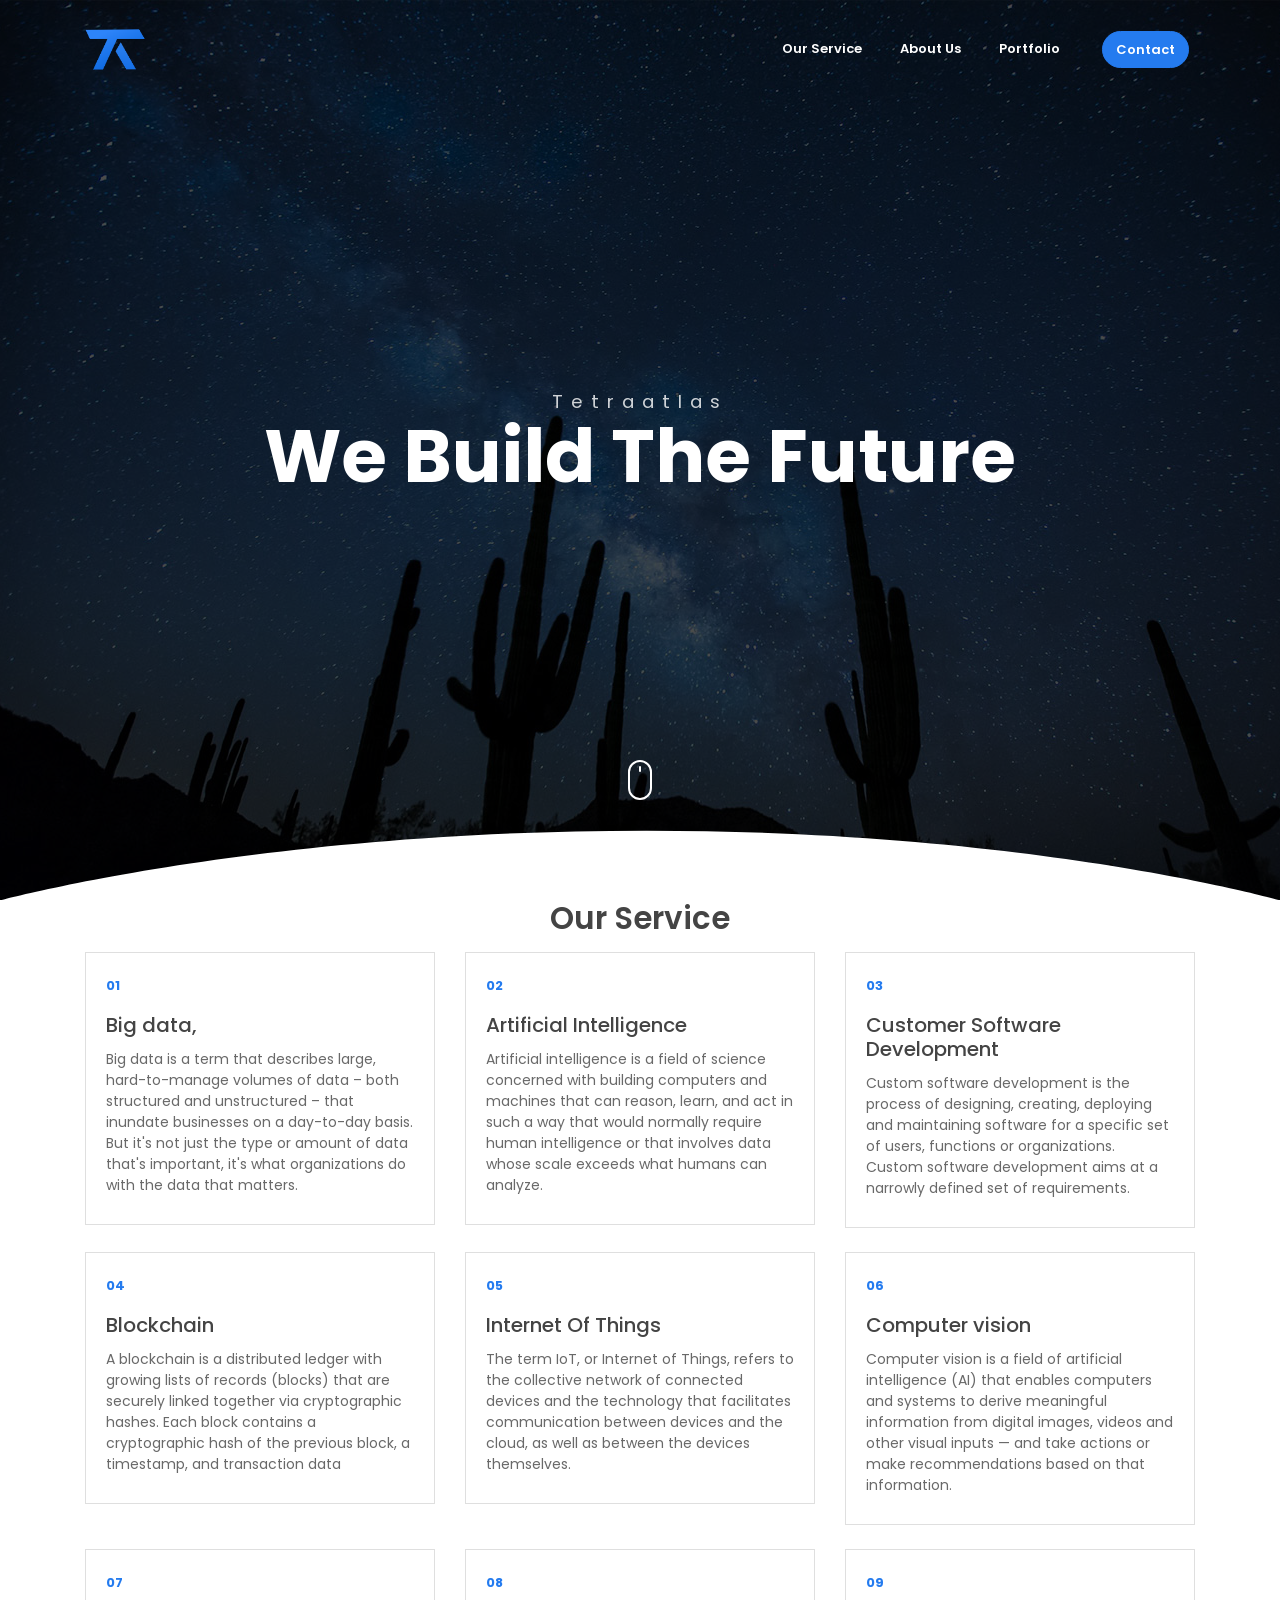
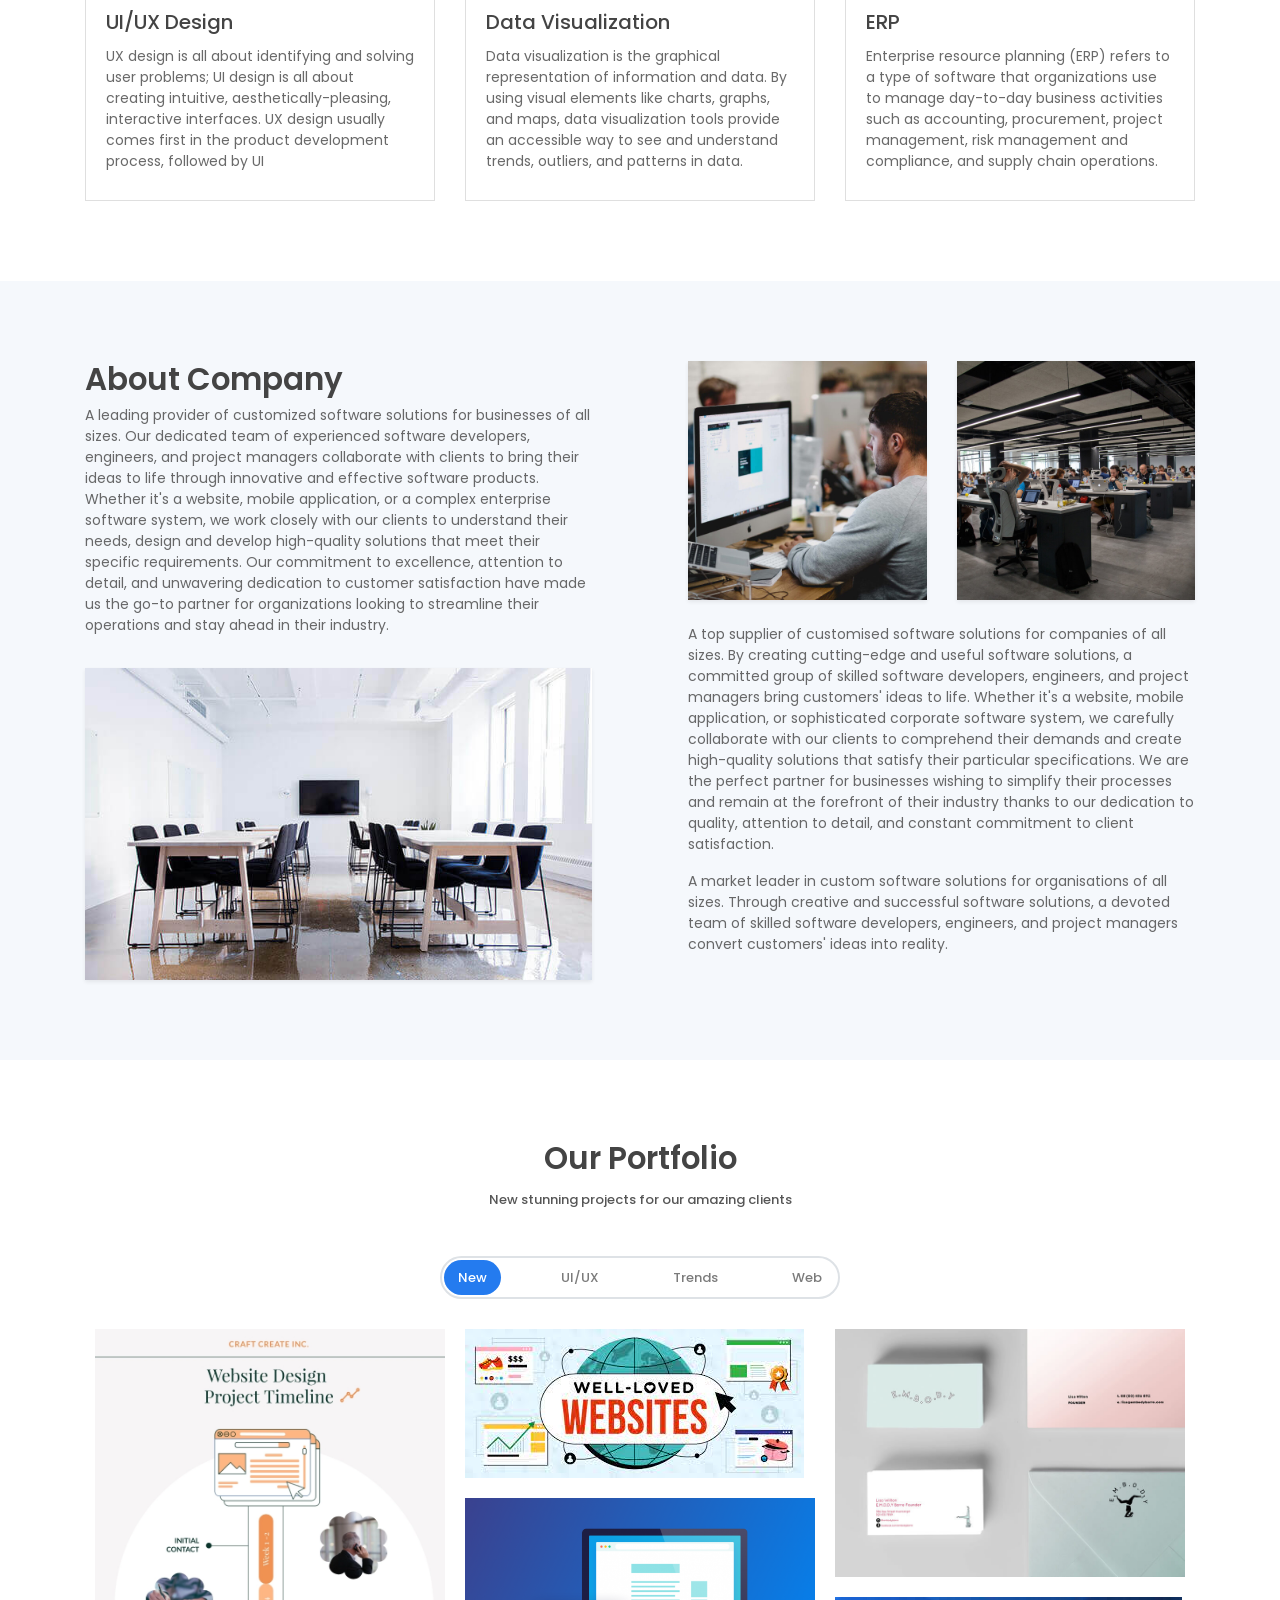
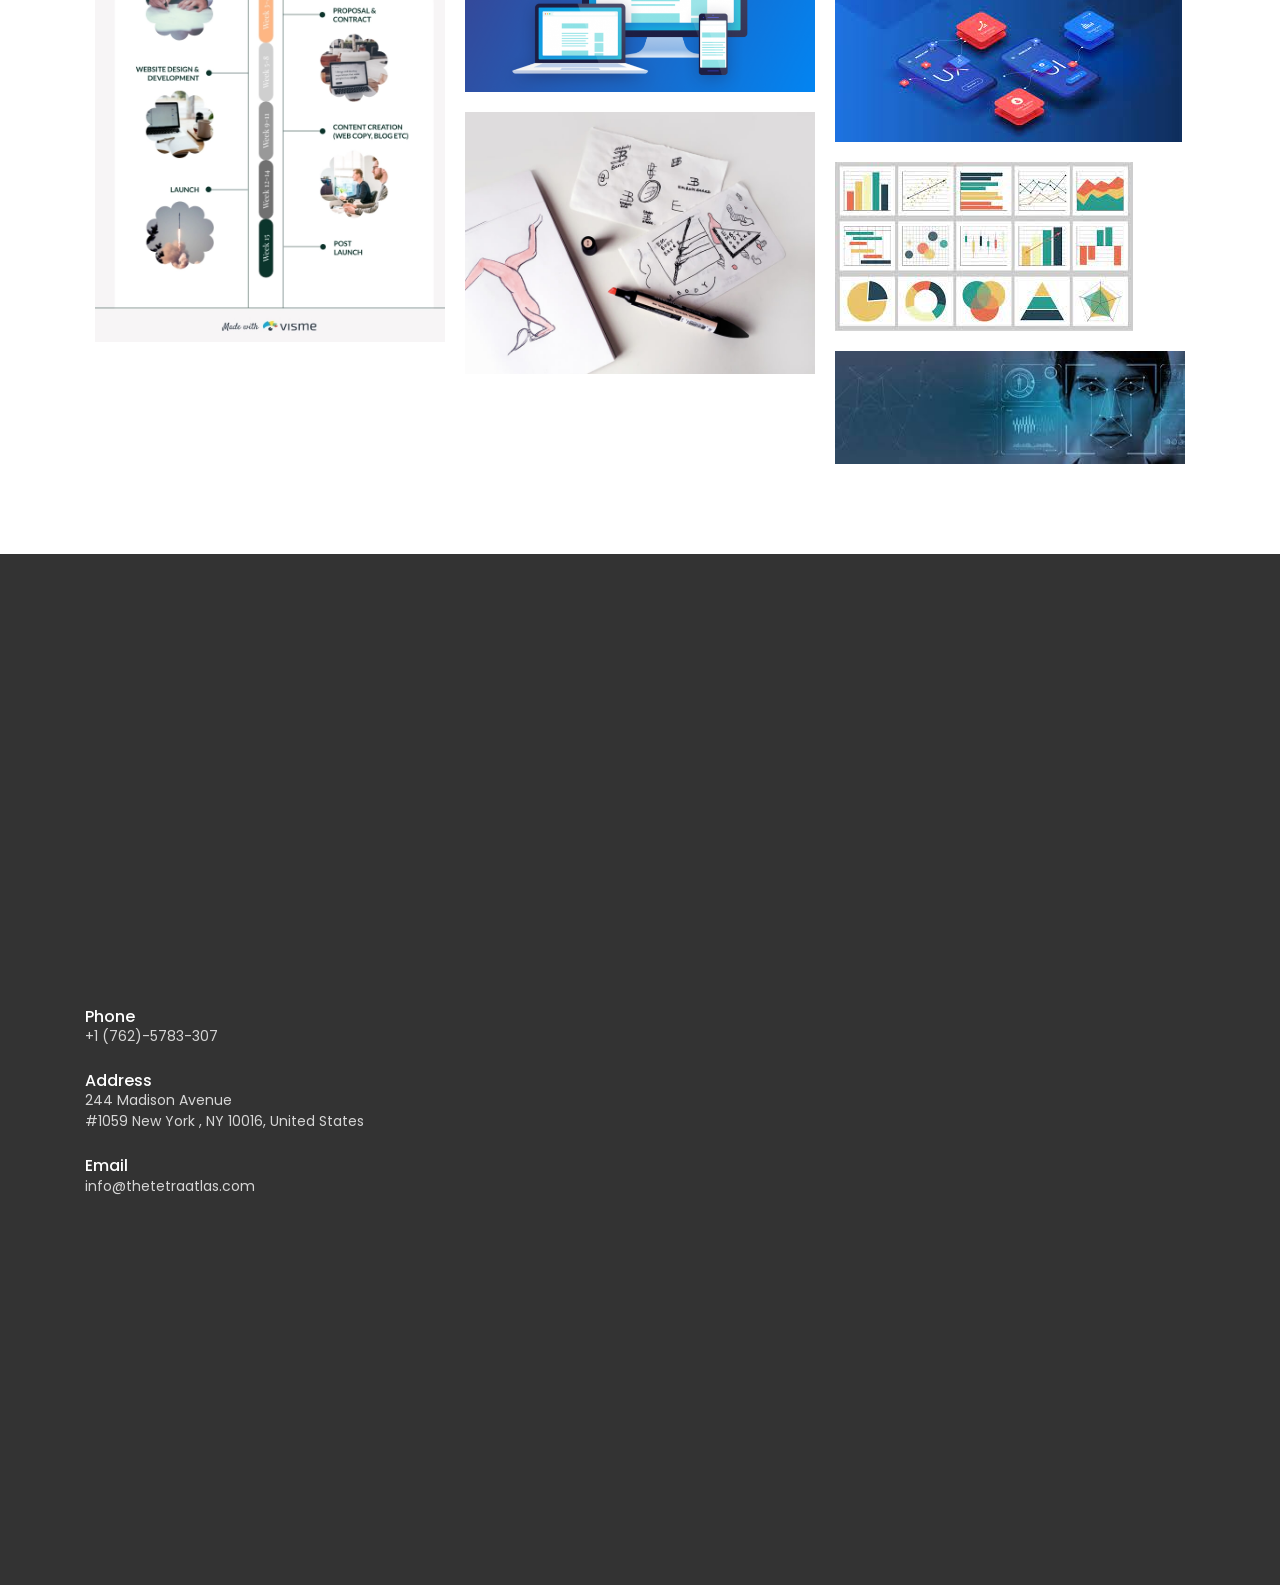
<file: index.html>
<!DOCTYPE html>
<html lang="en">
<head>
	<meta charset="utf-8">
    <meta name="viewport" content="width=device-width, initial-scale=1, shrink-to-fit=no">
    <meta name="description" content="Start your development with Tetraatlas">
    <meta name="author" content="Devcrud">
    <title>TetraAtlas</title>
    <!-- font icons -->
    <link rel="stylesheet" href="assets/vendors/themify-icons/css/themify-icons.css">
    <!-- Bootstrap + Tetraatlasmain styles -->
	<link rel="stylesheet" href="assets/css/leadmark.css">
</head>
<body data-spy="scroll" data-target=".navbar" data-offset="40" id="home">

    <!-- page Navigation -->
    <nav class="navbar custom-navbar navbar-expand-md navbar-light fixed-top" data-spy="affix" data-offset-top="10">
        <div class="container">
            <a class="navbar-brand" href="#">
                <img src="assets/imgs/logo.png" alt="">
            </a>
            <button class="navbar-toggler ml-auto" type="button" data-toggle="collapse" data-target="#navbarSupportedContent" aria-controls="navbarSupportedContent" aria-expanded="false" aria-label="Toggle navigation">
                <span class="navbar-toggler-icon"></span>
            </button>
            <div class="collapse navbar-collapse" id="navbarSupportedContent">
                <ul class="navbar-nav ml-auto">                     
                    <li class="nav-item">
                        <a class="nav-link" href="#service">Our Service</a>
                    </li>
                    <li class="nav-item">
                        <a class="nav-link" href="#about">About Us</a>
                    </li>
                    <li class="nav-item">
                        <a class="nav-link" href="#portfolio">Portfolio</a>
                    </li>
                    <!-- <li class="nav-item">
                        <a class="nav-link" href="#blog">Blog</a>
                    </li> -->
                    <li class="nav-item">
                        <a class="nav-link ml-4 nav-link btn btn-primary btn-sm rounded" href="#contact" class="ml-4 nav-link btn btn-primary btn-sm rounded">Contact</a>
                    </li>
                   
                </ul>
            </div>
        </div>
    </nav>
    <!-- End Of Second Navigation -->

    <!-- Page Header -->
    <header class="header">
        <div class="overlay">
            <h1 class="subtitle">Tetraatlas</h1>
            <h1 class="title">We Build The Future</h1>  
        </div>  
        <div class="shape">
            <svg viewBox="0 0 1500 200">
                <path d="m 0,240 h 1500.4828 v -71.92164 c 0,0 -286.2763,-81.79324 -743.19024,-81.79324 C 300.37862,86.28512 0,168.07836 0,168.07836 Z"/>
            </svg>
        </div>  
        <div class="mouse-icon"><div class="wheel"></div></div>
    </header>
    <!-- End Of Page Header -->

    <!-- Service Section -->
    <section  id="service" class="section pt-0">
        <div class="container">
            <h6 class="section-title text-center">Our Service</h6>
            

            <div class="row">
                <div class="col-md-4">
                    <div class="card mb-4 mb-md-0">
                        <div class="card-body">
                            <small class="text-primary font-weight-bold">01</small>
                            <h5 class="card-title mt-3"> Big data, <h5>
                            <p class="mb-0">
                                Big data is a term that describes large, hard-to-manage volumes of data – both structured and unstructured – that inundate businesses on a day-to-day basis. But it's not just the type or amount of data that's important, it's what organizations do with the data that matters.                            </p>
                        </div>
                    </div>
                </div>
                <div class="col-md-4">
                    <div class="card mb-4 mb-md-0">
                        <div class="card-body">
                            <small class="text-primary font-weight-bold">02</small>
                            <h5 class="card-title mt-3">Artificial Intelligence<h5>
                            <p class="mb-0">
                                Artificial intelligence is a field of science concerned with building computers and machines that can reason, learn, and act in such a way that would normally require human intelligence or that involves data whose scale exceeds what humans can analyze.                            </p>
                        </div>
                    </div>
                </div>
                <div class="col-md-4">
                    <div class="card mb-4 mb-md-0">
                        <div class="card-body">
                            <small class="text-primary font-weight-bold">03</small>
                            <h5 class="card-title mt-3">Customer Software Development<h5>
                            <p class="mb-0">
                                Custom software development is the process of designing, creating, deploying and maintaining software for a specific set of users, functions or organizations. Custom software development aims at a narrowly defined set of requirements.</p>
                        </div>
                    </div>
                </div>              
            </div>

            <br>
            <div class="row">
                <div class="col-md-4">
                    <div class="card mb-4 mb-md-0">
                        <div class="card-body">
                            <small class="text-primary font-weight-bold">04</small>
                            <h5 class="card-title mt-3"> Blockchain <h5>
                            <p class="mb-0">
                                A blockchain is a distributed ledger with growing lists of records (blocks) that are securely linked together via cryptographic hashes. Each block contains a cryptographic hash of the previous block, a timestamp, and transaction data 
                            </p>
                        </div>
                    </div>
                </div>
                <div class="col-md-4">
                    <div class="card mb-4 mb-md-0">
                        <div class="card-body">
                            <small class="text-primary font-weight-bold">05</small>
                            <h5 class="card-title mt-3">Internet Of Things<h5>
                            <p class="mb-0">
                                The term IoT, or Internet of Things, refers to the collective network of connected devices and the technology that facilitates communication between devices and the cloud, as well as between the devices themselves.                            </p>
                        </div>
                    </div>
                </div>
                <div class="col-md-4">
                    <div class="card mb-4 mb-md-0">
                        <div class="card-body">
                            <small class="text-primary font-weight-bold">06</small>
                            <h5 class="card-title mt-3">Computer vision<h5>
                            <p class="mb-0">
                                Computer vision is a field of artificial intelligence (AI) that enables computers and systems to derive meaningful information from digital images, videos and other visual inputs — and take actions or make recommendations based on that information.                            </p>
                        </div>
                    </div>
                </div>              
            </div>
            <br>
            <div class="row">
                <div class="col-md-4">
                    <div class="card mb-4 mb-md-0">
                        <div class="card-body">
                            <small class="text-primary font-weight-bold">07</small>
                            <h5 class="card-title mt-3"> UI/UX Design <h5>
                            <p class="mb-0">
                                UX design is all about identifying and solving user problems; UI design is all about creating intuitive, aesthetically-pleasing, interactive interfaces. UX design usually comes first in the product development process, followed by UI                            </p>
                        </div>
                    </div>
                </div>
                <div class="col-md-4">
                    <div class="card mb-4 mb-md-0">
                        <div class="card-body">
                            <small class="text-primary font-weight-bold">08</small>
                            <h5 class="card-title mt-3">Data Visualization<h5>
                            <p class="mb-0">
                                Data visualization is the graphical representation of information and data. By using visual elements like charts, graphs, and maps, data visualization tools provide an accessible way to see and understand trends, outliers, and patterns in data.                            </p>
                        </div>
                    </div>
                </div>
                <div class="col-md-4">
                    <div class="card mb-4 mb-md-0">
                        <div class="card-body">
                            <small class="text-primary font-weight-bold">09</small>
                            <h5 class="card-title mt-3">ERP<h5>
                            <p class="mb-0">
                                Enterprise resource planning (ERP) refers to a type of software that organizations use to manage day-to-day business activities such as accounting, procurement, project management, risk management and compliance, and supply chain operations.                            </p>
                        </div>
                    </div>
                </div>              
            </div>

        </div>
    </section>
    <!-- End OF Service Section -->

    <!-- About Section -->
    <section class="section" id="about">
        <div class="container">
            <div class="row justify-content-between">
                <div class="col-md-6 pr-md-5 mb-4 mb-md-0">
                    <h6 class="section-title mb-0">About Company</h6>
              
                    <p >A leading provider of customized software solutions for businesses of all sizes. Our dedicated team of experienced software developers, engineers, and project managers collaborate with clients to bring their ideas to life through innovative and effective software products. Whether it's a website, mobile application, or a complex enterprise software system, we work closely with our clients to understand their needs, design and develop high-quality solutions that meet their specific requirements. Our commitment to excellence, attention to detail, and unwavering dedication to customer satisfaction have made us the go-to partner for organizations looking to streamline their operations and stay ahead in their industry. </p>
                    <img src="assets/imgs/about.jpg" alt="" class="w-100 mt-3 shadow-sm">
                </div>
                <div class="col-md-6 pl-md-5">
                    <div class="row">
                        <div class="col-6">
                            <img src="assets/imgs/about-1.jpg" alt="" class="w-100 shadow-sm">
                        </div>
                        <div class="col-6">
                            <img src="assets/imgs/about-2.jpg" alt="" class="w-100 shadow-sm">
                        </div>
                        <div class="col-12 mt-4">
                            <p>A top supplier of customised software solutions for companies of all sizes.
                                By creating cutting-edge and useful software solutions, a committed group of skilled software developers, engineers, and project managers bring customers' ideas to life.
                                Whether it's a website, mobile application, or sophisticated corporate software system, we carefully collaborate with our clients to comprehend their demands and create high-quality solutions that satisfy their particular specifications.
                                We are the perfect partner for businesses wishing to simplify their processes and remain at the forefront of their industry thanks to our dedication to quality, attention to detail, and constant commitment to client satisfaction. </p>
                            <p>
                            </p>
                            <p>A market leader in custom software solutions for organisations of all sizes. Through
                                creative and successful software solutions, a devoted team of skilled 
                               software developers, engineers, and project managers convert customers' 
                               ideas into reality. </p>
                        </div>
                    </div>
                </div>
            </div>              
        </div>
    </section>
    <!-- End OF About Section -->

    <!-- Portfolio Section -->
    <section id="portfolio" class="section portfolio-section">
        <div class="container">
            <h6 class="section-title text-center">Our Portfolio</h6>
            <h6 class="section-subtitle mb-5 text-center">New stunning projects for our amazing clients</h6>
            <div class="filters">
                <a href="#" data-filter=".new" class="active">
                    New
                </a>
                <a href="#" data-filter=".advertising">
                    UI/UX
                </a>
                <a href="#" data-filter=".branding">
                    Trends
                </a>
                <a href="#" data-filter=".web">
                    Web
                </a>
            </div>
            <div class="portfolio-container"> 
                <div class="col-md-6 col-lg-4 web new">
                    <div class="portfolio-item">
                        <img src="assets/imgs/web1.webp" class="img-fluid">
                        <div class="content-holder">
                            <a class="img-popup" href="assets/imgs/web1.jpeg"></a>
                            <div class="text-holder">
                                <h6 class="title">WEB</h6>
                            </div>
                        </div>   
                    </div>             
                </div>
                <div class="col-md-6 col-lg-4 web new">
                    <div class="portfolio-item">
                        <img src="assets/imgs/web2.jpg" class="img-fluid">
                        <div class="content-holder">
                            <a class="img-popup" href="assets/imgs/web2.jpg"></a>
                            <div class="text-holder">
                                <h6 class="title">WEB</h6>
                            </div>
                        </div> 
                    </div>                         
                </div>
                <div class="col-md-6 col-lg-4 advertising new">
                    <div class="portfolio-item">
                        <img src="assets/imgs/advertising-2.jpg" class="img-fluid">                         
                        <div class="content-holder">
                            <a class="img-popup" href="assets/imgs/advertising-2.jpg"></a>
                            <div class="text-holder">
                                <h6 class="title">UI/UX</h6>
                            </div>
                        </div>    
                    </div>              
                </div> 
                <div class="col-md-6 col-lg-4 web">
                    <div class="portfolio-item">
                        <img src="assets/imgs/web1.png" class="img-fluid">
                        <div class="content-holder">
                            <a class="img-popup" href="assets/imgs/web1.png"></a>
                            <div class="text-holder">
                                <h6 class="title">WEB</h6>
                            </div>
                        </div>
                    </div>                                                     
                </div>

                <div class="col-md-6 col-lg-4 advertising"> 
                    <div class="portfolio-item">
                        <img src="assets/imgs/advertising-1.png" class="img-fluid">                               
                        <div class="content-holder">
                            <a class="img-popup" href="assets/imgs/advertising-1.jpg"></a>
                            <div class="text-holder">
                                <h6 class="title">UI/UX</h6>
                            </div>
                        </div>
                    </div>                                                       
                </div> 
                <div class="col-md-6 col-lg-4 web new">
                    <div class="portfolio-item">
                        <img src="assets/imgs/web3.png" class="img-fluid">  
                       <div class="content-holder">
                            <a class="img-popup" href="assets/imgs/web3.png"></a>
                            <div class="text-holder">
                                <h6 class="title">WEB</h6>
                            </div>
                        </div>
                    </div>                                                     
                </div>
                <div class="col-md-6 col-lg-4 advertising new">
                    <div class="portfolio-item">
                        <img src="assets/imgs/advertising-3.jpg" class="img-fluid">       
                       <div class="content-holder">
                            <a class="img-popup" href="assets/imgs/advertising-3.jpg"></a>
                            <div class="text-holder">
                                <h6 class="title">UI/UX</h6>
                            </div>
                        </div>
                    </div>                                                       
                </div> 
                <div class="col-md-6 col-lg-4 advertising new"> 
                    <div class="portfolio-item">
                        <img src="assets/imgs/advertising-4.jpg" class="img-fluid">            
                        <div class="content-holder">
                            <a class="img-popup" href="assets/imgs/advertising-4.jpg"></a>
                            <div class="text-holder">
                                <h6 class="title">UI/UX</h6>
                            </div>
                        </div>
                    </div>
                            
                </div> 
                <div class="col-md-6 col-lg-4 branding new">
                    <div class="portfolio-item">
                        <img src="assets/imgs/branding-1.jpg" class="img-fluid">                        
                        <div class="content-holder">
                            <a class="img-popup" href="assets/imgs/branding-1.jpg"></a>
                            <div class="text-holder">
                                <h6 class="title">TRENDS</h6>
                            </div>
                        </div> 
                    </div>
                </div> 
                <div class="col-md-6 col-lg-4 branding">
                    <div class="portfolio-item">
                        <img src="assets/imgs/branding-2.png" class="img-fluid">  
                        <div class="content-holder">
                            <a class="img-popup" href="assets/imgs/branding-2.jpg"></a>
                            <div class="text-holder">
                                <h6 class="title">TRENDS</h6>
                            </div>
                        </div>
                    </div>                                                     
                </div> 
                <div class="col-md-6 col-lg-4 branding new">
                    <div class="portfolio-item">
                        <img src="assets/imgs/branding-3.jpg" class="img-fluid">   
                        <div class="content-holder">
                            <a class="img-popup" href="assets/imgs/branding-3.jpg"></a>
                            <div class="text-holder">
                                <h6 class="title">TRENDS</h6>
                            </div>
                        </div>
                    </div>                                                    
                </div> 
                <div class="col-md-6 col-lg-4 branding">
                    <div class="portfolio-item">
                        <img src="assets/imgs/branding-4.jpg" class="img-fluid">                      
                        <div class="content-holder">
                            <a class="img-popup" href="assets/imgs/branding-4.jpg"></a>
                            <div class="text-holder">
                                <h6 class="title">TRENDS</h6>
                            </div>
                        </div>
                    </div>                                                      
                </div> 
                <div class="col-md-6 col-lg-4 branding">
                    <div class="portfolio-item">
                        <img src="assets/imgs/ai.jpeg" class="img-fluid">          
                        <div class="content-holder">
                            <a class="img-popup" href="assets/imgs/ai.jpeg"></a>
                            <div class="text-holder">
                                <h6 class="title">TRENDS</h6>
                            </div>
                        </div>
                    </div>                                                   
                </div>
            </div>   
        </div>            
    </section>
    <!-- End of portfolio section -->

    <!-- Blog Section -->
    <!-- <section class="section" id="blog">
        <div class="container">
            <h6 class="section-title mb-0 text-center">Latest Articles</h6>
            <h6 class="section-subtitle mb-5 text-center">Architecto provident deserunt eveniet libero</h6>

            <div class="row">
                <div class="col-md-4">
                    <div class="card border-0 mb-4">
                        <img src="assets/imgs/blog-1.jpg" alt="" class="card-img-top w-100">
                        <div class="card-body">                         
                            <h6 class="card-title">Pariatur Omnis Harum quae sint.</h6>
                            <p>Fuga quae ratione inventore Perferendis porro.</p>
                            <a href="javascript:void(0)" class="small text-muted">Go To The Article</a>
                        </div>
                    </div>
                </div>
                <div class="col-md-4">
                    <div class="card border-0 mb-4">
                        <img src="assets/imgs/blog-2.jpg" alt="" class="card-img-top w-100">
                        <div class="card-body">                         
                            <h6 class="card-title"> Harum Quae Porro</h5>
                            <p>Fuga quae ratione inventore Perferendis porro.</p>
                            <a href="javascript:void(0)" class="small text-muted">Go To The Article</a>
                        </div>
                    </div>
                </div>
                <div class="col-md-4">
                    <div class="card border-0 mb-4">
                        <img src="assets/imgs/blog-3.jpg" alt="" class="card-img-top w-100">
                        <div class="card-body">                         
                            <h6 class="card-title">Qui optio neque alias</h6>
                            <p>Fuga quae ratione inventore Perferendis porro.</p>
                            <a href="javascript:void(0)" class="small text-muted">Go To The Article</a>
                        </div>
                    </div>
                </div>
            </div>
        </div>
    </section> -->
    <!-- End of Blog Section -->

    <!-- Testmonial Section -->
    <!-- <section class="section" id="testmonial">
        <div class="container">
            <h6 class="section-title text-center mb-0">Testmonials</h6>
            <h6 class="section-subtitle mb-5 text-center">What Our Clients Says</h6>
            <div class="row">
                <div class="col-md-4 my-3 my-md-0">
                    <div class="card">
                        <div class="card-body">
                            <div class="media align-items-center mb-3">
                                <img class="mr-3" src="assets/imgs/avatar.jpg" alt="">
                                <div class="media-body">
                                    <h6 class="mt-1 mb-0">John Doe</h6>
                                    <small class="text-muted mb-0">Business Analyst</small>     
                                </div>
                            </div>
                            <p class="mb-0">Lorem ipsum dolor sit amet, consectetur adipisicing elit. Delectus enim modi, id dicta reiciendis itaque.</p>
                        </div>
                    </div>
                </div>
                <div class="col-md-4 my-3 my-md-0">
                    <div class="card">
                        <div class="card-body">
                            <div class="media align-items-center mb-3">
                                <img class="mr-3" src="assets/imgs/avatar-1.jpg" alt="">
                                <div class="media-body">
                                    <h6 class="mt-1 mb-0">Maria Garcia</h6>
                                    <small class="text-muted mb-0">Insurance Agent</small>      
                                </div>
                            </div>
                            <p class="mb-0">Lorem ipsum dolor sit amet, consectetur adipisicing elit. Delectus enim modi, id dicta reiciendis itaque.</p>
                        </div>
                    </div>
                </div>
                <div class="col-md-4 my-3 my-md-0">
                    <div class="card">
                        <div class="card-body">
                            <div class="media align-items-center mb-3">
                                <img class="mr-3" src="assets/imgs/avatar-2.jpg" alt="">
                                <div class="media-body">
                                    <h6 class="mt-1 mb-0">Mason Miller</h6>
                                    <small class="text-muted mb-0">Residential Appraiser</small>        
                                </div>
                            </div>
                            <p class="mb-0">Lorem ipsum dolor sit amet, consectetur adipisicing elit. Delectus enim modi, id dicta reiciendis itaque.</p>
                        </div>
                    </div>
                </div>
            </div>
        </div>
    </section> -->
    <!-- End of Testmonial Section -->

    <!-- Contact Section -->
    <section id="contact" class="section has-img-bg pb-0">
        <div class="container">
            <div class="row align-items-center">
                <div class="col-md-5 my-3">
                    <h6 class="mb-0">Phone</h6>
                    <p class="mb-4">+1 (762)-5783-307</p>

                    <h6 class="mb-0">Address</h6>
                    <p class="mb-4">244 Madison Avenue<br>#1059 New York , NY 10016, United States</p>

                    <h6 class="mb-0">Email</h6>
                    <p class="mb-0">info@thetetraatlas.com</p>
                    <p></p>
                </div>
                <div class="col-md-7">
                    <iframe src="https://docs.google.com/forms/d/e/1FAIpQLSdXh8UQpZ-vIldCRMDpjz4tKJxCZFFahNrIAZVAwZxqkKQuHQ/viewform?embedded=true" width="640" height="944" frameborder="0" marginheight="0" marginwidth="0">Loading…</iframe>
                </div>
            </div>
            <!-- Page Footer -->
            <!-- <footer class="mt-5 py-4 border-top border-secondary">
                <p class="mb-0 small">&copy; <script>document.write(new Date().getFullYear())</script>, TetraatlasCreated By <a href="https://www.devcrud.com" target="_blank">DevCrud.</a>  All rights reserved </p>     
            </footer> -->
            <!-- End of Page Footer -->  
        </div>
    </section>
	
	<!-- core  -->
    <script src="assets/vendors/jquery/jquery-3.4.1.js"></script>
    <script src="assets/vendors/bootstrap/bootstrap.bundle.js"></script>

    <!-- bootstrap 3 affix -->
	<script src="assets/vendors/bootstrap/bootstrap.affix.js"></script>

    <!-- Isotope -->
    <script src="assets/vendors/isotope/isotope.pkgd.js"></script>

    <!-- Tetraatlasjs -->
    <script src="assets/js/leadmark.js"></script>

</body>
</html>
</file>
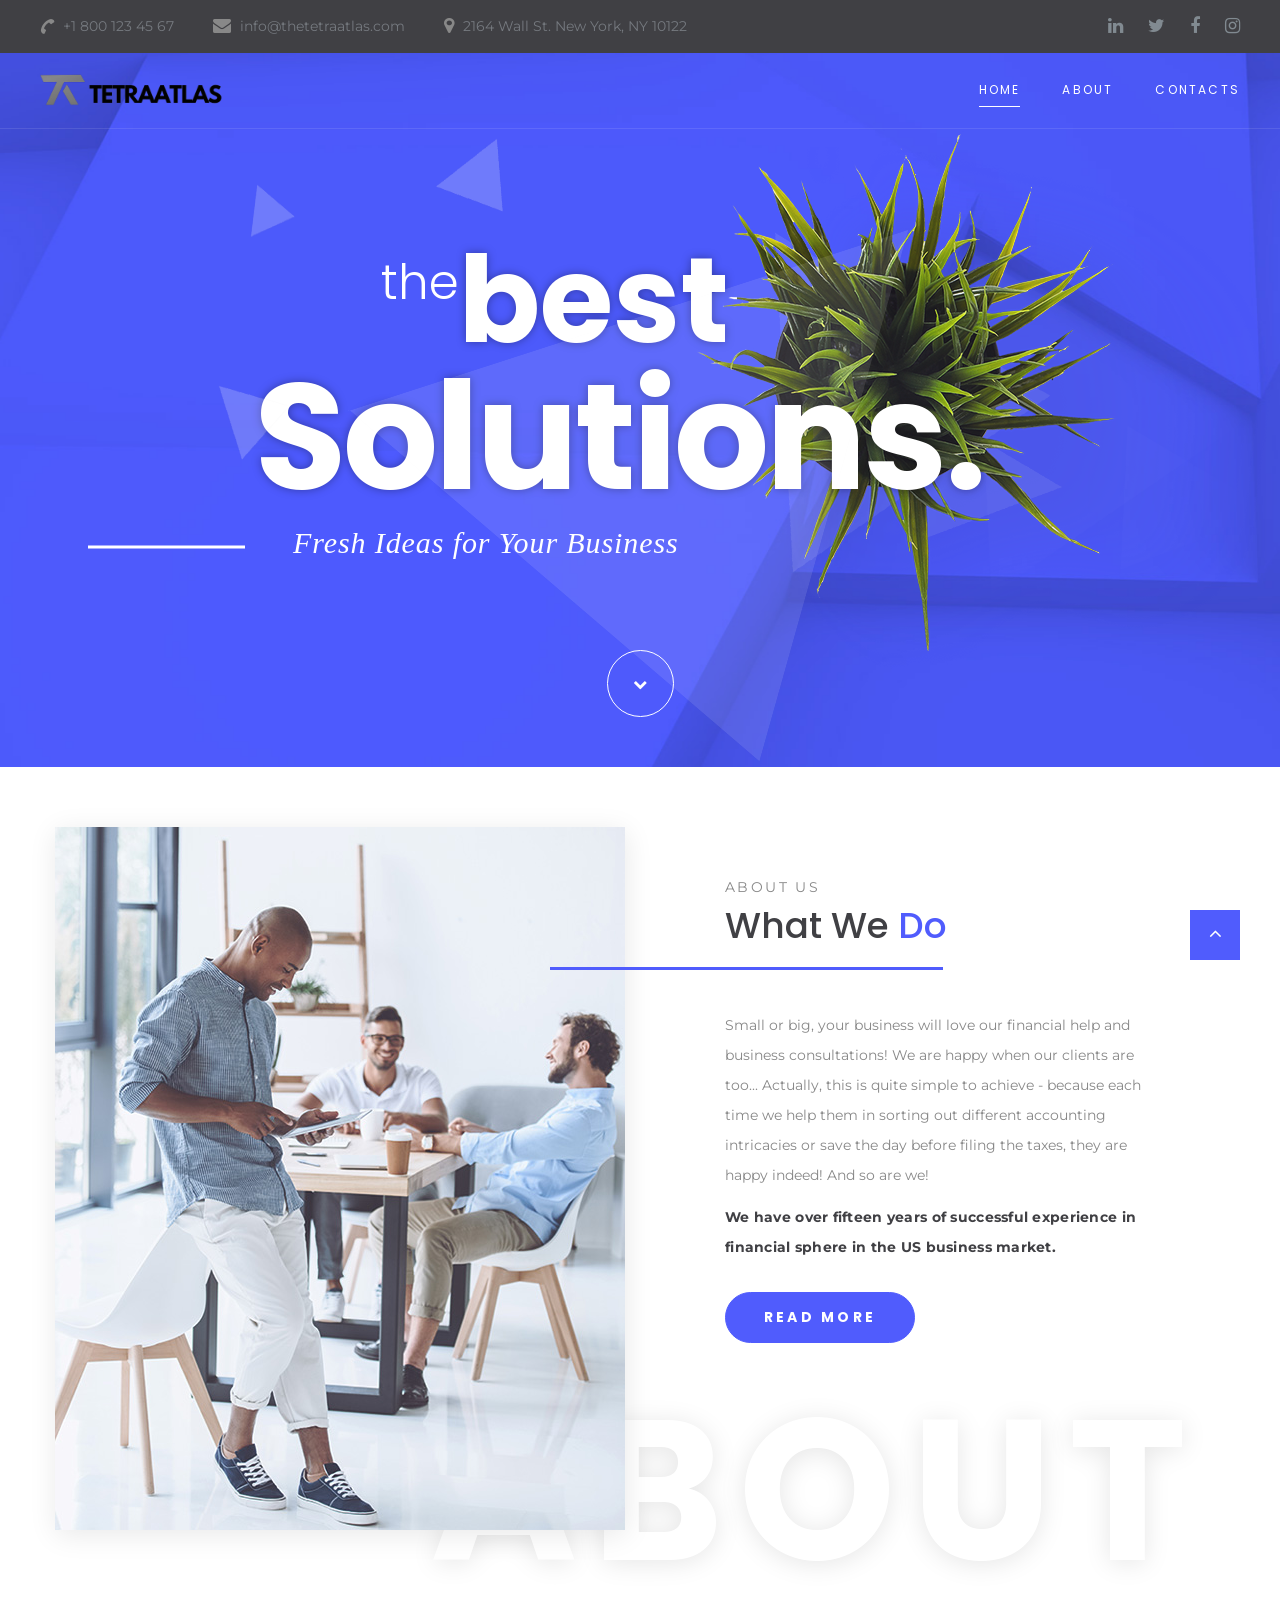
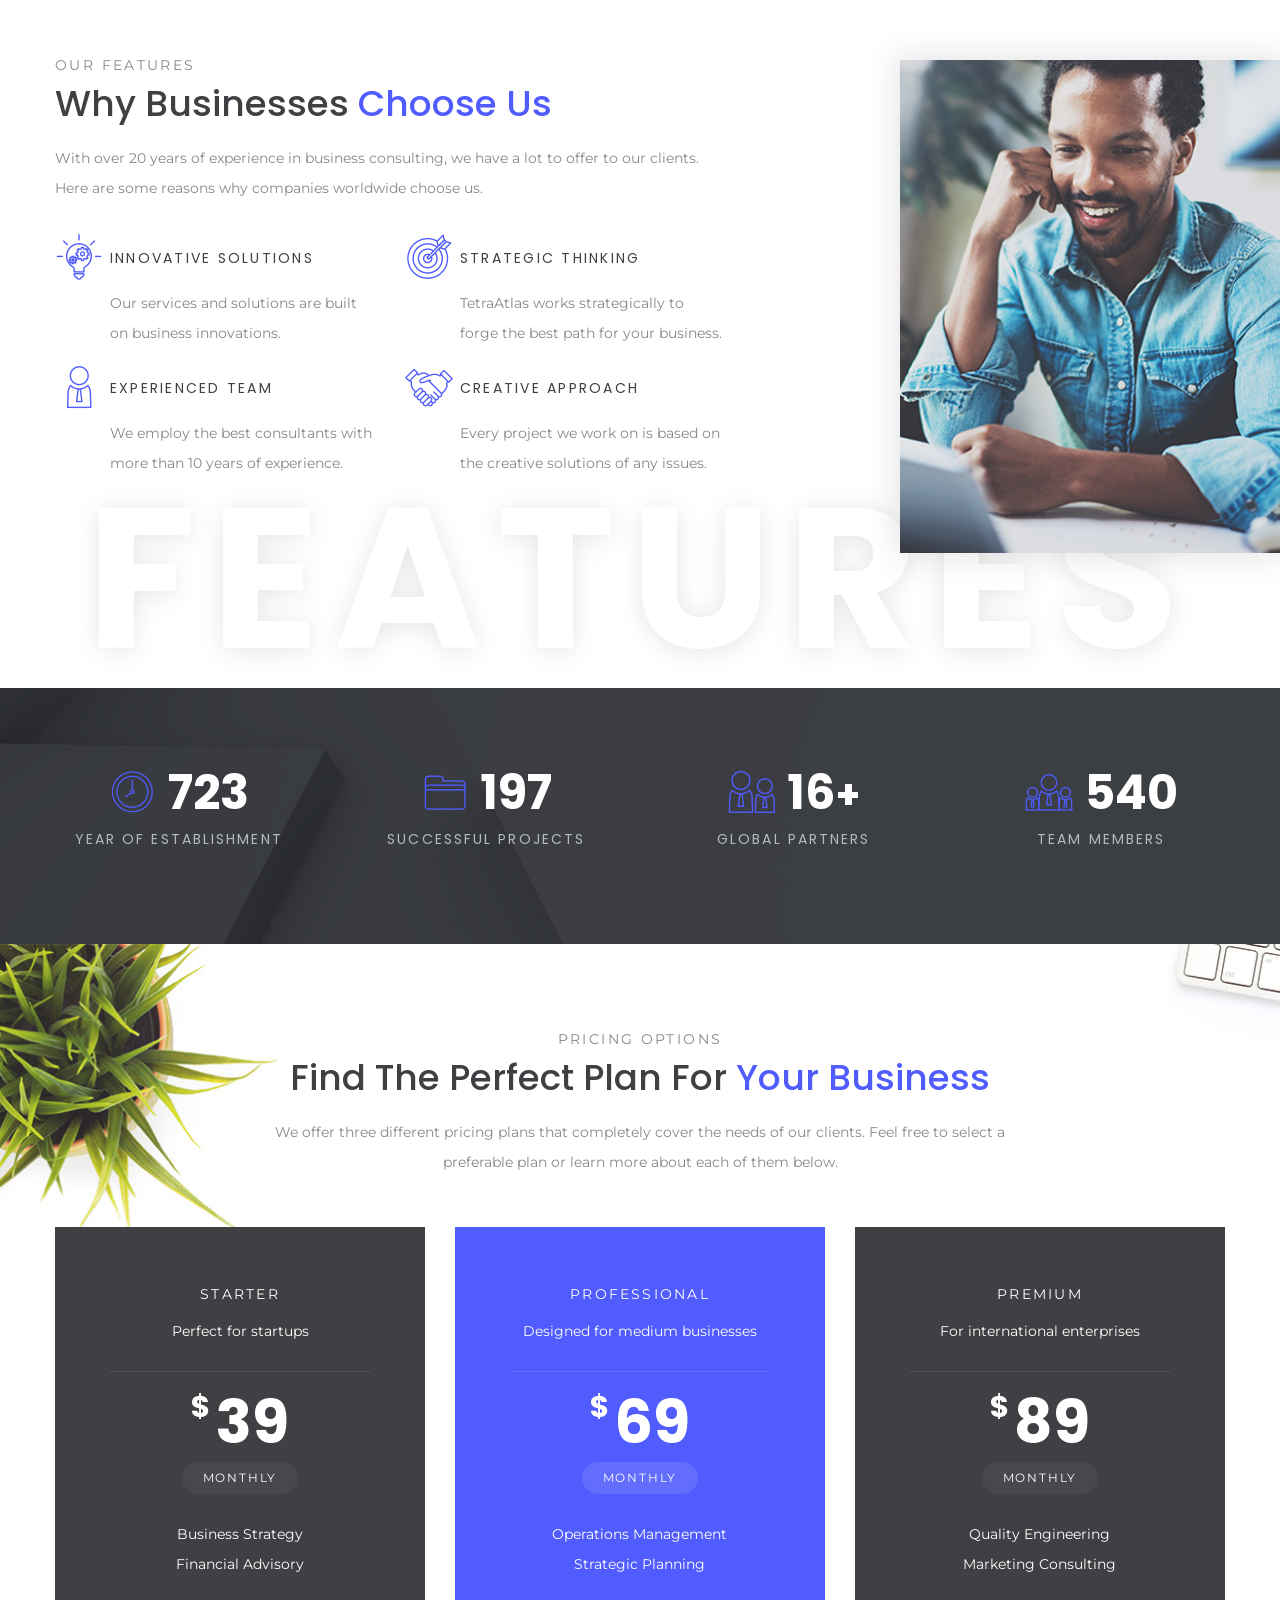
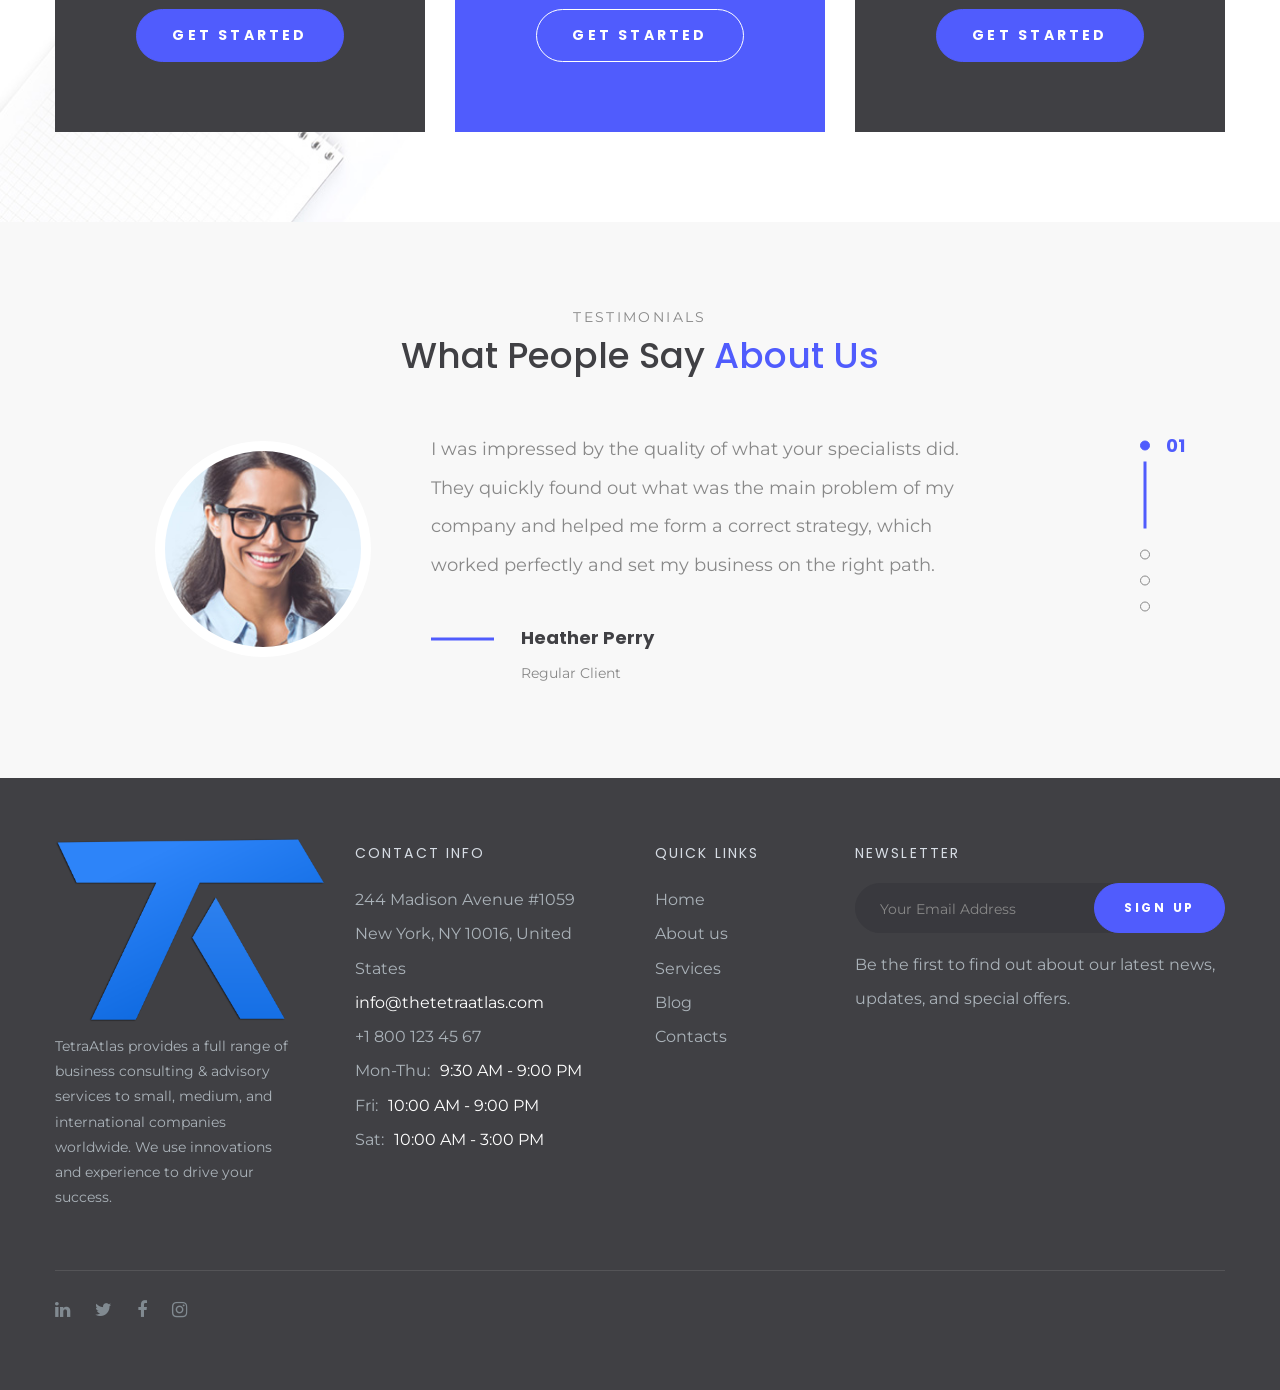
<file: site/index.html>
<!DOCTYPE html>
<html class="wide wow-animation" lang="en">
  <head>
    <title>Home</title>
    <meta charset="utf-8">
    <meta name="viewport" content="width=device-width, height=device-height, initial-scale=1.0">
    <meta http-equiv="X-UA-Compatible" content="IE=edge">
    <link rel="icon" href="images/favicon.ico" type="image/x-icon">
    <link rel="stylesheet" type="text/css" href="//fonts.googleapis.com/css?family=Montserrat:300,400,700%7CPoppins:300,400,500,700,900">
    <link rel="stylesheet" href="css/bootstrap.css">
    <link rel="stylesheet" href="css/fonts.css">
    <link rel="stylesheet" href="css/style.css">
    <style>.ie-panel{display: none;background: #212121;padding: 10px 0;box-shadow: 3px 3px 5px 0 rgba(0,0,0,.3);clear: both;text-align:center;position: relative;z-index: 1;} html.ie-10 .ie-panel, html.lt-ie-10 .ie-panel {display: block;}</style>
  </head>
  <body>
    <div class="ie-panel"><a href="http://windows.microsoft.com/en-US/internet-explorer/"><img src="images/ie8-panel/warning_bar_0000_us.jpg" height="42" width="820" alt="You are using an outdated browser. For a faster, safer browsing experience, upgrade for free today."></a></div>
    <div class="preloader">
      <div class="preloader-body">
        <div class="cssload-container">
          <div class="cssload-speeding-wheel"></div>
        </div>
        <p>Loading...</p>
      </div>
    </div></a>
    <div class="page">
      <header class="section page-header">
        <!--RD Navbar-->
        <div class="rd-navbar-wrap">
          <nav class="rd-navbar rd-navbar-classic" data-layout="rd-navbar-fixed" data-sm-layout="rd-navbar-fixed" data-md-layout="rd-navbar-fixed" data-md-device-layout="rd-navbar-fixed" data-lg-layout="rd-navbar-static" data-lg-device-layout="rd-navbar-static" data-xl-layout="rd-navbar-static" data-xl-device-layout="rd-navbar-static" data-lg-stick-up-offset="46px" data-xl-stick-up-offset="46px" data-xxl-stick-up-offset="46px" data-lg-stick-up="true" data-xl-stick-up="true" data-xxl-stick-up="true">
            <div class="rd-navbar-collapse-toggle rd-navbar-fixed-element-1" data-rd-navbar-toggle=".rd-navbar-collapse"><span></span></div>
            <div class="rd-navbar-aside-outer rd-navbar-collapse bg-gray-dark">
              <div class="rd-navbar-aside">
                <ul class="list-inline navbar-contact-list">
                  <li>
                    <div class="unit unit-spacing-xs align-items-center">
                      <div class="unit-left"><span class="icon text-middle fa-phone"></span></div>
                      <div class="unit-body"><a href="tel:#">+1 800 123 45 67</a></div>
                    </div>
                  </li>
                  <li>
                    <div class="unit unit-spacing-xs align-items-center">
                      <div class="unit-left"><span class="icon text-middle fa-envelope"></span></div>
                      <div class="unit-body"><a href="mailto:#">info@thetetraatlas.com</a></div>
                    </div>
                  </li>
                  <li>
                    <div class="unit unit-spacing-xs align-items-center">
                      <div class="unit-left"><span class="icon text-middle fa-map-marker"></span></div>
                      <div class="unit-body"><a href="#">2164 Wall St. New York, NY 10122</a></div>
                    </div>
                  </li>
                </ul>
                <ul class="social-links">
                  <li><a class="icon icon-sm icon-circle icon-circle-md icon-bg-white fa-linkedin" href="#"></a></li>
                  <li><a class="icon icon-sm icon-circle icon-circle-md icon-bg-white fa-twitter" href="#"></a></li>
                  <li><a class="icon icon-sm icon-circle icon-circle-md icon-bg-white fa-facebook" href="#"></a></li>
                  <li><a class="icon icon-sm icon-circle icon-circle-md icon-bg-white fa-instagram" href="#"></a></li>
                </ul>
              </div>
            </div>
            <div class="rd-navbar-main-outer">
              <div class="rd-navbar-main">
                <!--RD Navbar Panel-->
                <div class="rd-navbar-panel">
                  <!--RD Navbar Toggle-->
                  <button class="rd-navbar-toggle" data-rd-navbar-toggle=".rd-navbar-nav-wrap"><span></span></button>
                  <!--RD Navbar Brand-->
                  <div class="rd-navbar-brand">
                    <!--Brand--><a class="brand" href="index.html">
                      <img class="brand-logo-dark" src="images/logo-default-200x34.png" alt="" width="100" height="17"/>
                      <img class="brand-logo-light" src="images/logo-inverse-200x34.png" alt="" width="100" height="17"/>
                    </a>
                  </div>
                </div>
                <div class="rd-navbar-main-element">
                  <div class="rd-navbar-nav-wrap">
                    <ul class="rd-navbar-nav">
                      <li class="rd-nav-item active"><a class="rd-nav-link" href="index.html">Home</a>
                      </li>
                      <li class="rd-nav-item"><a class="rd-nav-link" href="about.html">About</a>
                      </li>
                      
                      <li class="rd-nav-item"><a class="rd-nav-link" href="contacts.html">Contacts</a>
                      </li>
                    </ul>
                  </div>
                </div>
              </div>
            </div>
          </nav>
        </div>
      </header>
      <!--Main section-->
      <section class="section main-section parallax-scene-js" style="background:url('images/bg-1-1700x803.jpg') no-repeat center center; background-size:cover;">
        <div class="container">
          <div class="row justify-content-center">
            <div class="col-xl-8 col-12">
              <div class="main-decorated-box text-center text-xl-left">
                <h1 class="text-white text-xl-center wow slideInRight" data-wow-delay=".3s"><span class="align-top offset-top-30 d-inline-block font-weight-light prefix-text">the</span><span class="big font-weight-bold d-inline-flex offset-right-170">best</span><span class="biggest d-block d-xl-flex font-weight-bold">Solutions.</span></h1>
                <div class="decorated-subtitle text-italic text-white wow slideInLeft">Fresh Ideas for Your Business</div>
              </div>
            </div>
            <div class="col-12 text-center offset-top-75" data-wow-delay=".2s"><a class="button-way-point d-inline-block text-center d-inline-flex flex-column justify-content-center" href="#" data-custom-scroll-to="about"><span class="fa-chevron-down"></span></a></div>
          </div>
        </div>
        <div class="decorate-layer">
          <div class="layer-1">
            <div class="layer" data-depth=".20"><img src="images/parallax-item-1-563x532.png" alt="" width="563" height="266"/>
            </div>
          </div>
          <div class="layer-2">
            <div class="layer" data-depth=".30"><img src="images/parallax-item-2-276x343.png" alt="" width="276" height="171"/>
            </div>
          </div>
          <div class="layer-3">
            <div class="layer" data-depth=".40"><img src="images/parallax-item-3-153x144.png" alt="" width="153" height="72"/>
            </div>
          </div>
          <div class="layer-4">
            <div class="layer" data-depth=".20"><img src="images/parallax-item-4-69x74.png" alt="" width="69" height="37"/>
            </div>
          </div>
          <div class="layer-5">
            <div class="layer" data-depth=".40"><img src="images/parallax-item-5-72x75.png" alt="" width="72" height="37"/>
            </div>
          </div>
          <div class="layer-6">
            <div class="layer" data-depth=".30"><img src="images/parallax-item-6-45x54.png" alt="" width="45" height="27"/>
            </div>
          </div>
        </div>
      </section>
      <!--About-->
      <section class="section section-sm position-relative" id="about">
        <div class="container">
          <div class="row row-30">
            <div class="col-lg-6">
              <div class="block-decorate-img wow fadeInLeft" data-wow-delay=".2s"><img src="images/home-1-570x703.jpg" alt="" width="570" height="351"/>
              </div>
            </div>
            <div class="col-lg-6 col-12">
              <div class="block-sm offset-top-45">
                <div class="section-name wow fadeInRight" data-wow-delay=".2s">About us</div>
                <h3 class="wow fadeInLeft text-capitalize devider-bottom" data-wow-delay=".3s">What We<span class="text-primary"> Do</span></h3>
                <p class="offset-xl-40 wow fadeInUp" data-wow-delay=".4s">Small or big, your business will love our financial help and business consultations! We are happy when our clients are too... Actually, this is quite simple to achieve - because each time we help them in sorting out different accounting intricacies or save the day before filing the taxes, they are happy indeed! And so are we!</p>
                <p class="default-letter-spacing font-weight-bold text-gray-dark wow fadeInUp" data-wow-delay=".4s">We have over fifteen years of successful experience in financial sphere in the US business market.</p><a class="button-width-190 button-primary button-circle button-lg button offset-top-30" href="#">read more</a>
              </div>
            </div>
          </div>
        </div>
        <div class="decor-text decor-text-1">ABOUT</div>
      </section>
      <!--Features-->
      <section class="section custom-section position-relative section-md">
        <div class="container">
          <div class="row">
            <div class="col-xl-7 col-lg-7 col-12">
              <div class="section-name wow fadeInRight">our features</div>
              <h3 class="text-capitalize devider-left wow fadeInLeft" data-wow-delay=".2s">Why Businesses<span class="text-primary"> Choose us</span></h3>
              <p>With over 20 years of experience in business consulting, we have a lot to offer to our clients. Here are some reasons why companies worldwide choose us.</p>
              <div class="row row-15">
                <div class="col-xl-6 wow fadeInUp" data-wow-delay=".2s">
                  <div class="box-default">
                    <div class="box-default-title">Innovative Solutions</div>
                    <p class="box-default-description">Our services and solutions are built on business innovations.</p><span class="box-default-icon novi-icon icon-lg mercury-icon-lightbulb-gears"></span>
                  </div>
                </div>
                <div class="col-xl-6 wow fadeInUp" data-wow-delay=".3s">
                  <div class="box-default">
                    <div class="box-default-title">Strategic Thinking</div>
                    <p class="box-default-description">TetraAtlas works strategically to forge the best path for your business.</p><span class="box-default-icon novi-icon icon-lg mercury-icon-target-2"></span>
                  </div>
                </div>
                <div class="col-xl-6 wow fadeInUp" data-wow-delay=".4s">
                  <div class="box-default">
                    <div class="box-default-title">Experienced Team</div>
                    <p class="box-default-description">We employ the best consultants with more than 10 years of experience.</p><span class="box-default-icon novi-icon icon-lg mercury-icon-user"></span>
                  </div>
                </div>
                <div class="col-xl-6 wow fadeInUp" data-wow-delay=".5s">
                  <div class="box-default">
                    <div class="box-default-title">Creative Approach</div>
                    <p class="box-default-description">Every project we work on is based on the creative solutions of any issues.</p><span class="box-default-icon novi-icon icon-lg mercury-icon-partners"></span>
                  </div>
                </div>
              </div>
            </div>
          </div>
        </div>
        <div class="image-left-side wow slideInRight" data-wow-delay=".5s"><img src="images/home-2-636x480.jpg" alt="" width="636" height="240"/>
        </div>
        <div class="decor-text decor-text-2 wow fadeInUp" data-wow-delay=".3s">features</div>
      </section>
      <!--Counters-->
      <section class="section bg-image-2">
        <div class="container section-md">
          <div class="row row-30 text-center">
            <div class="col-xl-3 col-sm-6 col-12">
              <div class="counter-classic">
                <div class="counter-classic-number"><span class="icon-lg novi-icon offset-right-10 mercury-icon-time"></span><span class="counter text-white" data-speed="2000">2007</span>
                </div>
                <div class="counter-classic-title">Year of Establishment</div>
              </div>
            </div>
            <div class="col-xl-3 col-sm-6 col-12">
              <div class="counter-classic">
                <div class="counter-classic-number"><span class="icon-lg novi-icon offset-right-10 mercury-icon-folder"></span><span class="counter text-white" data-speed="2000">547</span>
                </div>
                <div class="counter-classic-title">Successful Projects</div>
              </div>
            </div>
            <div class="col-xl-3 col-sm-6 col-12">
              <div class="counter-classic">
                <div class="counter-classic-number"><span class="icon-lg novi-icon offset-right-10 mercury-icon-users"></span><span class="counter text-white" data-speed="2000">45</span><span class="symbol text-white">+</span>
                </div>
                <div class="counter-classic-title">Global Partners</div>
              </div>
            </div>
            <div class="col-xl-3 col-sm-6 col-12">
              <div class="counter-classic">
                <div class="counter-classic-number"><span class="icon-lg novi-icon offset-right-10 mercury-icon-group"></span><span class="counter text-white" data-speed="2000">1500</span>
                </div>
                <div class="counter-classic-title">Team Members</div>
              </div>
            </div>
          </div>
        </div>
      </section>
      <!--Pricing-->
      <section class="section section-md bg-xs-overlay" style="background:url('images/bg-image-3-1700x883.jpg')no-repeat;background-size:cover">
        <div class="container">
          <div class="row row-50 justify-content-center">
            <div class="col-12 text-center col-md-10 col-lg-8">
              <div class="section-name wow fadeInRight" data-wow-delay=".2s">Pricing Options</div>
              <h3 class="wow fadeInLeft text-capitalize" data-wow-delay=".3s">Find the perfect plan for<span class="text-primary"> your business</span></h3>
              <p>We offer three different pricing plans that completely cover the needs of our clients. Feel free to select a preferable plan or learn more about each of them below.</p>
            </div>
          </div>
          <div class="row row-30 justify-content-center">
            <div class="col-xl-4 col-md-6 col-12 wow fadeInDown" data-wow-delay=".3s">
              <div class="pricing-box bg-gray-dark">
                <div class="pricing-box-tittle">Starter</div>
                <p>Perfect for startups</p>
                <hr/>
                <div class="pricing-box-inner"><span class="pricing-box-symbol">$</span><span class="pricing-box-price">39</span></div>
                <div class="pricing-box-label bg-gray">MONTHLY</div>
                <p>Business Strategy <br> Financial Advisory</p><a class="button button-190 button-circle btn-primary-rounded" href="#">get started</a>
              </div>
            </div>
            <div class="col-xl-4 col-md-6 col-12 wow fadeInUp" data-wow-delay=".4s">
              <div class="pricing-box bg-gray-primary">
                <div class="pricing-box-tittle">Professional</div>
                <p>Designed for medium businesses</p>
                <hr/>
                <div class="pricing-box-inner"><span class="pricing-box-symbol">$</span><span class="pricing-box-price">69</span></div>
                <div class="pricing-box-label bg-gray-primary-light">MONTHLY</div>
                <p>Operations Management <br> Strategic Planning</p><a class="button button-190 button-circle btn-rounded-outline" href="#">get started</a>
              </div>
            </div>
            <div class="col-xl-4 col-md-6 col-12 wow fadeInDown" data-wow-delay=".3s">
              <div class="pricing-box bg-gray-dark">
                <div class="pricing-box-tittle">Premium</div>
                <p>For international enterprises</p>
                <hr/>
                <div class="pricing-box-inner"><span class="pricing-box-symbol">$</span><span class="pricing-box-price">89</span></div>
                <div class="pricing-box-label bg-gray">MONTHLY</div>
                <p>Quality Engineering <br> Marketing Consulting</p><a class="button button-190 button-circle btn-primary-rounded" href="#">get started</a>
              </div>
            </div>
          </div>
        </div>
      </section>
      <!--Owl Carousel-->
      <section class="section section-md bg-gray-lighten">
        <div class="container">
          <div class="row justify-content-center">
            <div class="col-xl-10">
              <div class="section-name wow fadeInRight text-center" data-wow-delay=".2s">testimonials</div>
              <h3 class="wow fadeInLeft text-capitalize text-center" data-wow-delay=".3s">What People Say<span class="text-primary"> About Us</span></h3>
              <div class="owl-carousel review-carousel" data-items="1" data-sm-items="1" data-md-items="1" data-lg-items="1" data-xl-items="1" data-xxl-items="1" data-dots="true" data-nav="false" data-stage-padding="0" data-loop="false" data-margin="0" data-mouse-drag="true" data-autoplay="false">
                <div class="item">
                  <div class="item-preview wow fadeInDown" data-wow-delay=".2s"><img src="images/user-1-216x216.jpg" alt="" width="216" height="108"/>
                  </div>
                  <div class="item-description wow fadeInUp" data-wow-delay=".3s">
                    <p>I was impressed by the quality of what your specialists did. They quickly found out what was the main problem of my company and helped me form a correct strategy, which worked perfectly and set my business on the right path.</p>
                    <div class="item-subsection"><span class="item-subsection-title devider-left">Heather Perry</span><span>Regular Client</span></div>
                  </div>
                </div>
                <div class="item">
                  <div class="item-preview wow fadeInDown" data-wow-delay=".2s"><img src="images/user-2-216x216.jpg" alt="" width="216" height="108"/>
                  </div>
                  <div class="item-description wow fadeInUp" data-wow-delay=".3s">
                    <p>I appreciate what you’ve done to help my small company develop and thrive in that market niche that we specialize in. Your business consulting experts are the best in the whole industry and I’m going to recommend you to my partners!</p>
                    <div class="item-subsection"><span class="item-subsection-title devider-left">Donald Hughes</span><span>Regular Client</span></div>
                  </div>
                </div>
                <div class="item">
                  <div class="item-preview wow fadeInDown" data-wow-delay=".2s"><img src="images/user-3-216x216.jpg" alt="" width="216" height="108"/>
                  </div>
                  <div class="item-description wow fadeInUp" data-wow-delay=".3s">
                    <p>My cooperation with your team helped me understand that you really care about your clients – it was proved by a lot of positive reviews already – and that's why I chose you. Thank you for a great job, you are true professionals!</p>
                    <div class="item-subsection"><span class="item-subsection-title devider-left">Anthony Parker</span><span>Regular Client</span></div>
                  </div>
                </div>
                <div class="item">
                  <div class="item-preview wow fadeInDown" data-wow-delay=".2s"><img src="images/user-4-216x216.jpg" alt="" width="216" height="108"/>
                  </div>
                  <div class="item-description wow fadeInUp" data-wow-delay=".3s">
                    <p>Two years after TetraAtlas’s involvement, we are remarkably successful and the leader in served markets. This brought industry knowledge, best practices, and real-world solutions to the intricate challenges we faced.</p>
                    <div class="item-subsection"><span class="item-subsection-title devider-left">Jennifer Coleman</span><span>Regular Client</span></div>
                  </div>
                </div>
              </div>
            </div>
          </div>
        </div>
      </section>
      <!--Footer-->
      <footer class="section footer-classic section-sm">
        <div class="container">
          <div class="row row-30">
            <div class="col-lg-3 wow fadeInLeft">
              <!--Brand--><a class="brand" href="index.html"><img class="brand-logo-dark" src="images/logo.png" alt="" width="100" height="17"/><img class="brand-logo-light" src="images/logo.png" alt="" width="100" height="17"/></a>
              <p class="footer-classic-description offset-top-0 offset-right-25">TetraAtlas provides a full range of business consulting & advisory services to small, medium, and international companies worldwide. We use innovations and experience to drive your success.</p>
            </div>
            <div class="col-lg-3 col-sm-8 wow fadeInUp">
              <P class="footer-classic-title">contact info</P>
              <div class="d-block offset-top-0">244 Madison Avenue #1059<span class="d-lg-block">New York, NY 10016, United States</span></div><a class="d-inline-block accent-link" href="mailto:#">info@thetetraatlas.com</a><a class="d-inline-block" href="tel:#">+1 800 123 45 67</a>
              <ul>
                <li>Mon-Thu:<span class="d-inline-block offset-left-10 text-white">9:30 AM - 9:00 PM</span></li>
                <li>Fri:<span class="d-inline-block offset-left-10 text-white">10:00 AM - 9:00 PM</span></li>
                <li>Sat:<span class="d-inline-block offset-left-10 text-white">10:00 AM - 3:00 PM</span></li>
              </ul>
            </div>
            <div class="col-lg-2 col-sm-4 wow fadeInUp" data-wow-delay=".3s">
              <P class="footer-classic-title">Quick Links</P>
              <ul class="footer-classic-nav-list">
                <li><a href="index.html">Home</a></li>
                <li><a href="about.html">About us</a></li>
                <li><a href="#">Services</a></li>
                <li><a href="#">Blog</a></li>
                <li><a href="contacts.html">Contacts</a></li>
              </ul>
            </div>
            <div class="col-lg-4 wow fadeInLeft" data-wow-delay=".2s">
              <P class="footer-classic-title">newsletter</P>
              <form class="rd-mailform text-left footer-classic-subscribe-form" data-form-output="form-output-global" data-form-type="contact" method="post" action="bat/rd-mailform.php">
                <div class="form-wrap">
                  <label class="form-label" for="subscribe-email">Your Email Address</label>
                  <input class="form-input" id="subscribe-email" type="email" name="email" data-constraints="@Email @Required">
                </div>
                <div class="form-button group-sm text-center text-lg-left">
                  <button class="button button-primary button-circle" type="submit">sign up</button>
                </div>
              </form>
              <p>Be the first to find out about our latest news, updates, and special offers.</p>
            </div>
          </div>
        </div>
        <div class="container wow fadeInUp" data-wow-delay=".4s">
          <div class="footer-classic-aside">
            <ul class="social-links">
              <li><a class="fa fa-linkedin" href="#"></a></li>
              <li><a class="fa fa fa-twitter" href="#"></a></li>
              <li><a class="fa fa-facebook" href="#"></a></li>
              <li><a class="fa fa-instagram" href="#"></a></li>
            </ul>
          </div>
        </div>
      </footer>
    </div>
    <div class="snackbars" id="form-output-global"></div>
    <script src="js/core.min.js"></script>
    <script src="js/script.js"></script>
    <!--coded by Drel-->
  </body>
</html>
</file>
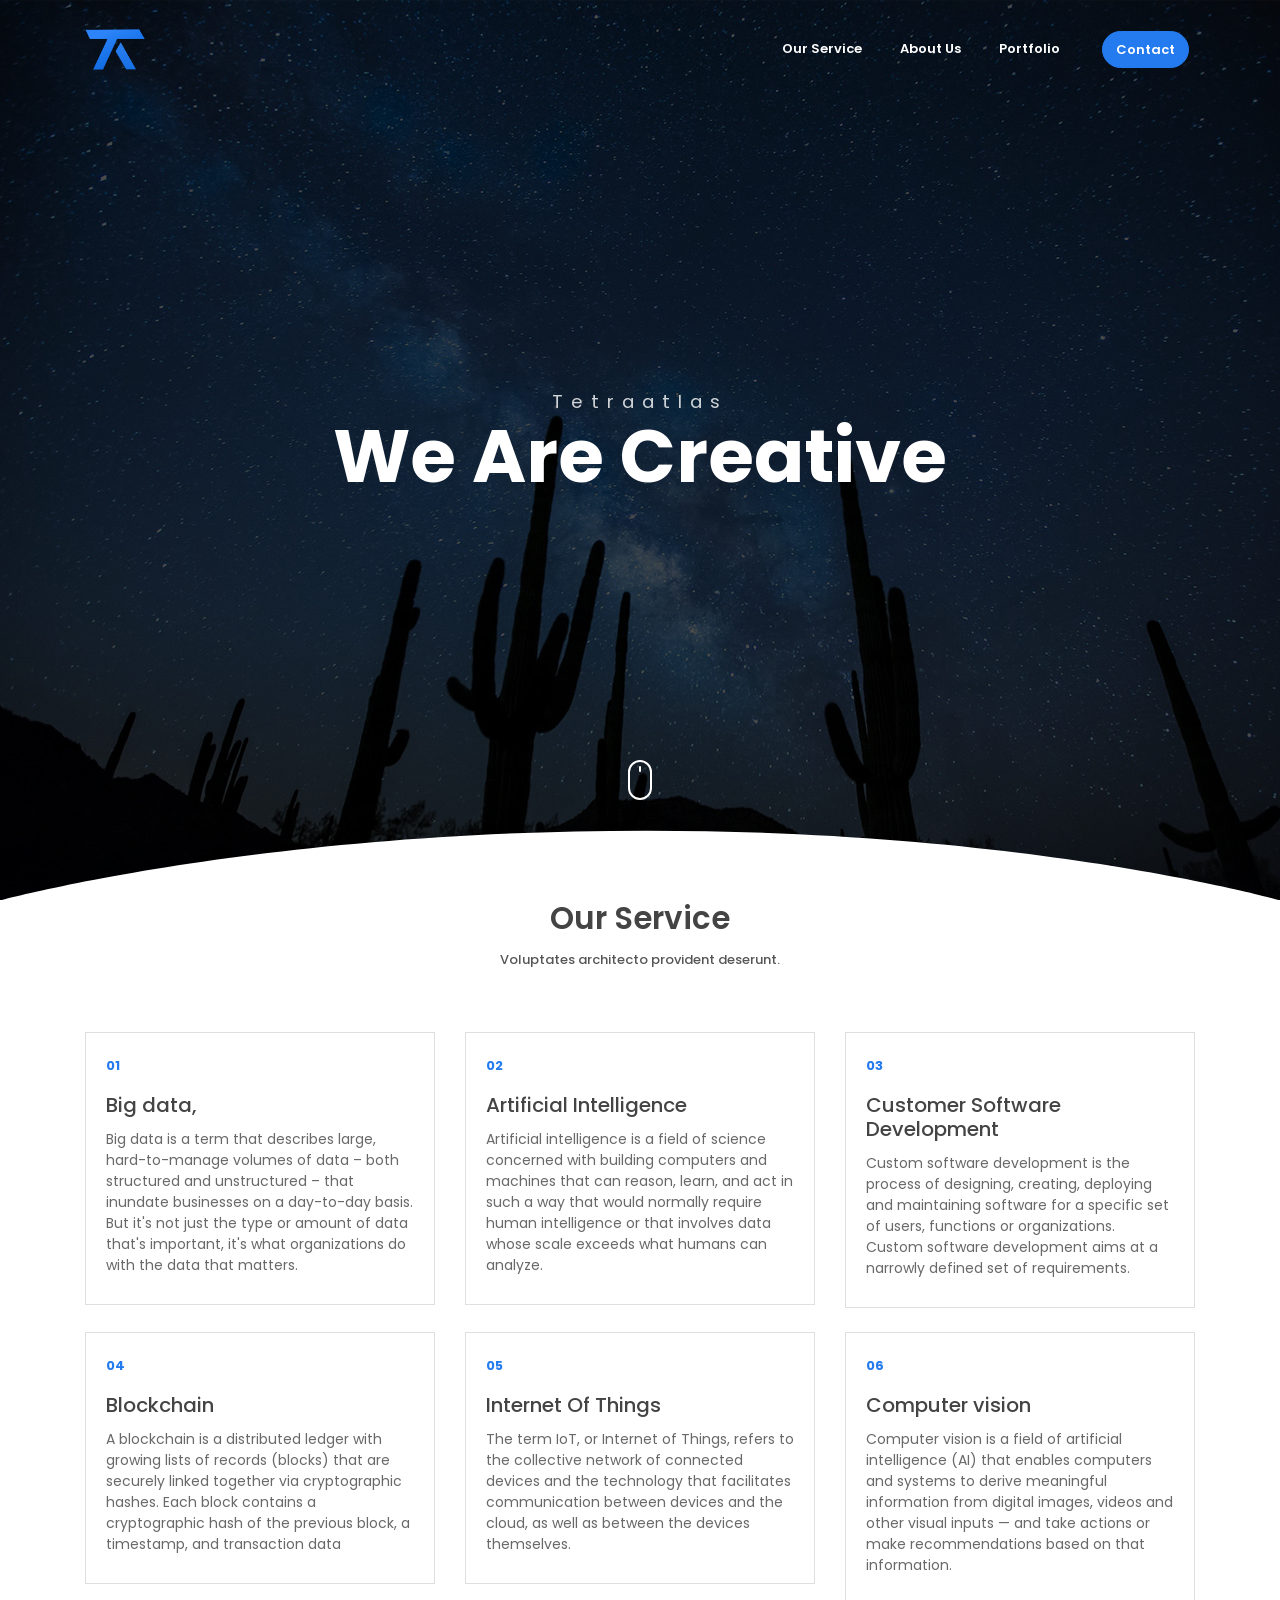
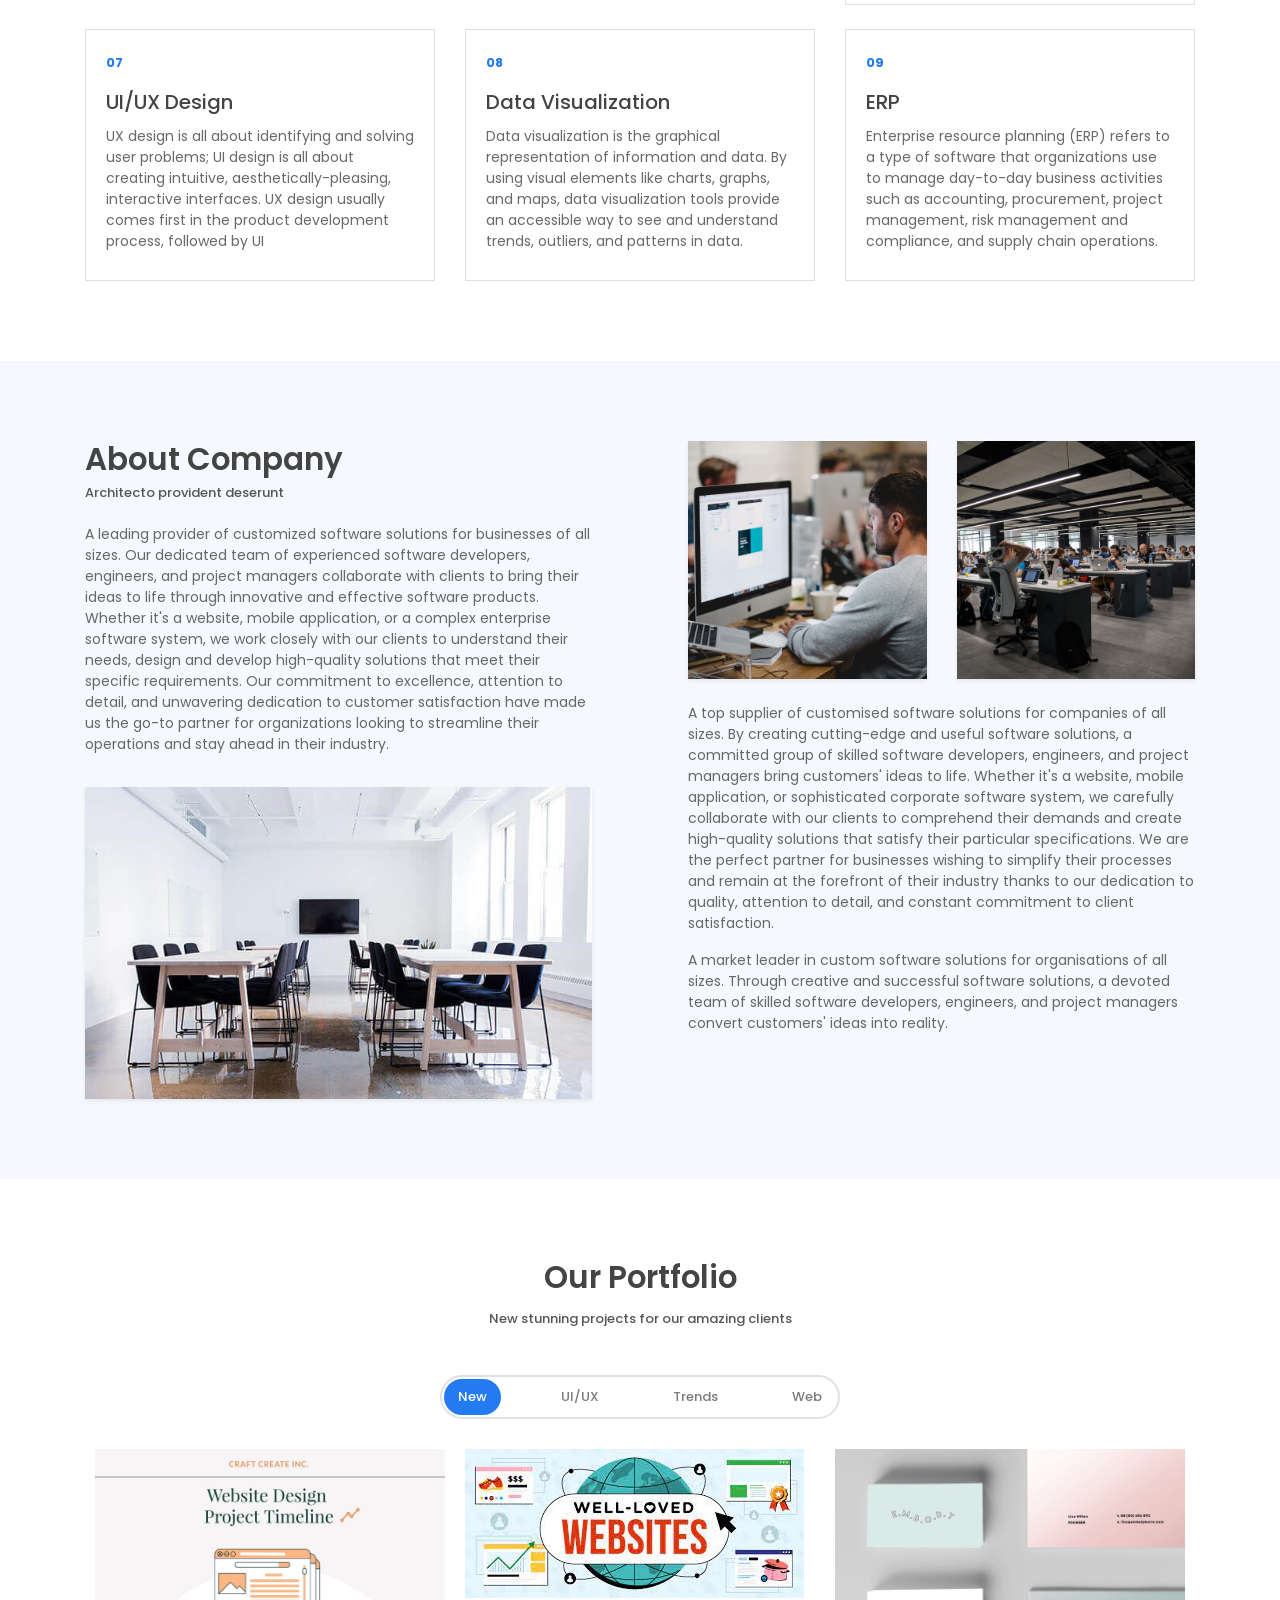
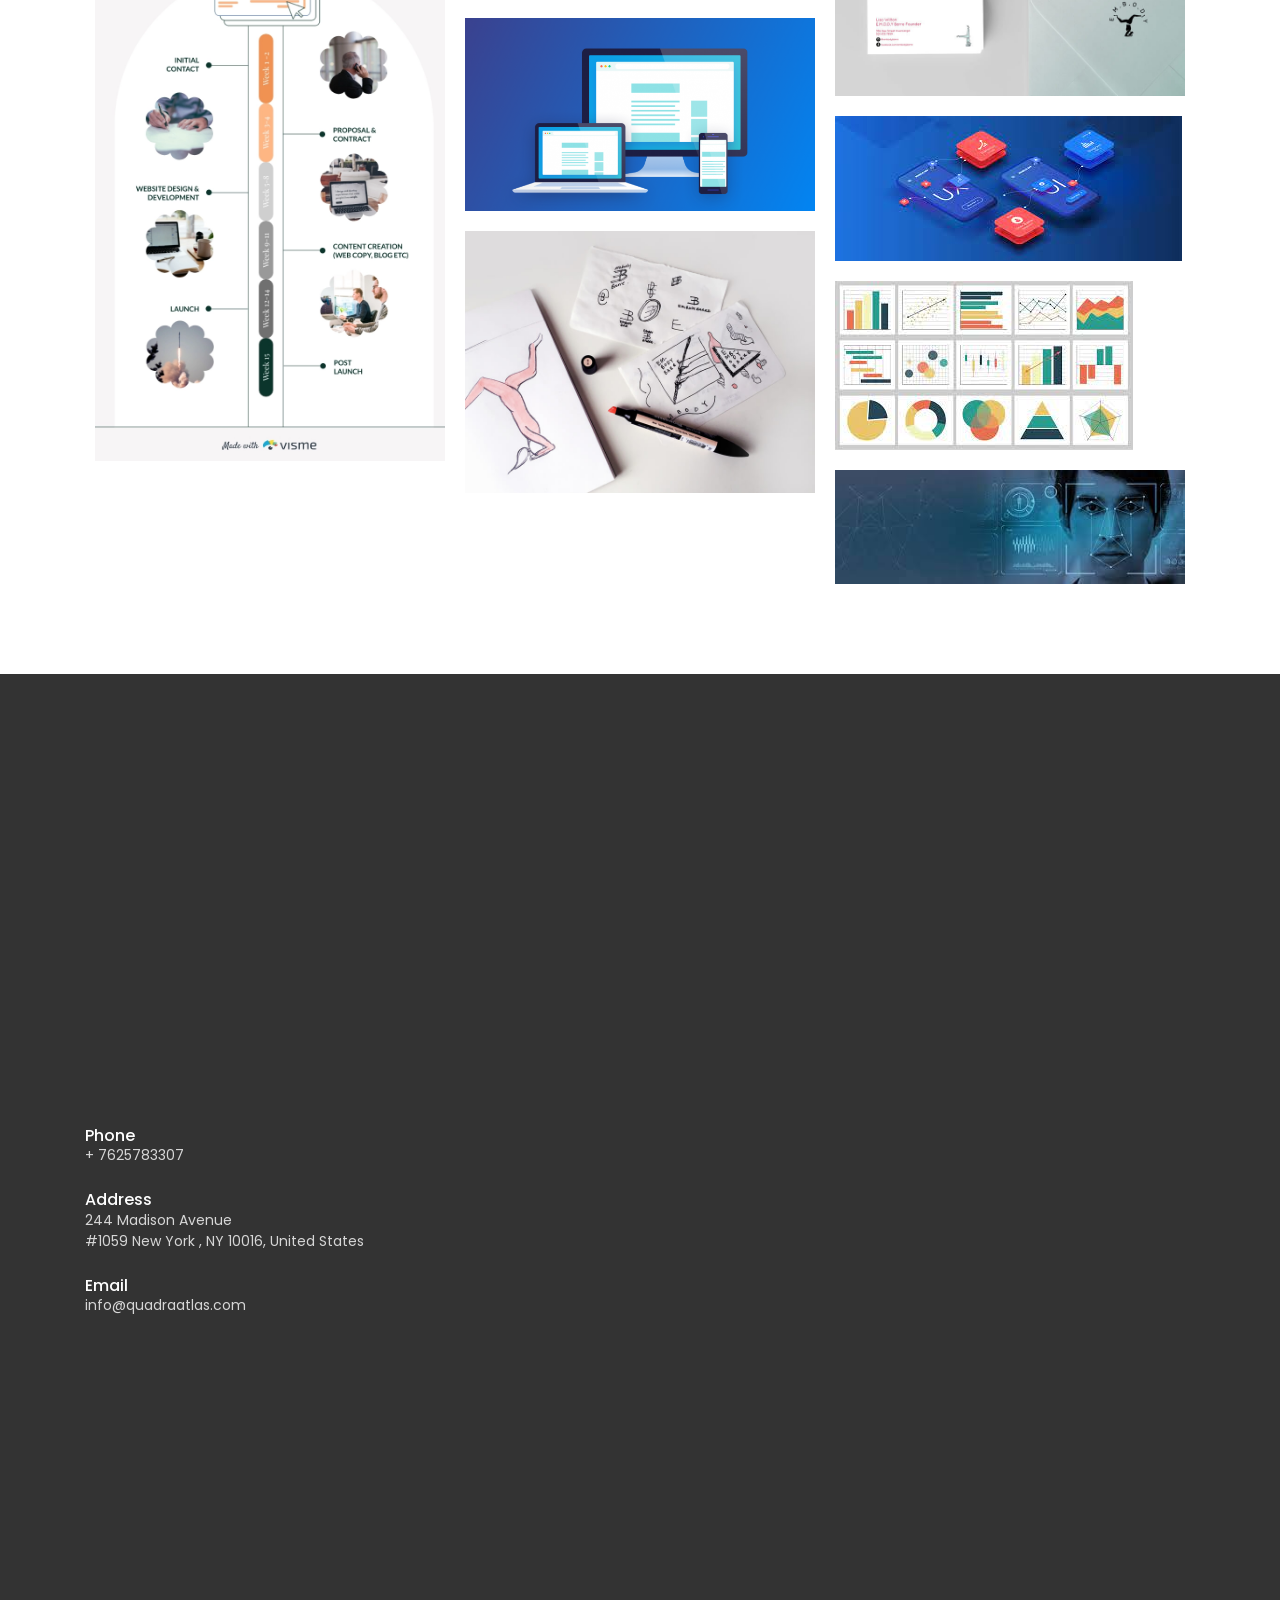
<file: leadmark/public_html/index.html>
<!DOCTYPE html>
<html lang="en">
<head>
	<meta charset="utf-8">
    <meta name="viewport" content="width=device-width, initial-scale=1, shrink-to-fit=no">
    <meta name="description" content="Start your development with Tetraatlas">
    <meta name="author" content="Devcrud">
    <title>QuadraAtlas</title>
    <!-- font icons -->
    <link rel="stylesheet" href="assets/vendors/themify-icons/css/themify-icons.css">
    <!-- Bootstrap + Tetraatlasmain styles -->
	<link rel="stylesheet" href="assets/css/leadmark.css">
</head>
<body data-spy="scroll" data-target=".navbar" data-offset="40" id="home">

    <!-- page Navigation -->
    <nav class="navbar custom-navbar navbar-expand-md navbar-light fixed-top" data-spy="affix" data-offset-top="10">
        <div class="container">
            <a class="navbar-brand" href="#">
                <img src="assets/imgs/logo.png" alt="">
            </a>
            <button class="navbar-toggler ml-auto" type="button" data-toggle="collapse" data-target="#navbarSupportedContent" aria-controls="navbarSupportedContent" aria-expanded="false" aria-label="Toggle navigation">
                <span class="navbar-toggler-icon"></span>
            </button>
            <div class="collapse navbar-collapse" id="navbarSupportedContent">
                <ul class="navbar-nav ml-auto">                     
                    <li class="nav-item">
                        <a class="nav-link" href="#service">Our Service</a>
                    </li>
                    <li class="nav-item">
                        <a class="nav-link" href="#about">About Us</a>
                    </li>
                    <li class="nav-item">
                        <a class="nav-link" href="#portfolio">Portfolio</a>
                    </li>
                    <!-- <li class="nav-item">
                        <a class="nav-link" href="#blog">Blog</a>
                    </li> -->
                    <li class="nav-item">
                        <a class="nav-link ml-4 nav-link btn btn-primary btn-sm rounded" href="#contact" class="ml-4 nav-link btn btn-primary btn-sm rounded">Contact</a>
                    </li>
                   
                </ul>
            </div>
        </div>
    </nav>
    <!-- End Of Second Navigation -->

    <!-- Page Header -->
    <header class="header">
        <div class="overlay">
            <h1 class="subtitle">Tetraatlas</h1>
            <h1 class="title">We Are Creative</h1>  
        </div>  
        <div class="shape">
            <svg viewBox="0 0 1500 200">
                <path d="m 0,240 h 1500.4828 v -71.92164 c 0,0 -286.2763,-81.79324 -743.19024,-81.79324 C 300.37862,86.28512 0,168.07836 0,168.07836 Z"/>
            </svg>
        </div>  
        <div class="mouse-icon"><div class="wheel"></div></div>
    </header>
    <!-- End Of Page Header -->

    <!-- Service Section -->
    <section  id="service" class="section pt-0">
        <div class="container">
            <h6 class="section-title text-center">Our Service</h6>
            <h6 class="section-subtitle text-center mb-5 pb-3">Voluptates architecto provident deserunt.</h6>

            <div class="row">
                <div class="col-md-4">
                    <div class="card mb-4 mb-md-0">
                        <div class="card-body">
                            <small class="text-primary font-weight-bold">01</small>
                            <h5 class="card-title mt-3"> Big data, <h5>
                            <p class="mb-0">
                                Big data is a term that describes large, hard-to-manage volumes of data – both structured and unstructured – that inundate businesses on a day-to-day basis. But it's not just the type or amount of data that's important, it's what organizations do with the data that matters.                            </p>
                        </div>
                    </div>
                </div>
                <div class="col-md-4">
                    <div class="card mb-4 mb-md-0">
                        <div class="card-body">
                            <small class="text-primary font-weight-bold">02</small>
                            <h5 class="card-title mt-3">Artificial Intelligence<h5>
                            <p class="mb-0">
                                Artificial intelligence is a field of science concerned with building computers and machines that can reason, learn, and act in such a way that would normally require human intelligence or that involves data whose scale exceeds what humans can analyze.                            </p>
                        </div>
                    </div>
                </div>
                <div class="col-md-4">
                    <div class="card mb-4 mb-md-0">
                        <div class="card-body">
                            <small class="text-primary font-weight-bold">03</small>
                            <h5 class="card-title mt-3">Customer Software Development<h5>
                            <p class="mb-0">
                                Custom software development is the process of designing, creating, deploying and maintaining software for a specific set of users, functions or organizations. Custom software development aims at a narrowly defined set of requirements.</p>
                        </div>
                    </div>
                </div>              
            </div>

            <br>
            <div class="row">
                <div class="col-md-4">
                    <div class="card mb-4 mb-md-0">
                        <div class="card-body">
                            <small class="text-primary font-weight-bold">04</small>
                            <h5 class="card-title mt-3"> Blockchain <h5>
                            <p class="mb-0">
                                A blockchain is a distributed ledger with growing lists of records (blocks) that are securely linked together via cryptographic hashes. Each block contains a cryptographic hash of the previous block, a timestamp, and transaction data 
                            </p>
                        </div>
                    </div>
                </div>
                <div class="col-md-4">
                    <div class="card mb-4 mb-md-0">
                        <div class="card-body">
                            <small class="text-primary font-weight-bold">05</small>
                            <h5 class="card-title mt-3">Internet Of Things<h5>
                            <p class="mb-0">
                                The term IoT, or Internet of Things, refers to the collective network of connected devices and the technology that facilitates communication between devices and the cloud, as well as between the devices themselves.                            </p>
                        </div>
                    </div>
                </div>
                <div class="col-md-4">
                    <div class="card mb-4 mb-md-0">
                        <div class="card-body">
                            <small class="text-primary font-weight-bold">06</small>
                            <h5 class="card-title mt-3">Computer vision<h5>
                            <p class="mb-0">
                                Computer vision is a field of artificial intelligence (AI) that enables computers and systems to derive meaningful information from digital images, videos and other visual inputs — and take actions or make recommendations based on that information.                            </p>
                        </div>
                    </div>
                </div>              
            </div>
            <br>
            <div class="row">
                <div class="col-md-4">
                    <div class="card mb-4 mb-md-0">
                        <div class="card-body">
                            <small class="text-primary font-weight-bold">07</small>
                            <h5 class="card-title mt-3"> UI/UX Design <h5>
                            <p class="mb-0">
                                UX design is all about identifying and solving user problems; UI design is all about creating intuitive, aesthetically-pleasing, interactive interfaces. UX design usually comes first in the product development process, followed by UI                            </p>
                        </div>
                    </div>
                </div>
                <div class="col-md-4">
                    <div class="card mb-4 mb-md-0">
                        <div class="card-body">
                            <small class="text-primary font-weight-bold">08</small>
                            <h5 class="card-title mt-3">Data Visualization<h5>
                            <p class="mb-0">
                                Data visualization is the graphical representation of information and data. By using visual elements like charts, graphs, and maps, data visualization tools provide an accessible way to see and understand trends, outliers, and patterns in data.                            </p>
                        </div>
                    </div>
                </div>
                <div class="col-md-4">
                    <div class="card mb-4 mb-md-0">
                        <div class="card-body">
                            <small class="text-primary font-weight-bold">09</small>
                            <h5 class="card-title mt-3">ERP<h5>
                            <p class="mb-0">
                                Enterprise resource planning (ERP) refers to a type of software that organizations use to manage day-to-day business activities such as accounting, procurement, project management, risk management and compliance, and supply chain operations.                            </p>
                        </div>
                    </div>
                </div>              
            </div>

        </div>
    </section>
    <!-- End OF Service Section -->

    <!-- About Section -->
    <section class="section" id="about">
        <div class="container">
            <div class="row justify-content-between">
                <div class="col-md-6 pr-md-5 mb-4 mb-md-0">
                    <h6 class="section-title mb-0">About Company</h6>
                    <h6 class="section-subtitle mb-4">Architecto provident deserunt</h6>
                    <p >A leading provider of customized software solutions for businesses of all sizes. Our dedicated team of experienced software developers, engineers, and project managers collaborate with clients to bring their ideas to life through innovative and effective software products. Whether it's a website, mobile application, or a complex enterprise software system, we work closely with our clients to understand their needs, design and develop high-quality solutions that meet their specific requirements. Our commitment to excellence, attention to detail, and unwavering dedication to customer satisfaction have made us the go-to partner for organizations looking to streamline their operations and stay ahead in their industry. </p>
                    <img src="assets/imgs/about.jpg" alt="" class="w-100 mt-3 shadow-sm">
                </div>
                <div class="col-md-6 pl-md-5">
                    <div class="row">
                        <div class="col-6">
                            <img src="assets/imgs/about-1.jpg" alt="" class="w-100 shadow-sm">
                        </div>
                        <div class="col-6">
                            <img src="assets/imgs/about-2.jpg" alt="" class="w-100 shadow-sm">
                        </div>
                        <div class="col-12 mt-4">
                            <p>A top supplier of customised software solutions for companies of all sizes.
                                By creating cutting-edge and useful software solutions, a committed group of skilled software developers, engineers, and project managers bring customers' ideas to life.
                                Whether it's a website, mobile application, or sophisticated corporate software system, we carefully collaborate with our clients to comprehend their demands and create high-quality solutions that satisfy their particular specifications.
                                We are the perfect partner for businesses wishing to simplify their processes and remain at the forefront of their industry thanks to our dedication to quality, attention to detail, and constant commitment to client satisfaction. </p>
                            <p>
                            </p>
                            <p>A market leader in custom software solutions for organisations of all sizes. Through
                                creative and successful software solutions, a devoted team of skilled 
                               software developers, engineers, and project managers convert customers' 
                               ideas into reality. </p>
                        </div>
                    </div>
                </div>
            </div>              
        </div>
    </section>
    <!-- End OF About Section -->

    <!-- Portfolio Section -->
    <section id="portfolio" class="section portfolio-section">
        <div class="container">
            <h6 class="section-title text-center">Our Portfolio</h6>
            <h6 class="section-subtitle mb-5 text-center">New stunning projects for our amazing clients</h6>
            <div class="filters">
                <a href="#" data-filter=".new" class="active">
                    New
                </a>
                <a href="#" data-filter=".advertising">
                    UI/UX
                </a>
                <a href="#" data-filter=".branding">
                    Trends
                </a>
                <a href="#" data-filter=".web">
                    Web
                </a>
            </div>
            <div class="portfolio-container"> 
                <div class="col-md-6 col-lg-4 web new">
                    <div class="portfolio-item">
                        <img src="assets/imgs/web1.webp" class="img-fluid">
                        <div class="content-holder">
                            <a class="img-popup" href="assets/imgs/web1.jpeg"></a>
                            <div class="text-holder">
                                <h6 class="title">WEB</h6>
                            </div>
                        </div>   
                    </div>             
                </div>
                <div class="col-md-6 col-lg-4 web new">
                    <div class="portfolio-item">
                        <img src="assets/imgs/web2.jpg" class="img-fluid">
                        <div class="content-holder">
                            <a class="img-popup" href="assets/imgs/web2.jpg"></a>
                            <div class="text-holder">
                                <h6 class="title">WEB</h6>
                            </div>
                        </div> 
                    </div>                         
                </div>
                <div class="col-md-6 col-lg-4 advertising new">
                    <div class="portfolio-item">
                        <img src="assets/imgs/advertising-2.jpg" class="img-fluid">                         
                        <div class="content-holder">
                            <a class="img-popup" href="assets/imgs/advertising-2.jpg"></a>
                            <div class="text-holder">
                                <h6 class="title">UI/UX</h6>
                            </div>
                        </div>    
                    </div>              
                </div> 
                <div class="col-md-6 col-lg-4 web">
                    <div class="portfolio-item">
                        <img src="assets/imgs/web1.png" class="img-fluid">
                        <div class="content-holder">
                            <a class="img-popup" href="assets/imgs/web1.png"></a>
                            <div class="text-holder">
                                <h6 class="title">WEB</h6>
                            </div>
                        </div>
                    </div>                                                     
                </div>

                <div class="col-md-6 col-lg-4 advertising"> 
                    <div class="portfolio-item">
                        <img src="assets/imgs/advertising-1.png" class="img-fluid">                               
                        <div class="content-holder">
                            <a class="img-popup" href="assets/imgs/advertising-1.jpg"></a>
                            <div class="text-holder">
                                <h6 class="title">UI/UX</h6>
                            </div>
                        </div>
                    </div>                                                       
                </div> 
                <div class="col-md-6 col-lg-4 web new">
                    <div class="portfolio-item">
                        <img src="assets/imgs/web3.png" class="img-fluid">  
                       <div class="content-holder">
                            <a class="img-popup" href="assets/imgs/web3.png"></a>
                            <div class="text-holder">
                                <h6 class="title">WEB</h6>
                            </div>
                        </div>
                    </div>                                                     
                </div>
                <div class="col-md-6 col-lg-4 advertising new">
                    <div class="portfolio-item">
                        <img src="assets/imgs/advertising-3.jpg" class="img-fluid">       
                       <div class="content-holder">
                            <a class="img-popup" href="assets/imgs/advertising-3.jpg"></a>
                            <div class="text-holder">
                                <h6 class="title">UI/UX</h6>
                            </div>
                        </div>
                    </div>                                                       
                </div> 
                <div class="col-md-6 col-lg-4 advertising new"> 
                    <div class="portfolio-item">
                        <img src="assets/imgs/advertising-4.jpg" class="img-fluid">            
                        <div class="content-holder">
                            <a class="img-popup" href="assets/imgs/advertising-4.jpg"></a>
                            <div class="text-holder">
                                <h6 class="title">UI/UX</h6>
                            </div>
                        </div>
                    </div>
                            
                </div> 
                <div class="col-md-6 col-lg-4 branding new">
                    <div class="portfolio-item">
                        <img src="assets/imgs/branding-1.jpg" class="img-fluid">                        
                        <div class="content-holder">
                            <a class="img-popup" href="assets/imgs/branding-1.jpg"></a>
                            <div class="text-holder">
                                <h6 class="title">TRENDS</h6>
                            </div>
                        </div> 
                    </div>
                </div> 
                <div class="col-md-6 col-lg-4 branding">
                    <div class="portfolio-item">
                        <img src="assets/imgs/branding-2.png" class="img-fluid">  
                        <div class="content-holder">
                            <a class="img-popup" href="assets/imgs/branding-2.jpg"></a>
                            <div class="text-holder">
                                <h6 class="title">TRENDS</h6>
                            </div>
                        </div>
                    </div>                                                     
                </div> 
                <div class="col-md-6 col-lg-4 branding new">
                    <div class="portfolio-item">
                        <img src="assets/imgs/branding-3.jpg" class="img-fluid">   
                        <div class="content-holder">
                            <a class="img-popup" href="assets/imgs/branding-3.jpg"></a>
                            <div class="text-holder">
                                <h6 class="title">TRENDS</h6>
                            </div>
                        </div>
                    </div>                                                    
                </div> 
                <div class="col-md-6 col-lg-4 branding">
                    <div class="portfolio-item">
                        <img src="assets/imgs/branding-4.jpg" class="img-fluid">                      
                        <div class="content-holder">
                            <a class="img-popup" href="assets/imgs/branding-4.jpg"></a>
                            <div class="text-holder">
                                <h6 class="title">TRENDS</h6>
                            </div>
                        </div>
                    </div>                                                      
                </div> 
                <div class="col-md-6 col-lg-4 branding">
                    <div class="portfolio-item">
                        <img src="assets/imgs/ai.jpeg" class="img-fluid">          
                        <div class="content-holder">
                            <a class="img-popup" href="assets/imgs/ai.jpeg"></a>
                            <div class="text-holder">
                                <h6 class="title">TRENDS</h6>
                            </div>
                        </div>
                    </div>                                                   
                </div>
            </div>   
        </div>            
    </section>
    <!-- End of portfolio section -->

    <!-- Blog Section -->
    <!-- <section class="section" id="blog">
        <div class="container">
            <h6 class="section-title mb-0 text-center">Latest Articles</h6>
            <h6 class="section-subtitle mb-5 text-center">Architecto provident deserunt eveniet libero</h6>

            <div class="row">
                <div class="col-md-4">
                    <div class="card border-0 mb-4">
                        <img src="assets/imgs/blog-1.jpg" alt="" class="card-img-top w-100">
                        <div class="card-body">                         
                            <h6 class="card-title">Pariatur Omnis Harum quae sint.</h6>
                            <p>Fuga quae ratione inventore Perferendis porro.</p>
                            <a href="javascript:void(0)" class="small text-muted">Go To The Article</a>
                        </div>
                    </div>
                </div>
                <div class="col-md-4">
                    <div class="card border-0 mb-4">
                        <img src="assets/imgs/blog-2.jpg" alt="" class="card-img-top w-100">
                        <div class="card-body">                         
                            <h6 class="card-title"> Harum Quae Porro</h5>
                            <p>Fuga quae ratione inventore Perferendis porro.</p>
                            <a href="javascript:void(0)" class="small text-muted">Go To The Article</a>
                        </div>
                    </div>
                </div>
                <div class="col-md-4">
                    <div class="card border-0 mb-4">
                        <img src="assets/imgs/blog-3.jpg" alt="" class="card-img-top w-100">
                        <div class="card-body">                         
                            <h6 class="card-title">Qui optio neque alias</h6>
                            <p>Fuga quae ratione inventore Perferendis porro.</p>
                            <a href="javascript:void(0)" class="small text-muted">Go To The Article</a>
                        </div>
                    </div>
                </div>
            </div>
        </div>
    </section> -->
    <!-- End of Blog Section -->

    <!-- Testmonial Section -->
    <!-- <section class="section" id="testmonial">
        <div class="container">
            <h6 class="section-title text-center mb-0">Testmonials</h6>
            <h6 class="section-subtitle mb-5 text-center">What Our Clients Says</h6>
            <div class="row">
                <div class="col-md-4 my-3 my-md-0">
                    <div class="card">
                        <div class="card-body">
                            <div class="media align-items-center mb-3">
                                <img class="mr-3" src="assets/imgs/avatar.jpg" alt="">
                                <div class="media-body">
                                    <h6 class="mt-1 mb-0">John Doe</h6>
                                    <small class="text-muted mb-0">Business Analyst</small>     
                                </div>
                            </div>
                            <p class="mb-0">Lorem ipsum dolor sit amet, consectetur adipisicing elit. Delectus enim modi, id dicta reiciendis itaque.</p>
                        </div>
                    </div>
                </div>
                <div class="col-md-4 my-3 my-md-0">
                    <div class="card">
                        <div class="card-body">
                            <div class="media align-items-center mb-3">
                                <img class="mr-3" src="assets/imgs/avatar-1.jpg" alt="">
                                <div class="media-body">
                                    <h6 class="mt-1 mb-0">Maria Garcia</h6>
                                    <small class="text-muted mb-0">Insurance Agent</small>      
                                </div>
                            </div>
                            <p class="mb-0">Lorem ipsum dolor sit amet, consectetur adipisicing elit. Delectus enim modi, id dicta reiciendis itaque.</p>
                        </div>
                    </div>
                </div>
                <div class="col-md-4 my-3 my-md-0">
                    <div class="card">
                        <div class="card-body">
                            <div class="media align-items-center mb-3">
                                <img class="mr-3" src="assets/imgs/avatar-2.jpg" alt="">
                                <div class="media-body">
                                    <h6 class="mt-1 mb-0">Mason Miller</h6>
                                    <small class="text-muted mb-0">Residential Appraiser</small>        
                                </div>
                            </div>
                            <p class="mb-0">Lorem ipsum dolor sit amet, consectetur adipisicing elit. Delectus enim modi, id dicta reiciendis itaque.</p>
                        </div>
                    </div>
                </div>
            </div>
        </div>
    </section> -->
    <!-- End of Testmonial Section -->

    <!-- Contact Section -->
    <section id="contact" class="section has-img-bg pb-0">
        <div class="container">
            <div class="row align-items-center">
                <div class="col-md-5 my-3">
                    <h6 class="mb-0">Phone</h6>
                    <p class="mb-4">+ 7625783307</p>

                    <h6 class="mb-0">Address</h6>
                    <p class="mb-4">244 Madison Avenue<br>#1059 New York , NY 10016, United States</p>

                    <h6 class="mb-0">Email</h6>
                    <p class="mb-0">info@quadraatlas.com</p>
                    <p></p>
                </div>
                <div class="col-md-7">
                    <iframe src="https://docs.google.com/forms/d/e/1FAIpQLSdXh8UQpZ-vIldCRMDpjz4tKJxCZFFahNrIAZVAwZxqkKQuHQ/viewform?embedded=true" width="640" height="944" frameborder="0" marginheight="0" marginwidth="0">Loading…</iframe>
                </div>
            </div>
            <!-- Page Footer -->
            <!-- <footer class="mt-5 py-4 border-top border-secondary">
                <p class="mb-0 small">&copy; <script>document.write(new Date().getFullYear())</script>, TetraatlasCreated By <a href="https://www.devcrud.com" target="_blank">DevCrud.</a>  All rights reserved </p>     
            </footer> -->
            <!-- End of Page Footer -->  
        </div>
    </section>
	
	<!-- core  -->
    <script src="assets/vendors/jquery/jquery-3.4.1.js"></script>
    <script src="assets/vendors/bootstrap/bootstrap.bundle.js"></script>

    <!-- bootstrap 3 affix -->
	<script src="assets/vendors/bootstrap/bootstrap.affix.js"></script>

    <!-- Isotope -->
    <script src="assets/vendors/isotope/isotope.pkgd.js"></script>

    <!-- Tetraatlasjs -->
    <script src="assets/js/leadmark.js"></script>

</body>
</html>
</file>
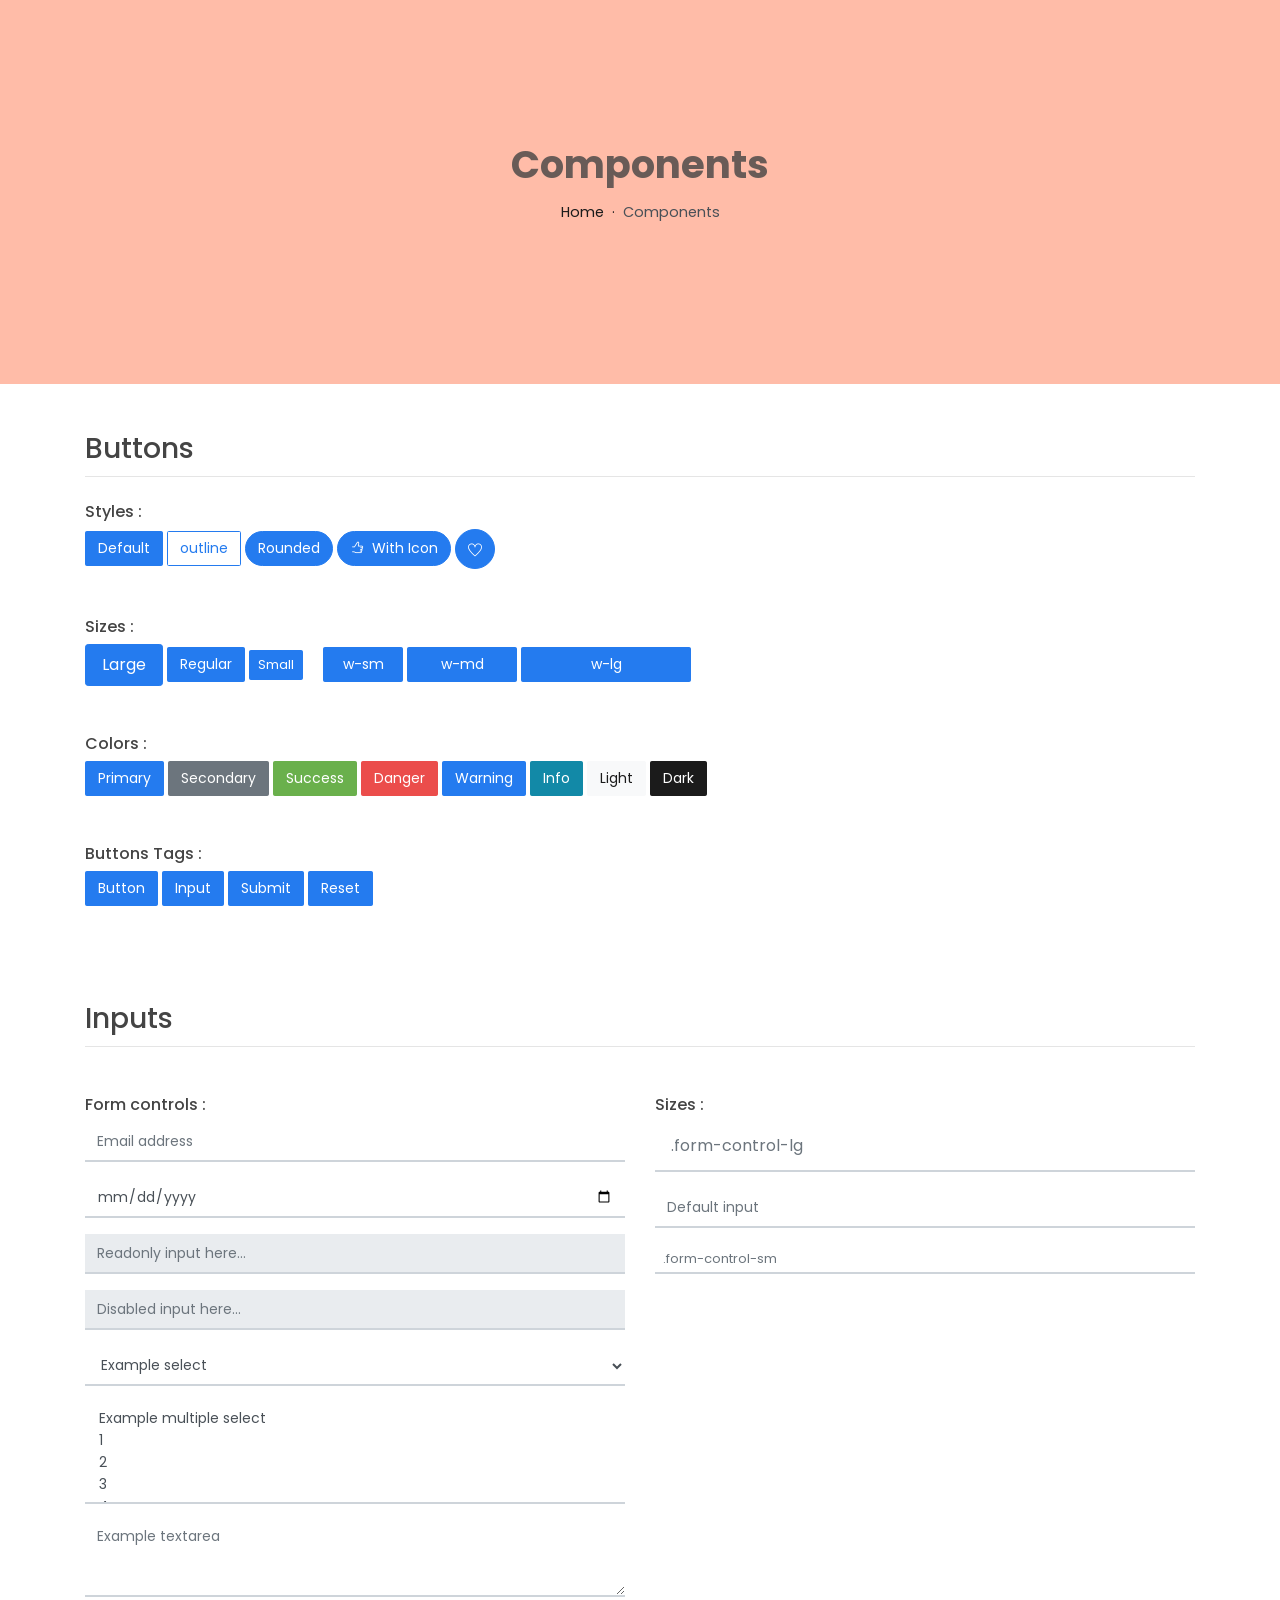
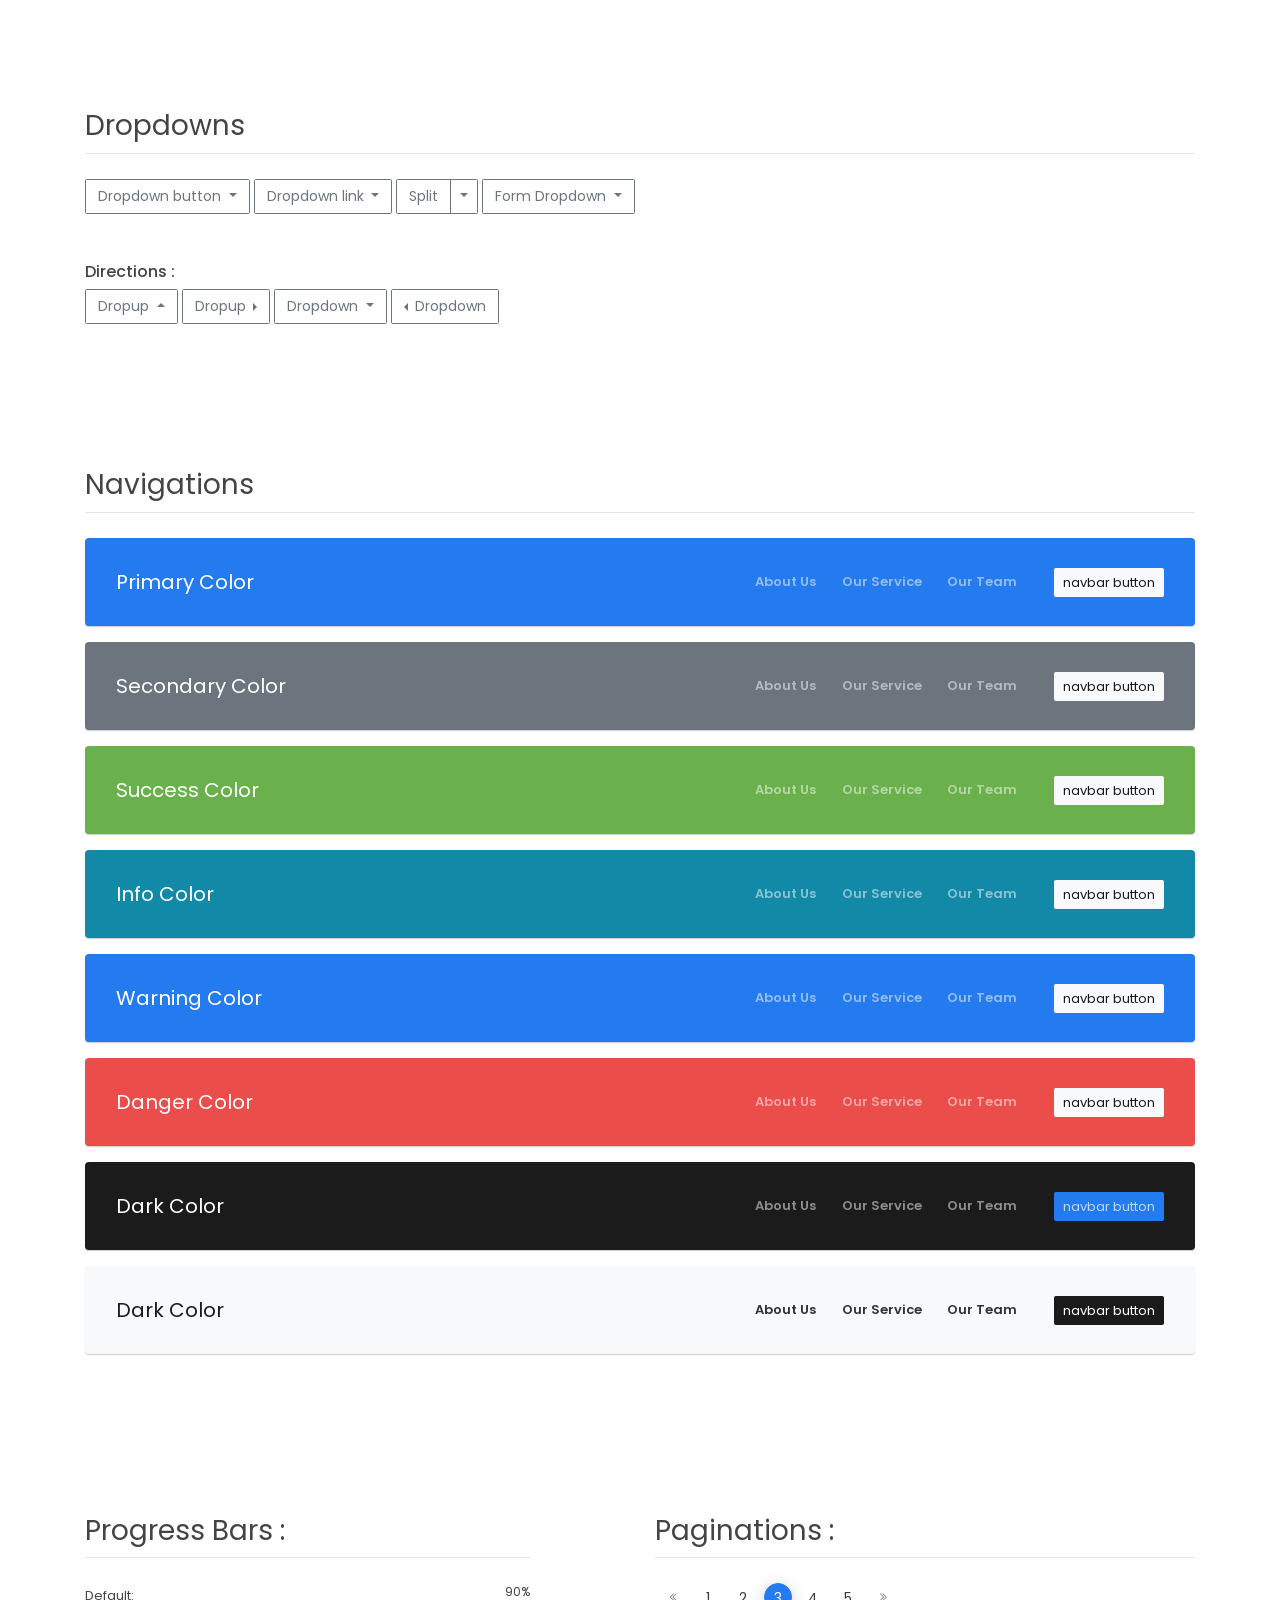
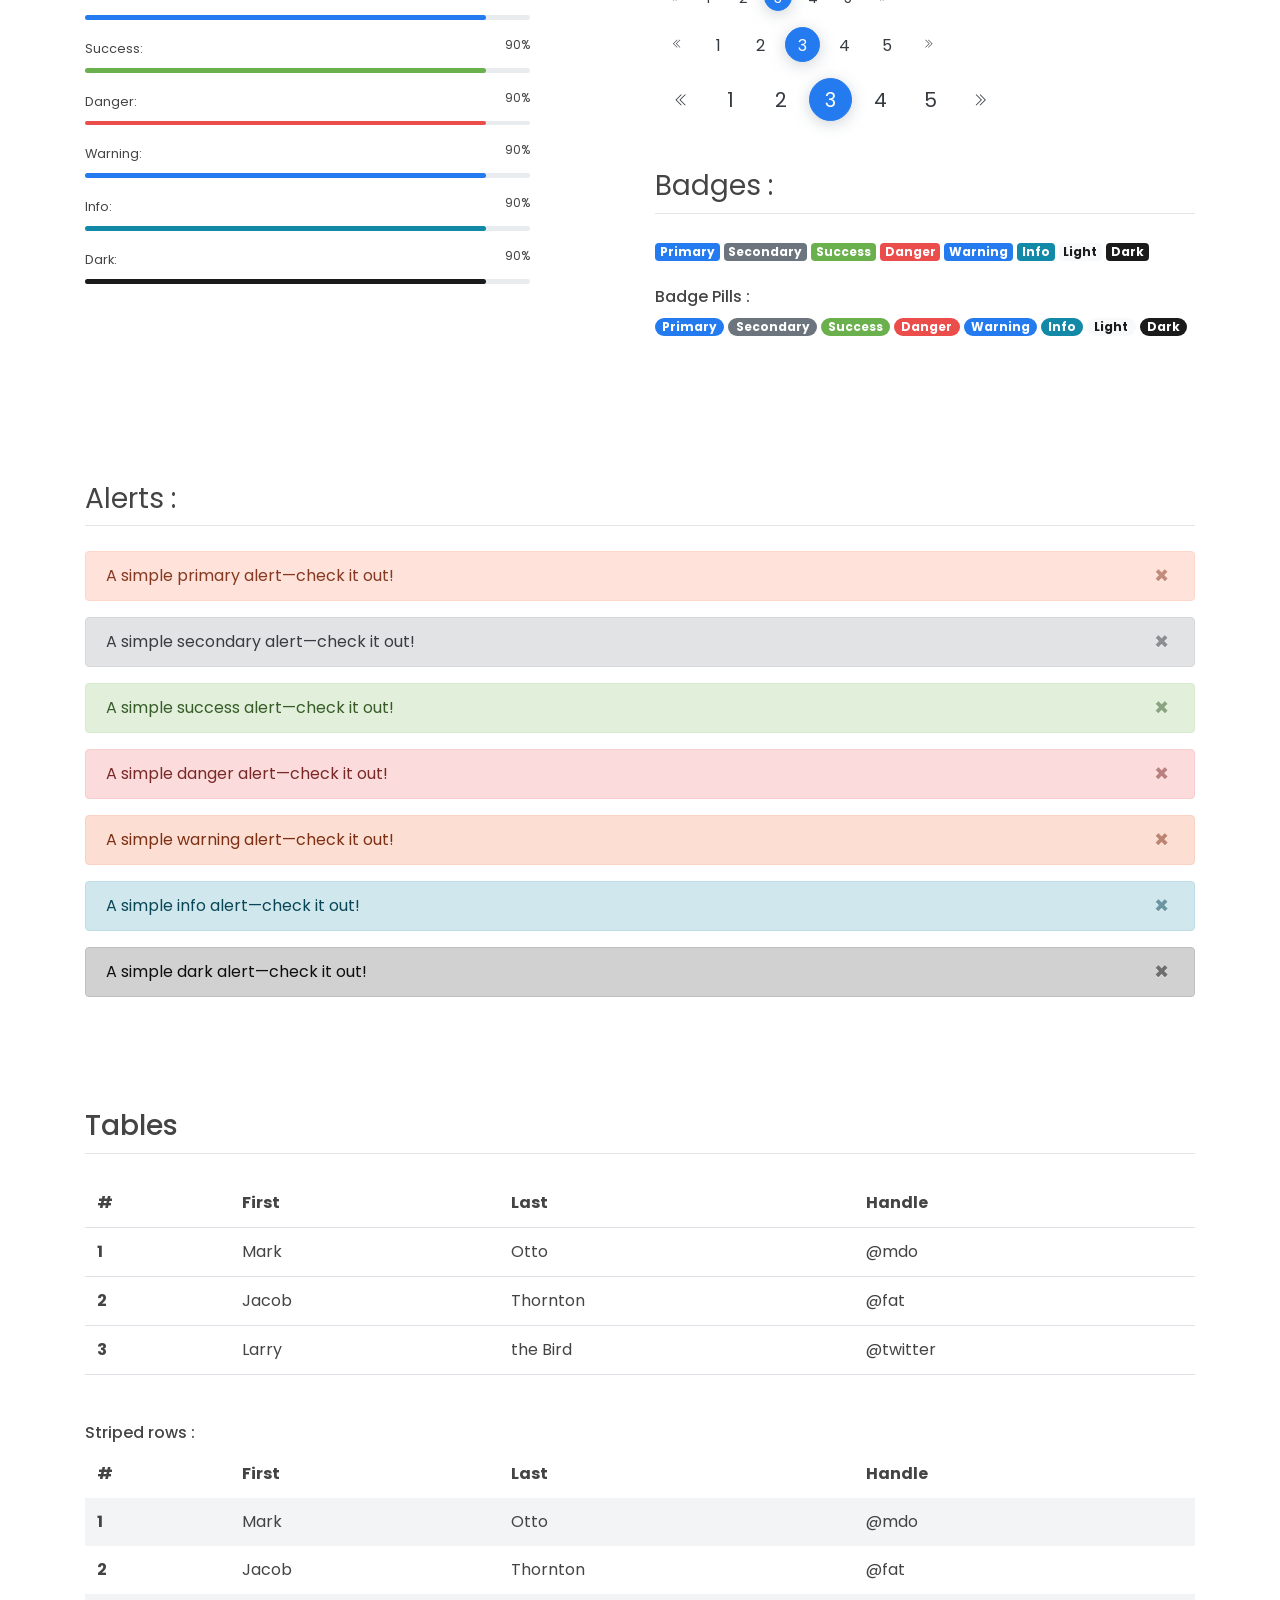
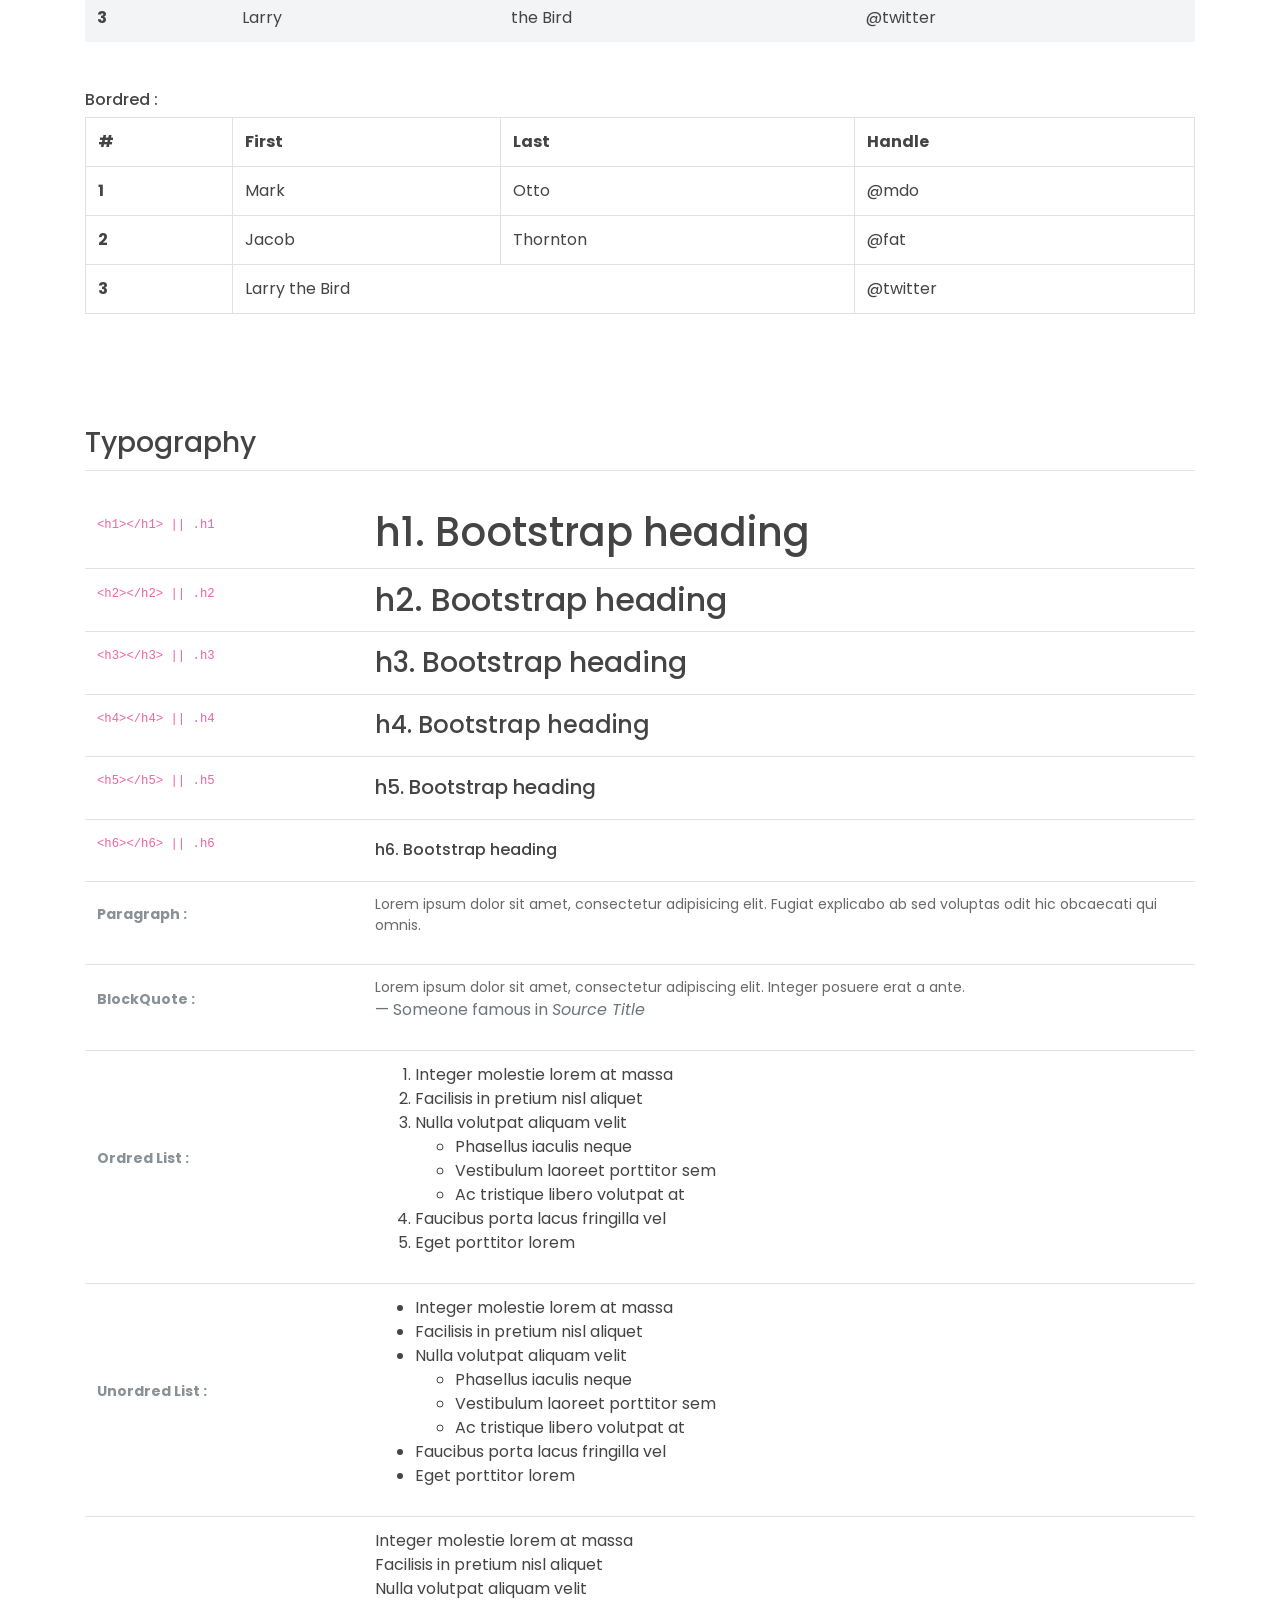
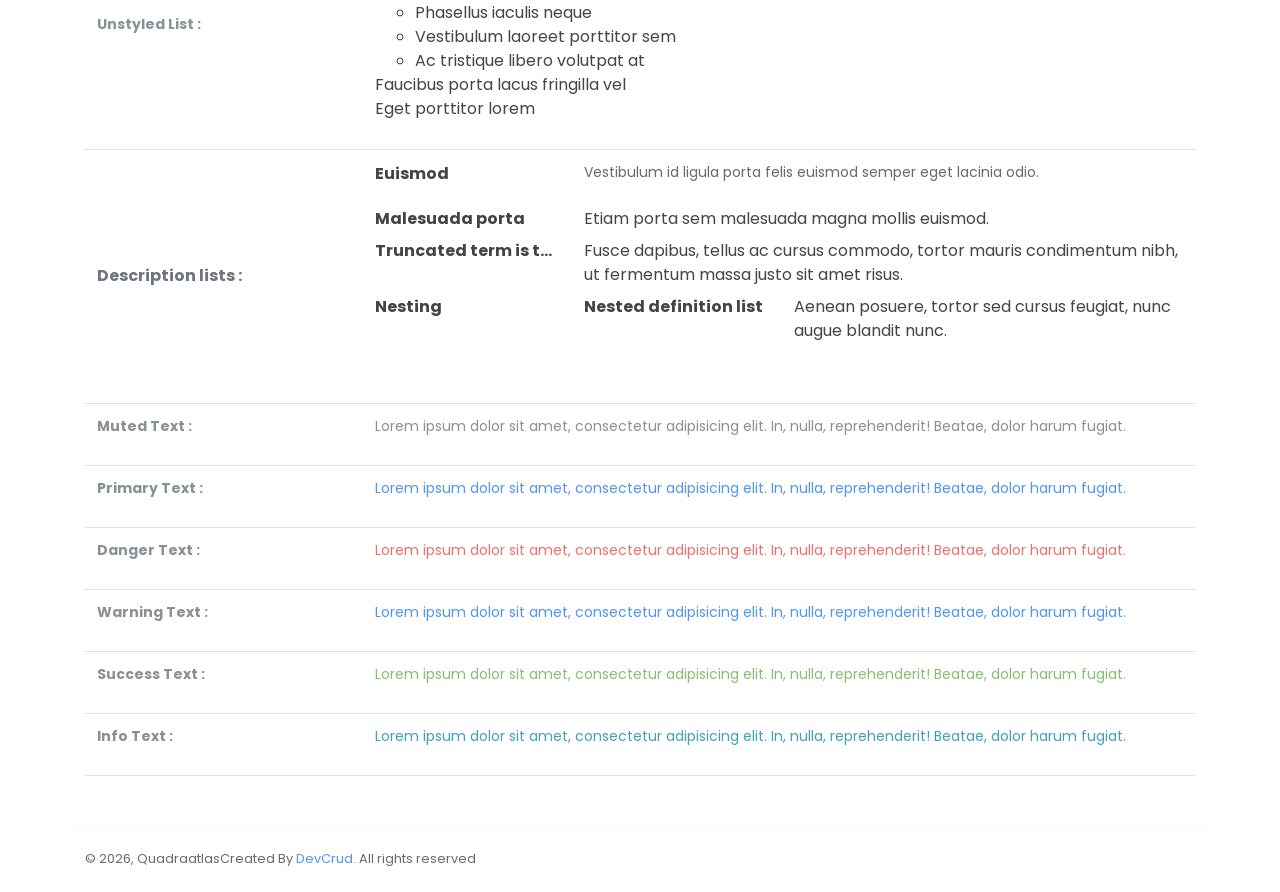
<file: components.html>
<!DOCTYPE html>
<html lang="en">
<head>
   <meta charset="utf-8">
    <meta name="viewport" content="width=device-width, initial-scale=1, shrink-to-fit=no">
    <meta name="description" content="Start your development with Quadraatlaslanding page.">
    <meta name="author" content="Devcrud">
    <title>QuadraatlasLanding page | Components</title>
   <!-- font icons -->
   <link rel="stylesheet" href="assets/vendors/themify-icons/css/themify-icons.css">
   <!-- Bootstrap + Steller  -->
   <link rel="stylesheet" href="assets/css/leadmark.css">
</head>
<body>

   <!-- Page Header -->
   <header class="header header-mini"> 
      <div class="header-title">Components</div> 
      <nav aria-label="breadcrumb">
         <ol class="breadcrumb">
            <li class="breadcrumb-item"><a href="/">Home</a></li>
            <li class="breadcrumb-item active" aria-current="page">Components</li>
         </ol>
      </nav>
   </header> <!-- End Of Page Header -->

   <!-- main content -->
   <div class="container">

      <!-- Buttons -->
      <h3 class="mt-5">Buttons</h3>
      <hr>
      <h6 class="section-secondary-title">Styles :</h6>
      <button class="btn btn-primary">Default</button>
      <button class="btn btn-outline-primary">outline</button>
      <button class="btn btn-primary rounded">Rounded</button>
      <button class="btn btn-primary rounded"><i class="ti-thumb-up pr-1"></i> With Icon</button>
      <button class="btn btn-primary circle"><i class="ti-heart"></i></button>

      <h6 class="section-secondary-title mt-5">Sizes :</h6>
      <button class="btn btn-primary btn-lg">Large</button>
      <button class="btn btn-primary ">Regular</button>
      <button class="btn btn-primary btn-sm">Small</button>
      <button class="btn btn-primary w-sm ml-3">w-sm</button>
      <button class="btn btn-primary w-md">w-md</button>
      <button class="btn btn-primary w-lg">w-lg</button>

      <h6 class="section-secondary-title mt-5">Colors :</h6>          
      <button type="button" class="btn btn-primary">Primary</button>
      <button type="button" class="btn btn-secondary">Secondary</button>
      <button type="button" class="btn btn-success">Success</button>
      <button type="button" class="btn btn-danger">Danger</button>
      <button type="button" class="btn btn-warning">Warning</button>
      <button type="button" class="btn btn-info">Info</button>
      <button type="button" class="btn btn-light">Light</button>
      <button type="button" class="btn btn-dark">Dark</button>

      <h6 class="section-secondary-title mt-5">Buttons Tags :</h6>
      <button class="btn btn-primary" type="submit">Button</button>
      <input class="btn btn-primary" type="button" value="Input">
      <input class="btn btn-primary" type="submit" value="Submit">
      <input class="btn btn-primary" type="reset" value="Reset">
      
      <!-- devider -->
      <div class="py-5"></div>

      <!-- Inputs -->
      <h3>Inputs</h3>
      <hr>
      <div class="row mt-5">
         <div class="col-md-6">
            <h6 class="section-secondary-title">Form controls :</h6>        
            <div class="form-group">
               <input type="email" class="form-control" id="exampleFormControlInput1" placeholder="Email address">
            </div>
            <div class="form-group">
               <input type="date" class="form-control" id="exampleFormControlInput1" placeholder="Date">
            </div>
            <div class="form-group">
               <input class="form-control" type="text" placeholder="Readonly input here…" readonly>
            </div>
            <div class="form-group">
               <input class="form-control" id="disabledInput" type="text" placeholder="Disabled input here..." disabled>
            </div>
            <div class="form-group">
               <select class="form-control" id="exampleFormControlSelect1">
                  <option>Example select</option>
                  <option>1</option>
                  <option>2</option>
                  <option>3</option>
                  <option>4</option>
                  <option>5</option>
               </select>
            </div>
            <div class="form-group">
               <select multiple class="form-control" id="exampleFormControlSelect2">
                  <option>Example multiple select</option>
                  <option>1</option>
                  <option>2</option>
                  <option>3</option>
                  <option>4</option>
                  <option>5</option>
               </select>
            </div>
            <div class="form-group">
               <textarea class="form-control" id="exampleFormControlTextarea1" rows="3" placeholder="Example textarea"></textarea>
            </div>
         </div>
         <div class="col-md-6">
            <h6 class="section-secondary-title">Sizes :</h6>    
            <div class="form-group">
               <input class="form-control form-control-lg" type="text" placeholder=".form-control-lg">             
            </div>
            <div class="form-group">
               <input class="form-control" type="text" placeholder="Default input">
            </div>
            <div class="form-group">
               <input class="form-control form-control-sm" type="text" placeholder=".form-control-sm"> 
            </div>
         </div>
      </div> <!-- end of inputs -->   

      <!-- devider -->
      <div class="py-5"></div>             

      <!-- Dropdowns -->
      <h3 class="components-section-title font-weight-normal">Dropdowns</h3>
      <hr>
      <div class="dropdown d-inline-block">
         <button class="btn btn-outline-secondary dropdown-toggle" type="button" id="dropdownMenuButton" data-toggle="dropdown" aria-haspopup="true" aria-expanded="false">
         Dropdown button
         </button>
         <div class="dropdown-menu" aria-labelledby="dropdownMenuButton">
         <a class="dropdown-item" href="#">Action</a>
         <a class="dropdown-item" href="#">Another action</a>
         <a class="dropdown-item" href="#">Something else here</a>
         </div>
      </div>
      <div class="dropdown d-inline-block">
         <a class="btn btn-outline-secondary dropdown-toggle" href="#" role="button" id="dropdownMenuLink" data-toggle="dropdown" aria-haspopup="true" aria-expanded="false">
            Dropdown link
         </a>
         <div class="dropdown-menu" aria-labelledby="dropdownMenuLink">
            <a class="dropdown-item" href="#">Action</a>
            <a class="dropdown-item" href="#">Another action</a>
            <a class="dropdown-item" href="#">Something else here</a>
         </div>
      </div>
      <div class="btn-group">
         <button type="button" class="btn btn-outline-secondary">Split</button>
         <button type="button" class="btn btn-outline-secondary dropdown-toggle dropdown-toggle-split" data-toggle="dropdown" aria-haspopup="true" aria-expanded="false">
         <span class="sr-only">Toggle Dropdown</span>
         </button>
         <div class="dropdown-menu">
            <a class="dropdown-item" href="#">Action</a>
            <a class="dropdown-item" href="#">Another action</a>
            <a class="dropdown-item" href="#">Something else here</a>
            <div class="dropdown-divider"></div>
            <a class="dropdown-item" href="#">Separated link</a>
         </div>
      </div>
      <div class="btn-group">
         <button class="btn btn-outline-secondary dropdown-toggle" type="button" id="dropdownMenuButton" data-toggle="dropdown" aria-haspopup="true" aria-expanded="false">
            Form Dropdown
         </button>
         <div class="dropdown-menu form">
            <form class="px-4 py-3">
               <div class="form-group">
                  <input type="email" class="form-control" id="exampleDropdownFormEmail1" placeholder="email@example.com">
               </div>
               <div class="form-group">
                  <input type="password" class="form-control" id="exampleDropdownFormPassword1" placeholder="Password">
               </div>
               <div class="form-check mb-3">
                  <input type="checkbox" class="form-check-input" id="dropdownCheck">
                  <label class="form-check-label" for="dropdownCheck">
                     Remember me
                  </label>
               </div>
               <button type="submit" class="btn btn-primary btn-block">Sign in</button>
            </form>
            <div class="dropdown-divider"></div>
            <a class="dropdown-item" href="#"><small>New around here? Sign up</small></a>
            <a class="dropdown-item" href="#"><small>Forgot password?</small></a>
         </div>
      </div>       
      <h6 class="section-secondary-title mt-5">Directions :</h6>  
      <div class="btn-group dropup">
         <button type="button" class="btn btn-outline-secondary dropdown-toggle" data-toggle="dropdown" aria-haspopup="true" aria-expanded="false">
            Dropup
         </button>
         <div class="dropdown-menu">
            <a class="dropdown-item" href="#">Action</a>
            <a class="dropdown-item" href="#">Another action</a>
            <a class="dropdown-item" href="#">Something else here</a>
            <div class="dropdown-divider"></div>
            <a class="dropdown-item" href="#">Separated link</a>
         </div>
      </div>
      <div class="btn-group dropright">
         <button type="button" class="btn btn-outline-secondary dropdown-toggle" data-toggle="dropdown" aria-haspopup="true" aria-expanded="false">
            Dropup
         </button>
         <div class="dropdown-menu">
            <a class="dropdown-item" href="#">Action</a>
            <a class="dropdown-item" href="#">Another action</a>
            <a class="dropdown-item" href="#">Something else here</a>
            <div class="dropdown-divider"></div>
            <a class="dropdown-item" href="#">Separated link</a>
         </div>
      </div>
      <div class="btn-group">
         <button type="button" class="btn btn-outline-secondary dropdown-toggle" data-toggle="dropdown" aria-haspopup="true" aria-expanded="false">
            Dropdown
         </button>
         <div class="dropdown-menu">
            <a class="dropdown-item" href="#">Action</a>
            <a class="dropdown-item" href="#">Another action</a>
            <a class="dropdown-item" href="#">Something else here</a>
            <div class="dropdown-divider"></div>
            <a class="dropdown-item" href="#">Separated link</a>
         </div>
      </div>
      <div class="btn-group dropleft">
         <button type="button" class="btn btn-outline-secondary dropdown-toggle" data-toggle="dropdown" aria-haspopup="true" aria-expanded="false">
            Dropdown
         </button>
         <div class="dropdown-menu">
            <a class="dropdown-item" href="#">Action</a>
            <a class="dropdown-item" href="#">Another action</a>
            <a class="dropdown-item" href="#">Something else here</a>
            <div class="dropdown-divider"></div>
            <a class="dropdown-item" href="#">Separated link</a>
         </div>
      </div> <!-- end of Dropdowns -->  

      <!-- devider -->
      <div class="py-5"></div>   

      <!-- navbars -->
      <h3 class="components-section-title font-weight-normal mt-5">Navigations</h3>
      <hr>
      <nav class="navbar navbar-expand-sm navbar-dark bg-primary rounded shadow mb-3">
         <div class="container">
            <a class="navbar-brand" href="#">Primary Color</a>
            <button class="navbar-toggler ml-auto" type="button" data-toggle="collapse" data-target="#navbarSupportedContent" aria-controls="navbarSupportedContent" aria-expanded="false" aria-label="Toggle navigation">
            <span class="navbar-toggler-icon"></span>
            </button>
            <div class="collapse navbar-collapse" id="navbarSupportedContent">
               <ul class="navbar-nav ml-auto"> 
                  <li class="nav-item">
                     <a class="nav-link" href="#about">About Us</a>
                  </li>
                  <li class="nav-item">
                     <a class="nav-link" href="#service">Our Service</a>
                  </li>
                  <li class="nav-item">
                     <a class="nav-link" href="#team">Our Team</a>
                  </li>
                  <li class="nav-item">
                     <a href="#book-table" class="ml-4 mt-1 btn btn-light btn-sm">navbar button</a>
                  </li>
               </ul>                       
            </div>
         </div>
      </nav>
      <nav class="navbar navbar-expand-sm navbar-dark bg-secondary rounded shadow mb-3">
         <div class="container">
            <a class="navbar-brand" href="#">Secondary Color</a>
            <button class="navbar-toggler ml-auto" type="button" data-toggle="collapse" data-target="#navbarSupportedContent" aria-controls="navbarSupportedContent" aria-expanded="false" aria-label="Toggle navigation">
            <span class="navbar-toggler-icon"></span>
            </button>
            <div class="collapse navbar-collapse" id="navbarSupportedContent">
               <ul class="navbar-nav ml-auto"> 
                  <li class="nav-item">
                     <a class="nav-link" href="#about">About Us</a>
                  </li>
                  <li class="nav-item">
                     <a class="nav-link" href="#service">Our Service</a>
                  </li>
                  <li class="nav-item">
                     <a class="nav-link" href="#team">Our Team</a>
                  </li>
                  <li class="nav-item">
                     <a href="#book-table" class="ml-4 mt-1 btn btn-light btn-sm">navbar button</a>
                  </li>
               </ul>                       
            </div>
         </div>
      </nav>
      <nav class="navbar navbar-expand-sm navbar-dark bg-success rounded shadow mb-3">
         <div class="container">
            <a class="navbar-brand" href="#">Success Color</a>
            <button class="navbar-toggler ml-auto" type="button" data-toggle="collapse" data-target="#navbarSupportedContent" aria-controls="navbarSupportedContent" aria-expanded="false" aria-label="Toggle navigation">
            <span class="navbar-toggler-icon"></span>
            </button>
            <div class="collapse navbar-collapse" id="navbarSupportedContent">
               <ul class="navbar-nav ml-auto"> 
                  <li class="nav-item">
                     <a class="nav-link" href="#about">About Us</a>
                  </li>
                  <li class="nav-item">
                     <a class="nav-link" href="#service">Our Service</a>
                  </li>
                  <li class="nav-item">
                     <a class="nav-link" href="#team">Our Team</a>
                  </li>
                  <li class="nav-item">
                     <a href="#book-table" class="ml-4 mt-1 btn btn-light btn-sm">navbar button</a>
                  </li>
               </ul>                       
            </div>
         </div>
      </nav>
      <nav class="navbar navbar-expand-sm navbar-dark bg-info rounded shadow mb-3">
         <div class="container">
            <a class="navbar-brand" href="#">Info Color</a>
            <button class="navbar-toggler ml-auto" type="button" data-toggle="collapse" data-target="#navbarSupportedContent" aria-controls="navbarSupportedContent" aria-expanded="false" aria-label="Toggle navigation">
            <span class="navbar-toggler-icon"></span>
            </button>
            <div class="collapse navbar-collapse" id="navbarSupportedContent">
               <ul class="navbar-nav ml-auto"> 
                  <li class="nav-item">
                     <a class="nav-link" href="#about">About Us</a>
                  </li>
                  <li class="nav-item">
                     <a class="nav-link" href="#service">Our Service</a>
                  </li>
                  <li class="nav-item">
                     <a class="nav-link" href="#team">Our Team</a>
                  </li>
                  <li class="nav-item">
                     <a href="#book-table" class="ml-4 mt-1 btn btn-light btn-sm">navbar button</a>
                  </li>
               </ul>                       
            </div>
         </div>
      </nav>
      <nav class="navbar navbar-expand-sm navbar-dark bg-warning rounded shadow mb-3">
         <div class="container">
            <a class="navbar-brand" href="#">Warning Color</a>
            <button class="navbar-toggler ml-auto" type="button" data-toggle="collapse" data-target="#navbarSupportedContent" aria-controls="navbarSupportedContent" aria-expanded="false" aria-label="Toggle navigation">
            <span class="navbar-toggler-icon"></span>
            </button>
            <div class="collapse navbar-collapse" id="navbarSupportedContent">
               <ul class="navbar-nav ml-auto"> 
                  <li class="nav-item">
                     <a class="nav-link" href="#about">About Us</a>
                  </li>
                  <li class="nav-item">
                     <a class="nav-link" href="#service">Our Service</a>
                  </li>
                  <li class="nav-item">
                     <a class="nav-link" href="#team">Our Team</a>
                  </li>
                  <li class="nav-item">
                     <a href="#book-table" class="ml-4 mt-1 btn btn-light btn-sm">navbar button</a>
                  </li>
               </ul>                       
            </div>
         </div>
      </nav>
      <nav class="navbar navbar-expand-sm navbar-dark bg-danger rounded shadow mb-3">
         <div class="container">
            <a class="navbar-brand" href="#">Danger Color</a>
            <button class="navbar-toggler ml-auto" type="button" data-toggle="collapse" data-target="#navbarSupportedContent" aria-controls="navbarSupportedContent" aria-expanded="false" aria-label="Toggle navigation">
            <span class="navbar-toggler-icon"></span>
            </button>
            <div class="collapse navbar-collapse" id="navbarSupportedContent">
               <ul class="navbar-nav ml-auto"> 
                  <li class="nav-item">
                     <a class="nav-link" href="#about">About Us</a>
                  </li>
                  <li class="nav-item">
                     <a class="nav-link" href="#service">Our Service</a>
                  </li>
                  <li class="nav-item">
                     <a class="nav-link" href="#team">Our Team</a>
                  </li>
                  <li class="nav-item">
                     <a href="#book-table" class="ml-4 mt-1 btn btn-light btn-sm">navbar button</a>
                  </li>
               </ul>                       
            </div>
         </div>
      </nav>
      <nav class="navbar navbar-expand-sm navbar-dark bg-dark rounded shadow mb-3">
         <div class="container">
            <a class="navbar-brand" href="#">Dark Color</a>
            <button class="navbar-toggler ml-auto" type="button" data-toggle="collapse" data-target="#navbarSupportedContent" aria-controls="navbarSupportedContent" aria-expanded="false" aria-label="Toggle navigation">
            <span class="navbar-toggler-icon"></span>
            </button>
            <div class="collapse navbar-collapse" id="navbarSupportedContent">
               <ul class="navbar-nav ml-auto"> 
                  <li class="nav-item">
                     <a class="nav-link" href="#about">About Us</a>
                  </li>
                  <li class="nav-item">
                     <a class="nav-link" href="#service">Our Service</a>
                  </li>
                  <li class="nav-item">
                     <a class="nav-link" href="#team">Our Team</a>
                  </li>
                  <li class="nav-item">
                     <a href="#book-table" class="ml-4 mt-1 btn btn-primary btn-sm">navbar button</a>
                  </li>
               </ul>                       
            </div>
         </div>
      </nav>
      <nav class="navbar navbar-expand-sm navbar-light bg-light rounded shadow mb-3">
         <div class="container">
            <a class="navbar-brand" href="#">Dark Color</a>
            <button class="navbar-toggler ml-auto" type="button" data-toggle="collapse" data-target="#navbarSupportedContent" aria-controls="navbarSupportedContent" aria-expanded="false" aria-label="Toggle navigation">
            <span class="navbar-toggler-icon"></span>
            </button>
            <div class="collapse navbar-collapse" id="navbarSupportedContent">
               <ul class="navbar-nav ml-auto"> 
                  <li class="nav-item">
                     <a class="nav-link" href="#about">About Us</a>
                  </li>
                  <li class="nav-item">
                     <a class="nav-link" href="#service">Our Service</a>
                  </li>
                  <li class="nav-item">
                     <a class="nav-link" href="#team">Our Team</a>
                  </li>
                  <li class="nav-item">
                     <a href="#book-table" class="ml-4 mt-1 btn btn-dark btn-sm">navbar button</a>
                  </li>
               </ul>                       
            </div>
         </div>
      </nav>
      <!-- End of navbars -->

      <!-- devider -->
      <div class="py-5"></div>   
      
      <!-- progress bars -->
      <div class="row justify-content-between">
         <div class="col-md-5">
            <h3 class="components-section-title font-weight-normal mt-5">Progress Bars :</h3>
            <hr>
            <small>Default: </small>
            <div class="progress mt-2 mb-3">
               <div class="progress-bar" role="progressbar" style="width: 90%" aria-valuenow="25" aria-valuemin="0" aria-valuemax="100"><span>90%</span></div>
            </div>
            <small>Success:</small>
            <div class="progress mt-2 mb-3">
               <div class="progress-bar bg-success" role="progressbar" style="width: 90%" aria-valuenow="25" aria-valuemin="0" aria-valuemax="100"><span>90%</span></div>
            </div>
            <small>Danger:</small>
            <div class="progress mt-2 mb-3">
               <div class="progress-bar bg-danger" role="progressbar" style="width: 90%" aria-valuenow="25" aria-valuemin="0" aria-valuemax="100"><span>90%</span></div>
            </div>
            <small>Warning:</small>
            <div class="progress mt-2 mb-3">
               <div class="progress-bar bg-warning" role="progressbar" style="width: 90%" aria-valuenow="25" aria-valuemin="0" aria-valuemax="100"><span>90%</span></div>
            </div>
            <small>Info:</small>
            <div class="progress mt-2 mb-3">
               <div class="progress-bar bg-info" role="progressbar" style="width: 90%" aria-valuenow="25" aria-valuemin="0" aria-valuemax="100"><span>90%</span></div>
            </div>
            <small>Dark:</small>
            <div class="progress mt-2 mb-3">
               <div class="progress-bar bg-dark" role="progressbar" style="width: 90%" aria-valuenow="25" aria-valuemin="0" aria-valuemax="100"><span>90%</span></div>
            </div>
         </div>
         <div class="col-md-6">
            <h3 class="components-section-title font-weight-normal mt-5">Paginations :</h3>
            <hr>
            <nav aria-label="Page navigation example">
               <ul class="pagination pagination-sm">
                  <li class="page-item"><a class="page-link" href="#"><i class="ti-angle-double-left"></i></a></li>
                  <li class="page-item"><a class="page-link" href="#">1</a></li>
                  <li class="page-item"><a class="page-link" href="#">2</a></li>
                  <li class="page-item active"><a class="page-link" href="#">3</a></li>
                  <li class="page-item"><a class="page-link" href="#">4</a></li>
                  <li class="page-item"><a class="page-link" href="#">5</a></li>
                  <li class="page-item"><a class="page-link" href="#"><i class="ti-angle-double-right"></i></a></li>
               </ul>
            </nav>
            <nav aria-label="Page navigation example">
               <ul class="pagination">
               <li class="page-item"><a class="page-link" href="#"><i class="ti-angle-double-left"></i></a></li>
                  <li class="page-item"><a class="page-link" href="#">1</a></li>
                  <li class="page-item"><a class="page-link" href="#">2</a></li>
                  <li class="page-item active"><a class="page-link" href="#">3</a></li>
                  <li class="page-item"><a class="page-link" href="#">4</a></li>
                  <li class="page-item"><a class="page-link" href="#">5</a></li>
                  <li class="page-item"><a class="page-link" href="#"><i class="ti-angle-double-right"></i></a></li>
               </ul>
            </nav>
            <nav aria-label="Page navigation example">
               <ul class="pagination pagination-lg">
                  <li class="page-item"><a class="page-link" href="#"><i class="ti-angle-double-left"></i></a></li>
                  <li class="page-item"><a class="page-link" href="#">1</a></li>
                  <li class="page-item"><a class="page-link" href="#">2</a></li>
                  <li class="page-item active"><a class="page-link" href="#">3</a></li>
                  <li class="page-item"><a class="page-link" href="#">4</a></li>
                  <li class="page-item"><a class="page-link" href="#">5</a></li>
                  <li class="page-item"><a class="page-link" href="#"><i class="ti-angle-double-right"></i></a></li>
               </ul>
            </nav>

            <!-- Badges -->
            <h3 class="components-section-title font-weight-normal mt-5">Badges :</h3>
            <hr>
            <span class="badge badge-primary">Primary</span>
            <span class="badge badge-secondary">Secondary</span>
            <span class="badge badge-success">Success</span>
            <span class="badge badge-danger">Danger</span>
            <span class="badge badge-warning">Warning</span>
            <span class="badge badge-info">Info</span>
            <span class="badge badge-light">Light</span>
            <span class="badge badge-dark">Dark</span>
            <h6 class="section-secondary-title mt-4 mb-2">Badge Pills :</h6>
            <span class="badge badge-pill badge-primary">Primary</span>
            <span class="badge badge-pill badge-secondary">Secondary</span>
            <span class="badge badge-pill badge-success">Success</span>
            <span class="badge badge-pill badge-danger">Danger</span>
            <span class="badge badge-pill badge-warning">Warning</span>
            <span class="badge badge-pill badge-info">Info</span>
            <span class="badge badge-pill badge-light">Light</span>
            <span class="badge badge-pill badge-dark">Dark</span>
         </div>
      </div> <!-- End of Progress bars -->

      <!-- devider -->
      <div class="py-5"></div>  

      <!-- Alerts -->
      <h3 class="components-section-title font-weight-normal mt-5">Alerts :</h3>
      <hr>
      <div class="alert alert-primary alert-dismissible fade show" role="alert">
         A simple primary alert—check it out!
         <button type="button" class="close" data-dismiss="alert" aria-label="Close">
            <span aria-hidden="true">&times;</span>
         </button>
      </div>
      <div class="alert alert-secondary alert-dismissible fade show" role="alert">
         A simple secondary alert—check it out!
         <button type="button" class="close" data-dismiss="alert" aria-label="Close">
            <span aria-hidden="true">&times;</span>
         </button>
      </div>
      <div class="alert alert-success alert-dismissible fade show" role="alert">
         A simple success alert—check it out!
         <button type="button" class="close" data-dismiss="alert" aria-label="Close">
            <span aria-hidden="true">&times;</span>
         </button>
      </div>
      <div class="alert alert-danger alert-dismissible fade show" role="alert">
         A simple danger alert—check it out!
         <button type="button" class="close" data-dismiss="alert" aria-label="Close">
            <span aria-hidden="true">&times;</span>
         </button>
      </div>
      <div class="alert alert-warning alert-dismissible fade show" role="alert">
         A simple warning alert—check it out!
         <button type="button" class="close" data-dismiss="alert" aria-label="Close">
            <span aria-hidden="true">&times;</span>
         </button>
      </div>
      <div class="alert alert-info alert-dismissible fade show" role="alert">
         A simple info alert—check it out!
         <button type="button" class="close" data-dismiss="alert" aria-label="Close">
            <span aria-hidden="true">&times;</span>
         </button>
      </div>
      <div class="alert alert-dark alert-dismissible fade show" role="alert">
         A simple dark alert—check it out!
         <button type="button" class="close" data-dismiss="alert" aria-label="Close">
            <span aria-hidden="true">&times;</span>
         </button>
      </div>
      <!-- end of alerts -->

      <!-- devider -->
      <div class="py-5"></div> 
   
      <!-- tables -->
      <h3 class="components-section-title">Tables</h3>
      <hr>
      <table class="table">
         <thead>
            <tr>
               <th scope="col">#</th>
               <th scope="col">First</th>
               <th scope="col">Last</th>
               <th scope="col">Handle</th>
            </tr>
         </thead>
         <tbody>
            <tr>
               <th scope="row">1</th>
               <td>Mark</td>
               <td>Otto</td>
               <td>@mdo</td>
            </tr>
            <tr>
               <th scope="row">2</th>
               <td>Jacob</td>
               <td>Thornton</td>
               <td>@fat</td>
            </tr>
            <tr>
               <th scope="row">3</th>
               <td>Larry</td>
               <td>the Bird</td>
               <td>@twitter</td>
            </tr>
         </tbody>
      </table>

      <h6 class="section-secondary-title mt-5">Striped rows :</h6>
      <table class="table table-striped">
         <thead>
            <tr>
               <th scope="col">#</th>
               <th scope="col">First</th>
               <th scope="col">Last</th>
               <th scope="col">Handle</th>
            </tr>
         </thead>
         <tbody>
            <tr>
               <th scope="row">1</th>
               <td>Mark</td>
               <td>Otto</td>
               <td>@mdo</td>
            </tr>
            <tr>
               <th scope="row">2</th>
               <td>Jacob</td>
               <td>Thornton</td>
               <td>@fat</td>
            </tr>
            <tr>
               <th scope="row">3</th>
               <td>Larry</td>
               <td>the Bird</td>
               <td>@twitter</td>
            </tr>
         </tbody>
      </table>

      <h6 class="section-secondary-title mt-5">Bordred :</h6>
      <table class="table table-bordered">
         <thead>
            <tr>
               <th scope="col">#</th>
               <th scope="col">First</th>
               <th scope="col">Last</th>
               <th scope="col">Handle</th>
            </tr>
         </thead>
         <tbody>
            <tr>
               <th scope="row">1</th>
               <td>Mark</td>
               <td>Otto</td>
               <td>@mdo</td>
            </tr>
            <tr>
               <th scope="row">2</th>
               <td>Jacob</td>
               <td>Thornton</td>
               <td>@fat</td>
            </tr>
            <tr>
               <th scope="row">3</th>
               <td colspan="2">Larry the Bird</td>
               <td>@twitter</td>
            </tr>
         </tbody>
      </table>
      <!-- end of tables -->

      <!-- devider -->
      <div class="py-5"></div> 

      <!-- typography -->
      <h3 class="components-section-title">Typography</h3>
      <hr>
      <table class="table table-borderless v-align-center">
         <tbody>
            <tr>
               <td>
                  <p><code class="highlighter-rouge">&lt;h1&gt;&lt;/h1&gt; || .h1</code></p>
               </td>
               <td class="w-75"><span class="h1">h1. Bootstrap heading</span></td>
            </tr>
            <tr>
               <td>
                  <p><code class="highlighter-rouge">&lt;h2&gt;&lt;/h2&gt; || .h2</code></p>
               </td>
               <td><span class="h2">h2. Bootstrap heading</span></td>
            </tr>
            <tr>
               <td>
                  <p><code class="highlighter-rouge">&lt;h3&gt;&lt;/h3&gt; || .h3</code></p>
               </td>
               <td><span class="h3">h3. Bootstrap heading</span></td>
            </tr>
            <tr>
               <td>
                  <p><code class="highlighter-rouge">&lt;h4&gt;&lt;/h4&gt; || .h4</code></p>
               </td>
               <td><span class="h4">h4. Bootstrap heading</span></td>
            </tr>
            <tr>
               <td>
                  <p><code class="highlighter-rouge">&lt;h5&gt;&lt;/h5&gt; || .h5</code></p>
               </td>
               <td><span class="h5">h5. Bootstrap heading</span></td>
            </tr>
            <tr>
               <td>
                  <p><code class="highlighter-rouge">&lt;h6&gt;&lt;/h6&gt; || .h6</code></p>
               </td>
               <td><span class="h6">h6. Bootstrap heading</span></td>
            </tr>
            <tr>
               <td>
                  <p class="font-weight-bold text-muted">Paragraph :</p>
               </td>
               <td><p>Lorem ipsum dolor sit amet, consectetur adipisicing elit. Fugiat explicabo ab sed voluptas odit hic obcaecati qui omnis.</p></td>
            </tr>
            <tr>
               <td>
                  <p class="font-weight-bold text-muted">BlockQuote :</p>
               </td>
               <td>
                  <blockquote class="blockquote">
                     <p class="mb-0">Lorem ipsum dolor sit amet, consectetur adipiscing elit. Integer posuere erat a ante.</p>
                     <footer class="blockquote-footer">Someone famous in <cite title="Source Title">Source Title</cite></footer>
                  </blockquote>
               </td>
            </tr>

            <tr>
               <td><p class="font-weight-bold text-muted">Ordred List :</p></td>
               <td>
                  <ol>
                     <li>Integer molestie lorem at massa</li>
                     <li>Facilisis in pretium nisl aliquet</li>
                     <li>Nulla volutpat aliquam velit
                        <ul>
                           <li>Phasellus iaculis neque</li>
                           <li>Vestibulum laoreet porttitor sem</li>
                           <li>Ac tristique libero volutpat at</li>
                        </ul>
                     </li>
                     <li>Faucibus porta lacus fringilla vel</li>
                     <li>Eget porttitor lorem</li>
                  </ol>
               </td>
            </tr>
            <tr>
               <td><p class="font-weight-bold text-muted">Unordred List :</p></td>
               <td>
                  <ul >
                     <li>Integer molestie lorem at massa</li>
                     <li>Facilisis in pretium nisl aliquet</li>
                     <li>Nulla volutpat aliquam velit
                        <ul>
                           <li>Phasellus iaculis neque</li>
                           <li>Vestibulum laoreet porttitor sem</li>
                           <li>Ac tristique libero volutpat at</li>
                        </ul>
                     </li>
                     <li>Faucibus porta lacus fringilla vel</li>
                     <li>Eget porttitor lorem</li>
                  </ul>
               </td>
            </tr>
            <tr>
               <td><p class="font-weight-bold text-muted">Unstyled List :</p></td>
               <td>
                  <ul class="list-unstyled">
                     <li>Integer molestie lorem at massa</li>
                     <li>Facilisis in pretium nisl aliquet</li>
                     <li>Nulla volutpat aliquam velit
                        <ul>
                           <li>Phasellus iaculis neque</li>
                           <li>Vestibulum laoreet porttitor sem</li>
                           <li>Ac tristique libero volutpat at</li>
                        </ul>
                     </li>
                     <li>Faucibus porta lacus fringilla vel</li>
                     <li>Eget porttitor lorem</li>
                  </ul>
               </td>
            </tr>
            <tr>
               <td class="font-weight-bold text-muted">Description lists : </td>
               <td>
                  <dl class="row">
                     <dt class="col-sm-3">Euismod</dt>
                     <dd class="col-sm-9">
                        <p>Vestibulum id ligula porta felis euismod semper eget lacinia odio.</p>
                     </dd>

                     <dt class="col-sm-3">Malesuada porta</dt>
                     <dd class="col-sm-9">Etiam porta sem malesuada magna mollis euismod.</dd>

                     <dt class="col-sm-3 text-truncate">Truncated term is truncated</dt>
                     <dd class="col-sm-9">Fusce dapibus, tellus ac cursus commodo, tortor mauris condimentum nibh, ut fermentum massa justo sit amet risus.</dd>

                     <dt class="col-sm-3">Nesting</dt>
                     <dd class="col-sm-9">
                        <dl class="row">
                           <dt class="col-sm-4">Nested definition list</dt>
                           <dd class="col-sm-8">Aenean posuere, tortor sed cursus feugiat, nunc augue blandit nunc.</dd>
                        </dl>
                     </dd>
                  </dl>
               </td>
            </tr>
            <tr>
               <td>
                  <p class="font-weight-bold text-muted">Muted Text :</p>
               </td>
               <td>
                  <p class="text-muted">Lorem ipsum dolor sit amet, consectetur adipisicing elit. In, nulla, reprehenderit! Beatae, dolor harum fugiat.</p>
               </td>
            </tr>
            <tr>
               <td>
                  <p class="font-weight-bold text-muted">Primary Text :</p>
               </td>
               <td>
                  <p class="text-primary">Lorem ipsum dolor sit amet, consectetur adipisicing elit. In, nulla, reprehenderit! Beatae, dolor harum fugiat.</p>
               </td>
            </tr>
            <tr>
               <td>
                  <p class="font-weight-bold text-muted">Danger Text :</p>
               </td>
               <td>
                  <p class="text-danger">Lorem ipsum dolor sit amet, consectetur adipisicing elit. In, nulla, reprehenderit! Beatae, dolor harum fugiat.</p>
               </td>
            </tr>
            <tr>
               <td>
                  <p class="font-weight-bold text-muted">Warning Text :</p>
               </td>
               <td>
                  <p class="text-warning">Lorem ipsum dolor sit amet, consectetur adipisicing elit. In, nulla, reprehenderit! Beatae, dolor harum fugiat.</p>
               </td>
            </tr>
            <tr>
               <td>
                  <p class="font-weight-bold text-muted">Success Text :</p>
               </td>
               <td>
                  <p class="text-success">Lorem ipsum dolor sit amet, consectetur adipisicing elit. In, nulla, reprehenderit! Beatae, dolor harum fugiat.</p>
               </td>
            </tr>
            <tr>
               <td>
                  <p class="font-weight-bold text-muted">Info Text :</p>
               </td>
               <td>
                  <p class="text-info">Lorem ipsum dolor sit amet, consectetur adipisicing elit. In, nulla, reprehenderit! Beatae, dolor harum fugiat.</p>
               </td>
            </tr>
         </tbody>
      </table>
   </div>
   <!-- end of typography -->

   <!-- Page Footer -->
   <footer class="container mt-5 py-4 border-top border-light">
       <p class="mb-0 small">&copy; <script>document.write(new Date().getFullYear())</script>, QuadraatlasCreated By <a href="https://www.devcrud.com" target="_blank">DevCrud.</a>  All rights reserved </p>     
   </footer>
   <!-- End of Page Footer -->  
   
   <!-- core  -->
   <script src="assets/vendors/jquery/jquery-3.4.1.js"></script>
   <script src="assets/vendors/bootstrap/bootstrap.bundle.js"></script>

</body>
</html>
</file>
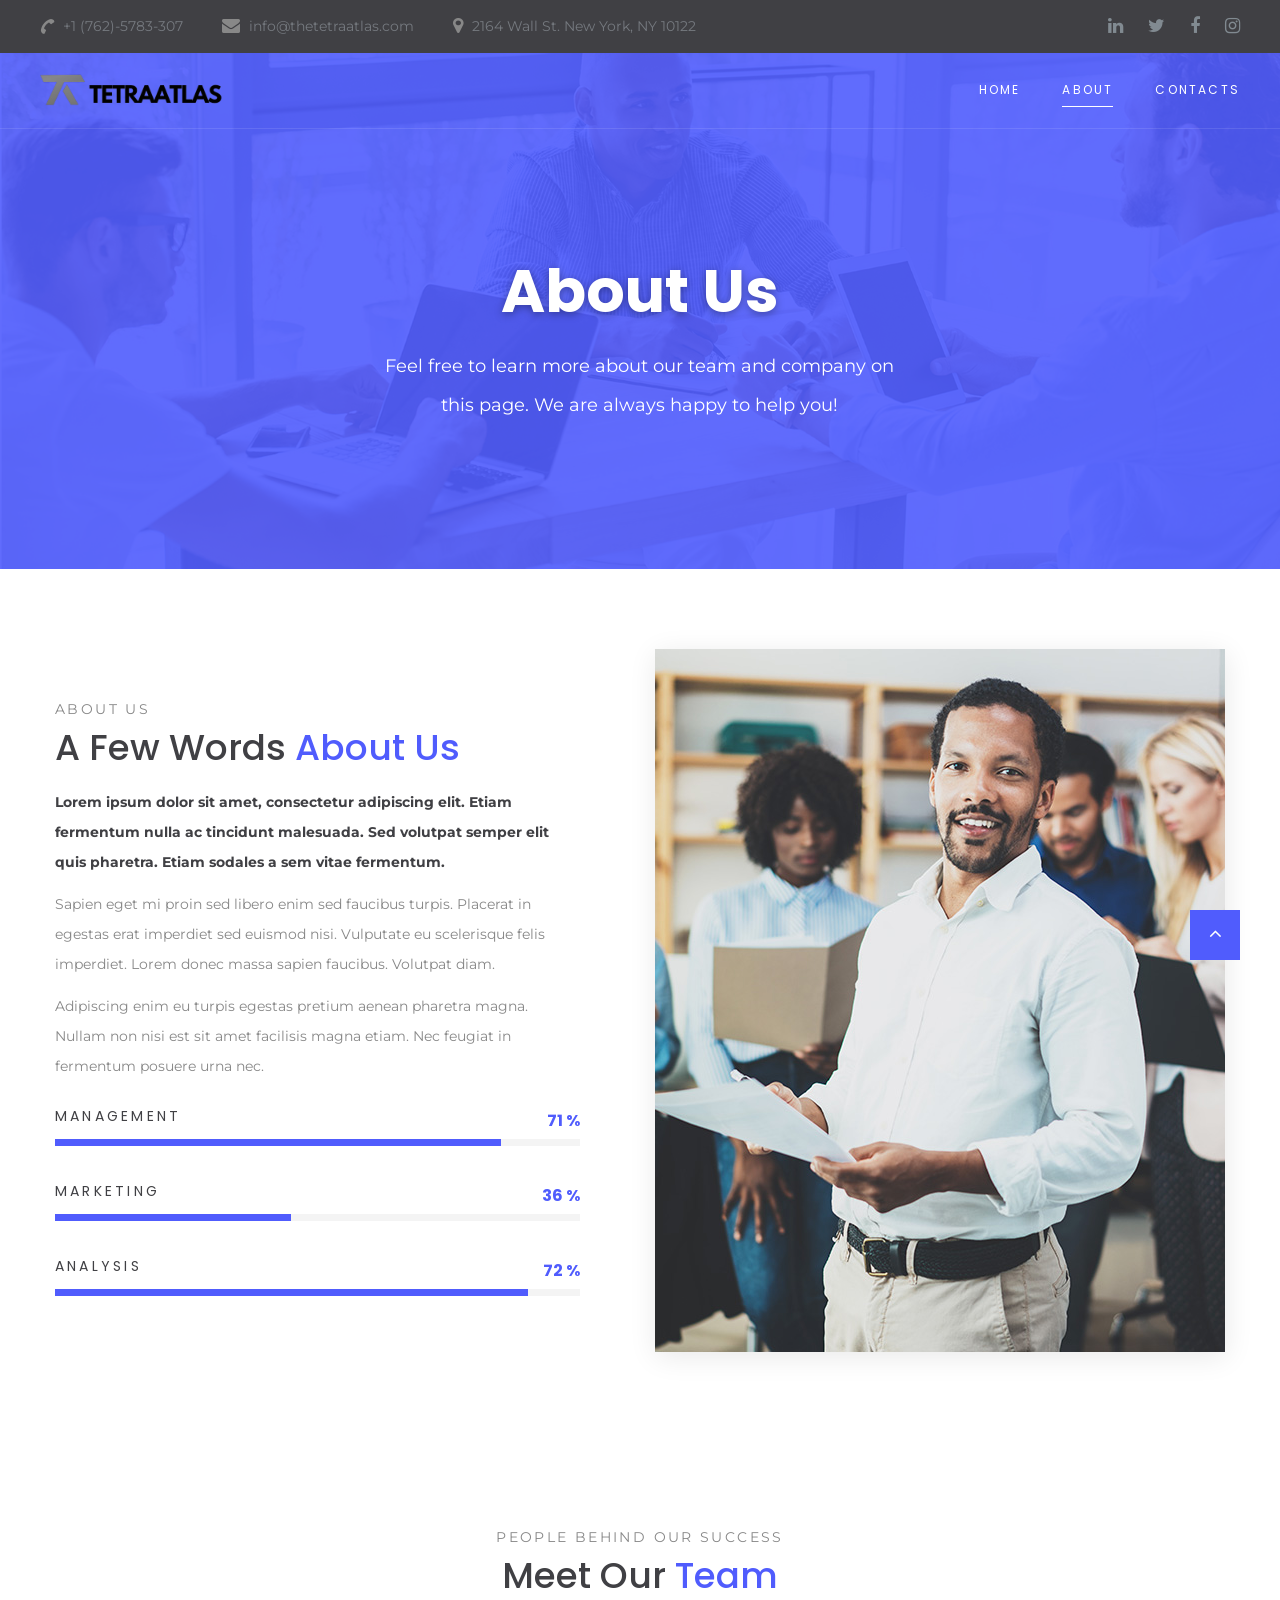
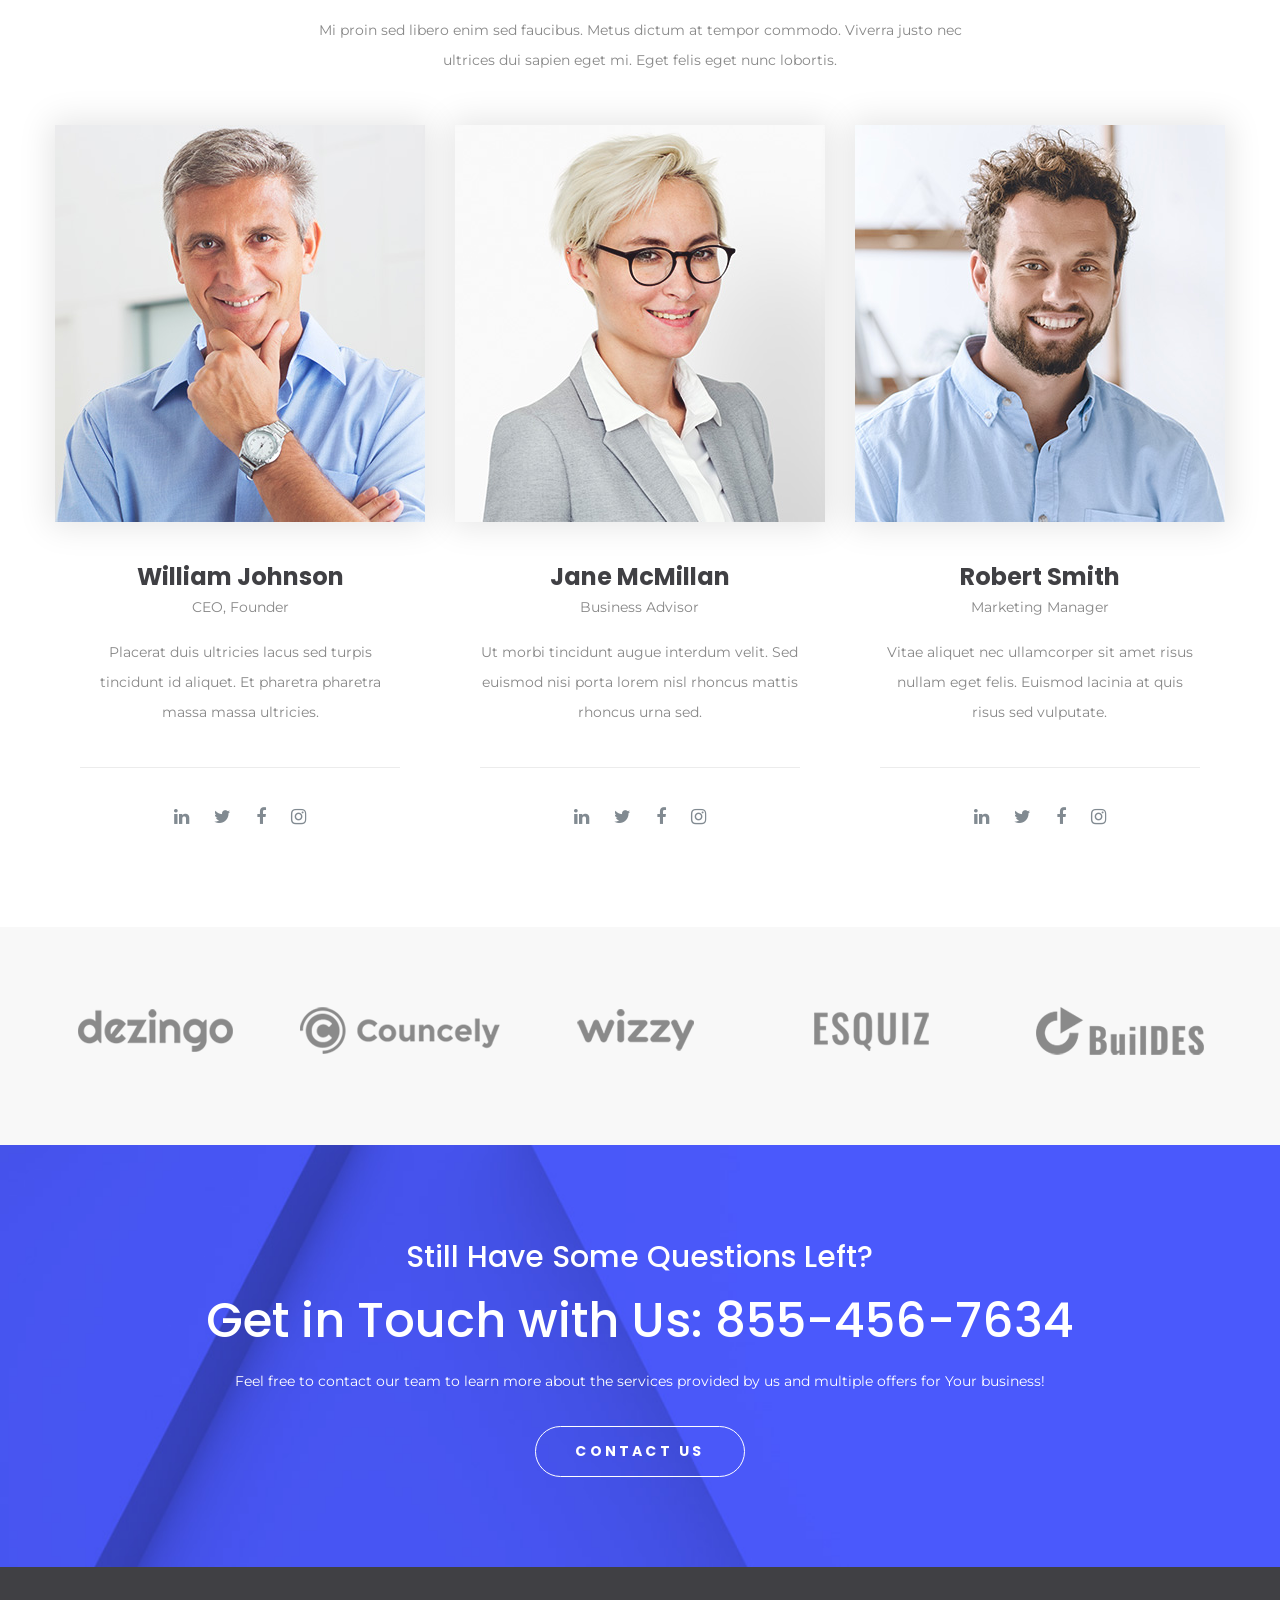
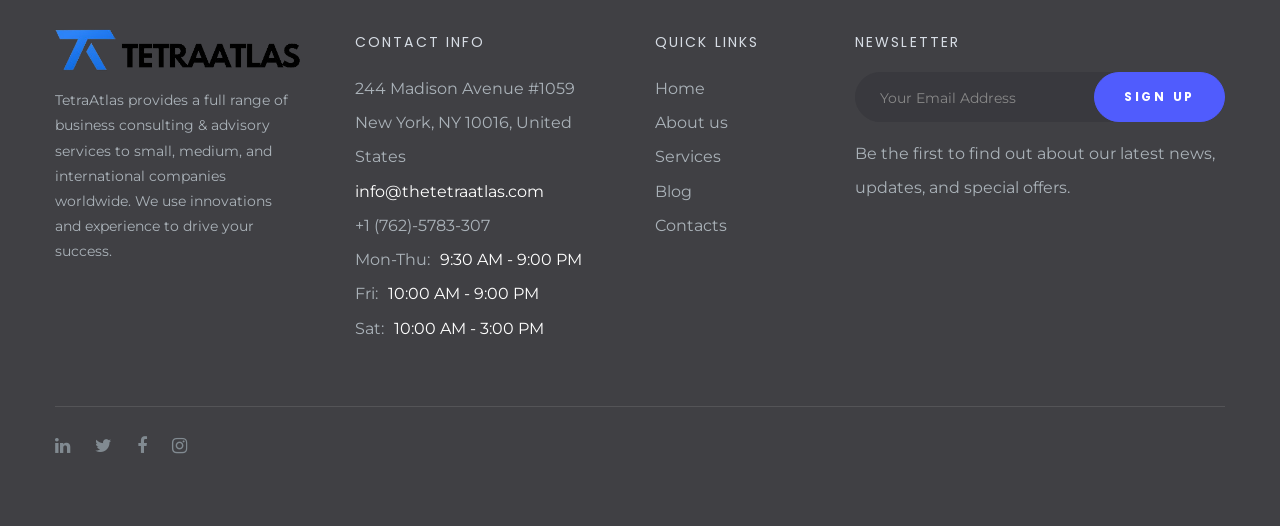
<file: site/about.html>
<!DOCTYPE html>
<html class="wide wow-animation" lang="en">
  <head>
    <title>About</title>
    <meta charset="utf-8">
    <meta name="viewport" content="width=device-width, height=device-height, initial-scale=1.0">
    <meta http-equiv="X-UA-Compatible" content="IE=edge">
    <link rel="icon" href="images/favicon.ico" type="image/x-icon">
    <link rel="stylesheet" type="text/css" href="//fonts.googleapis.com/css?family=Montserrat:300,400,700%7CPoppins:300,400,500,700,900">
    <link rel="stylesheet" href="css/bootstrap.css">
    <link rel="stylesheet" href="css/fonts.css">
    <link rel="stylesheet" href="css/style.css">
    <style>.ie-panel{display: none;background: #212121;padding: 10px 0;box-shadow: 3px 3px 5px 0 rgba(0,0,0,.3);clear: both;text-align:center;position: relative;z-index: 1;} html.ie-10 .ie-panel, html.lt-ie-10 .ie-panel {display: block;}</style>
  </head>
  <body>
    <div class="ie-panel"><a href="http://windows.microsoft.com/en-US/internet-explorer/"><img src="images/ie8-panel/warning_bar_0000_us.jpg" height="42" width="820" alt="You are using an outdated browser. For a faster, safer browsing experience, upgrade for free today."></a></div>
    <div class="preloader">
      <div class="preloader-body">
        <div class="cssload-container">
          <div class="cssload-speeding-wheel"></div>
        </div>
        <p>Loading...</p>
      </div>
    </div>
    <div class="page">
      <header class="section page-header">
        <!--RD Navbar-->
        <div class="rd-navbar-wrap">
          <nav class="rd-navbar rd-navbar-classic" data-layout="rd-navbar-fixed" data-sm-layout="rd-navbar-fixed" data-md-layout="rd-navbar-fixed" data-md-device-layout="rd-navbar-fixed" data-lg-layout="rd-navbar-static" data-lg-device-layout="rd-navbar-static" data-xl-layout="rd-navbar-static" data-xl-device-layout="rd-navbar-static" data-lg-stick-up-offset="46px" data-xl-stick-up-offset="46px" data-xxl-stick-up-offset="46px" data-lg-stick-up="true" data-xl-stick-up="true" data-xxl-stick-up="true">
            <div class="rd-navbar-collapse-toggle rd-navbar-fixed-element-1" data-rd-navbar-toggle=".rd-navbar-collapse"><span></span></div>
            <div class="rd-navbar-aside-outer rd-navbar-collapse bg-gray-dark">
              <div class="rd-navbar-aside">
                <ul class="list-inline navbar-contact-list">
                  <li>
                    <div class="unit unit-spacing-xs align-items-center">
                      <div class="unit-left"><span class="icon text-middle fa-phone"></span></div>
                      <div class="unit-body"><a href="tel:#">+1 (762)-5783-307</a></div>
                    </div>
                  </li>
                  <li>
                    <div class="unit unit-spacing-xs align-items-center">
                      <div class="unit-left"><span class="icon text-middle fa-envelope"></span></div>
                      <div class="unit-body"><a href="mailto:#">info@thetetraatlas.com</a></div>
                    </div>
                  </li>
                  <li>
                    <div class="unit unit-spacing-xs align-items-center">
                      <div class="unit-left"><span class="icon text-middle fa-map-marker"></span></div>
                      <div class="unit-body"><a href="#">2164 Wall St. New York, NY 10122</a></div>
                    </div>
                  </li>
                </ul>
                <ul class="social-links">
                  <li><a class="icon icon-sm icon-circle icon-circle-md icon-bg-white fa-linkedin" href="#"></a></li>
                  <li><a class="icon icon-sm icon-circle icon-circle-md icon-bg-white fa-twitter" href="#"></a></li>
                  <li><a class="icon icon-sm icon-circle icon-circle-md icon-bg-white fa-facebook" href="#"></a></li>
                  <li><a class="icon icon-sm icon-circle icon-circle-md icon-bg-white fa-instagram" href="#"></a></li>
                </ul>
              </div>
            </div>
            <div class="rd-navbar-main-outer">
              <div class="rd-navbar-main">
                <!--RD Navbar Panel-->
                <div class="rd-navbar-panel">
                  <!--RD Navbar Toggle-->
                  <button class="rd-navbar-toggle" data-rd-navbar-toggle=".rd-navbar-nav-wrap"><span></span></button>
                  <!--RD Navbar Brand-->
                  <div class="rd-navbar-brand">
                    <!--Brand--><a class="brand" href="index.html"><img class="brand-logo-dark" src="images/logo-default-200x34.png" alt="" width="100" height="17"/><img class="brand-logo-light" src="images/logo-inverse-200x34.png" alt="" width="100" height="17"/></a>
                  </div>
                </div>
                <div class="rd-navbar-main-element">
                  <div class="rd-navbar-nav-wrap">
                    <ul class="rd-navbar-nav">
                      <li class="rd-nav-item"><a class="rd-nav-link" href="index.html">Home</a>
                      </li>
                      <li class="rd-nav-item active"><a class="rd-nav-link" href="about.html">About</a>
                      </li>
                      
                      <li class="rd-nav-item"><a class="rd-nav-link" href="contacts.html">Contacts</a>
                      </li>
                    </ul>
                  </div>
                </div>
              </div>
            </div>
          </nav>
        </div>
      </header>
      <section class="section section-intro context-dark">
        <div class="intro-bg" style="background: url(images/intro-bg-1.jpg) no-repeat;background-size:cover;background-position: top center;"></div>
        <div class="container">
          <div class="row justify-content-center">
            <div class="col-xl-8 text-center">
              <h1 class="font-weight-bold wow fadeInLeft">About Us</h1>
              <p class="intro-description wow fadeInRight">Feel free to learn more about our team and company on this page. We are always happy to help you!</p>
            </div>
          </div>
        </div>
      </section>
      <!-- About page about section-->
      <section class="section section-md">
        <div class="container">
          <div class="row row-40 justify-content-center">
            <div class="col-lg-6 col-12">
              <div class="offset-top-45 offset-lg-right-45">
                <div class="section-name wow fadeInRight" data-wow-delay=".2s">About us</div>
                <h3 class="wow fadeInLeft text-capitalize" data-wow-delay=".3s">A Few Words<span class="text-primary"> about us</span></h3>
                <p class="font-weight-bold text-gray-dark wow fadeInUp" data-wow-delay=".4s">Lorem ipsum dolor sit amet, consectetur adipiscing elit. Etiam fermentum nulla ac tincidunt malesuada. Sed volutpat semper elit quis pharetra. Etiam sodales a sem vitae fermentum.</p>
                <p class="wow fadeInUp" data-wow-delay=".4s">Sapien eget mi proin sed libero enim sed faucibus turpis. Placerat in egestas erat imperdiet sed euismod nisi. Vulputate eu scelerisque felis imperdiet. Lorem donec massa sapien faucibus. Volutpat diam.</p>
                <p class="wow fadeInUp" data-wow-delay=".4s">Adipiscing enim eu turpis egestas pretium aenean pharetra magna. Nullam non nisi est sit amet facilisis magna etiam. Nec feugiat in fermentum posuere urna nec.</p>
                <div class="offset-top-20">
                  <!--Linear progress bar-->
                  <article class="progress-linear">
                    <div class="progress-header progress-header-simple">
                      <p>Management</p><span class="progress-value">85</span>
                    </div>
                    <div class="progress-bar-linear-wrap">
                      <div class="progress-bar-linear"></div>
                    </div>
                  </article>
                  <!--Linear progress bar-->
                  <article class="progress-linear">
                    <div class="progress-header progress-header-simple">
                      <p>Marketing</p><span class="progress-value">45</span>
                    </div>
                    <div class="progress-bar-linear-wrap">
                      <div class="progress-bar-linear"></div>
                    </div>
                  </article>
                  <!--Linear progress bar-->
                  <article class="progress-linear">
                    <div class="progress-header progress-header-simple">
                      <p>Analysis</p><span class="progress-value">90</span>
                    </div>
                    <div class="progress-bar-linear-wrap">
                      <div class="progress-bar-linear"></div>
                    </div>
                  </article>
                </div>
              </div>
            </div>
            <div class="col-lg-6 col-sm-10 col-12">
              <div class="block-decorate-img wow fadeInLeft" data-wow-delay=".2s"><img src="images/about-1-570x703.jpg" alt="" width="570" height="351"/>
              </div>
            </div>
          </div>
        </div>
      </section>
      <!-- Our team-->
      <section class="section section-md">
        <div class="container">
          <div class="row row-50 justify-content-center">
            <div class="col-md col-12 text-center">
              <div class="section-name wow fadeInRight" data-wow-delay=".2s">People Behind Our Success</div>
              <h3 class="wow fadeInLeft text-capitalize" data-wow-delay=".3s">Meet Our<span class="text-primary"> Team</span></h3>
              <p class="block-675">Mi proin sed libero enim sed faucibus. Metus dictum at tempor commodo. Viverra justo nec ultrices dui sapien eget mi. Eget felis eget nunc lobortis.</p>
            </div>
          </div>
          <div class="row row-50 justify-content-center">
            <div class="col-xl-4 col-sm-6 col-10 wow fadeInLeft" data-wow-delay=".3s">
              <div class="team-classic-wrap">
                <div class="team-classic-img"><img src="images/team-classic-1-370x397.jpg" alt="" width="370" height="198"/>
                </div>
                <div class="block-320 text-center">
                  <h4 class="font-weight-bold">William Johnson</h4><span class="d-block">CEO, Founder</span>
                  <p>Placerat duis ultricies lacus sed turpis tincidunt id aliquet. Et pharetra pharetra massa massa ultricies.</p>
                  <hr class="offset-top-40"/>
                  <ul class="justify-content-center social-links offset-top-30">
                    <li><a class="fa fa-linkedin" href="#"></a></li>
                    <li><a class="fa fa fa-twitter" href="#"></a></li>
                    <li><a class="fa fa-facebook" href="#"></a></li>
                    <li><a class="fa fa-instagram" href="#"></a></li>
                  </ul>
                </div>
              </div>
            </div>
            <div class="col-xl-4 col-sm-6 col-10 wow fadeInUp" data-wow-delay=".3s">
              <div class="team-classic-wrap">
                <div class="team-classic-img"><img src="images/team-classic-2-370x397.jpg" alt="" width="370" height="198"/>
                </div>
                <div class="block-320 text-center">
                  <h4 class="font-weight-bold">Jane McMillan</h4><span class="d-block">Business Advisor</span>
                  <p>Ut morbi tincidunt augue interdum velit. Sed euismod nisi porta lorem nisl rhoncus mattis rhoncus urna sed.</p>
                  <hr class="offset-top-40"/>
                  <ul class="justify-content-center social-links offset-top-30">
                    <li><a class="fa fa-linkedin" href="#"></a></li>
                    <li><a class="fa fa fa-twitter" href="#"></a></li>
                    <li><a class="fa fa-facebook" href="#"></a></li>
                    <li><a class="fa fa-instagram" href="#"></a></li>
                  </ul>
                </div>
              </div>
            </div>
            <div class="col-xl-4 col-sm-6 col-10 wow fadeInRight" data-wow-delay=".3s">
              <div class="team-classic-wrap">
                <div class="team-classic-img"><img src="images/team-classic-3-370x397.jpg" alt="" width="370" height="198"/>
                </div>
                <div class="block-320 text-center">
                  <h4 class="font-weight-bold">Robert Smith</h4><span class="d-block">Marketing Manager</span>
                  <p>Vitae aliquet nec ullamcorper sit amet risus nullam eget felis. Euismod lacinia at quis risus sed vulputate.</p>
                  <hr class="offset-top-40"/>
                  <ul class="justify-content-center social-links offset-top-30">
                    <li><a class="fa fa-linkedin" href="#"></a></li>
                    <li><a class="fa fa fa-twitter" href="#"></a></li>
                    <li><a class="fa fa-facebook" href="#"></a></li>
                    <li><a class="fa fa-instagram" href="#"></a></li>
                  </ul>
                </div>
              </div>
            </div>
          </div>
        </div>
      </section>
      <!--Brands-->
      <section class="section section-md bg-gray-lighten">
        <div class="container">
          <div class="row">
            <!-- Owl Carousel-->
            <div class="owl-carousel text-center owl-brand" data-items="1" data-sm-items="2" data-md-items="3" data-lg-items="3" data-xl-items="5" data-xxl-items="5" data-dots="true" data-nav="false" data-stage-padding="15" data-loop="false" data-margin="30" data-mouse-drag="false" data-autoplay="true">
              <div class="item"><img src="images/brand-1-200x48.png" alt="" width="200" height="24"/>
              </div>
              <div class="item"><img src="images/brand-2-200x48.png" alt="" width="200" height="24"/>
              </div>
              <div class="item"><img src="images/brand-3-200x48.png" alt="" width="200" height="24"/>
              </div>
              <div class="item"><img src="images/brand-4-200x48.png" alt="" width="200" height="24"/>
              </div>
              <div class="item"><img src="images/brand-5-200x48.png" alt="" width="200" height="24"/>
              </div>
            </div>
          </div>
        </div>
      </section>
      <!--Cta section-->
      <section class="section section-md" style="background:url(images/bg-image-4-1700x394.jpg) no-repeat; background-size: cover;">
        <div class="container">
          <div class="row justify-content-center">
            <div class="col-md-10 col-12 text-center"><span class="text-white d-block cta-big-text font-weight-medium">Still Have Some Questions Left?</span>
              <h2 class="text-white"><span class="d-block">Get in Touch with Us:<a class="underline-link" href="tel:#"> 855-456-7634</a></span></h2>
              <p class="text-white">Feel free to contact our team to learn more about the services provided by us and multiple offers for Your business!</p><a class="button-circle button-default-outline button button-lg button-width-210" href="contacts.html">contact us</a>
            </div>
          </div>
        </div>
      </section>
      <footer class="section footer-classic section-sm">
        <div class="container">
          <div class="row row-30">
            <div class="col-lg-3 wow fadeInLeft">
              <!--Brand--><a class="brand" href="index.html"><img class="brand-logo-dark" src="images/logo-default-200x34.png" alt="" width="100" height="17"/><img class="brand-logo-light" src="images/logo-inverse-200x34.png" alt="" width="100" height="17"/></a>
              <p class="footer-classic-description offset-top-0 offset-right-25">TetraAtlas provides a full range of business consulting & advisory services to small, medium, and international companies worldwide. We use innovations and experience to drive your success.</p>
            </div>
            <div class="col-lg-3 col-sm-8 wow fadeInUp">
              <P class="footer-classic-title">contact info</P>
              <div class="d-block offset-top-0">244 Madison Avenue #1059<span class="d-lg-block">New York, NY 10016, United States</span></div><a class="d-inline-block accent-link" href="mailto:#">info@thetetraatlas.com</a><a class="d-inline-block" href="tel:#">+1 (762)-5783-307</a>
              <ul>
                <li>Mon-Thu:<span class="d-inline-block offset-left-10 text-white">9:30 AM - 9:00 PM</span></li>
                <li>Fri:<span class="d-inline-block offset-left-10 text-white">10:00 AM - 9:00 PM</span></li>
                <li>Sat:<span class="d-inline-block offset-left-10 text-white">10:00 AM - 3:00 PM</span></li>
              </ul>
            </div>
            <div class="col-lg-2 col-sm-4 wow fadeInUp" data-wow-delay=".3s">
              <P class="footer-classic-title">Quick Links</P>
              <ul class="footer-classic-nav-list">
                <li><a href="index.html">Home</a></li>
                <li><a href="about.html">About us</a></li>
                <li><a href="#">Services</a></li>
                <li><a href="#">Blog</a></li>
                <li><a href="contacts.html">Contacts</a></li>
              </ul>
            </div>
            <div class="col-lg-4 wow fadeInLeft" data-wow-delay=".2s">
              <P class="footer-classic-title">newsletter</P>
              <form class="rd-mailform text-left footer-classic-subscribe-form" data-form-output="form-output-global" data-form-type="contact" method="post" action="bat/rd-mailform.php">
                <div class="form-wrap">
                  <label class="form-label" for="subscribe-email">Your Email Address</label>
                  <input class="form-input" id="subscribe-email" type="email" name="email" data-constraints="@Email @Required">
                </div>
                <div class="form-button group-sm text-center text-lg-left">
                  <button class="button button-primary button-circle" type="submit">sign up</button>
                </div>
              </form>
              <p>Be the first to find out about our latest news, updates, and special offers.</p>
            </div>
          </div>
        </div>
        <div class="container wow fadeInUp" data-wow-delay=".4s">
          <div class="footer-classic-aside">
            <ul class="social-links">
              <li><a class="fa fa-linkedin" href="#"></a></li>
              <li><a class="fa fa fa-twitter" href="#"></a></li>
              <li><a class="fa fa-facebook" href="#"></a></li>
              <li><a class="fa fa-instagram" href="#"></a></li>
            </ul>
          </div>
        </div>
      </footer>
    </div>
    <div class="snackbars" id="form-output-global"></div>
    <script src="js/core.min.js"></script>
    <script src="js/script.js"></script>
  </body>
</html>
</file>
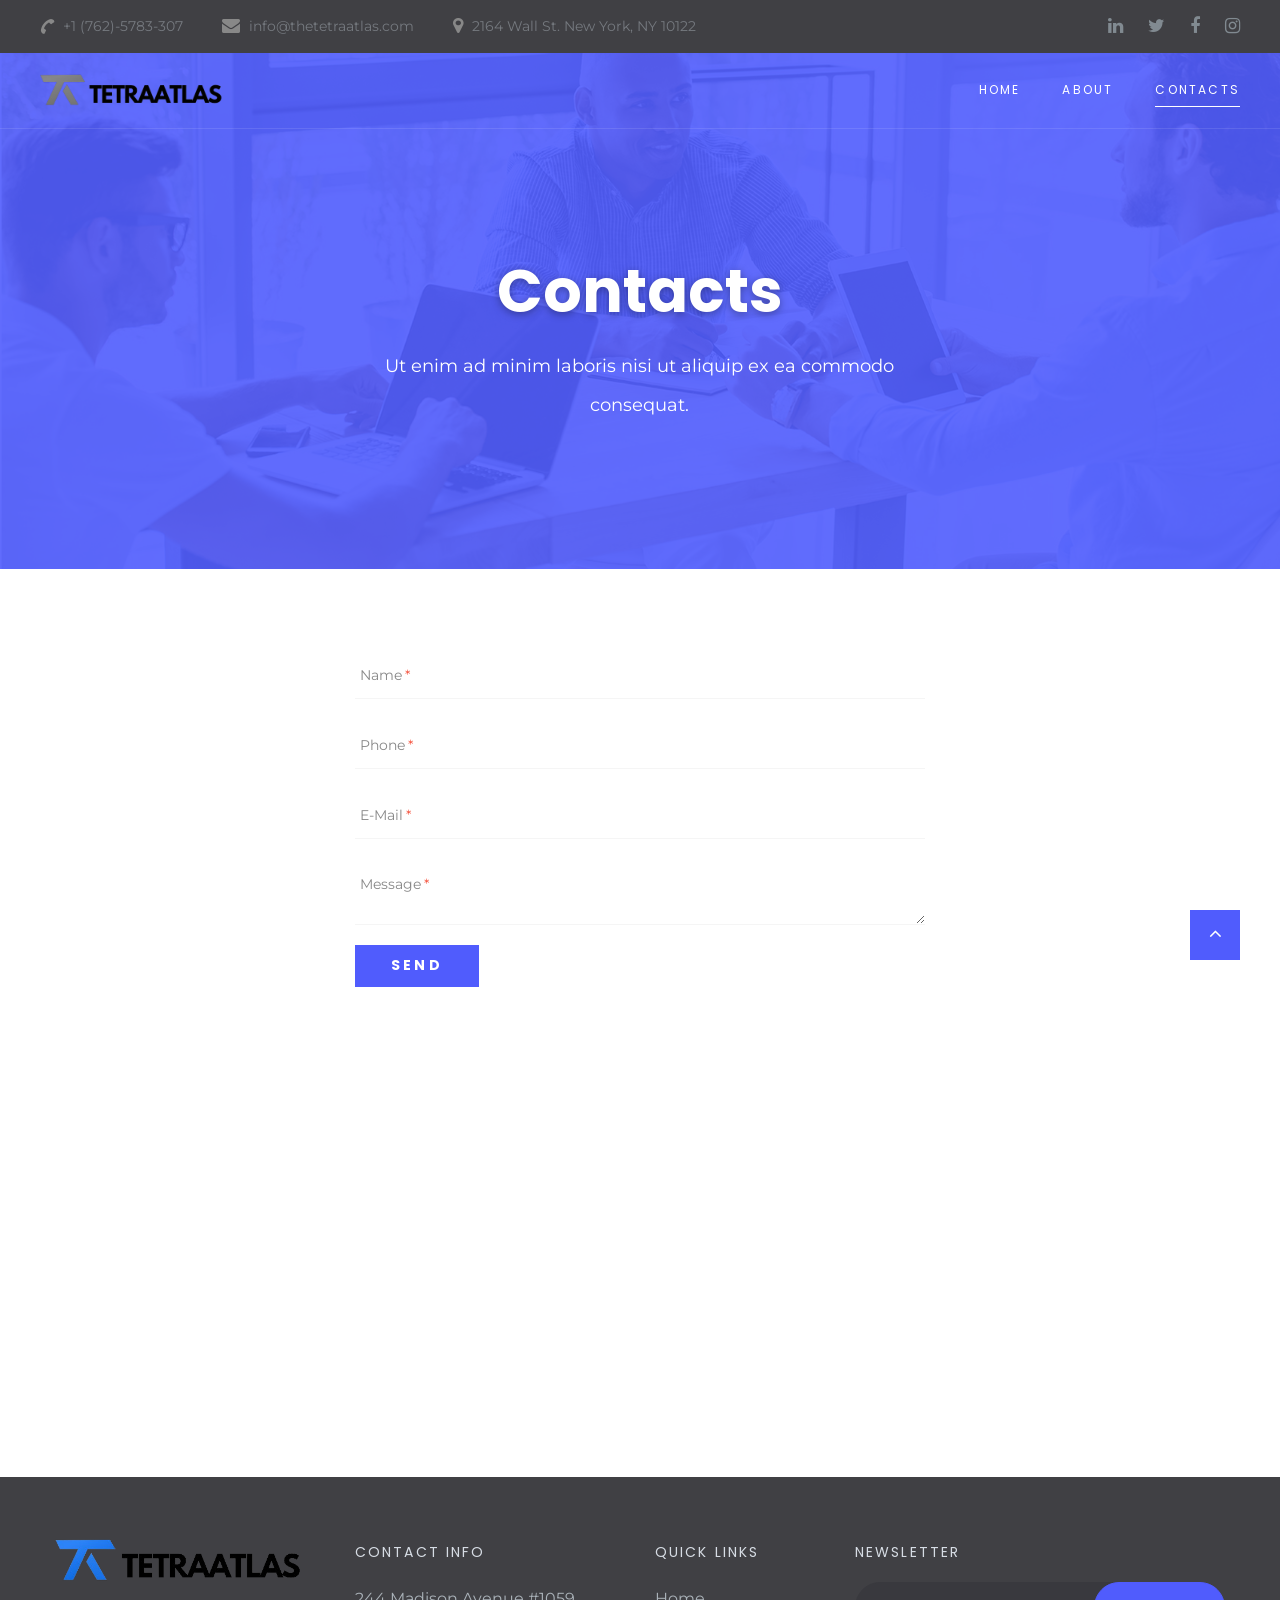
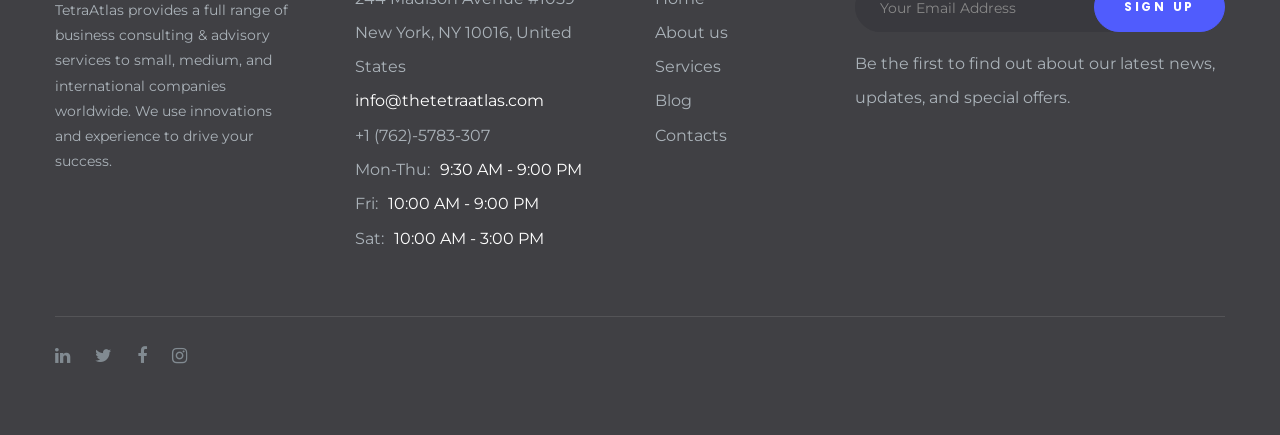
<file: site/contacts.html>
<!DOCTYPE html>
<html class="wide wow-animation" lang="en">

<head>
  <title>Contacts</title>
  <meta charset="utf-8">
  <meta name="viewport" content="width=device-width, height=device-height, initial-scale=1.0">
  <meta http-equiv="X-UA-Compatible" content="IE=edge">
  <link rel="icon" href="images/favicon.ico" type="image/x-icon">
  <link rel="stylesheet" type="text/css"
    href="//fonts.googleapis.com/css?family=Montserrat:300,400,700%7CPoppins:300,400,500,700,900">
  <link rel="stylesheet" href="css/bootstrap.css">
  <link rel="stylesheet" href="css/fonts.css">
  <link rel="stylesheet" href="css/style.css">
  <style>
    .ie-panel {
      display: none;
      background: #212121;
      padding: 10px 0;
      box-shadow: 3px 3px 5px 0 rgba(0, 0, 0, .3);
      clear: both;
      text-align: center;
      position: relative;
      z-index: 1;
    }

    html.ie-10 .ie-panel,
    html.lt-ie-10 .ie-panel {
      display: block;
    }
  </style>
</head>

<body>
  <div class="ie-panel"><a href="http://windows.microsoft.com/en-US/internet-explorer/"><img
        src="images/ie8-panel/warning_bar_0000_us.jpg" height="42" width="820"
        alt="You are using an outdated browser. For a faster, safer browsing experience, upgrade for free today."></a>
  </div>
  <div class="preloader">
    <div class="preloader-body">
      <div class="cssload-container">
        <div class="cssload-speeding-wheel"></div>
      </div>
      <p>Loading...</p>
    </div>
  </div>
  <div class="page">
    <header class="section page-header">
      <!--RD Navbar-->
      <div class="rd-navbar-wrap">
        <nav class="rd-navbar rd-navbar-classic" data-layout="rd-navbar-fixed" data-sm-layout="rd-navbar-fixed"
          data-md-layout="rd-navbar-fixed" data-md-device-layout="rd-navbar-fixed" data-lg-layout="rd-navbar-static"
          data-lg-device-layout="rd-navbar-static" data-xl-layout="rd-navbar-static"
          data-xl-device-layout="rd-navbar-static" data-lg-stick-up-offset="46px" data-xl-stick-up-offset="46px"
          data-xxl-stick-up-offset="46px" data-lg-stick-up="true" data-xl-stick-up="true" data-xxl-stick-up="true">
          <div class="rd-navbar-collapse-toggle rd-navbar-fixed-element-1" data-rd-navbar-toggle=".rd-navbar-collapse">
            <span></span>
          </div>
          <div class="rd-navbar-aside-outer rd-navbar-collapse bg-gray-dark">
            <div class="rd-navbar-aside">
              <ul class="list-inline navbar-contact-list">
                <li>
                  <div class="unit unit-spacing-xs align-items-center">
                    <div class="unit-left"><span class="icon text-middle fa-phone"></span></div>
                    <div class="unit-body"><a href="tel:#">+1 (762)-5783-307</a></div>
                  </div>
                </li>
                <li>
                  <div class="unit unit-spacing-xs align-items-center">
                    <div class="unit-left"><span class="icon text-middle fa-envelope"></span></div>
                    <div class="unit-body"><a href="mailto:#">info@thetetraatlas.com</a></div>
                  </div>
                </li>
                <li>
                  <div class="unit unit-spacing-xs align-items-center">
                    <div class="unit-left"><span class="icon text-middle fa-map-marker"></span></div>
                    <div class="unit-body"><a href="#">2164 Wall St. New York, NY 10122</a></div>
                  </div>
                </li>
              </ul>
              <ul class="social-links">
                <li><a class="icon icon-sm icon-circle icon-circle-md icon-bg-white fa-linkedin" href="#"></a></li>
                <li><a class="icon icon-sm icon-circle icon-circle-md icon-bg-white fa-twitter" href="#"></a></li>
                <li><a class="icon icon-sm icon-circle icon-circle-md icon-bg-white fa-facebook" href="#"></a></li>
                <li><a class="icon icon-sm icon-circle icon-circle-md icon-bg-white fa-instagram" href="#"></a></li>
              </ul>
            </div>
          </div>
          <div class="rd-navbar-main-outer">
            <div class="rd-navbar-main">
              <!--RD Navbar Panel-->
              <div class="rd-navbar-panel">
                <!--RD Navbar Toggle-->
                <button class="rd-navbar-toggle" data-rd-navbar-toggle=".rd-navbar-nav-wrap"><span></span></button>
                <!--RD Navbar Brand-->
                <div class="rd-navbar-brand">
                  <!--Brand--><a class="brand" href="index.html"><img class="brand-logo-dark"
                      src="images/logo-default-200x34.png" alt="" width="100" height="17" /><img
                      class="brand-logo-light" src="images/logo-inverse-200x34.png" alt="" width="100"
                      height="17" /></a>
                </div>
              </div>
              <div class="rd-navbar-main-element">
                <div class="rd-navbar-nav-wrap">
                  <ul class="rd-navbar-nav">
                    <li class="rd-nav-item"><a class="rd-nav-link" href="index.html">Home</a>
                    </li>
                    <li class="rd-nav-item"><a class="rd-nav-link" href="about.html">About</a>
                    </li>

                    <li class="rd-nav-item active"><a class="rd-nav-link" href="contacts.html">Contacts</a>
                    </li>
                  </ul>
                </div>
              </div>
            </div>
          </div>
        </nav>
      </div>
    </header>
    <section class="section section-intro context-dark">
      <div class="intro-bg"
        style="background: url(images/intro-bg-1.jpg) no-repeat;background-size:cover;background-position: top center;">
      </div>
      <div class="container">
        <div class="row justify-content-center">
          <div class="col-xl-8 text-center">
            <h1 class="font-weight-bold wow fadeInLeft">Contacts</h1>
            <p class="intro-description wow fadeInRight">Ut enim ad minim laboris nisi ut aliquip ex ea commodo
              consequat.</p>
          </div>
        </div>
      </div>
    </section>
    <!--Mailform-->
    <section class="section section-md">
      <div class="container">
        <!--RD Mailform-->
        <div class="row justify-content-center">
          <div class="col-xl-6 col-md-8 col-12">
            <form class="rd-mailform text-left" data-form-output="form-output-global" data-form-type="contact"
              method="post" action="bat/rd-mailform.php">
              <div class="form-wrap">
                <label class="form-label" for="contact-name">Name<span class="req-symbol">*</span></label>
                <input class="form-input" id="contact-name" type="text" name="name" data-constraints="@Required">
              </div>
              <div class="form-wrap">
                <label class="form-label" for="contact-phone">Phone<span class="req-symbol">*</span></label>
                <input class="form-input" id="contact-phone" type="text" name="phone"
                  data-constraints="@Required @PhoneNumber">
              </div>
              <div class="form-wrap">
                <label class="form-label" for="contact-email">E-Mail<span class="req-symbol">*</span></label>
                <input class="form-input" id="contact-email" type="email" name="email"
                  data-constraints="@Required @Email">
              </div>
              <div class="form-wrap">
                <label class="form-label label-textarea" for="contact-message">Message<span
                    class="req-symbol">*</span></label>
                <textarea class="form-input" id="contact-message" name="message"
                  data-constraints="@Required"></textarea>
              </div>
              <!--Google captcha-->
              <div class="form-wrap text-left form-validation-left">
                <div class="recaptcha" id="captcha1" data-sitekey="6LfZlSETAAAAAC5VW4R4tQP8Am_to4bM3dddxkEt"></div>
              </div>
              <div class="form-button group-sm text-center text-lg-left">
                <button class="button button-primary" type="submit">Send</button>
              </div>
            </form>
          </div>
        </div>
      </div>
    </section>
    <!--Google Map-->
    <section class="section">
      <!--Please, add the data attribute data-key="YOUR_API_KEY" in order to insert your own API key for the Google map.-->
      <!--Please note that YOUR_API_KEY should replaced with your key.-->
      <!--Example: <div class="google-map-container" data-key="YOUR_API_KEY">-->
      <div id="myMap" style="position:relative;width:100%;height:400px;"></div>
      <div class="google-map" id="myMap">
        <!-- <script>
              var map;
                  function initMap() {
                  map = new Microsoft.Maps.Map('#myMap', {
                      center: new Microsoft.Maps.Location(40.750060, -73.981470),
                      zoom: 12
                  });
              }
          </script> -->

        <script>
          var map;
          function initMap() {
            map = new Microsoft.Maps.Map('#myMap', {
              disableScrollWheelZoom: true,
              center: new Microsoft.Maps.Location(40.750060, -73.981470),
              zoom: 18
            });

            // Get the center of the map.
            var center = map.getCenter();

            var infobox = new Microsoft.Maps.Infobox(center, {
              title: 'Location',
              description: '244 Madison Avenue #1059 New York, NY 10016, United States'
            });

            //Assign the infobox to a map instance.
            infobox.setMap(map);

            // Create a pushpin and make it draggable.
            var pin = new Microsoft.Maps.Pushpin(center, {
              draggable: false
            });

            // Add the pushpin to the map
            map.entities.push(pin);

            // Add a click event to the pushpin.
            Microsoft.Maps.Events.addHandler(pin, click, function (e) {

              // You can also get a reference to the pushpin by using e.target
              // When clicked zoom the map and center it over the pushpin.
              map.setView({
                center: pushpin.getLocation(),
                zoom: 8
              });
            });


          }
        </script>
      </div>
      <ul class="google-map-markers">
        <li data-location="9870 St Vincent Place, Glasgow, DC 45 Fr 45."
          data-description="9870 St Vincent Place, Glasgow"></li>
      </ul>
    </section>
    <footer class="section footer-classic section-sm">
      <div class="container">
        <div class="row row-30">
          <div class="col-lg-3 wow fadeInLeft">
            <!--Brand--><a class="brand" href="index.html"><img class="brand-logo-dark"
                src="images/logo-default-200x34.png" alt="" width="100" height="17" /><img class="brand-logo-light"
                src="images/logo-inverse-200x34.png" alt="" width="100" height="17" /></a>
            <p class="footer-classic-description offset-top-0 offset-right-25">TetraAtlas provides a full range of
              business consulting & advisory services to small, medium, and international companies worldwide. We use
              innovations and experience to drive your success.</p>
          </div>
          <div class="col-lg-3 col-sm-8 wow fadeInUp">
            <P class="footer-classic-title">contact info</P>
            <div class="d-block offset-top-0">244 Madison Avenue #1059<span class="d-lg-block">New York, NY 10016, United States</span></div>
            <a class="d-inline-block accent-link" href="mailto:#">info@thetetraatlas.com</a><a class="d-inline-block"
              href="tel:#">+1 (762)-5783-307</a>
            <ul>
              <li>Mon-Thu:<span class="d-inline-block offset-left-10 text-white">9:30 AM - 9:00 PM</span></li>
              <li>Fri:<span class="d-inline-block offset-left-10 text-white">10:00 AM - 9:00 PM</span></li>
              <li>Sat:<span class="d-inline-block offset-left-10 text-white">10:00 AM - 3:00 PM</span></li>
            </ul>
          </div>
          <div class="col-lg-2 col-sm-4 wow fadeInUp" data-wow-delay=".3s">
            <P class="footer-classic-title">Quick Links</P>
            <ul class="footer-classic-nav-list">
              <li><a href="index.html">Home</a></li>
              <li><a href="about.html">About us</a></li>
              <li><a href="#">Services</a></li>
              <li><a href="#">Blog</a></li>
              <li><a href="contacts.html">Contacts</a></li>
            </ul>
          </div>
          <div class="col-lg-4 wow fadeInLeft" data-wow-delay=".2s">
            <P class="footer-classic-title">newsletter</P>
            <form class="rd-mailform text-left footer-classic-subscribe-form" data-form-output="form-output-global"
              data-form-type="contact" method="post" action="bat/rd-mailform.php">
              <div class="form-wrap">
                <label class="form-label" for="subscribe-email">Your Email Address</label>
                <input class="form-input" id="subscribe-email" type="email" name="email"
                  data-constraints="@Email @Required">
              </div>
              <div class="form-button group-sm text-center text-lg-left">
                <button class="button button-primary button-circle" type="submit">sign up</button>
              </div>
            </form>
            <p>Be the first to find out about our latest news, updates, and special offers.</p>
          </div>
        </div>
      </div>
      <div class="container wow fadeInUp" data-wow-delay=".4s">
        <div class="footer-classic-aside">
          
          <ul class="social-links">
            <li><a class="fa fa-linkedin" href="#"></a></li>
            <li><a class="fa fa fa-twitter" href="#"></a></li>
            <li><a class="fa fa-facebook" href="#"></a></li>
            <li><a class="fa fa-instagram" href="#"></a></li>
          </ul>
        </div>
      </div>
    </footer>
  </div>
  <div class="snackbars" id="form-output-global"></div>
  <script src="js/core.min.js"></script>
  <script src="js/script.js"></script>
  <script async
    src="https://www.bing.com/api/maps/mapcontrol?callback=initMap&key=AklTXbUY-feWPZswVVi2k5AdXC7dpCs9caY7Jh6o7qlGb3R3nIHigjqHK7_DNYNf"></script>
</body>

</html>
</file>
<file: assets/vendors/themify-icons/css/themify-icons.css>
@font-face {
	font-family: 'themify';
	src:url("../fonts/themify.eot?-fvbane");
	src:url("../fonts/themify.eot?#iefix-fvbane") format("embedded-opentype"),
		url("../fonts/themify.woff?-fvbane") format("woff"),
		url("../fonts/themify.ttf?-fvbane") format("truetype"),
		url("../fonts/themify.svg?-fvbane#themify") format("svg");
	font-weight: normal;
	font-style: normal;
}

[class^="ti-"], [class*=" ti-"] {
	font-family: 'themify';
	speak: none;
	font-style: normal;
	font-weight: normal;
	font-variant: normal;
	text-transform: none;
	line-height: 1;

	/* Better Font Rendering =========== */
	-webkit-font-smoothing: antialiased;
	-moz-osx-font-smoothing: grayscale;
}

.ti-wand:before {
	content: "\e600";
}
.ti-volume:before {
	content: "\e601";
}
.ti-user:before {
	content: "\e602";
}
.ti-unlock:before {
	content: "\e603";
}
.ti-unlink:before {
	content: "\e604";
}
.ti-trash:before {
	content: "\e605";
}
.ti-thought:before {
	content: "\e606";
}
.ti-target:before {
	content: "\e607";
}
.ti-tag:before {
	content: "\e608";
}
.ti-tablet:before {
	content: "\e609";
}
.ti-star:before {
	content: "\e60a";
}
.ti-spray:before {
	content: "\e60b";
}
.ti-signal:before {
	content: "\e60c";
}
.ti-shopping-cart:before {
	content: "\e60d";
}
.ti-shopping-cart-full:before {
	content: "\e60e";
}
.ti-settings:before {
	content: "\e60f";
}
.ti-search:before {
	content: "\e610";
}
.ti-zoom-in:before {
	content: "\e611";
}
.ti-zoom-out:before {
	content: "\e612";
}
.ti-cut:before {
	content: "\e613";
}
.ti-ruler:before {
	content: "\e614";
}
.ti-ruler-pencil:before {
	content: "\e615";
}
.ti-ruler-alt:before {
	content: "\e616";
}
.ti-bookmark:before {
	content: "\e617";
}
.ti-bookmark-alt:before {
	content: "\e618";
}
.ti-reload:before {
	content: "\e619";
}
.ti-plus:before {
	content: "\e61a";
}
.ti-pin:before {
	content: "\e61b";
}
.ti-pencil:before {
	content: "\e61c";
}
.ti-pencil-alt:before {
	content: "\e61d";
}
.ti-paint-roller:before {
	content: "\e61e";
}
.ti-paint-bucket:before {
	content: "\e61f";
}
.ti-na:before {
	content: "\e620";
}
.ti-mobile:before {
	content: "\e621";
}
.ti-minus:before {
	content: "\e622";
}
.ti-medall:before {
	content: "\e623";
}
.ti-medall-alt:before {
	content: "\e624";
}
.ti-marker:before {
	content: "\e625";
}
.ti-marker-alt:before {
	content: "\e626";
}
.ti-arrow-up:before {
	content: "\e627";
}
.ti-arrow-right:before {
	content: "\e628";
}
.ti-arrow-left:before {
	content: "\e629";
}
.ti-arrow-down:before {
	content: "\e62a";
}
.ti-lock:before {
	content: "\e62b";
}
.ti-location-arrow:before {
	content: "\e62c";
}
.ti-link:before {
	content: "\e62d";
}
.ti-layout:before {
	content: "\e62e";
}
.ti-layers:before {
	content: "\e62f";
}
.ti-layers-alt:before {
	content: "\e630";
}
.ti-key:before {
	content: "\e631";
}
.ti-import:before {
	content: "\e632";
}
.ti-image:before {
	content: "\e633";
}
.ti-heart:before {
	content: "\e634";
}
.ti-heart-broken:before {
	content: "\e635";
}
.ti-hand-stop:before {
	content: "\e636";
}
.ti-hand-open:before {
	content: "\e637";
}
.ti-hand-drag:before {
	content: "\e638";
}
.ti-folder:before {
	content: "\e639";
}
.ti-flag:before {
	content: "\e63a";
}
.ti-flag-alt:before {
	content: "\e63b";
}
.ti-flag-alt-2:before {
	content: "\e63c";
}
.ti-eye:before {
	content: "\e63d";
}
.ti-export:before {
	content: "\e63e";
}
.ti-exchange-vertical:before {
	content: "\e63f";
}
.ti-desktop:before {
	content: "\e640";
}
.ti-cup:before {
	content: "\e641";
}
.ti-crown:before {
	content: "\e642";
}
.ti-comments:before {
	content: "\e643";
}
.ti-comment:before {
	content: "\e644";
}
.ti-comment-alt:before {
	content: "\e645";
}
.ti-close:before {
	content: "\e646";
}
.ti-clip:before {
	content: "\e647";
}
.ti-angle-up:before {
	content: "\e648";
}
.ti-angle-right:before {
	content: "\e649";
}
.ti-angle-left:before {
	content: "\e64a";
}
.ti-angle-down:before {
	content: "\e64b";
}
.ti-check:before {
	content: "\e64c";
}
.ti-check-box:before {
	content: "\e64d";
}
.ti-camera:before {
	content: "\e64e";
}
.ti-announcement:before {
	content: "\e64f";
}
.ti-brush:before {
	content: "\e650";
}
.ti-briefcase:before {
	content: "\e651";
}
.ti-bolt:before {
	content: "\e652";
}
.ti-bolt-alt:before {
	content: "\e653";
}
.ti-blackboard:before {
	content: "\e654";
}
.ti-bag:before {
	content: "\e655";
}
.ti-move:before {
	content: "\e656";
}
.ti-arrows-vertical:before {
	content: "\e657";
}
.ti-arrows-horizontal:before {
	content: "\e658";
}
.ti-fullscreen:before {
	content: "\e659";
}
.ti-arrow-top-right:before {
	content: "\e65a";
}
.ti-arrow-top-left:before {
	content: "\e65b";
}
.ti-arrow-circle-up:before {
	content: "\e65c";
}
.ti-arrow-circle-right:before {
	content: "\e65d";
}
.ti-arrow-circle-left:before {
	content: "\e65e";
}
.ti-arrow-circle-down:before {
	content: "\e65f";
}
.ti-angle-double-up:before {
	content: "\e660";
}
.ti-angle-double-right:before {
	content: "\e661";
}
.ti-angle-double-left:before {
	content: "\e662";
}
.ti-angle-double-down:before {
	content: "\e663";
}
.ti-zip:before {
	content: "\e664";
}
.ti-world:before {
	content: "\e665";
}
.ti-wheelchair:before {
	content: "\e666";
}
.ti-view-list:before {
	content: "\e667";
}
.ti-view-list-alt:before {
	content: "\e668";
}
.ti-view-grid:before {
	content: "\e669";
}
.ti-uppercase:before {
	content: "\e66a";
}
.ti-upload:before {
	content: "\e66b";
}
.ti-underline:before {
	content: "\e66c";
}
.ti-truck:before {
	content: "\e66d";
}
.ti-timer:before {
	content: "\e66e";
}
.ti-ticket:before {
	content: "\e66f";
}
.ti-thumb-up:before {
	content: "\e670";
}
.ti-thumb-down:before {
	content: "\e671";
}
.ti-text:before {
	content: "\e672";
}
.ti-stats-up:before {
	content: "\e673";
}
.ti-stats-down:before {
	content: "\e674";
}
.ti-split-v:before {
	content: "\e675";
}
.ti-split-h:before {
	content: "\e676";
}
.ti-smallcap:before {
	content: "\e677";
}
.ti-shine:before {
	content: "\e678";
}
.ti-shift-right:before {
	content: "\e679";
}
.ti-shift-left:before {
	content: "\e67a";
}
.ti-shield:before {
	content: "\e67b";
}
.ti-notepad:before {
	content: "\e67c";
}
.ti-server:before {
	content: "\e67d";
}
.ti-quote-right:before {
	content: "\e67e";
}
.ti-quote-left:before {
	content: "\e67f";
}
.ti-pulse:before {
	content: "\e680";
}
.ti-printer:before {
	content: "\e681";
}
.ti-power-off:before {
	content: "\e682";
}
.ti-plug:before {
	content: "\e683";
}
.ti-pie-chart:before {
	content: "\e684";
}
.ti-paragraph:before {
	content: "\e685";
}
.ti-panel:before {
	content: "\e686";
}
.ti-package:before {
	content: "\e687";
}
.ti-music:before {
	content: "\e688";
}
.ti-music-alt:before {
	content: "\e689";
}
.ti-mouse:before {
	content: "\e68a";
}
.ti-mouse-alt:before {
	content: "\e68b";
}
.ti-money:before {
	content: "\e68c";
}
.ti-microphone:before {
	content: "\e68d";
}
.ti-menu:before {
	content: "\e68e";
}
.ti-menu-alt:before {
	content: "\e68f";
}
.ti-map:before {
	content: "\e690";
}
.ti-map-alt:before {
	content: "\e691";
}
.ti-loop:before {
	content: "\e692";
}
.ti-location-pin:before {
	content: "\e693";
}
.ti-list:before {
	content: "\e694";
}
.ti-light-bulb:before {
	content: "\e695";
}
.ti-Italic:before {
	content: "\e696";
}
.ti-info:before {
	content: "\e697";
}
.ti-infinite:before {
	content: "\e698";
}
.ti-id-badge:before {
	content: "\e699";
}
.ti-hummer:before {
	content: "\e69a";
}
.ti-home:before {
	content: "\e69b";
}
.ti-help:before {
	content: "\e69c";
}
.ti-headphone:before {
	content: "\e69d";
}
.ti-harddrives:before {
	content: "\e69e";
}
.ti-harddrive:before {
	content: "\e69f";
}
.ti-gift:before {
	content: "\e6a0";
}
.ti-game:before {
	content: "\e6a1";
}
.ti-filter:before {
	content: "\e6a2";
}
.ti-files:before {
	content: "\e6a3";
}
.ti-file:before {
	content: "\e6a4";
}
.ti-eraser:before {
	content: "\e6a5";
}
.ti-envelope:before {
	content: "\e6a6";
}
.ti-download:before {
	content: "\e6a7";
}
.ti-direction:before {
	content: "\e6a8";
}
.ti-direction-alt:before {
	content: "\e6a9";
}
.ti-dashboard:before {
	content: "\e6aa";
}
.ti-control-stop:before {
	content: "\e6ab";
}
.ti-control-shuffle:before {
	content: "\e6ac";
}
.ti-control-play:before {
	content: "\e6ad";
}
.ti-control-pause:before {
	content: "\e6ae";
}
.ti-control-forward:before {
	content: "\e6af";
}
.ti-control-backward:before {
	content: "\e6b0";
}
.ti-cloud:before {
	content: "\e6b1";
}
.ti-cloud-up:before {
	content: "\e6b2";
}
.ti-cloud-down:before {
	content: "\e6b3";
}
.ti-clipboard:before {
	content: "\e6b4";
}
.ti-car:before {
	content: "\e6b5";
}
.ti-calendar:before {
	content: "\e6b6";
}
.ti-book:before {
	content: "\e6b7";
}
.ti-bell:before {
	content: "\e6b8";
}
.ti-basketball:before {
	content: "\e6b9";
}
.ti-bar-chart:before {
	content: "\e6ba";
}
.ti-bar-chart-alt:before {
	content: "\e6bb";
}
.ti-back-right:before {
	content: "\e6bc";
}
.ti-back-left:before {
	content: "\e6bd";
}
.ti-arrows-corner:before {
	content: "\e6be";
}
.ti-archive:before {
	content: "\e6bf";
}
.ti-anchor:before {
	content: "\e6c0";
}
.ti-align-right:before {
	content: "\e6c1";
}
.ti-align-left:before {
	content: "\e6c2";
}
.ti-align-justify:before {
	content: "\e6c3";
}
.ti-align-center:before {
	content: "\e6c4";
}
.ti-alert:before {
	content: "\e6c5";
}
.ti-alarm-clock:before {
	content: "\e6c6";
}
.ti-agenda:before {
	content: "\e6c7";
}
.ti-write:before {
	content: "\e6c8";
}
.ti-window:before {
	content: "\e6c9";
}
.ti-widgetized:before {
	content: "\e6ca";
}
.ti-widget:before {
	content: "\e6cb";
}
.ti-widget-alt:before {
	content: "\e6cc";
}
.ti-wallet:before {
	content: "\e6cd";
}
.ti-video-clapper:before {
	content: "\e6ce";
}
.ti-video-camera:before {
	content: "\e6cf";
}
.ti-vector:before {
	content: "\e6d0";
}
.ti-themify-logo:before {
	content: "\e6d1";
}
.ti-themify-favicon:before {
	content: "\e6d2";
}
.ti-themify-favicon-alt:before {
	content: "\e6d3";
}
.ti-support:before {
	content: "\e6d4";
}
.ti-stamp:before {
	content: "\e6d5";
}
.ti-split-v-alt:before {
	content: "\e6d6";
}
.ti-slice:before {
	content: "\e6d7";
}
.ti-shortcode:before {
	content: "\e6d8";
}
.ti-shift-right-alt:before {
	content: "\e6d9";
}
.ti-shift-left-alt:before {
	content: "\e6da";
}
.ti-ruler-alt-2:before {
	content: "\e6db";
}
.ti-receipt:before {
	content: "\e6dc";
}
.ti-pin2:before {
	content: "\e6dd";
}
.ti-pin-alt:before {
	content: "\e6de";
}
.ti-pencil-alt2:before {
	content: "\e6df";
}
.ti-palette:before {
	content: "\e6e0";
}
.ti-more:before {
	content: "\e6e1";
}
.ti-more-alt:before {
	content: "\e6e2";
}
.ti-microphone-alt:before {
	content: "\e6e3";
}
.ti-magnet:before {
	content: "\e6e4";
}
.ti-line-double:before {
	content: "\e6e5";
}
.ti-line-dotted:before {
	content: "\e6e6";
}
.ti-line-dashed:before {
	content: "\e6e7";
}
.ti-layout-width-full:before {
	content: "\e6e8";
}
.ti-layout-width-default:before {
	content: "\e6e9";
}
.ti-layout-width-default-alt:before {
	content: "\e6ea";
}
.ti-layout-tab:before {
	content: "\e6eb";
}
.ti-layout-tab-window:before {
	content: "\e6ec";
}
.ti-layout-tab-v:before {
	content: "\e6ed";
}
.ti-layout-tab-min:before {
	content: "\e6ee";
}
.ti-layout-slider:before {
	content: "\e6ef";
}
.ti-layout-slider-alt:before {
	content: "\e6f0";
}
.ti-layout-sidebar-right:before {
	content: "\e6f1";
}
.ti-layout-sidebar-none:before {
	content: "\e6f2";
}
.ti-layout-sidebar-left:before {
	content: "\e6f3";
}
.ti-layout-placeholder:before {
	content: "\e6f4";
}
.ti-layout-menu:before {
	content: "\e6f5";
}
.ti-layout-menu-v:before {
	content: "\e6f6";
}
.ti-layout-menu-separated:before {
	content: "\e6f7";
}
.ti-layout-menu-full:before {
	content: "\e6f8";
}
.ti-layout-media-right-alt:before {
	content: "\e6f9";
}
.ti-layout-media-right:before {
	content: "\e6fa";
}
.ti-layout-media-overlay:before {
	content: "\e6fb";
}
.ti-layout-media-overlay-alt:before {
	content: "\e6fc";
}
.ti-layout-media-overlay-alt-2:before {
	content: "\e6fd";
}
.ti-layout-media-left-alt:before {
	content: "\e6fe";
}
.ti-layout-media-left:before {
	content: "\e6ff";
}
.ti-layout-media-center-alt:before {
	content: "\e700";
}
.ti-layout-media-center:before {
	content: "\e701";
}
.ti-layout-list-thumb:before {
	content: "\e702";
}
.ti-layout-list-thumb-alt:before {
	content: "\e703";
}
.ti-layout-list-post:before {
	content: "\e704";
}
.ti-layout-list-large-image:before {
	content: "\e705";
}
.ti-layout-line-solid:before {
	content: "\e706";
}
.ti-layout-grid4:before {
	content: "\e707";
}
.ti-layout-grid3:before {
	content: "\e708";
}
.ti-layout-grid2:before {
	content: "\e709";
}
.ti-layout-grid2-thumb:before {
	content: "\e70a";
}
.ti-layout-cta-right:before {
	content: "\e70b";
}
.ti-layout-cta-left:before {
	content: "\e70c";
}
.ti-layout-cta-center:before {
	content: "\e70d";
}
.ti-layout-cta-btn-right:before {
	content: "\e70e";
}
.ti-layout-cta-btn-left:before {
	content: "\e70f";
}
.ti-layout-column4:before {
	content: "\e710";
}
.ti-layout-column3:before {
	content: "\e711";
}
.ti-layout-column2:before {
	content: "\e712";
}
.ti-layout-accordion-separated:before {
	content: "\e713";
}
.ti-layout-accordion-merged:before {
	content: "\e714";
}
.ti-layout-accordion-list:before {
	content: "\e715";
}
.ti-ink-pen:before {
	content: "\e716";
}
.ti-info-alt:before {
	content: "\e717";
}
.ti-help-alt:before {
	content: "\e718";
}
.ti-headphone-alt:before {
	content: "\e719";
}
.ti-hand-point-up:before {
	content: "\e71a";
}
.ti-hand-point-right:before {
	content: "\e71b";
}
.ti-hand-point-left:before {
	content: "\e71c";
}
.ti-hand-point-down:before {
	content: "\e71d";
}
.ti-gallery:before {
	content: "\e71e";
}
.ti-face-smile:before {
	content: "\e71f";
}
.ti-face-sad:before {
	content: "\e720";
}
.ti-credit-card:before {
	content: "\e721";
}
.ti-control-skip-forward:before {
	content: "\e722";
}
.ti-control-skip-backward:before {
	content: "\e723";
}
.ti-control-record:before {
	content: "\e724";
}
.ti-control-eject:before {
	content: "\e725";
}
.ti-comments-smiley:before {
	content: "\e726";
}
.ti-brush-alt:before {
	content: "\e727";
}
.ti-youtube:before {
	content: "\e728";
}
.ti-vimeo:before {
	content: "\e729";
}
.ti-twitter:before {
	content: "\e72a";
}
.ti-time:before {
	content: "\e72b";
}
.ti-tumblr:before {
	content: "\e72c";
}
.ti-skype:before {
	content: "\e72d";
}
.ti-share:before {
	content: "\e72e";
}
.ti-share-alt:before {
	content: "\e72f";
}
.ti-rocket:before {
	content: "\e730";
}
.ti-pinterest:before {
	content: "\e731";
}
.ti-new-window:before {
	content: "\e732";
}
.ti-microsoft:before {
	content: "\e733";
}
.ti-list-ol:before {
	content: "\e734";
}
.ti-linkedin:before {
	content: "\e735";
}
.ti-layout-sidebar-2:before {
	content: "\e736";
}
.ti-layout-grid4-alt:before {
	content: "\e737";
}
.ti-layout-grid3-alt:before {
	content: "\e738";
}
.ti-layout-grid2-alt:before {
	content: "\e739";
}
.ti-layout-column4-alt:before {
	content: "\e73a";
}
.ti-layout-column3-alt:before {
	content: "\e73b";
}
.ti-layout-column2-alt:before {
	content: "\e73c";
}
.ti-instagram:before {
	content: "\e73d";
}
.ti-google:before {
	content: "\e73e";
}
.ti-github:before {
	content: "\e73f";
}
.ti-flickr:before {
	content: "\e740";
}
.ti-facebook:before {
	content: "\e741";
}
.ti-dropbox:before {
	content: "\e742";
}
.ti-dribbble:before {
	content: "\e743";
}
.ti-apple:before {
	content: "\e744";
}
.ti-android:before {
	content: "\e745";
}
.ti-save:before {
	content: "\e746";
}
.ti-save-alt:before {
	content: "\e747";
}
.ti-yahoo:before {
	content: "\e748";
}
.ti-wordpress:before {
	content: "\e749";
}
.ti-vimeo-alt:before {
	content: "\e74a";
}
.ti-twitter-alt:before {
	content: "\e74b";
}
.ti-tumblr-alt:before {
	content: "\e74c";
}
.ti-trello:before {
	content: "\e74d";
}
.ti-stack-overflow:before {
	content: "\e74e";
}
.ti-soundcloud:before {
	content: "\e74f";
}
.ti-sharethis:before {
	content: "\e750";
}
.ti-sharethis-alt:before {
	content: "\e751";
}
.ti-reddit:before {
	content: "\e752";
}
.ti-pinterest-alt:before {
	content: "\e753";
}
.ti-microsoft-alt:before {
	content: "\e754";
}
.ti-linux:before {
	content: "\e755";
}
.ti-jsfiddle:before {
	content: "\e756";
}
.ti-joomla:before {
	content: "\e757";
}
.ti-html5:before {
	content: "\e758";
}
.ti-flickr-alt:before {
	content: "\e759";
}
.ti-email:before {
	content: "\e75a";
}
.ti-drupal:before {
	content: "\e75b";
}
.ti-dropbox-alt:before {
	content: "\e75c";
}
.ti-css3:before {
	content: "\e75d";
}
.ti-rss:before {
	content: "\e75e";
}
.ti-rss-alt:before {
	content: "\e75f";
}
</file>
<file: assets/css/leadmark.css>
@import url("https://fonts.googleapis.com/css?family=Poppins:100,100i,200,200i,300,300i,400,400i,500,500i,600,600i,700,700i,800,800i,900,900i");
:root {
  --blue: #007bff;
  --indigo: #6610f2;
  --purple: #6f42c1;
  --pink: #e83e8c;
  --red: #eb4d4b;
  --orange: #fd7e14;
  --yellow:#247BEF;
  --green: #6ab04c;
  --teal: #00cec9;
  --cyan: #1289A7;
  --white: #fff;
  --gray: #6c757d;
  --gray-dark: #1b1b1b;
  --primary: #247BEF;
  --secondary: #6c757d;
  --success: #6ab04c;
  --info: #1289A7;
  --warning:#247BEF;
  --danger: #eb4d4b;
  --light: #f8f9fa;
  --dark: #1b1b1b;
  --breakpoint-xs: 0;
  --breakpoint-sm: 576px;
  --breakpoint-md: 768px;
  --breakpoint-lg: 992px;
  --breakpoint-xl: 1200px;
  --font-family-sans-serif: "Poppins", sans-serif;
  --font-family-monospace: SFMono-Regular, Menlo, Monaco, Consolas, "Liberation Mono", "Courier New", monospace;
}

*,
*::before,
*::after {
  box-sizing: border-box;
}

html {
  font-family: sans-serif;
  line-height: 1.15;
  -webkit-text-size-adjust: 100%;
  -webkit-tap-highlight-color: rgba(0, 0, 0, 0);
}

article, aside, figcaption, figure, footer, header, hgroup, main, nav, section {
  display: block;
}

body {
  margin: 0;
  font-family: "Poppins", sans-serif;
  font-size: 1rem;
  font-weight: 400;
  line-height: 1.5;
  color: #444;
  text-align: left;
  background-color: #fff;
}

[tabindex="-1"]:focus {
  outline: 0 !important;
}

hr {
  box-sizing: content-box;
  height: 0;
  overflow: visible;
}

h1, h2, h3, h4, h5, h6 {
  margin-top: 0;
  margin-bottom: 0.5rem;
}

p {
  margin-top: 0;
  margin-bottom: 1rem;
}

abbr[title],
abbr[data-original-title] {
  text-decoration: underline;
  -webkit-text-decoration: underline dotted;
          text-decoration: underline dotted;
  cursor: help;
  border-bottom: 0;
  -webkit-text-decoration-skip-ink: none;
          text-decoration-skip-ink: none;
}

address {
  margin-bottom: 1rem;
  font-style: normal;
  line-height: inherit;
}

ol,
ul,
dl {
  margin-top: 0;
  margin-bottom: 1rem;
}

ol ol,
ul ul,
ol ul,
ul ol {
  margin-bottom: 0;
}

dt {
  font-weight: 700;
}

dd {
  margin-bottom: .5rem;
  margin-left: 0;
}

blockquote {
  margin: 0 0 1rem;
}

b,
strong {
  font-weight: bolder;
}

small {
  font-size: 80%;
}

sub,
sup {
  position: relative;
  font-size: 75%;
  line-height: 0;
  vertical-align: baseline;
}

sub {
  bottom: -.25em;
}

sup {
  top: -.5em;
}

a {
  color:#247BEF;
  text-decoration: none;
  background-color: transparent;
}

a:hover {
  color: #0c3468;
  text-decoration: none;
}

a:not([href]):not([tabindex]) {
  color: inherit;
  text-decoration: none;
}

a:not([href]):not([tabindex]):hover, a:not([href]):not([tabindex]):focus {
  color: inherit;
  text-decoration: none;
}

a:not([href]):not([tabindex]):focus {
  outline: 0;
}

pre,
code,
kbd,
samp {
  font-family: SFMono-Regular, Menlo, Monaco, Consolas, "Liberation Mono", "Courier New", monospace;
  font-size: 1em;
}

pre {
  margin-top: 0;
  margin-bottom: 1rem;
  overflow: auto;
}

figure {
  margin: 0 0 1rem;
}

img {
  vertical-align: middle;
  border-style: none;
}

svg {
  overflow: hidden;
  vertical-align: middle;
}

table {
  border-collapse: collapse;
}

caption {
  padding-top: 0.75rem;
  padding-bottom: 0.75rem;
  color: #6c757d;
  text-align: left;
  caption-side: bottom;
}

th {
  text-align: inherit;
}

label {
  display: inline-block;
  margin-bottom: 0.5rem;
}

button {
  border-radius: 0;
}

button:focus {
  outline: 1px dotted;
  outline: 5px auto -webkit-focus-ring-color;
}

input,
button,
select,
optgroup,
textarea {
  margin: 0;
  font-family: inherit;
  font-size: inherit;
  line-height: inherit;
}

button,
input {
  overflow: visible;
}

button,
select {
  text-transform: none;
}

select {
  word-wrap: normal;
}

button,
[type="button"],
[type="reset"],
[type="submit"] {
  -webkit-appearance: button;
}

button:not(:disabled),
[type="button"]:not(:disabled),
[type="reset"]:not(:disabled),
[type="submit"]:not(:disabled) {
  cursor: pointer;
}

button::-moz-focus-inner,
[type="button"]::-moz-focus-inner,
[type="reset"]::-moz-focus-inner,
[type="submit"]::-moz-focus-inner {
  padding: 0;
  border-style: none;
}

input[type="radio"],
input[type="checkbox"] {
  box-sizing: border-box;
  padding: 0;
}

input[type="date"],
input[type="time"],
input[type="datetime-local"],
input[type="month"] {
  -webkit-appearance: listbox;
}

textarea {
  overflow: auto;
  resize: vertical;
}

fieldset {
  min-width: 0;
  padding: 0;
  margin: 0;
  border: 0;
}

legend {
  display: block;
  width: 100%;
  max-width: 100%;
  padding: 0;
  margin-bottom: .5rem;
  font-size: 1.5rem;
  line-height: inherit;
  color: inherit;
  white-space: normal;
}

progress {
  vertical-align: baseline;
}

[type="number"]::-webkit-inner-spin-button,
[type="number"]::-webkit-outer-spin-button {
  height: auto;
}

[type="search"] {
  outline-offset: -2px;
  -webkit-appearance: none;
}

[type="search"]::-webkit-search-decoration {
  -webkit-appearance: none;
}

::-webkit-file-upload-button {
  font: inherit;
  -webkit-appearance: button;
}

output {
  display: inline-block;
}

summary {
  display: list-item;
  cursor: pointer;
}

template {
  display: none;
}

[hidden] {
  display: none !important;
}

h1, h2, h3, h4, h5, h6,
.h1, .h2, .h3, .h4, .h5, .h6 {
  margin-bottom: 0.5rem;
  font-weight: 500;
  line-height: 1.2;
}

h1, .h1 {
  font-size: 2.5rem;
}

h2, .h2 {
  font-size: 2rem;
}

h3, .h3 {
  font-size: 1.75rem;
}

h4, .h4 {
  font-size: 1.5rem;
}

h5, .h5 {
  font-size: 1.25rem;
}

h6, .h6 {
  font-size: 1rem;
}

.lead {
  font-size: 1.25rem;
  font-weight: 300;
}

.display-1 {
  font-size: 6rem;
  font-weight: 300;
  line-height: 1.2;
}

.display-2 {
  font-size: 5.5rem;
  font-weight: 300;
  line-height: 1.2;
}

.display-3 {
  font-size: 4.5rem;
  font-weight: 300;
  line-height: 1.2;
}

.display-4 {
  font-size: 3.5rem;
  font-weight: 300;
  line-height: 1.2;
}

hr {
  margin-top: 1rem;
  margin-bottom: 1rem;
  border: 0;
  border-top: 1px solid rgba(0, 0, 0, 0.1);
}

small,
.small {
  font-size: 80%;
  font-weight: 400;
}

mark,
.mark {
  padding: 0.2em;
  background-color: #fcf8e3;
}

.list-unstyled {
  padding-left: 0;
  list-style: none;
}

.list-inline {
  padding-left: 0;
  list-style: none;
}

.list-inline-item {
  display: inline-block;
}

.list-inline-item:not(:last-child) {
  margin-right: 0.5rem;
}

.initialism {
  font-size: 90%;
  text-transform: uppercase;
}

.blockquote {
  margin-bottom: 1rem;
  font-size: 1.25rem;
}

.blockquote-footer {
  display: block;
  font-size: 80%;
  color: #6c757d;
}

.blockquote-footer::before {
  content: "\2014\00A0";
}

.img-fluid {
  max-width: 100%;
  height: auto;
}

.img-thumbnail {
  padding: 0.25rem;
  background-color: #fff;
  border: 1px solid #dee2e6;
  border-radius: 0.25rem;
  max-width: 100%;
  height: auto;
}

.figure {
  display: inline-block;
}

.figure-img {
  margin-bottom: 0.5rem;
  line-height: 1;
}

.figure-caption {
  font-size: 90%;
  color: #6c757d;
}

code {
  font-size: 87.5%;
  color: #e83e8c;
  word-break: break-word;
}

a > code {
  color: inherit;
}

kbd {
  padding: 0.2rem 0.4rem;
  font-size: 87.5%;
  color: #fff;
  background-color: #1b1b1b;
  border-radius: 0.2rem;
}

kbd kbd {
  padding: 0;
  font-size: 100%;
  font-weight: 700;
}

pre {
  display: block;
  font-size: 87.5%;
  color: #1b1b1b;
}

pre code {
  font-size: inherit;
  color: inherit;
  word-break: normal;
}

.pre-scrollable {
  max-height: 340px;
  overflow-y: scroll;
}

.container {
  width: 100%;
  padding-right: 15px;
  padding-left: 15px;
  margin-right: auto;
  margin-left: auto;
}

@media (min-width: 576px) {
  .container {
    max-width: 540px;
  }
}

@media (min-width: 768px) {
  .container {
    max-width: 720px;
  }
}

@media (min-width: 992px) {
  .container {
    max-width: 960px;
  }
}

@media (min-width: 1200px) {
  .container {
    max-width: 1140px;
  }
}

.container-fluid {
  width: 100%;
  padding-right: 15px;
  padding-left: 15px;
  margin-right: auto;
  margin-left: auto;
}

.row {
  display: -webkit-box;
  display: -webkit-flex;
  display: -ms-flexbox;
  display: flex;
  -webkit-flex-wrap: wrap;
      -ms-flex-wrap: wrap;
          flex-wrap: wrap;
  margin-right: -15px;
  margin-left: -15px;
}

.no-gutters {
  margin-right: 0;
  margin-left: 0;
}

.no-gutters > .col,
.no-gutters > [class*="col-"] {
  padding-right: 0;
  padding-left: 0;
}

.col-1, .col-2, .col-3, .col-4, .col-5, .col-6, .col-7, .col-8, .col-9, .col-10, .col-11, .col-12, .col,
.col-auto, .col-sm-1, .col-sm-2, .col-sm-3, .col-sm-4, .col-sm-5, .col-sm-6, .col-sm-7, .col-sm-8, .col-sm-9, .col-sm-10, .col-sm-11, .col-sm-12, .col-sm,
.col-sm-auto, .col-md-1, .col-md-2, .col-md-3, .col-md-4, .col-md-5, .col-md-6, .col-md-7, .col-md-8, .col-md-9, .col-md-10, .col-md-11, .col-md-12, .col-md,
.col-md-auto, .col-lg-1, .col-lg-2, .col-lg-3, .col-lg-4, .col-lg-5, .col-lg-6, .col-lg-7, .col-lg-8, .col-lg-9, .col-lg-10, .col-lg-11, .col-lg-12, .col-lg,
.col-lg-auto, .col-xl-1, .col-xl-2, .col-xl-3, .col-xl-4, .col-xl-5, .col-xl-6, .col-xl-7, .col-xl-8, .col-xl-9, .col-xl-10, .col-xl-11, .col-xl-12, .col-xl,
.col-xl-auto {
  position: relative;
  width: 100%;
  padding-right: 15px;
  padding-left: 15px;
}

.col {
  -webkit-flex-basis: 0;
      -ms-flex-preferred-size: 0;
          flex-basis: 0;
  -webkit-box-flex: 1;
  -webkit-flex-grow: 1;
      -ms-flex-positive: 1;
          flex-grow: 1;
  max-width: 100%;
}

.col-auto {
  -webkit-box-flex: 0;
  -webkit-flex: 0 0 auto;
      -ms-flex: 0 0 auto;
          flex: 0 0 auto;
  width: auto;
  max-width: 100%;
}

.col-1 {
  -webkit-box-flex: 0;
  -webkit-flex: 0 0 8.33333%;
      -ms-flex: 0 0 8.33333%;
          flex: 0 0 8.33333%;
  max-width: 8.33333%;
}

.col-2 {
  -webkit-box-flex: 0;
  -webkit-flex: 0 0 16.66667%;
      -ms-flex: 0 0 16.66667%;
          flex: 0 0 16.66667%;
  max-width: 16.66667%;
}

.col-3 {
  -webkit-box-flex: 0;
  -webkit-flex: 0 0 25%;
      -ms-flex: 0 0 25%;
          flex: 0 0 25%;
  max-width: 25%;
}

.col-4 {
  -webkit-box-flex: 0;
  -webkit-flex: 0 0 33.33333%;
      -ms-flex: 0 0 33.33333%;
          flex: 0 0 33.33333%;
  max-width: 33.33333%;
}

.col-5 {
  -webkit-box-flex: 0;
  -webkit-flex: 0 0 41.66667%;
      -ms-flex: 0 0 41.66667%;
          flex: 0 0 41.66667%;
  max-width: 41.66667%;
}

.col-6 {
  -webkit-box-flex: 0;
  -webkit-flex: 0 0 50%;
      -ms-flex: 0 0 50%;
          flex: 0 0 50%;
  max-width: 50%;
}

.col-7 {
  -webkit-box-flex: 0;
  -webkit-flex: 0 0 58.33333%;
      -ms-flex: 0 0 58.33333%;
          flex: 0 0 58.33333%;
  max-width: 58.33333%;
}

.col-8 {
  -webkit-box-flex: 0;
  -webkit-flex: 0 0 66.66667%;
      -ms-flex: 0 0 66.66667%;
          flex: 0 0 66.66667%;
  max-width: 66.66667%;
}

.col-9 {
  -webkit-box-flex: 0;
  -webkit-flex: 0 0 75%;
      -ms-flex: 0 0 75%;
          flex: 0 0 75%;
  max-width: 75%;
}

.col-10 {
  -webkit-box-flex: 0;
  -webkit-flex: 0 0 83.33333%;
      -ms-flex: 0 0 83.33333%;
          flex: 0 0 83.33333%;
  max-width: 83.33333%;
}

.col-11 {
  -webkit-box-flex: 0;
  -webkit-flex: 0 0 91.66667%;
      -ms-flex: 0 0 91.66667%;
          flex: 0 0 91.66667%;
  max-width: 91.66667%;
}

.col-12 {
  -webkit-box-flex: 0;
  -webkit-flex: 0 0 100%;
      -ms-flex: 0 0 100%;
          flex: 0 0 100%;
  max-width: 100%;
}

.order-first {
  -webkit-box-ordinal-group: 0;
  -webkit-order: -1;
      -ms-flex-order: -1;
          order: -1;
}

.order-last {
  -webkit-box-ordinal-group: 14;
  -webkit-order: 13;
      -ms-flex-order: 13;
          order: 13;
}

.order-0 {
  -webkit-box-ordinal-group: 1;
  -webkit-order: 0;
      -ms-flex-order: 0;
          order: 0;
}

.order-1 {
  -webkit-box-ordinal-group: 2;
  -webkit-order: 1;
      -ms-flex-order: 1;
          order: 1;
}

.order-2 {
  -webkit-box-ordinal-group: 3;
  -webkit-order: 2;
      -ms-flex-order: 2;
          order: 2;
}

.order-3 {
  -webkit-box-ordinal-group: 4;
  -webkit-order: 3;
      -ms-flex-order: 3;
          order: 3;
}

.order-4 {
  -webkit-box-ordinal-group: 5;
  -webkit-order: 4;
      -ms-flex-order: 4;
          order: 4;
}

.order-5 {
  -webkit-box-ordinal-group: 6;
  -webkit-order: 5;
      -ms-flex-order: 5;
          order: 5;
}

.order-6 {
  -webkit-box-ordinal-group: 7;
  -webkit-order: 6;
      -ms-flex-order: 6;
          order: 6;
}

.order-7 {
  -webkit-box-ordinal-group: 8;
  -webkit-order: 7;
      -ms-flex-order: 7;
          order: 7;
}

.order-8 {
  -webkit-box-ordinal-group: 9;
  -webkit-order: 8;
      -ms-flex-order: 8;
          order: 8;
}

.order-9 {
  -webkit-box-ordinal-group: 10;
  -webkit-order: 9;
      -ms-flex-order: 9;
          order: 9;
}

.order-10 {
  -webkit-box-ordinal-group: 11;
  -webkit-order: 10;
      -ms-flex-order: 10;
          order: 10;
}

.order-11 {
  -webkit-box-ordinal-group: 12;
  -webkit-order: 11;
      -ms-flex-order: 11;
          order: 11;
}

.order-12 {
  -webkit-box-ordinal-group: 13;
  -webkit-order: 12;
      -ms-flex-order: 12;
          order: 12;
}

.offset-1 {
  margin-left: 8.33333%;
}

.offset-2 {
  margin-left: 16.66667%;
}

.offset-3 {
  margin-left: 25%;
}

.offset-4 {
  margin-left: 33.33333%;
}

.offset-5 {
  margin-left: 41.66667%;
}

.offset-6 {
  margin-left: 50%;
}

.offset-7 {
  margin-left: 58.33333%;
}

.offset-8 {
  margin-left: 66.66667%;
}

.offset-9 {
  margin-left: 75%;
}

.offset-10 {
  margin-left: 83.33333%;
}

.offset-11 {
  margin-left: 91.66667%;
}

@media (min-width: 576px) {
  .col-sm {
    -webkit-flex-basis: 0;
        -ms-flex-preferred-size: 0;
            flex-basis: 0;
    -webkit-box-flex: 1;
    -webkit-flex-grow: 1;
        -ms-flex-positive: 1;
            flex-grow: 1;
    max-width: 100%;
  }
  .col-sm-auto {
    -webkit-box-flex: 0;
    -webkit-flex: 0 0 auto;
        -ms-flex: 0 0 auto;
            flex: 0 0 auto;
    width: auto;
    max-width: 100%;
  }
  .col-sm-1 {
    -webkit-box-flex: 0;
    -webkit-flex: 0 0 8.33333%;
        -ms-flex: 0 0 8.33333%;
            flex: 0 0 8.33333%;
    max-width: 8.33333%;
  }
  .col-sm-2 {
    -webkit-box-flex: 0;
    -webkit-flex: 0 0 16.66667%;
        -ms-flex: 0 0 16.66667%;
            flex: 0 0 16.66667%;
    max-width: 16.66667%;
  }
  .col-sm-3 {
    -webkit-box-flex: 0;
    -webkit-flex: 0 0 25%;
        -ms-flex: 0 0 25%;
            flex: 0 0 25%;
    max-width: 25%;
  }
  .col-sm-4 {
    -webkit-box-flex: 0;
    -webkit-flex: 0 0 33.33333%;
        -ms-flex: 0 0 33.33333%;
            flex: 0 0 33.33333%;
    max-width: 33.33333%;
  }
  .col-sm-5 {
    -webkit-box-flex: 0;
    -webkit-flex: 0 0 41.66667%;
        -ms-flex: 0 0 41.66667%;
            flex: 0 0 41.66667%;
    max-width: 41.66667%;
  }
  .col-sm-6 {
    -webkit-box-flex: 0;
    -webkit-flex: 0 0 50%;
        -ms-flex: 0 0 50%;
            flex: 0 0 50%;
    max-width: 50%;
  }
  .col-sm-7 {
    -webkit-box-flex: 0;
    -webkit-flex: 0 0 58.33333%;
        -ms-flex: 0 0 58.33333%;
            flex: 0 0 58.33333%;
    max-width: 58.33333%;
  }
  .col-sm-8 {
    -webkit-box-flex: 0;
    -webkit-flex: 0 0 66.66667%;
        -ms-flex: 0 0 66.66667%;
            flex: 0 0 66.66667%;
    max-width: 66.66667%;
  }
  .col-sm-9 {
    -webkit-box-flex: 0;
    -webkit-flex: 0 0 75%;
        -ms-flex: 0 0 75%;
            flex: 0 0 75%;
    max-width: 75%;
  }
  .col-sm-10 {
    -webkit-box-flex: 0;
    -webkit-flex: 0 0 83.33333%;
        -ms-flex: 0 0 83.33333%;
            flex: 0 0 83.33333%;
    max-width: 83.33333%;
  }
  .col-sm-11 {
    -webkit-box-flex: 0;
    -webkit-flex: 0 0 91.66667%;
        -ms-flex: 0 0 91.66667%;
            flex: 0 0 91.66667%;
    max-width: 91.66667%;
  }
  .col-sm-12 {
    -webkit-box-flex: 0;
    -webkit-flex: 0 0 100%;
        -ms-flex: 0 0 100%;
            flex: 0 0 100%;
    max-width: 100%;
  }
  .order-sm-first {
    -webkit-box-ordinal-group: 0;
    -webkit-order: -1;
        -ms-flex-order: -1;
            order: -1;
  }
  .order-sm-last {
    -webkit-box-ordinal-group: 14;
    -webkit-order: 13;
        -ms-flex-order: 13;
            order: 13;
  }
  .order-sm-0 {
    -webkit-box-ordinal-group: 1;
    -webkit-order: 0;
        -ms-flex-order: 0;
            order: 0;
  }
  .order-sm-1 {
    -webkit-box-ordinal-group: 2;
    -webkit-order: 1;
        -ms-flex-order: 1;
            order: 1;
  }
  .order-sm-2 {
    -webkit-box-ordinal-group: 3;
    -webkit-order: 2;
        -ms-flex-order: 2;
            order: 2;
  }
  .order-sm-3 {
    -webkit-box-ordinal-group: 4;
    -webkit-order: 3;
        -ms-flex-order: 3;
            order: 3;
  }
  .order-sm-4 {
    -webkit-box-ordinal-group: 5;
    -webkit-order: 4;
        -ms-flex-order: 4;
            order: 4;
  }
  .order-sm-5 {
    -webkit-box-ordinal-group: 6;
    -webkit-order: 5;
        -ms-flex-order: 5;
            order: 5;
  }
  .order-sm-6 {
    -webkit-box-ordinal-group: 7;
    -webkit-order: 6;
        -ms-flex-order: 6;
            order: 6;
  }
  .order-sm-7 {
    -webkit-box-ordinal-group: 8;
    -webkit-order: 7;
        -ms-flex-order: 7;
            order: 7;
  }
  .order-sm-8 {
    -webkit-box-ordinal-group: 9;
    -webkit-order: 8;
        -ms-flex-order: 8;
            order: 8;
  }
  .order-sm-9 {
    -webkit-box-ordinal-group: 10;
    -webkit-order: 9;
        -ms-flex-order: 9;
            order: 9;
  }
  .order-sm-10 {
    -webkit-box-ordinal-group: 11;
    -webkit-order: 10;
        -ms-flex-order: 10;
            order: 10;
  }
  .order-sm-11 {
    -webkit-box-ordinal-group: 12;
    -webkit-order: 11;
        -ms-flex-order: 11;
            order: 11;
  }
  .order-sm-12 {
    -webkit-box-ordinal-group: 13;
    -webkit-order: 12;
        -ms-flex-order: 12;
            order: 12;
  }
  .offset-sm-0 {
    margin-left: 0;
  }
  .offset-sm-1 {
    margin-left: 8.33333%;
  }
  .offset-sm-2 {
    margin-left: 16.66667%;
  }
  .offset-sm-3 {
    margin-left: 25%;
  }
  .offset-sm-4 {
    margin-left: 33.33333%;
  }
  .offset-sm-5 {
    margin-left: 41.66667%;
  }
  .offset-sm-6 {
    margin-left: 50%;
  }
  .offset-sm-7 {
    margin-left: 58.33333%;
  }
  .offset-sm-8 {
    margin-left: 66.66667%;
  }
  .offset-sm-9 {
    margin-left: 75%;
  }
  .offset-sm-10 {
    margin-left: 83.33333%;
  }
  .offset-sm-11 {
    margin-left: 91.66667%;
  }
}

@media (min-width: 768px) {
  .col-md {
    -webkit-flex-basis: 0;
        -ms-flex-preferred-size: 0;
            flex-basis: 0;
    -webkit-box-flex: 1;
    -webkit-flex-grow: 1;
        -ms-flex-positive: 1;
            flex-grow: 1;
    max-width: 100%;
  }
  .col-md-auto {
    -webkit-box-flex: 0;
    -webkit-flex: 0 0 auto;
        -ms-flex: 0 0 auto;
            flex: 0 0 auto;
    width: auto;
    max-width: 100%;
  }
  .col-md-1 {
    -webkit-box-flex: 0;
    -webkit-flex: 0 0 8.33333%;
        -ms-flex: 0 0 8.33333%;
            flex: 0 0 8.33333%;
    max-width: 8.33333%;
  }
  .col-md-2 {
    -webkit-box-flex: 0;
    -webkit-flex: 0 0 16.66667%;
        -ms-flex: 0 0 16.66667%;
            flex: 0 0 16.66667%;
    max-width: 16.66667%;
  }
  .col-md-3 {
    -webkit-box-flex: 0;
    -webkit-flex: 0 0 25%;
        -ms-flex: 0 0 25%;
            flex: 0 0 25%;
    max-width: 25%;
  }
  .col-md-4 {
    -webkit-box-flex: 0;
    -webkit-flex: 0 0 33.33333%;
        -ms-flex: 0 0 33.33333%;
            flex: 0 0 33.33333%;
    max-width: 33.33333%;
  }
  .col-md-5 {
    -webkit-box-flex: 0;
    -webkit-flex: 0 0 41.66667%;
        -ms-flex: 0 0 41.66667%;
            flex: 0 0 41.66667%;
    max-width: 41.66667%;
  }
  .col-md-6 {
    -webkit-box-flex: 0;
    -webkit-flex: 0 0 50%;
        -ms-flex: 0 0 50%;
            flex: 0 0 50%;
    max-width: 50%;
  }
  .col-md-7 {
    -webkit-box-flex: 0;
    -webkit-flex: 0 0 58.33333%;
        -ms-flex: 0 0 58.33333%;
            flex: 0 0 58.33333%;
    max-width: 58.33333%;
  }
  .col-md-8 {
    -webkit-box-flex: 0;
    -webkit-flex: 0 0 66.66667%;
        -ms-flex: 0 0 66.66667%;
            flex: 0 0 66.66667%;
    max-width: 66.66667%;
  }
  .col-md-9 {
    -webkit-box-flex: 0;
    -webkit-flex: 0 0 75%;
        -ms-flex: 0 0 75%;
            flex: 0 0 75%;
    max-width: 75%;
  }
  .col-md-10 {
    -webkit-box-flex: 0;
    -webkit-flex: 0 0 83.33333%;
        -ms-flex: 0 0 83.33333%;
            flex: 0 0 83.33333%;
    max-width: 83.33333%;
  }
  .col-md-11 {
    -webkit-box-flex: 0;
    -webkit-flex: 0 0 91.66667%;
        -ms-flex: 0 0 91.66667%;
            flex: 0 0 91.66667%;
    max-width: 91.66667%;
  }
  .col-md-12 {
    -webkit-box-flex: 0;
    -webkit-flex: 0 0 100%;
        -ms-flex: 0 0 100%;
            flex: 0 0 100%;
    max-width: 100%;
  }
  .order-md-first {
    -webkit-box-ordinal-group: 0;
    -webkit-order: -1;
        -ms-flex-order: -1;
            order: -1;
  }
  .order-md-last {
    -webkit-box-ordinal-group: 14;
    -webkit-order: 13;
        -ms-flex-order: 13;
            order: 13;
  }
  .order-md-0 {
    -webkit-box-ordinal-group: 1;
    -webkit-order: 0;
        -ms-flex-order: 0;
            order: 0;
  }
  .order-md-1 {
    -webkit-box-ordinal-group: 2;
    -webkit-order: 1;
        -ms-flex-order: 1;
            order: 1;
  }
  .order-md-2 {
    -webkit-box-ordinal-group: 3;
    -webkit-order: 2;
        -ms-flex-order: 2;
            order: 2;
  }
  .order-md-3 {
    -webkit-box-ordinal-group: 4;
    -webkit-order: 3;
        -ms-flex-order: 3;
            order: 3;
  }
  .order-md-4 {
    -webkit-box-ordinal-group: 5;
    -webkit-order: 4;
        -ms-flex-order: 4;
            order: 4;
  }
  .order-md-5 {
    -webkit-box-ordinal-group: 6;
    -webkit-order: 5;
        -ms-flex-order: 5;
            order: 5;
  }
  .order-md-6 {
    -webkit-box-ordinal-group: 7;
    -webkit-order: 6;
        -ms-flex-order: 6;
            order: 6;
  }
  .order-md-7 {
    -webkit-box-ordinal-group: 8;
    -webkit-order: 7;
        -ms-flex-order: 7;
            order: 7;
  }
  .order-md-8 {
    -webkit-box-ordinal-group: 9;
    -webkit-order: 8;
        -ms-flex-order: 8;
            order: 8;
  }
  .order-md-9 {
    -webkit-box-ordinal-group: 10;
    -webkit-order: 9;
        -ms-flex-order: 9;
            order: 9;
  }
  .order-md-10 {
    -webkit-box-ordinal-group: 11;
    -webkit-order: 10;
        -ms-flex-order: 10;
            order: 10;
  }
  .order-md-11 {
    -webkit-box-ordinal-group: 12;
    -webkit-order: 11;
        -ms-flex-order: 11;
            order: 11;
  }
  .order-md-12 {
    -webkit-box-ordinal-group: 13;
    -webkit-order: 12;
        -ms-flex-order: 12;
            order: 12;
  }
  .offset-md-0 {
    margin-left: 0;
  }
  .offset-md-1 {
    margin-left: 8.33333%;
  }
  .offset-md-2 {
    margin-left: 16.66667%;
  }
  .offset-md-3 {
    margin-left: 25%;
  }
  .offset-md-4 {
    margin-left: 33.33333%;
  }
  .offset-md-5 {
    margin-left: 41.66667%;
  }
  .offset-md-6 {
    margin-left: 50%;
  }
  .offset-md-7 {
    margin-left: 58.33333%;
  }
  .offset-md-8 {
    margin-left: 66.66667%;
  }
  .offset-md-9 {
    margin-left: 75%;
  }
  .offset-md-10 {
    margin-left: 83.33333%;
  }
  .offset-md-11 {
    margin-left: 91.66667%;
  }
}

@media (min-width: 992px) {
  .col-lg {
    -webkit-flex-basis: 0;
        -ms-flex-preferred-size: 0;
            flex-basis: 0;
    -webkit-box-flex: 1;
    -webkit-flex-grow: 1;
        -ms-flex-positive: 1;
            flex-grow: 1;
    max-width: 100%;
  }
  .col-lg-auto {
    -webkit-box-flex: 0;
    -webkit-flex: 0 0 auto;
        -ms-flex: 0 0 auto;
            flex: 0 0 auto;
    width: auto;
    max-width: 100%;
  }
  .col-lg-1 {
    -webkit-box-flex: 0;
    -webkit-flex: 0 0 8.33333%;
        -ms-flex: 0 0 8.33333%;
            flex: 0 0 8.33333%;
    max-width: 8.33333%;
  }
  .col-lg-2 {
    -webkit-box-flex: 0;
    -webkit-flex: 0 0 16.66667%;
        -ms-flex: 0 0 16.66667%;
            flex: 0 0 16.66667%;
    max-width: 16.66667%;
  }
  .col-lg-3 {
    -webkit-box-flex: 0;
    -webkit-flex: 0 0 25%;
        -ms-flex: 0 0 25%;
            flex: 0 0 25%;
    max-width: 25%;
  }
  .col-lg-4 {
    -webkit-box-flex: 0;
    -webkit-flex: 0 0 33.33333%;
        -ms-flex: 0 0 33.33333%;
            flex: 0 0 33.33333%;
    max-width: 33.33333%;
  }
  .col-lg-5 {
    -webkit-box-flex: 0;
    -webkit-flex: 0 0 41.66667%;
        -ms-flex: 0 0 41.66667%;
            flex: 0 0 41.66667%;
    max-width: 41.66667%;
  }
  .col-lg-6 {
    -webkit-box-flex: 0;
    -webkit-flex: 0 0 50%;
        -ms-flex: 0 0 50%;
            flex: 0 0 50%;
    max-width: 50%;
  }
  .col-lg-7 {
    -webkit-box-flex: 0;
    -webkit-flex: 0 0 58.33333%;
        -ms-flex: 0 0 58.33333%;
            flex: 0 0 58.33333%;
    max-width: 58.33333%;
  }
  .col-lg-8 {
    -webkit-box-flex: 0;
    -webkit-flex: 0 0 66.66667%;
        -ms-flex: 0 0 66.66667%;
            flex: 0 0 66.66667%;
    max-width: 66.66667%;
  }
  .col-lg-9 {
    -webkit-box-flex: 0;
    -webkit-flex: 0 0 75%;
        -ms-flex: 0 0 75%;
            flex: 0 0 75%;
    max-width: 75%;
  }
  .col-lg-10 {
    -webkit-box-flex: 0;
    -webkit-flex: 0 0 83.33333%;
        -ms-flex: 0 0 83.33333%;
            flex: 0 0 83.33333%;
    max-width: 83.33333%;
  }
  .col-lg-11 {
    -webkit-box-flex: 0;
    -webkit-flex: 0 0 91.66667%;
        -ms-flex: 0 0 91.66667%;
            flex: 0 0 91.66667%;
    max-width: 91.66667%;
  }
  .col-lg-12 {
    -webkit-box-flex: 0;
    -webkit-flex: 0 0 100%;
        -ms-flex: 0 0 100%;
            flex: 0 0 100%;
    max-width: 100%;
  }
  .order-lg-first {
    -webkit-box-ordinal-group: 0;
    -webkit-order: -1;
        -ms-flex-order: -1;
            order: -1;
  }
  .order-lg-last {
    -webkit-box-ordinal-group: 14;
    -webkit-order: 13;
        -ms-flex-order: 13;
            order: 13;
  }
  .order-lg-0 {
    -webkit-box-ordinal-group: 1;
    -webkit-order: 0;
        -ms-flex-order: 0;
            order: 0;
  }
  .order-lg-1 {
    -webkit-box-ordinal-group: 2;
    -webkit-order: 1;
        -ms-flex-order: 1;
            order: 1;
  }
  .order-lg-2 {
    -webkit-box-ordinal-group: 3;
    -webkit-order: 2;
        -ms-flex-order: 2;
            order: 2;
  }
  .order-lg-3 {
    -webkit-box-ordinal-group: 4;
    -webkit-order: 3;
        -ms-flex-order: 3;
            order: 3;
  }
  .order-lg-4 {
    -webkit-box-ordinal-group: 5;
    -webkit-order: 4;
        -ms-flex-order: 4;
            order: 4;
  }
  .order-lg-5 {
    -webkit-box-ordinal-group: 6;
    -webkit-order: 5;
        -ms-flex-order: 5;
            order: 5;
  }
  .order-lg-6 {
    -webkit-box-ordinal-group: 7;
    -webkit-order: 6;
        -ms-flex-order: 6;
            order: 6;
  }
  .order-lg-7 {
    -webkit-box-ordinal-group: 8;
    -webkit-order: 7;
        -ms-flex-order: 7;
            order: 7;
  }
  .order-lg-8 {
    -webkit-box-ordinal-group: 9;
    -webkit-order: 8;
        -ms-flex-order: 8;
            order: 8;
  }
  .order-lg-9 {
    -webkit-box-ordinal-group: 10;
    -webkit-order: 9;
        -ms-flex-order: 9;
            order: 9;
  }
  .order-lg-10 {
    -webkit-box-ordinal-group: 11;
    -webkit-order: 10;
        -ms-flex-order: 10;
            order: 10;
  }
  .order-lg-11 {
    -webkit-box-ordinal-group: 12;
    -webkit-order: 11;
        -ms-flex-order: 11;
            order: 11;
  }
  .order-lg-12 {
    -webkit-box-ordinal-group: 13;
    -webkit-order: 12;
        -ms-flex-order: 12;
            order: 12;
  }
  .offset-lg-0 {
    margin-left: 0;
  }
  .offset-lg-1 {
    margin-left: 8.33333%;
  }
  .offset-lg-2 {
    margin-left: 16.66667%;
  }
  .offset-lg-3 {
    margin-left: 25%;
  }
  .offset-lg-4 {
    margin-left: 33.33333%;
  }
  .offset-lg-5 {
    margin-left: 41.66667%;
  }
  .offset-lg-6 {
    margin-left: 50%;
  }
  .offset-lg-7 {
    margin-left: 58.33333%;
  }
  .offset-lg-8 {
    margin-left: 66.66667%;
  }
  .offset-lg-9 {
    margin-left: 75%;
  }
  .offset-lg-10 {
    margin-left: 83.33333%;
  }
  .offset-lg-11 {
    margin-left: 91.66667%;
  }
}

@media (min-width: 1200px) {
  .col-xl {
    -webkit-flex-basis: 0;
        -ms-flex-preferred-size: 0;
            flex-basis: 0;
    -webkit-box-flex: 1;
    -webkit-flex-grow: 1;
        -ms-flex-positive: 1;
            flex-grow: 1;
    max-width: 100%;
  }
  .col-xl-auto {
    -webkit-box-flex: 0;
    -webkit-flex: 0 0 auto;
        -ms-flex: 0 0 auto;
            flex: 0 0 auto;
    width: auto;
    max-width: 100%;
  }
  .col-xl-1 {
    -webkit-box-flex: 0;
    -webkit-flex: 0 0 8.33333%;
        -ms-flex: 0 0 8.33333%;
            flex: 0 0 8.33333%;
    max-width: 8.33333%;
  }
  .col-xl-2 {
    -webkit-box-flex: 0;
    -webkit-flex: 0 0 16.66667%;
        -ms-flex: 0 0 16.66667%;
            flex: 0 0 16.66667%;
    max-width: 16.66667%;
  }
  .col-xl-3 {
    -webkit-box-flex: 0;
    -webkit-flex: 0 0 25%;
        -ms-flex: 0 0 25%;
            flex: 0 0 25%;
    max-width: 25%;
  }
  .col-xl-4 {
    -webkit-box-flex: 0;
    -webkit-flex: 0 0 33.33333%;
        -ms-flex: 0 0 33.33333%;
            flex: 0 0 33.33333%;
    max-width: 33.33333%;
  }
  .col-xl-5 {
    -webkit-box-flex: 0;
    -webkit-flex: 0 0 41.66667%;
        -ms-flex: 0 0 41.66667%;
            flex: 0 0 41.66667%;
    max-width: 41.66667%;
  }
  .col-xl-6 {
    -webkit-box-flex: 0;
    -webkit-flex: 0 0 50%;
        -ms-flex: 0 0 50%;
            flex: 0 0 50%;
    max-width: 50%;
  }
  .col-xl-7 {
    -webkit-box-flex: 0;
    -webkit-flex: 0 0 58.33333%;
        -ms-flex: 0 0 58.33333%;
            flex: 0 0 58.33333%;
    max-width: 58.33333%;
  }
  .col-xl-8 {
    -webkit-box-flex: 0;
    -webkit-flex: 0 0 66.66667%;
        -ms-flex: 0 0 66.66667%;
            flex: 0 0 66.66667%;
    max-width: 66.66667%;
  }
  .col-xl-9 {
    -webkit-box-flex: 0;
    -webkit-flex: 0 0 75%;
        -ms-flex: 0 0 75%;
            flex: 0 0 75%;
    max-width: 75%;
  }
  .col-xl-10 {
    -webkit-box-flex: 0;
    -webkit-flex: 0 0 83.33333%;
        -ms-flex: 0 0 83.33333%;
            flex: 0 0 83.33333%;
    max-width: 83.33333%;
  }
  .col-xl-11 {
    -webkit-box-flex: 0;
    -webkit-flex: 0 0 91.66667%;
        -ms-flex: 0 0 91.66667%;
            flex: 0 0 91.66667%;
    max-width: 91.66667%;
  }
  .col-xl-12 {
    -webkit-box-flex: 0;
    -webkit-flex: 0 0 100%;
        -ms-flex: 0 0 100%;
            flex: 0 0 100%;
    max-width: 100%;
  }
  .order-xl-first {
    -webkit-box-ordinal-group: 0;
    -webkit-order: -1;
        -ms-flex-order: -1;
            order: -1;
  }
  .order-xl-last {
    -webkit-box-ordinal-group: 14;
    -webkit-order: 13;
        -ms-flex-order: 13;
            order: 13;
  }
  .order-xl-0 {
    -webkit-box-ordinal-group: 1;
    -webkit-order: 0;
        -ms-flex-order: 0;
            order: 0;
  }
  .order-xl-1 {
    -webkit-box-ordinal-group: 2;
    -webkit-order: 1;
        -ms-flex-order: 1;
            order: 1;
  }
  .order-xl-2 {
    -webkit-box-ordinal-group: 3;
    -webkit-order: 2;
        -ms-flex-order: 2;
            order: 2;
  }
  .order-xl-3 {
    -webkit-box-ordinal-group: 4;
    -webkit-order: 3;
        -ms-flex-order: 3;
            order: 3;
  }
  .order-xl-4 {
    -webkit-box-ordinal-group: 5;
    -webkit-order: 4;
        -ms-flex-order: 4;
            order: 4;
  }
  .order-xl-5 {
    -webkit-box-ordinal-group: 6;
    -webkit-order: 5;
        -ms-flex-order: 5;
            order: 5;
  }
  .order-xl-6 {
    -webkit-box-ordinal-group: 7;
    -webkit-order: 6;
        -ms-flex-order: 6;
            order: 6;
  }
  .order-xl-7 {
    -webkit-box-ordinal-group: 8;
    -webkit-order: 7;
        -ms-flex-order: 7;
            order: 7;
  }
  .order-xl-8 {
    -webkit-box-ordinal-group: 9;
    -webkit-order: 8;
        -ms-flex-order: 8;
            order: 8;
  }
  .order-xl-9 {
    -webkit-box-ordinal-group: 10;
    -webkit-order: 9;
        -ms-flex-order: 9;
            order: 9;
  }
  .order-xl-10 {
    -webkit-box-ordinal-group: 11;
    -webkit-order: 10;
        -ms-flex-order: 10;
            order: 10;
  }
  .order-xl-11 {
    -webkit-box-ordinal-group: 12;
    -webkit-order: 11;
        -ms-flex-order: 11;
            order: 11;
  }
  .order-xl-12 {
    -webkit-box-ordinal-group: 13;
    -webkit-order: 12;
        -ms-flex-order: 12;
            order: 12;
  }
  .offset-xl-0 {
    margin-left: 0;
  }
  .offset-xl-1 {
    margin-left: 8.33333%;
  }
  .offset-xl-2 {
    margin-left: 16.66667%;
  }
  .offset-xl-3 {
    margin-left: 25%;
  }
  .offset-xl-4 {
    margin-left: 33.33333%;
  }
  .offset-xl-5 {
    margin-left: 41.66667%;
  }
  .offset-xl-6 {
    margin-left: 50%;
  }
  .offset-xl-7 {
    margin-left: 58.33333%;
  }
  .offset-xl-8 {
    margin-left: 66.66667%;
  }
  .offset-xl-9 {
    margin-left: 75%;
  }
  .offset-xl-10 {
    margin-left: 83.33333%;
  }
  .offset-xl-11 {
    margin-left: 91.66667%;
  }
}

.table {
  width: 100%;
  margin-bottom: 1rem;
  color: #444;
}

.table th,
.table td {
  padding: 0.75rem;
  vertical-align: top;
  border-top: 1px solid #dee2e6;
}

.table thead th {
  vertical-align: bottom;
  border-bottom: 2px solid #dee2e6;
}

.table tbody + tbody {
  border-top: 2px solid #dee2e6;
}

.table-sm th,
.table-sm td {
  padding: 0.3rem;
}

.table-bordered {
  border: 1px solid #dee2e6;
}

.table-bordered th,
.table-bordered td {
  border: 1px solid #dee2e6;
}

.table-bordered thead th,
.table-bordered thead td {
  border-bottom-width: 2px;
}

.table-borderless th,
.table-borderless td,
.table-borderless thead th,
.table-borderless tbody + tbody {
  border: 0;
}

.table-striped tbody tr:nth-of-type(odd) {
  background-color: rgba(0, 0, 0, 0.05);
}

.table-hover tbody tr:hover {
  color: #444;
  background-color: rgba(0, 0, 0, 0.075);
}

.table-primary,
.table-primary > th,
.table-primary > td {
  background-color: #ffd6ca;
}

.table-primary th,
.table-primary td,
.table-primary thead th,
.table-primary tbody + tbody {
  border-color: #ffb49d;
}

.table-hover .table-primary:hover {
  background-color: #ffc2b1;
}

.table-hover .table-primary:hover > td,
.table-hover .table-primary:hover > th {
  background-color: #ffc2b1;
}

.table-secondary,
.table-secondary > th,
.table-secondary > td {
  background-color: #d6d8db;
}

.table-secondary th,
.table-secondary td,
.table-secondary thead th,
.table-secondary tbody + tbody {
  border-color: #b3b7bb;
}

.table-hover .table-secondary:hover {
  background-color: #c8cbcf;
}

.table-hover .table-secondary:hover > td,
.table-hover .table-secondary:hover > th {
  background-color: #c8cbcf;
}

.table-success,
.table-success > th,
.table-success > td {
  background-color: #d5e9cd;
}

.table-success th,
.table-success td,
.table-success thead th,
.table-success tbody + tbody {
  border-color: #b2d6a2;
}

.table-hover .table-success:hover {
  background-color: #c6e1bb;
}

.table-hover .table-success:hover > td,
.table-hover .table-success:hover > th {
  background-color: #c6e1bb;
}

.table-info,
.table-info > th,
.table-info > td {
  background-color: #bddee6;
}

.table-info th,
.table-info td,
.table-info thead th,
.table-info tbody + tbody {
  border-color: #84c2d1;
}

.table-hover .table-info:hover {
  background-color: #abd5df;
}

.table-hover .table-info:hover > td,
.table-hover .table-info:hover > th {
  background-color: #abd5df;
}

.table-warning,
.table-warning > th,
.table-warning > td {
  background-color: #fad1c2;
}

.table-warning th,
.table-warning td,
.table-warning thead th,
.table-warning tbody + tbody {
  border-color: #f6a98d;
}

.table-hover .table-warning:hover {
  background-color: #f8bfaa;
}

.table-hover .table-warning:hover > td,
.table-hover .table-warning:hover > th {
  background-color: #f8bfaa;
}

.table-danger,
.table-danger > th,
.table-danger > td {
  background-color: #f9cdcd;
}

.table-danger th,
.table-danger td,
.table-danger thead th,
.table-danger tbody + tbody {
  border-color: #f5a2a1;
}

.table-hover .table-danger:hover {
  background-color: #f6b6b6;
}

.table-hover .table-danger:hover > td,
.table-hover .table-danger:hover > th {
  background-color: #f6b6b6;
}

.table-light,
.table-light > th,
.table-light > td {
  background-color: #fdfdfe;
}

.table-light th,
.table-light td,
.table-light thead th,
.table-light tbody + tbody {
  border-color: #fbfcfc;
}

.table-hover .table-light:hover {
  background-color: #ececf6;
}

.table-hover .table-light:hover > td,
.table-hover .table-light:hover > th {
  background-color: #ececf6;
}

.table-dark,
.table-dark > th,
.table-dark > td {
  background-color: #bfbfbf;
}

.table-dark th,
.table-dark td,
.table-dark thead th,
.table-dark tbody + tbody {
  border-color: #888888;
}

.table-hover .table-dark:hover {
  background-color: #b2b2b2;
}

.table-hover .table-dark:hover > td,
.table-hover .table-dark:hover > th {
  background-color: #b2b2b2;
}

.table-active,
.table-active > th,
.table-active > td {
  background-color: rgba(0, 0, 0, 0.075);
}

.table-hover .table-active:hover {
  background-color: rgba(0, 0, 0, 0.075);
}

.table-hover .table-active:hover > td,
.table-hover .table-active:hover > th {
  background-color: rgba(0, 0, 0, 0.075);
}

.table .thead-dark th {
  color: #fff;
  background-color: #343a40;
  border-color: #454d55;
}

.table .thead-light th {
  color: #495057;
  background-color: #e9ecef;
  border-color: #dee2e6;
}

.table-dark {
  color: #fff;
  background-color: #343a40;
}

.table-dark th,
.table-dark td,
.table-dark thead th {
  border-color: #454d55;
}

.table-dark.table-bordered {
  border: 0;
}

.table-dark.table-striped tbody tr:nth-of-type(odd) {
  background-color: rgba(255, 255, 255, 0.05);
}

.table-dark.table-hover tbody tr:hover {
  color: #fff;
  background-color: rgba(255, 255, 255, 0.075);
}

@media (max-width: 575.98px) {
  .table-responsive-sm {
    display: block;
    width: 100%;
    overflow-x: auto;
    -webkit-overflow-scrolling: touch;
  }
  .table-responsive-sm > .table-bordered {
    border: 0;
  }
}

@media (max-width: 767.98px) {
  .table-responsive-md {
    display: block;
    width: 100%;
    overflow-x: auto;
    -webkit-overflow-scrolling: touch;
  }
  .table-responsive-md > .table-bordered {
    border: 0;
  }
}

@media (max-width: 991.98px) {
  .table-responsive-lg {
    display: block;
    width: 100%;
    overflow-x: auto;
    -webkit-overflow-scrolling: touch;
  }
  .table-responsive-lg > .table-bordered {
    border: 0;
  }
}

@media (max-width: 1199.98px) {
  .table-responsive-xl {
    display: block;
    width: 100%;
    overflow-x: auto;
    -webkit-overflow-scrolling: touch;
  }
  .table-responsive-xl > .table-bordered {
    border: 0;
  }
}

.table-responsive {
  display: block;
  width: 100%;
  overflow-x: auto;
  -webkit-overflow-scrolling: touch;
}

.table-responsive > .table-bordered {
  border: 0;
}

.form-control {
  display: block;
  width: 100%;
  height: calc(1.5em + 0.75rem + 2px);
  padding: 0.375rem 0.75rem;
  font-size: 1rem;
  font-weight: 400;
  line-height: 1.5;
  color: #495057;
  background-color: transparent;
  background-clip: padding-box;
  border: 1px solid #ced4da;
  border-radius: 0;
  -webkit-transition: border-color 0.15s ease-in-out, box-shadow 0.15s ease-in-out;
  transition: border-color 0.15s ease-in-out, box-shadow 0.15s ease-in-out;
}

@media (prefers-reduced-motion: reduce) {
  .form-control {
    -webkit-transition: none;
    transition: none;
  }
}

.form-control::-ms-expand {
  background-color: transparent;
  border: 0;
}

.form-control:focus {
  color: #495057;
  background-color: transparent;
  border-color: #ffd0c2;
  outline: 0;
  box-shadow: none;
}

.form-control::-webkit-input-placeholder {
  color: #6c757d;
  opacity: 1;
}

.form-control::-moz-placeholder {
  color: #6c757d;
  opacity: 1;
}

.form-control:-ms-input-placeholder {
  color: #6c757d;
  opacity: 1;
}

.form-control::-ms-input-placeholder {
  color: #6c757d;
  opacity: 1;
}

.form-control::placeholder {
  color: #6c757d;
  opacity: 1;
}

.form-control:disabled, .form-control[readonly] {
  background-color: #e9ecef;
  opacity: 1;
}

select.form-control:focus::-ms-value {
  color: #495057;
  background-color: transparent;
}

.form-control-file,
.form-control-range {
  display: block;
  width: 100%;
}

.col-form-label {
  padding-top: calc(0.375rem + 1px);
  padding-bottom: calc(0.375rem + 1px);
  margin-bottom: 0;
  font-size: inherit;
  line-height: 1.5;
}

.col-form-label-lg {
  padding-top: calc(0.5rem + 1px);
  padding-bottom: calc(0.5rem + 1px);
  font-size: 1.25rem;
  line-height: 1.5;
}

.col-form-label-sm {
  padding-top: calc(0.25rem + 1px);
  padding-bottom: calc(0.25rem + 1px);
  font-size: 0.875rem;
  line-height: 1.5;
}

.form-control-plaintext {
  display: block;
  width: 100%;
  padding-top: 0.375rem;
  padding-bottom: 0.375rem;
  margin-bottom: 0;
  line-height: 1.5;
  color: #444;
  background-color: transparent;
  border: solid transparent;
  border-width: 1px 0;
}

.form-control-plaintext.form-control-sm, .form-control-plaintext.form-control-lg {
  padding-right: 0;
  padding-left: 0;
}

.form-control-sm {
  height: calc(1.5em + 0.5rem + 2px);
  padding: 0.25rem 0.5rem;
  font-size: 0.875rem;
  line-height: 1.5;
  border-radius: 0;
}

.form-control-lg {
  height: calc(1.5em + 1rem + 2px);
  padding: 0.5rem 1rem;
  font-size: 1.25rem;
  line-height: 1.5;
  border-radius: 0;
}

select.form-control[size], select.form-control[multiple] {
  height: auto;
}

textarea.form-control {
  height: auto;
}

.form-group {
  margin-bottom: 1rem;
}

.form-text {
  display: block;
  margin-top: 0.25rem;
}

.form-row {
  display: -webkit-box;
  display: -webkit-flex;
  display: -ms-flexbox;
  display: flex;
  -webkit-flex-wrap: wrap;
      -ms-flex-wrap: wrap;
          flex-wrap: wrap;
  margin-right: -5px;
  margin-left: -5px;
}

.form-row > .col,
.form-row > [class*="col-"] {
  padding-right: 5px;
  padding-left: 5px;
}

.form-check {
  position: relative;
  display: block;
  padding-left: 1.25rem;
}

.form-check-input {
  position: absolute;
  margin-top: 0.3rem;
  margin-left: -1.25rem;
}

.form-check-input:disabled ~ .form-check-label {
  color: #6c757d;
}

.form-check-label {
  margin-bottom: 0;
}

.form-check-inline {
  display: -webkit-inline-box;
  display: -webkit-inline-flex;
  display: -ms-inline-flexbox;
  display: inline-flex;
  -webkit-box-align: center;
  -webkit-align-items: center;
      -ms-flex-align: center;
          align-items: center;
  padding-left: 0;
  margin-right: 0.75rem;
}

.form-check-inline .form-check-input {
  position: static;
  margin-top: 0;
  margin-right: 0.3125rem;
  margin-left: 0;
}

.valid-feedback {
  display: none;
  width: 100%;
  margin-top: 0.25rem;
  font-size: 80%;
  color: #6ab04c;
}

.valid-tooltip {
  position: absolute;
  top: 100%;
  z-index: 5;
  display: none;
  max-width: 100%;
  padding: 0.25rem 0.5rem;
  margin-top: .1rem;
  font-size: 0.875rem;
  line-height: 1.5;
  color: #fff;
  background-color: rgba(106, 176, 76, 0.9);
  border-radius: 0.25rem;
}

.was-validated .form-control:valid, .form-control.is-valid {
  border-color: #6ab04c;
  padding-right: calc(1.5em + 0.75rem);
  background-image: url("data:image/svg+xml,%3csvg xmlns='http://www.w3.org/2000/svg' viewBox='0 0 8 8'%3e%3cpath fill='%236ab04c' d='M2.3 6.73L.6 4.53c-.4-1.04.46-1.4 1.1-.8l1.1 1.4 3.4-3.8c.6-.63 1.6-.27 1.2.7l-4 4.6c-.43.5-.8.4-1.1.1z'/%3e%3c/svg%3e");
  background-repeat: no-repeat;
  background-position: center right calc(0.375em + 0.1875rem);
  background-size: calc(0.75em + 0.375rem) calc(0.75em + 0.375rem);
}

.was-validated .form-control:valid:focus, .form-control.is-valid:focus {
  border-color: #6ab04c;
  box-shadow: 0 0 0 0.2rem rgba(106, 176, 76, 0.25);
}

.was-validated .form-control:valid ~ .valid-feedback,
.was-validated .form-control:valid ~ .valid-tooltip, .form-control.is-valid ~ .valid-feedback,
.form-control.is-valid ~ .valid-tooltip {
  display: block;
}

.was-validated textarea.form-control:valid, textarea.form-control.is-valid {
  padding-right: calc(1.5em + 0.75rem);
  background-position: top calc(0.375em + 0.1875rem) right calc(0.375em + 0.1875rem);
}

.was-validated .custom-select:valid, .custom-select.is-valid {
  border-color: #6ab04c;
  padding-right: calc((1em + 0.75rem) * 3 / 4 + 1.75rem);
  background: url("data:image/svg+xml,%3csvg xmlns='http://www.w3.org/2000/svg' viewBox='0 0 4 5'%3e%3cpath fill='%23343a40' d='M2 0L0 2h4zm0 5L0 3h4z'/%3e%3c/svg%3e") no-repeat right 0.75rem center/8px 10px, url("data:image/svg+xml,%3csvg xmlns='http://www.w3.org/2000/svg' viewBox='0 0 8 8'%3e%3cpath fill='%236ab04c' d='M2.3 6.73L.6 4.53c-.4-1.04.46-1.4 1.1-.8l1.1 1.4 3.4-3.8c.6-.63 1.6-.27 1.2.7l-4 4.6c-.43.5-.8.4-1.1.1z'/%3e%3c/svg%3e") transparent no-repeat center right 1.75rem/calc(0.75em + 0.375rem) calc(0.75em + 0.375rem);
}

.was-validated .custom-select:valid:focus, .custom-select.is-valid:focus {
  border-color: #6ab04c;
  box-shadow: 0 0 0 0.2rem rgba(106, 176, 76, 0.25);
}

.was-validated .custom-select:valid ~ .valid-feedback,
.was-validated .custom-select:valid ~ .valid-tooltip, .custom-select.is-valid ~ .valid-feedback,
.custom-select.is-valid ~ .valid-tooltip {
  display: block;
}

.was-validated .form-control-file:valid ~ .valid-feedback,
.was-validated .form-control-file:valid ~ .valid-tooltip, .form-control-file.is-valid ~ .valid-feedback,
.form-control-file.is-valid ~ .valid-tooltip {
  display: block;
}

.was-validated .form-check-input:valid ~ .form-check-label, .form-check-input.is-valid ~ .form-check-label {
  color: #6ab04c;
}

.was-validated .form-check-input:valid ~ .valid-feedback,
.was-validated .form-check-input:valid ~ .valid-tooltip, .form-check-input.is-valid ~ .valid-feedback,
.form-check-input.is-valid ~ .valid-tooltip {
  display: block;
}

.was-validated .custom-control-input:valid ~ .custom-control-label, .custom-control-input.is-valid ~ .custom-control-label {
  color: #6ab04c;
}

.was-validated .custom-control-input:valid ~ .custom-control-label::before, .custom-control-input.is-valid ~ .custom-control-label::before {
  border-color: #6ab04c;
}

.was-validated .custom-control-input:valid ~ .valid-feedback,
.was-validated .custom-control-input:valid ~ .valid-tooltip, .custom-control-input.is-valid ~ .valid-feedback,
.custom-control-input.is-valid ~ .valid-tooltip {
  display: block;
}

.was-validated .custom-control-input:valid:checked ~ .custom-control-label::before, .custom-control-input.is-valid:checked ~ .custom-control-label::before {
  border-color: #87c16e;
  background-color: #87c16e;
}

.was-validated .custom-control-input:valid:focus ~ .custom-control-label::before, .custom-control-input.is-valid:focus ~ .custom-control-label::before {
  box-shadow: 0 0 0 0.2rem rgba(106, 176, 76, 0.25);
}

.was-validated .custom-control-input:valid:focus:not(:checked) ~ .custom-control-label::before, .custom-control-input.is-valid:focus:not(:checked) ~ .custom-control-label::before {
  border-color: #6ab04c;
}

.was-validated .custom-file-input:valid ~ .custom-file-label, .custom-file-input.is-valid ~ .custom-file-label {
  border-color: #6ab04c;
}

.was-validated .custom-file-input:valid ~ .valid-feedback,
.was-validated .custom-file-input:valid ~ .valid-tooltip, .custom-file-input.is-valid ~ .valid-feedback,
.custom-file-input.is-valid ~ .valid-tooltip {
  display: block;
}

.was-validated .custom-file-input:valid:focus ~ .custom-file-label, .custom-file-input.is-valid:focus ~ .custom-file-label {
  border-color: #6ab04c;
  box-shadow: 0 0 0 0.2rem rgba(106, 176, 76, 0.25);
}

.invalid-feedback {
  display: none;
  width: 100%;
  margin-top: 0.25rem;
  font-size: 80%;
  color: #eb4d4b;
}

.invalid-tooltip {
  position: absolute;
  top: 100%;
  z-index: 5;
  display: none;
  max-width: 100%;
  padding: 0.25rem 0.5rem;
  margin-top: .1rem;
  font-size: 0.875rem;
  line-height: 1.5;
  color: #fff;
  background-color: rgba(235, 77, 75, 0.9);
  border-radius: 0.25rem;
}

.was-validated .form-control:invalid, .form-control.is-invalid {
  border-color: #eb4d4b;
  padding-right: calc(1.5em + 0.75rem);
  background-image: url("data:image/svg+xml,%3csvg xmlns='http://www.w3.org/2000/svg' fill='%23eb4d4b' viewBox='-2 -2 7 7'%3e%3cpath stroke='%23eb4d4b' d='M0 0l3 3m0-3L0 3'/%3e%3ccircle r='.5'/%3e%3ccircle cx='3' r='.5'/%3e%3ccircle cy='3' r='.5'/%3e%3ccircle cx='3' cy='3' r='.5'/%3e%3c/svg%3E");
  background-repeat: no-repeat;
  background-position: center right calc(0.375em + 0.1875rem);
  background-size: calc(0.75em + 0.375rem) calc(0.75em + 0.375rem);
}

.was-validated .form-control:invalid:focus, .form-control.is-invalid:focus {
  border-color: #eb4d4b;
  box-shadow: 0 0 0 0.2rem rgba(235, 77, 75, 0.25);
}

.was-validated .form-control:invalid ~ .invalid-feedback,
.was-validated .form-control:invalid ~ .invalid-tooltip, .form-control.is-invalid ~ .invalid-feedback,
.form-control.is-invalid ~ .invalid-tooltip {
  display: block;
}

.was-validated textarea.form-control:invalid, textarea.form-control.is-invalid {
  padding-right: calc(1.5em + 0.75rem);
  background-position: top calc(0.375em + 0.1875rem) right calc(0.375em + 0.1875rem);
}

.was-validated .custom-select:invalid, .custom-select.is-invalid {
  border-color: #eb4d4b;
  padding-right: calc((1em + 0.75rem) * 3 / 4 + 1.75rem);
  background: url("data:image/svg+xml,%3csvg xmlns='http://www.w3.org/2000/svg' viewBox='0 0 4 5'%3e%3cpath fill='%23343a40' d='M2 0L0 2h4zm0 5L0 3h4z'/%3e%3c/svg%3e") no-repeat right 0.75rem center/8px 10px, url("data:image/svg+xml,%3csvg xmlns='http://www.w3.org/2000/svg' fill='%23eb4d4b' viewBox='-2 -2 7 7'%3e%3cpath stroke='%23eb4d4b' d='M0 0l3 3m0-3L0 3'/%3e%3ccircle r='.5'/%3e%3ccircle cx='3' r='.5'/%3e%3ccircle cy='3' r='.5'/%3e%3ccircle cx='3' cy='3' r='.5'/%3e%3c/svg%3E") transparent no-repeat center right 1.75rem/calc(0.75em + 0.375rem) calc(0.75em + 0.375rem);
}

.was-validated .custom-select:invalid:focus, .custom-select.is-invalid:focus {
  border-color: #eb4d4b;
  box-shadow: 0 0 0 0.2rem rgba(235, 77, 75, 0.25);
}

.was-validated .custom-select:invalid ~ .invalid-feedback,
.was-validated .custom-select:invalid ~ .invalid-tooltip, .custom-select.is-invalid ~ .invalid-feedback,
.custom-select.is-invalid ~ .invalid-tooltip {
  display: block;
}

.was-validated .form-control-file:invalid ~ .invalid-feedback,
.was-validated .form-control-file:invalid ~ .invalid-tooltip, .form-control-file.is-invalid ~ .invalid-feedback,
.form-control-file.is-invalid ~ .invalid-tooltip {
  display: block;
}

.was-validated .form-check-input:invalid ~ .form-check-label, .form-check-input.is-invalid ~ .form-check-label {
  color: #eb4d4b;
}

.was-validated .form-check-input:invalid ~ .invalid-feedback,
.was-validated .form-check-input:invalid ~ .invalid-tooltip, .form-check-input.is-invalid ~ .invalid-feedback,
.form-check-input.is-invalid ~ .invalid-tooltip {
  display: block;
}

.was-validated .custom-control-input:invalid ~ .custom-control-label, .custom-control-input.is-invalid ~ .custom-control-label {
  color: #eb4d4b;
}

.was-validated .custom-control-input:invalid ~ .custom-control-label::before, .custom-control-input.is-invalid ~ .custom-control-label::before {
  border-color: #eb4d4b;
}

.was-validated .custom-control-input:invalid ~ .invalid-feedback,
.was-validated .custom-control-input:invalid ~ .invalid-tooltip, .custom-control-input.is-invalid ~ .invalid-feedback,
.custom-control-input.is-invalid ~ .invalid-tooltip {
  display: block;
}

.was-validated .custom-control-input:invalid:checked ~ .custom-control-label::before, .custom-control-input.is-invalid:checked ~ .custom-control-label::before {
  border-color: #f07a79;
  background-color: #f07a79;
}

.was-validated .custom-control-input:invalid:focus ~ .custom-control-label::before, .custom-control-input.is-invalid:focus ~ .custom-control-label::before {
  box-shadow: 0 0 0 0.2rem rgba(235, 77, 75, 0.25);
}

.was-validated .custom-control-input:invalid:focus:not(:checked) ~ .custom-control-label::before, .custom-control-input.is-invalid:focus:not(:checked) ~ .custom-control-label::before {
  border-color: #eb4d4b;
}

.was-validated .custom-file-input:invalid ~ .custom-file-label, .custom-file-input.is-invalid ~ .custom-file-label {
  border-color: #eb4d4b;
}

.was-validated .custom-file-input:invalid ~ .invalid-feedback,
.was-validated .custom-file-input:invalid ~ .invalid-tooltip, .custom-file-input.is-invalid ~ .invalid-feedback,
.custom-file-input.is-invalid ~ .invalid-tooltip {
  display: block;
}

.was-validated .custom-file-input:invalid:focus ~ .custom-file-label, .custom-file-input.is-invalid:focus ~ .custom-file-label {
  border-color: #eb4d4b;
  box-shadow: 0 0 0 0.2rem rgba(235, 77, 75, 0.25);
}

.form-inline {
  display: -webkit-box;
  display: -webkit-flex;
  display: -ms-flexbox;
  display: flex;
  -webkit-box-orient: horizontal;
  -webkit-box-direction: normal;
  -webkit-flex-flow: row wrap;
      -ms-flex-flow: row wrap;
          flex-flow: row wrap;
  -webkit-box-align: center;
  -webkit-align-items: center;
      -ms-flex-align: center;
          align-items: center;
}

.form-inline .form-check {
  width: 100%;
}

@media (min-width: 576px) {
  .form-inline label {
    display: -webkit-box;
    display: -webkit-flex;
    display: -ms-flexbox;
    display: flex;
    -webkit-box-align: center;
    -webkit-align-items: center;
        -ms-flex-align: center;
            align-items: center;
    -webkit-box-pack: center;
    -webkit-justify-content: center;
        -ms-flex-pack: center;
            justify-content: center;
    margin-bottom: 0;
  }
  .form-inline .form-group {
    display: -webkit-box;
    display: -webkit-flex;
    display: -ms-flexbox;
    display: flex;
    -webkit-box-flex: 0;
    -webkit-flex: 0 0 auto;
        -ms-flex: 0 0 auto;
            flex: 0 0 auto;
    -webkit-box-orient: horizontal;
    -webkit-box-direction: normal;
    -webkit-flex-flow: row wrap;
        -ms-flex-flow: row wrap;
            flex-flow: row wrap;
    -webkit-box-align: center;
    -webkit-align-items: center;
        -ms-flex-align: center;
            align-items: center;
    margin-bottom: 0;
  }
  .form-inline .form-control {
    display: inline-block;
    width: auto;
    vertical-align: middle;
  }
  .form-inline .form-control-plaintext {
    display: inline-block;
  }
  .form-inline .input-group,
  .form-inline .custom-select {
    width: auto;
  }
  .form-inline .form-check {
    display: -webkit-box;
    display: -webkit-flex;
    display: -ms-flexbox;
    display: flex;
    -webkit-box-align: center;
    -webkit-align-items: center;
        -ms-flex-align: center;
            align-items: center;
    -webkit-box-pack: center;
    -webkit-justify-content: center;
        -ms-flex-pack: center;
            justify-content: center;
    width: auto;
    padding-left: 0;
  }
  .form-inline .form-check-input {
    position: relative;
    -webkit-flex-shrink: 0;
        -ms-flex-negative: 0;
            flex-shrink: 0;
    margin-top: 0;
    margin-right: 0.25rem;
    margin-left: 0;
  }
  .form-inline .custom-control {
    -webkit-box-align: center;
    -webkit-align-items: center;
        -ms-flex-align: center;
            align-items: center;
    -webkit-box-pack: center;
    -webkit-justify-content: center;
        -ms-flex-pack: center;
            justify-content: center;
  }
  .form-inline .custom-control-label {
    margin-bottom: 0;
  }
}

.btn {
  display: inline-block;
  font-weight: 400;
  color: #444;
  text-align: center;
  vertical-align: middle;
  -webkit-user-select: none;
     -moz-user-select: none;
      -ms-user-select: none;
          user-select: none;
  background-color: transparent;
  border: 1px solid transparent;
  padding: 0.375rem 0.75rem;
  font-size: 1rem;
  line-height: 1.5;
  border-radius: 0.1rem;
  -webkit-transition: color 0.15s ease-in-out, background-color 0.15s ease-in-out, border-color 0.15s ease-in-out, box-shadow 0.15s ease-in-out;
  transition: color 0.15s ease-in-out, background-color 0.15s ease-in-out, border-color 0.15s ease-in-out, box-shadow 0.15s ease-in-out;
}

@media (prefers-reduced-motion: reduce) {
  .btn {
    -webkit-transition: none;
    transition: none;
  }
}

.btn:hover {
  color: #444;
  text-decoration: none;
}

.btn:focus, .btn.focus {
  outline: 0;
  box-shadow: 0 0 0 0.2rem #247cef92;
}

.btn.disabled, .btn:disabled {
  opacity: 0.65;
}

a.btn.disabled,
fieldset:disabled a.btn {
  pointer-events: none;
}

.btn-primary {
  color: #fff;
  background-color: #247BEF;
  border-color: #247BEF;
}

.btn-primary:hover {
  color: #fff;
  background-color: #2885ff;
  border-color: #1779f9;
}

.btn-primary:focus, .btn-primary.focus {
  box-shadow: 0 0 0 0.2rem #247BEF;
}

.btn-primary.disabled, .btn-primary:disabled {
  color: #fff;
  background-color: #247BEF;
  border-color: #247BEF;
}

.btn-primary:not(:disabled):not(.disabled):active, .btn-primary:not(:disabled):not(.disabled).active,
.show > .btn-primary.dropdown-toggle {
  color: #fff;
  background-color: #247BEF;
  border-color: #247BEF;
}

.btn-primary:not(:disabled):not(.disabled):active:focus, .btn-primary:not(:disabled):not(.disabled).active:focus,
.show > .btn-primary.dropdown-toggle:focus {
  box-shadow: 0 0 0 0.2rem #247BEF;
}

.btn-secondary {
  color: #fff;
  background-color: #6c757d;
  border-color: #6c757d;
}

.btn-secondary:hover {
  color: #fff;
  background-color: #5a6268;
  border-color: #545b62;
}

.btn-secondary:focus, .btn-secondary.focus {
  box-shadow: 0 0 0 0.2rem rgba(130, 138, 145, 0.5);
}

.btn-secondary.disabled, .btn-secondary:disabled {
  color: #fff;
  background-color: #6c757d;
  border-color: #6c757d;
}

.btn-secondary:not(:disabled):not(.disabled):active, .btn-secondary:not(:disabled):not(.disabled).active,
.show > .btn-secondary.dropdown-toggle {
  color: #fff;
  background-color: #545b62;
  border-color: #4e555b;
}

.btn-secondary:not(:disabled):not(.disabled):active:focus, .btn-secondary:not(:disabled):not(.disabled).active:focus,
.show > .btn-secondary.dropdown-toggle:focus {
  box-shadow: 0 0 0 0.2rem rgba(130, 138, 145, 0.5);
}

.btn-success {
  color: #fff;
  background-color: #6ab04c;
  border-color: #6ab04c;
}

.btn-success:hover {
  color: #fff;
  background-color: #5a9540;
  border-color: #558c3d;
}

.btn-success:focus, .btn-success.focus {
  box-shadow: 0 0 0 0.2rem rgba(128, 188, 103, 0.5);
}

.btn-success.disabled, .btn-success:disabled {
  color: #fff;
  background-color: #6ab04c;
  border-color: #6ab04c;
}

.btn-success:not(:disabled):not(.disabled):active, .btn-success:not(:disabled):not(.disabled).active,
.show > .btn-success.dropdown-toggle {
  color: #fff;
  background-color: #558c3d;
  border-color: #4f8339;
}

.btn-success:not(:disabled):not(.disabled):active:focus, .btn-success:not(:disabled):not(.disabled).active:focus,
.show > .btn-success.dropdown-toggle:focus {
  box-shadow: 0 0 0 0.2rem rgba(128, 188, 103, 0.5);
}

.btn-info {
  color: #fff;
  background-color: #1289A7;
  border-color: #1289A7;
}

.btn-info:hover {
  color: #fff;
  background-color: #0e6d84;
  border-color: #0d6379;
}

.btn-info:focus, .btn-info.focus {
  box-shadow: 0 0 0 0.2rem rgba(54, 155, 180, 0.5);
}

.btn-info.disabled, .btn-info:disabled {
  color: #fff;
  background-color: #1289A7;
  border-color: #1289A7;
}

.btn-info:not(:disabled):not(.disabled):active, .btn-info:not(:disabled):not(.disabled).active,
.show > .btn-info.dropdown-toggle {
  color: #fff;
  background-color: #0d6379;
  border-color: #0c5a6d;
}

.btn-info:not(:disabled):not(.disabled):active:focus, .btn-info:not(:disabled):not(.disabled).active:focus,
.show > .btn-info.dropdown-toggle:focus {
  box-shadow: 0 0 0 0.2rem rgba(54, 155, 180, 0.5);
}

.btn-warning {
  color: #fff;
  background-color:#247BEF;
  border-color:#247BEF;
}

.btn-warning:hover {
  color: #fff;
  background-color: #db4711;
  border-color: #cf4310;
}

.btn-warning:focus, .btn-warning.focus {
  box-shadow: 0 0 0 0.2rem rgba(241, 115, 69, 0.5);
}

.btn-warning.disabled, .btn-warning:disabled {
  color: #fff;
  background-color:#247BEF;
  border-color:#247BEF;
}

.btn-warning:not(:disabled):not(.disabled):active, .btn-warning:not(:disabled):not(.disabled).active,
.show > .btn-warning.dropdown-toggle {
  color: #fff;
  background-color: #cf4310;
  border-color: #c33f0f;
}

.btn-warning:not(:disabled):not(.disabled):active:focus, .btn-warning:not(:disabled):not(.disabled).active:focus,
.show > .btn-warning.dropdown-toggle:focus {
  box-shadow: 0 0 0 0.2rem rgba(241, 115, 69, 0.5);
}

.btn-danger {
  color: #fff;
  background-color: #eb4d4b;
  border-color: #eb4d4b;
}

.btn-danger:hover {
  color: #fff;
  background-color: #e72b29;
  border-color: #e6201d;
}

.btn-danger:focus, .btn-danger.focus {
  box-shadow: 0 0 0 0.2rem rgba(238, 104, 102, 0.5);
}

.btn-danger.disabled, .btn-danger:disabled {
  color: #fff;
  background-color: #eb4d4b;
  border-color: #eb4d4b;
}

.btn-danger:not(:disabled):not(.disabled):active, .btn-danger:not(:disabled):not(.disabled).active,
.show > .btn-danger.dropdown-toggle {
  color: #fff;
  background-color: #e6201d;
  border-color: #de1b19;
}

.btn-danger:not(:disabled):not(.disabled):active:focus, .btn-danger:not(:disabled):not(.disabled).active:focus,
.show > .btn-danger.dropdown-toggle:focus {
  box-shadow: 0 0 0 0.2rem rgba(238, 104, 102, 0.5);
}

.btn-light {
  color: #1b1b1b;
  background-color: #f8f9fa;
  border-color: #f8f9fa;
}

.btn-light:hover {
  color: #1b1b1b;
  background-color: #e2e6ea;
  border-color: #dae0e5;
}

.btn-light:focus, .btn-light.focus {
  box-shadow: 0 0 0 0.2rem rgba(215, 216, 217, 0.5);
}

.btn-light.disabled, .btn-light:disabled {
  color: #1b1b1b;
  background-color: #f8f9fa;
  border-color: #f8f9fa;
}

.btn-light:not(:disabled):not(.disabled):active, .btn-light:not(:disabled):not(.disabled).active,
.show > .btn-light.dropdown-toggle {
  color: #1b1b1b;
  background-color: #dae0e5;
  border-color: #d3d9df;
}

.btn-light:not(:disabled):not(.disabled):active:focus, .btn-light:not(:disabled):not(.disabled).active:focus,
.show > .btn-light.dropdown-toggle:focus {
  box-shadow: 0 0 0 0.2rem rgba(215, 216, 217, 0.5);
}

.btn-dark {
  color: #fff;
  background-color: #1b1b1b;
  border-color: #1b1b1b;
}

.btn-dark:hover {
  color: #fff;
  background-color: #080808;
  border-color: #020202;
}

.btn-dark:focus, .btn-dark.focus {
  box-shadow: 0 0 0 0.2rem rgba(61, 61, 61, 0.5);
}

.btn-dark.disabled, .btn-dark:disabled {
  color: #fff;
  background-color: #1b1b1b;
  border-color: #1b1b1b;
}

.btn-dark:not(:disabled):not(.disabled):active, .btn-dark:not(:disabled):not(.disabled).active,
.show > .btn-dark.dropdown-toggle {
  color: #fff;
  background-color: #020202;
  border-color: black;
}

.btn-dark:not(:disabled):not(.disabled):active:focus, .btn-dark:not(:disabled):not(.disabled).active:focus,
.show > .btn-dark.dropdown-toggle:focus {
  box-shadow: 0 0 0 0.2rem rgba(61, 61, 61, 0.5);
}

.btn-outline-primary {
  color: #247BEF;
  border-color: #247BEF;
}

.btn-outline-primary:hover {
  color: #fff;
  background-color: #247BEF;
  border-color: #247BEF;
}

.btn-outline-primary:focus, .btn-outline-primary.focus {
  box-shadow: 0 0 0 0.2rem #247BEF;
}

.btn-outline-primary.disabled, .btn-outline-primary:disabled {
  color: #247BEF;
  background-color: transparent;
}

.btn-outline-primary:not(:disabled):not(.disabled):active, .btn-outline-primary:not(:disabled):not(.disabled).active,
.show > .btn-outline-primary.dropdown-toggle {
  color: #fff;
  background-color: #247BEF;
  border-color: #247BEF;
}

.btn-outline-primary:not(:disabled):not(.disabled):active:focus, .btn-outline-primary:not(:disabled):not(.disabled).active:focus,
.show > .btn-outline-primary.dropdown-toggle:focus {
  box-shadow: 0 0 0 0.2rem #247BEF;
}

.btn-outline-secondary {
  color: #6c757d;
  border-color: #6c757d;
}

.btn-outline-secondary:hover {
  color: #fff;
  background-color: #6c757d;
  border-color: #6c757d;
}

.btn-outline-secondary:focus, .btn-outline-secondary.focus {
  box-shadow: 0 0 0 0.2rem rgba(108, 117, 125, 0.5);
}

.btn-outline-secondary.disabled, .btn-outline-secondary:disabled {
  color: #6c757d;
  background-color: transparent;
}

.btn-outline-secondary:not(:disabled):not(.disabled):active, .btn-outline-secondary:not(:disabled):not(.disabled).active,
.show > .btn-outline-secondary.dropdown-toggle {
  color: #fff;
  background-color: #6c757d;
  border-color: #6c757d;
}

.btn-outline-secondary:not(:disabled):not(.disabled):active:focus, .btn-outline-secondary:not(:disabled):not(.disabled).active:focus,
.show > .btn-outline-secondary.dropdown-toggle:focus {
  box-shadow: 0 0 0 0.2rem rgba(108, 117, 125, 0.5);
}

.btn-outline-success {
  color: #6ab04c;
  border-color: #6ab04c;
}

.btn-outline-success:hover {
  color: #fff;
  background-color: #6ab04c;
  border-color: #6ab04c;
}

.btn-outline-success:focus, .btn-outline-success.focus {
  box-shadow: 0 0 0 0.2rem rgba(106, 176, 76, 0.5);
}

.btn-outline-success.disabled, .btn-outline-success:disabled {
  color: #6ab04c;
  background-color: transparent;
}

.btn-outline-success:not(:disabled):not(.disabled):active, .btn-outline-success:not(:disabled):not(.disabled).active,
.show > .btn-outline-success.dropdown-toggle {
  color: #fff;
  background-color: #6ab04c;
  border-color: #6ab04c;
}

.btn-outline-success:not(:disabled):not(.disabled):active:focus, .btn-outline-success:not(:disabled):not(.disabled).active:focus,
.show > .btn-outline-success.dropdown-toggle:focus {
  box-shadow: 0 0 0 0.2rem rgba(106, 176, 76, 0.5);
}

.btn-outline-info {
  color: #1289A7;
  border-color: #1289A7;
}

.btn-outline-info:hover {
  color: #fff;
  background-color: #1289A7;
  border-color: #1289A7;
}

.btn-outline-info:focus, .btn-outline-info.focus {
  box-shadow: 0 0 0 0.2rem rgba(18, 137, 167, 0.5);
}

.btn-outline-info.disabled, .btn-outline-info:disabled {
  color: #1289A7;
  background-color: transparent;
}

.btn-outline-info:not(:disabled):not(.disabled):active, .btn-outline-info:not(:disabled):not(.disabled).active,
.show > .btn-outline-info.dropdown-toggle {
  color: #fff;
  background-color: #1289A7;
  border-color: #1289A7;
}

.btn-outline-info:not(:disabled):not(.disabled):active:focus, .btn-outline-info:not(:disabled):not(.disabled).active:focus,
.show > .btn-outline-info.dropdown-toggle:focus {
  box-shadow: 0 0 0 0.2rem rgba(18, 137, 167, 0.5);
}

.btn-outline-warning {
  color:#247BEF;
  border-color:#247BEF;
}

.btn-outline-warning:hover {
  color: #fff;
  background-color:#247BEF;
  border-color:#247BEF;
}

.btn-outline-warning:focus, .btn-outline-warning.focus {
  box-shadow: 0 0 0 0.2rem #247cefc1;
}

.btn-outline-warning.disabled, .btn-outline-warning:disabled {
  color:#247BEF;
  background-color: transparent;
}

.btn-outline-warning:not(:disabled):not(.disabled):active, .btn-outline-warning:not(:disabled):not(.disabled).active,
.show > .btn-outline-warning.dropdown-toggle {
  color: #fff;
  background-color:#247BEF;
  border-color:#247BEF;
}

.btn-outline-warning:not(:disabled):not(.disabled):active:focus, .btn-outline-warning:not(:disabled):not(.disabled).active:focus,
.show > .btn-outline-warning.dropdown-toggle:focus {
  box-shadow: 0 0 0 0.2rem #247cefc1;
}

.btn-outline-danger {
  color: #eb4d4b;
  border-color: #eb4d4b;
}

.btn-outline-danger:hover {
  color: #fff;
  background-color: #eb4d4b;
  border-color: #eb4d4b;
}

.btn-outline-danger:focus, .btn-outline-danger.focus {
  box-shadow: 0 0 0 0.2rem rgba(235, 77, 75, 0.5);
}

.btn-outline-danger.disabled, .btn-outline-danger:disabled {
  color: #eb4d4b;
  background-color: transparent;
}

.btn-outline-danger:not(:disabled):not(.disabled):active, .btn-outline-danger:not(:disabled):not(.disabled).active,
.show > .btn-outline-danger.dropdown-toggle {
  color: #fff;
  background-color: #eb4d4b;
  border-color: #eb4d4b;
}

.btn-outline-danger:not(:disabled):not(.disabled):active:focus, .btn-outline-danger:not(:disabled):not(.disabled).active:focus,
.show > .btn-outline-danger.dropdown-toggle:focus {
  box-shadow: 0 0 0 0.2rem rgba(235, 77, 75, 0.5);
}

.btn-outline-light {
  color: #f8f9fa;
  border-color: #f8f9fa;
}

.btn-outline-light:hover {
  color: #1b1b1b;
  background-color: #f8f9fa;
  border-color: #f8f9fa;
}

.btn-outline-light:focus, .btn-outline-light.focus {
  box-shadow: 0 0 0 0.2rem rgba(248, 249, 250, 0.5);
}

.btn-outline-light.disabled, .btn-outline-light:disabled {
  color: #f8f9fa;
  background-color: transparent;
}

.btn-outline-light:not(:disabled):not(.disabled):active, .btn-outline-light:not(:disabled):not(.disabled).active,
.show > .btn-outline-light.dropdown-toggle {
  color: #1b1b1b;
  background-color: #f8f9fa;
  border-color: #f8f9fa;
}

.btn-outline-light:not(:disabled):not(.disabled):active:focus, .btn-outline-light:not(:disabled):not(.disabled).active:focus,
.show > .btn-outline-light.dropdown-toggle:focus {
  box-shadow: 0 0 0 0.2rem rgba(248, 249, 250, 0.5);
}

.btn-outline-dark {
  color: #1b1b1b;
  border-color: #1b1b1b;
}

.btn-outline-dark:hover {
  color: #fff;
  background-color: #1b1b1b;
  border-color: #1b1b1b;
}

.btn-outline-dark:focus, .btn-outline-dark.focus {
  box-shadow: 0 0 0 0.2rem rgba(27, 27, 27, 0.5);
}

.btn-outline-dark.disabled, .btn-outline-dark:disabled {
  color: #1b1b1b;
  background-color: transparent;
}

.btn-outline-dark:not(:disabled):not(.disabled):active, .btn-outline-dark:not(:disabled):not(.disabled).active,
.show > .btn-outline-dark.dropdown-toggle {
  color: #fff;
  background-color: #1b1b1b;
  border-color: #1b1b1b;
}

.btn-outline-dark:not(:disabled):not(.disabled):active:focus, .btn-outline-dark:not(:disabled):not(.disabled).active:focus,
.show > .btn-outline-dark.dropdown-toggle:focus {
  box-shadow: 0 0 0 0.2rem rgba(27, 27, 27, 0.5);
}

.btn-link {
  font-weight: 400;
  color: #247BEF;
  text-decoration: none;
}

.btn-link:hover {
  color: #f53900;
  text-decoration: none;
}

.btn-link:focus, .btn-link.focus {
  text-decoration: none;
  box-shadow: none;
}

.btn-link:disabled, .btn-link.disabled {
  color: #6c757d;
  pointer-events: none;
}

.btn-lg, .btn-group-lg > .btn {
  padding: 0.5rem 1rem;
  font-size: 1.25rem;
  line-height: 1.5;
  border-radius: 0.2rem;
}

.btn-sm, .btn-group-sm > .btn {
  padding: 0.25rem 0.5rem;
  font-size: 0.875rem;
  line-height: 1.5;
  border-radius: 0.05;
}

.btn-block {
  display: block;
  width: 100%;
}

.btn-block + .btn-block {
  margin-top: 0.5rem;
}

input[type="submit"].btn-block,
input[type="reset"].btn-block,
input[type="button"].btn-block {
  width: 100%;
}

.fade {
  -webkit-transition: opacity 0.15s linear;
  transition: opacity 0.15s linear;
}

@media (prefers-reduced-motion: reduce) {
  .fade {
    -webkit-transition: none;
    transition: none;
  }
}

.fade:not(.show) {
  opacity: 0;
}

.collapse:not(.show) {
  display: none;
}

.collapsing {
  position: relative;
  height: 0;
  overflow: hidden;
  -webkit-transition: height 0.35s ease;
  transition: height 0.35s ease;
}

@media (prefers-reduced-motion: reduce) {
  .collapsing {
    -webkit-transition: none;
    transition: none;
  }
}

.dropup,
.dropright,
.dropdown,
.dropleft {
  position: relative;
}

.dropdown-toggle {
  white-space: nowrap;
}

.dropdown-toggle::after {
  display: inline-block;
  margin-left: 0.255em;
  vertical-align: 0.255em;
  content: "";
  border-top: 0.3em solid;
  border-right: 0.3em solid transparent;
  border-bottom: 0;
  border-left: 0.3em solid transparent;
}

.dropdown-toggle:empty::after {
  margin-left: 0;
}

.dropdown-menu {
  position: absolute;
  top: 100%;
  left: 0;
  z-index: 1000;
  display: none;
  float: left;
  min-width: 10rem;
  padding: 0.5rem 0;
  margin: 0.125rem 0 0;
  font-size: 1rem;
  color: #444;
  text-align: left;
  list-style: none;
  background-color: #fff;
  background-clip: padding-box;
  border: 1px solid rgba(0, 0, 0, 0.15);
  border-radius: 0.25rem;
}

.dropdown-menu-left {
  right: auto;
  left: 0;
}

.dropdown-menu-right {
  right: 0;
  left: auto;
}

@media (min-width: 576px) {
  .dropdown-menu-sm-left {
    right: auto;
    left: 0;
  }
  .dropdown-menu-sm-right {
    right: 0;
    left: auto;
  }
}

@media (min-width: 768px) {
  .dropdown-menu-md-left {
    right: auto;
    left: 0;
  }
  .dropdown-menu-md-right {
    right: 0;
    left: auto;
  }
}

@media (min-width: 992px) {
  .dropdown-menu-lg-left {
    right: auto;
    left: 0;
  }
  .dropdown-menu-lg-right {
    right: 0;
    left: auto;
  }
}

@media (min-width: 1200px) {
  .dropdown-menu-xl-left {
    right: auto;
    left: 0;
  }
  .dropdown-menu-xl-right {
    right: 0;
    left: auto;
  }
}

.dropup .dropdown-menu {
  top: auto;
  bottom: 100%;
  margin-top: 0;
  margin-bottom: 0.125rem;
}

.dropup .dropdown-toggle::after {
  display: inline-block;
  margin-left: 0.255em;
  vertical-align: 0.255em;
  content: "";
  border-top: 0;
  border-right: 0.3em solid transparent;
  border-bottom: 0.3em solid;
  border-left: 0.3em solid transparent;
}

.dropup .dropdown-toggle:empty::after {
  margin-left: 0;
}

.dropright .dropdown-menu {
  top: 0;
  right: auto;
  left: 100%;
  margin-top: 0;
  margin-left: 0.125rem;
}

.dropright .dropdown-toggle::after {
  display: inline-block;
  margin-left: 0.255em;
  vertical-align: 0.255em;
  content: "";
  border-top: 0.3em solid transparent;
  border-right: 0;
  border-bottom: 0.3em solid transparent;
  border-left: 0.3em solid;
}

.dropright .dropdown-toggle:empty::after {
  margin-left: 0;
}

.dropright .dropdown-toggle::after {
  vertical-align: 0;
}

.dropleft .dropdown-menu {
  top: 0;
  right: 100%;
  left: auto;
  margin-top: 0;
  margin-right: 0.125rem;
}

.dropleft .dropdown-toggle::after {
  display: inline-block;
  margin-left: 0.255em;
  vertical-align: 0.255em;
  content: "";
}

.dropleft .dropdown-toggle::after {
  display: none;
}

.dropleft .dropdown-toggle::before {
  display: inline-block;
  margin-right: 0.255em;
  vertical-align: 0.255em;
  content: "";
  border-top: 0.3em solid transparent;
  border-right: 0.3em solid;
  border-bottom: 0.3em solid transparent;
}

.dropleft .dropdown-toggle:empty::after {
  margin-left: 0;
}

.dropleft .dropdown-toggle::before {
  vertical-align: 0;
}

.dropdown-menu[x-placement^="top"], .dropdown-menu[x-placement^="right"], .dropdown-menu[x-placement^="bottom"], .dropdown-menu[x-placement^="left"] {
  right: auto;
  bottom: auto;
}

.dropdown-divider {
  height: 0;
  margin: 0.5rem 0;
  overflow: hidden;
  border-top: 1px solid #e9ecef;
}

.dropdown-item {
  display: block;
  width: 100%;
  padding: 0.25rem 1.5rem;
  clear: both;
  font-weight: 400;
  color: #1b1b1b;
  text-align: inherit;
  white-space: nowrap;
  background-color: transparent;
  border: 0;
}

.dropdown-item:hover, .dropdown-item:focus {
  color: #0e0e0e;
  text-decoration: none;
  background-color: #f8f9fa;
}

.dropdown-item.active, .dropdown-item:active {
  color: #fff;
  text-decoration: none;
  background-color: #247BEF;
}

.dropdown-item.disabled, .dropdown-item:disabled {
  color: #6c757d;
  pointer-events: none;
  background-color: transparent;
}

.dropdown-menu.show {
  display: block;
}

.dropdown-header {
  display: block;
  padding: 0.5rem 1.5rem;
  margin-bottom: 0;
  font-size: 0.875rem;
  color: #6c757d;
  white-space: nowrap;
}

.dropdown-item-text {
  display: block;
  padding: 0.25rem 1.5rem;
  color: #1b1b1b;
}

.btn-group,
.btn-group-vertical {
  position: relative;
  display: -webkit-inline-box;
  display: -webkit-inline-flex;
  display: -ms-inline-flexbox;
  display: inline-flex;
  vertical-align: middle;
}

.btn-group > .btn,
.btn-group-vertical > .btn {
  position: relative;
  -webkit-box-flex: 1;
  -webkit-flex: 1 1 auto;
      -ms-flex: 1 1 auto;
          flex: 1 1 auto;
}

.btn-group > .btn:hover,
.btn-group-vertical > .btn:hover {
  z-index: 1;
}

.btn-group > .btn:focus, .btn-group > .btn:active, .btn-group > .btn.active,
.btn-group-vertical > .btn:focus,
.btn-group-vertical > .btn:active,
.btn-group-vertical > .btn.active {
  z-index: 1;
}

.btn-toolbar {
  display: -webkit-box;
  display: -webkit-flex;
  display: -ms-flexbox;
  display: flex;
  -webkit-flex-wrap: wrap;
      -ms-flex-wrap: wrap;
          flex-wrap: wrap;
  -webkit-box-pack: start;
  -webkit-justify-content: flex-start;
      -ms-flex-pack: start;
          justify-content: flex-start;
}

.btn-toolbar .input-group {
  width: auto;
}

.btn-group > .btn:not(:first-child),
.btn-group > .btn-group:not(:first-child) {
  margin-left: -1px;
}

.btn-group > .btn:not(:last-child):not(.dropdown-toggle),
.btn-group > .btn-group:not(:last-child) > .btn {
  border-top-right-radius: 0;
  border-bottom-right-radius: 0;
}

.btn-group > .btn:not(:first-child),
.btn-group > .btn-group:not(:first-child) > .btn {
  border-top-left-radius: 0;
  border-bottom-left-radius: 0;
}

.dropdown-toggle-split {
  padding-right: 0.5625rem;
  padding-left: 0.5625rem;
}

.dropdown-toggle-split::after,
.dropup .dropdown-toggle-split::after,
.dropright .dropdown-toggle-split::after {
  margin-left: 0;
}

.dropleft .dropdown-toggle-split::before {
  margin-right: 0;
}

.btn-sm + .dropdown-toggle-split, .btn-group-sm > .btn + .dropdown-toggle-split {
  padding-right: 0.375rem;
  padding-left: 0.375rem;
}

.btn-lg + .dropdown-toggle-split, .btn-group-lg > .btn + .dropdown-toggle-split {
  padding-right: 0.75rem;
  padding-left: 0.75rem;
}

.btn-group-vertical {
  -webkit-box-orient: vertical;
  -webkit-box-direction: normal;
  -webkit-flex-direction: column;
      -ms-flex-direction: column;
          flex-direction: column;
  -webkit-box-align: start;
  -webkit-align-items: flex-start;
      -ms-flex-align: start;
          align-items: flex-start;
  -webkit-box-pack: center;
  -webkit-justify-content: center;
      -ms-flex-pack: center;
          justify-content: center;
}

.btn-group-vertical > .btn,
.btn-group-vertical > .btn-group {
  width: 100%;
}

.btn-group-vertical > .btn:not(:first-child),
.btn-group-vertical > .btn-group:not(:first-child) {
  margin-top: -1px;
}

.btn-group-vertical > .btn:not(:last-child):not(.dropdown-toggle),
.btn-group-vertical > .btn-group:not(:last-child) > .btn {
  border-bottom-right-radius: 0;
  border-bottom-left-radius: 0;
}

.btn-group-vertical > .btn:not(:first-child),
.btn-group-vertical > .btn-group:not(:first-child) > .btn {
  border-top-left-radius: 0;
  border-top-right-radius: 0;
}

.btn-group-toggle > .btn,
.btn-group-toggle > .btn-group > .btn {
  margin-bottom: 0;
}

.btn-group-toggle > .btn input[type="radio"],
.btn-group-toggle > .btn input[type="checkbox"],
.btn-group-toggle > .btn-group > .btn input[type="radio"],
.btn-group-toggle > .btn-group > .btn input[type="checkbox"] {
  position: absolute;
  clip: rect(0, 0, 0, 0);
  pointer-events: none;
}

.input-group {
  position: relative;
  display: -webkit-box;
  display: -webkit-flex;
  display: -ms-flexbox;
  display: flex;
  -webkit-flex-wrap: wrap;
      -ms-flex-wrap: wrap;
          flex-wrap: wrap;
  -webkit-box-align: stretch;
  -webkit-align-items: stretch;
      -ms-flex-align: stretch;
          align-items: stretch;
  width: 100%;
}

.input-group > .form-control,
.input-group > .form-control-plaintext,
.input-group > .custom-select,
.input-group > .custom-file {
  position: relative;
  -webkit-box-flex: 1;
  -webkit-flex: 1 1 auto;
      -ms-flex: 1 1 auto;
          flex: 1 1 auto;
  width: 1%;
  margin-bottom: 0;
}

.input-group > .form-control + .form-control,
.input-group > .form-control + .custom-select,
.input-group > .form-control + .custom-file,
.input-group > .form-control-plaintext + .form-control,
.input-group > .form-control-plaintext + .custom-select,
.input-group > .form-control-plaintext + .custom-file,
.input-group > .custom-select + .form-control,
.input-group > .custom-select + .custom-select,
.input-group > .custom-select + .custom-file,
.input-group > .custom-file + .form-control,
.input-group > .custom-file + .custom-select,
.input-group > .custom-file + .custom-file {
  margin-left: -1px;
}

.input-group > .form-control:focus,
.input-group > .custom-select:focus,
.input-group > .custom-file .custom-file-input:focus ~ .custom-file-label {
  z-index: 3;
}

.input-group > .custom-file .custom-file-input:focus {
  z-index: 4;
}

.input-group > .form-control:not(:last-child),
.input-group > .custom-select:not(:last-child) {
  border-top-right-radius: 0;
  border-bottom-right-radius: 0;
}

.input-group > .form-control:not(:first-child),
.input-group > .custom-select:not(:first-child) {
  border-top-left-radius: 0;
  border-bottom-left-radius: 0;
}

.input-group > .custom-file {
  display: -webkit-box;
  display: -webkit-flex;
  display: -ms-flexbox;
  display: flex;
  -webkit-box-align: center;
  -webkit-align-items: center;
      -ms-flex-align: center;
          align-items: center;
}

.input-group > .custom-file:not(:last-child) .custom-file-label,
.input-group > .custom-file:not(:last-child) .custom-file-label::after {
  border-top-right-radius: 0;
  border-bottom-right-radius: 0;
}

.input-group > .custom-file:not(:first-child) .custom-file-label {
  border-top-left-radius: 0;
  border-bottom-left-radius: 0;
}

.input-group-prepend,
.input-group-append {
  display: -webkit-box;
  display: -webkit-flex;
  display: -ms-flexbox;
  display: flex;
}

.input-group-prepend .btn,
.input-group-append .btn {
  position: relative;
  z-index: 2;
}

.input-group-prepend .btn:focus,
.input-group-append .btn:focus {
  z-index: 3;
}

.input-group-prepend .btn + .btn,
.input-group-prepend .btn + .input-group-text,
.input-group-prepend .input-group-text + .input-group-text,
.input-group-prepend .input-group-text + .btn,
.input-group-append .btn + .btn,
.input-group-append .btn + .input-group-text,
.input-group-append .input-group-text + .input-group-text,
.input-group-append .input-group-text + .btn {
  margin-left: -1px;
}

.input-group-prepend {
  margin-right: -1px;
}

.input-group-append {
  margin-left: -1px;
}

.input-group-text {
  display: -webkit-box;
  display: -webkit-flex;
  display: -ms-flexbox;
  display: flex;
  -webkit-box-align: center;
  -webkit-align-items: center;
      -ms-flex-align: center;
          align-items: center;
  padding: 0.375rem 0.75rem;
  margin-bottom: 0;
  font-size: 1rem;
  font-weight: 400;
  line-height: 1.5;
  color: #495057;
  text-align: center;
  white-space: nowrap;
  background-color: #e9ecef;
  border: 1px solid #ced4da;
  border-radius: 0;
}

.input-group-text input[type="radio"],
.input-group-text input[type="checkbox"] {
  margin-top: 0;
}

.input-group-lg > .form-control:not(textarea),
.input-group-lg > .custom-select {
  height: calc(1.5em + 1rem + 2px);
}

.input-group-lg > .form-control,
.input-group-lg > .custom-select,
.input-group-lg > .input-group-prepend > .input-group-text,
.input-group-lg > .input-group-append > .input-group-text,
.input-group-lg > .input-group-prepend > .btn,
.input-group-lg > .input-group-append > .btn {
  padding: 0.5rem 1rem;
  font-size: 1.25rem;
  line-height: 1.5;
  border-radius: 0;
}

.input-group-sm > .form-control:not(textarea),
.input-group-sm > .custom-select {
  height: calc(1.5em + 0.5rem + 2px);
}

.input-group-sm > .form-control,
.input-group-sm > .custom-select,
.input-group-sm > .input-group-prepend > .input-group-text,
.input-group-sm > .input-group-append > .input-group-text,
.input-group-sm > .input-group-prepend > .btn,
.input-group-sm > .input-group-append > .btn {
  padding: 0.25rem 0.5rem;
  font-size: 0.875rem;
  line-height: 1.5;
  border-radius: 0;
}

.input-group-lg > .custom-select,
.input-group-sm > .custom-select {
  padding-right: 1.75rem;
}

.input-group > .input-group-prepend > .btn,
.input-group > .input-group-prepend > .input-group-text,
.input-group > .input-group-append:not(:last-child) > .btn,
.input-group > .input-group-append:not(:last-child) > .input-group-text,
.input-group > .input-group-append:last-child > .btn:not(:last-child):not(.dropdown-toggle),
.input-group > .input-group-append:last-child > .input-group-text:not(:last-child) {
  border-top-right-radius: 0;
  border-bottom-right-radius: 0;
}

.input-group > .input-group-append > .btn,
.input-group > .input-group-append > .input-group-text,
.input-group > .input-group-prepend:not(:first-child) > .btn,
.input-group > .input-group-prepend:not(:first-child) > .input-group-text,
.input-group > .input-group-prepend:first-child > .btn:not(:first-child),
.input-group > .input-group-prepend:first-child > .input-group-text:not(:first-child) {
  border-top-left-radius: 0;
  border-bottom-left-radius: 0;
}

.custom-control {
  position: relative;
  display: block;
  min-height: 1.5rem;
  padding-left: 1.5rem;
}

.custom-control-inline {
  display: -webkit-inline-box;
  display: -webkit-inline-flex;
  display: -ms-inline-flexbox;
  display: inline-flex;
  margin-right: 1rem;
}

.custom-control-input {
  position: absolute;
  z-index: -1;
  opacity: 0;
}

.custom-control-input:checked ~ .custom-control-label::before {
  color: #fff;
  border-color: #247BEF;
  background-color: #247BEF;
}

.custom-control-input:focus ~ .custom-control-label::before {
  box-shadow: none;
}

.custom-control-input:focus:not(:checked) ~ .custom-control-label::before {
  border-color: #ffd0c2;
}

.custom-control-input:not(:disabled):active ~ .custom-control-label::before {
  color: #fff;
  background-color: #fff7f5;
  border-color: #fff7f5;
}

.custom-control-input:disabled ~ .custom-control-label {
  color: #6c757d;
}

.custom-control-input:disabled ~ .custom-control-label::before {
  background-color: #e9ecef;
}

.custom-control-label {
  position: relative;
  margin-bottom: 0;
  vertical-align: top;
}

.custom-control-label::before {
  position: absolute;
  top: 0.25rem;
  left: -1.5rem;
  display: block;
  width: 1rem;
  height: 1rem;
  pointer-events: none;
  content: "";
  background-color: transparent;
  border: #adb5bd solid 1px;
}

.custom-control-label::after {
  position: absolute;
  top: 0.25rem;
  left: -1.5rem;
  display: block;
  width: 1rem;
  height: 1rem;
  content: "";
  background: no-repeat 50% / 50% 50%;
}

.custom-checkbox .custom-control-label::before {
  border-radius: 0.25rem;
}

.custom-checkbox .custom-control-input:checked ~ .custom-control-label::after {
  background-image: url("data:image/svg+xml,%3csvg xmlns='http://www.w3.org/2000/svg' viewBox='0 0 8 8'%3e%3cpath fill='%23fff' d='M6.564.75l-3.59 3.612-1.538-1.55L0 4.26 2.974 7.25 8 2.193z'/%3e%3c/svg%3e");
}

.custom-checkbox .custom-control-input:indeterminate ~ .custom-control-label::before {
  border-color: #247BEF;
  background-color: #247BEF;
}

.custom-checkbox .custom-control-input:indeterminate ~ .custom-control-label::after {
  background-image: url("data:image/svg+xml,%3csvg xmlns='http://www.w3.org/2000/svg' viewBox='0 0 4 4'%3e%3cpath stroke='%23fff' d='M0 2h4'/%3e%3c/svg%3e");
}

.custom-checkbox .custom-control-input:disabled:checked ~ .custom-control-label::before {
  background-color: #247BEF;
}

.custom-checkbox .custom-control-input:disabled:indeterminate ~ .custom-control-label::before {
  background-color: #247BEF;
}

.custom-radio .custom-control-label::before {
  border-radius: 50%;
}

.custom-radio .custom-control-input:checked ~ .custom-control-label::after {
  background-image: url("data:image/svg+xml,%3csvg xmlns='http://www.w3.org/2000/svg' viewBox='-4 -4 8 8'%3e%3ccircle r='3' fill='%23fff'/%3e%3c/svg%3e");
}

.custom-radio .custom-control-input:disabled:checked ~ .custom-control-label::before {
  background-color: #247BEF;
}

.custom-switch {
  padding-left: 2.25rem;
}

.custom-switch .custom-control-label::before {
  left: -2.25rem;
  width: 1.75rem;
  pointer-events: all;
  border-radius: 0.5rem;
}

.custom-switch .custom-control-label::after {
  top: calc(0.25rem + 2px);
  left: calc(-2.25rem + 2px);
  width: calc(1rem - 4px);
  height: calc(1rem - 4px);
  background-color: #adb5bd;
  border-radius: 0.5rem;
  -webkit-transition: background-color 0.15s ease-in-out, border-color 0.15s ease-in-out, box-shadow 0.15s ease-in-out, -webkit-transform 0.15s ease-in-out;
  transition: background-color 0.15s ease-in-out, border-color 0.15s ease-in-out, box-shadow 0.15s ease-in-out, -webkit-transform 0.15s ease-in-out;
  transition: transform 0.15s ease-in-out, background-color 0.15s ease-in-out, border-color 0.15s ease-in-out, box-shadow 0.15s ease-in-out;
  transition: transform 0.15s ease-in-out, background-color 0.15s ease-in-out, border-color 0.15s ease-in-out, box-shadow 0.15s ease-in-out, -webkit-transform 0.15s ease-in-out;
}

@media (prefers-reduced-motion: reduce) {
  .custom-switch .custom-control-label::after {
    -webkit-transition: none;
    transition: none;
  }
}

.custom-switch .custom-control-input:checked ~ .custom-control-label::after {
  background-color: transparent;
  -webkit-transform: translateX(0.75rem);
      -ms-transform: translateX(0.75rem);
          transform: translateX(0.75rem);
}

.custom-switch .custom-control-input:disabled:checked ~ .custom-control-label::before {
  background-color: #247BEF;
}

.custom-select {
  display: inline-block;
  width: 100%;
  height: calc(1.5em + 0.75rem + 2px);
  padding: 0.375rem 1.75rem 0.375rem 0.75rem;
  font-size: 1rem;
  font-weight: 400;
  line-height: 1.5;
  color: #495057;
  vertical-align: middle;
  background: url("data:image/svg+xml,%3csvg xmlns='http://www.w3.org/2000/svg' viewBox='0 0 4 5'%3e%3cpath fill='%23343a40' d='M2 0L0 2h4zm0 5L0 3h4z'/%3e%3c/svg%3e") no-repeat right 0.75rem center/8px 10px;
  background-color: transparent;
  border: 1px solid #ced4da;
  border-radius: 0.25rem;
  -webkit-appearance: none;
     -moz-appearance: none;
          appearance: none;
}

.custom-select:focus {
  border-color: #ffd0c2;
  outline: 0;
  box-shadow: 0 0 0 0.2rem rgba(255, 110, 66, 0.25);
}

.custom-select:focus::-ms-value {
  color: #495057;
  background-color: transparent;
}

.custom-select[multiple], .custom-select[size]:not([size="1"]) {
  height: auto;
  padding-right: 0.75rem;
  background-image: none;
}

.custom-select:disabled {
  color: #6c757d;
  background-color: #e9ecef;
}

.custom-select::-ms-expand {
  display: none;
}

.custom-select-sm {
  height: calc(1.5em + 0.5rem + 2px);
  padding-top: 0.25rem;
  padding-bottom: 0.25rem;
  padding-left: 0.5rem;
  font-size: 0.875rem;
}

.custom-select-lg {
  height: calc(1.5em + 1rem + 2px);
  padding-top: 0.5rem;
  padding-bottom: 0.5rem;
  padding-left: 1rem;
  font-size: 1.25rem;
}

.custom-file {
  position: relative;
  display: inline-block;
  width: 100%;
  height: calc(1.5em + 0.75rem + 2px);
  margin-bottom: 0;
}

.custom-file-input {
  position: relative;
  z-index: 2;
  width: 100%;
  height: calc(1.5em + 0.75rem + 2px);
  margin: 0;
  opacity: 0;
}

.custom-file-input:focus ~ .custom-file-label {
  border-color: #ffd0c2;
  box-shadow: none;
}

.custom-file-input:disabled ~ .custom-file-label {
  background-color: #e9ecef;
}

.custom-file-input:lang(en) ~ .custom-file-label::after {
  content: "Browse";
}

.custom-file-input ~ .custom-file-label[data-browse]::after {
  content: attr(data-browse);
}

.custom-file-label {
  position: absolute;
  top: 0;
  right: 0;
  left: 0;
  z-index: 1;
  height: calc(1.5em + 0.75rem + 2px);
  padding: 0.375rem 0.75rem;
  font-weight: 400;
  line-height: 1.5;
  color: #495057;
  background-color: transparent;
  border: 1px solid #ced4da;
  border-radius: 0;
}

.custom-file-label::after {
  position: absolute;
  top: 0;
  right: 0;
  bottom: 0;
  z-index: 3;
  display: block;
  height: calc(1.5em + 0.75rem);
  padding: 0.375rem 0.75rem;
  line-height: 1.5;
  color: #495057;
  content: "Browse";
  background-color: #e9ecef;
  border-left: inherit;
  border-radius: 0 0 0 0;
}

.custom-range {
  width: 100%;
  height: calc(1rem + 0.4rem);
  padding: 0;
  background-color: transparent;
  -webkit-appearance: none;
     -moz-appearance: none;
          appearance: none;
}

.custom-range:focus {
  outline: none;
}

.custom-range:focus::-webkit-slider-thumb {
  box-shadow: 0 0 0 1px #fff, none;
}

.custom-range:focus::-moz-range-thumb {
  box-shadow: 0 0 0 1px #fff, none;
}

.custom-range:focus::-ms-thumb {
  box-shadow: 0 0 0 1px #fff, none;
}

.custom-range::-moz-focus-outer {
  border: 0;
}

.custom-range::-webkit-slider-thumb {
  width: 1rem;
  height: 1rem;
  margin-top: -0.25rem;
  background-color: #247BEF;
  border: 0;
  border-radius: 1rem;
  -webkit-transition: background-color 0.15s ease-in-out, border-color 0.15s ease-in-out, box-shadow 0.15s ease-in-out;
  transition: background-color 0.15s ease-in-out, border-color 0.15s ease-in-out, box-shadow 0.15s ease-in-out;
  -webkit-appearance: none;
          appearance: none;
}

@media (prefers-reduced-motion: reduce) {
  .custom-range::-webkit-slider-thumb {
    -webkit-transition: none;
    transition: none;
  }
}

.custom-range::-webkit-slider-thumb:active {
  background-color: #fff7f5;
}

.custom-range::-webkit-slider-runnable-track {
  width: 100%;
  height: 0.5rem;
  color: transparent;
  cursor: pointer;
  background-color: #dee2e6;
  border-color: transparent;
  border-radius: 1rem;
}

.custom-range::-moz-range-thumb {
  width: 1rem;
  height: 1rem;
  background-color: #247BEF;
  border: 0;
  border-radius: 1rem;
  -webkit-transition: background-color 0.15s ease-in-out, border-color 0.15s ease-in-out, box-shadow 0.15s ease-in-out;
  transition: background-color 0.15s ease-in-out, border-color 0.15s ease-in-out, box-shadow 0.15s ease-in-out;
  -moz-appearance: none;
       appearance: none;
}

@media (prefers-reduced-motion: reduce) {
  .custom-range::-moz-range-thumb {
    -webkit-transition: none;
    transition: none;
  }
}

.custom-range::-moz-range-thumb:active {
  background-color: #fff7f5;
}

.custom-range::-moz-range-track {
  width: 100%;
  height: 0.5rem;
  color: transparent;
  cursor: pointer;
  background-color: #dee2e6;
  border-color: transparent;
  border-radius: 1rem;
}

.custom-range::-ms-thumb {
  width: 1rem;
  height: 1rem;
  margin-top: 0;
  margin-right: 0.2rem;
  margin-left: 0.2rem;
  background-color: #247BEF;
  border: 0;
  border-radius: 1rem;
  -webkit-transition: background-color 0.15s ease-in-out, border-color 0.15s ease-in-out, box-shadow 0.15s ease-in-out;
  transition: background-color 0.15s ease-in-out, border-color 0.15s ease-in-out, box-shadow 0.15s ease-in-out;
  appearance: none;
}

@media (prefers-reduced-motion: reduce) {
  .custom-range::-ms-thumb {
    -webkit-transition: none;
    transition: none;
  }
}

.custom-range::-ms-thumb:active {
  background-color: #fff7f5;
}

.custom-range::-ms-track {
  width: 100%;
  height: 0.5rem;
  color: transparent;
  cursor: pointer;
  background-color: transparent;
  border-color: transparent;
  border-width: 0.5rem;
}

.custom-range::-ms-fill-lower {
  background-color: #dee2e6;
  border-radius: 1rem;
}

.custom-range::-ms-fill-upper {
  margin-right: 15px;
  background-color: #dee2e6;
  border-radius: 1rem;
}

.custom-range:disabled::-webkit-slider-thumb {
  background-color: #adb5bd;
}

.custom-range:disabled::-webkit-slider-runnable-track {
  cursor: default;
}

.custom-range:disabled::-moz-range-thumb {
  background-color: #adb5bd;
}

.custom-range:disabled::-moz-range-track {
  cursor: default;
}

.custom-range:disabled::-ms-thumb {
  background-color: #adb5bd;
}

.custom-control-label::before,
.custom-file-label,
.custom-select {
  -webkit-transition: background-color 0.15s ease-in-out, border-color 0.15s ease-in-out, box-shadow 0.15s ease-in-out;
  transition: background-color 0.15s ease-in-out, border-color 0.15s ease-in-out, box-shadow 0.15s ease-in-out;
}

@media (prefers-reduced-motion: reduce) {
  .custom-control-label::before,
  .custom-file-label,
  .custom-select {
    -webkit-transition: none;
    transition: none;
  }
}

.nav {
  display: -webkit-box;
  display: -webkit-flex;
  display: -ms-flexbox;
  display: flex;
  -webkit-flex-wrap: wrap;
      -ms-flex-wrap: wrap;
          flex-wrap: wrap;
  padding-left: 0;
  margin-bottom: 0;
  list-style: none;
}

.nav-link {
  display: block;
  padding: 0.5rem 1rem;
}

.nav-link:hover, .nav-link:focus {
  text-decoration: none;
}

.nav-link.disabled {
  color: #6c757d;
  pointer-events: none;
  cursor: default;
}

.nav-tabs {
  border-bottom: 1px solid #dee2e6;
}

.nav-tabs .nav-item {
  margin-bottom: -1px;
}

.nav-tabs .nav-link {
  border: 1px solid transparent;
  border-top-left-radius: 0.25rem;
  border-top-right-radius: 0.25rem;
}

.nav-tabs .nav-link:hover, .nav-tabs .nav-link:focus {
  border-color: #e9ecef #e9ecef #dee2e6;
}

.nav-tabs .nav-link.disabled {
  color: #6c757d;
  background-color: transparent;
  border-color: transparent;
}

.nav-tabs .nav-link.active,
.nav-tabs .nav-item.show .nav-link {
  color: #495057;
  background-color: #fff;
  border-color: #dee2e6 #dee2e6 #fff;
}

.nav-tabs .dropdown-menu {
  margin-top: -1px;
  border-top-left-radius: 0;
  border-top-right-radius: 0;
}

.nav-pills .nav-link {
  border-radius: 0.25rem;
}

.nav-pills .nav-link.active,
.nav-pills .show > .nav-link {
  color: #fff;
  background-color: #247BEF;
}

.nav-fill .nav-item {
  -webkit-box-flex: 1;
  -webkit-flex: 1 1 auto;
      -ms-flex: 1 1 auto;
          flex: 1 1 auto;
  text-align: center;
}

.nav-justified .nav-item {
  -webkit-flex-basis: 0;
      -ms-flex-preferred-size: 0;
          flex-basis: 0;
  -webkit-box-flex: 1;
  -webkit-flex-grow: 1;
      -ms-flex-positive: 1;
          flex-grow: 1;
  text-align: center;
}

.tab-content > .tab-pane {
  display: none;
}

.tab-content > .active {
  display: block;
}

.navbar {
  position: relative;
  display: -webkit-box;
  display: -webkit-flex;
  display: -ms-flexbox;
  display: flex;
  -webkit-flex-wrap: wrap;
      -ms-flex-wrap: wrap;
          flex-wrap: wrap;
  -webkit-box-align: center;
  -webkit-align-items: center;
      -ms-flex-align: center;
          align-items: center;
  -webkit-box-pack: justify;
  -webkit-justify-content: space-between;
      -ms-flex-pack: justify;
          justify-content: space-between;
  padding: 1.5rem 1rem;
}

.navbar > .container,
.navbar > .container-fluid {
  display: -webkit-box;
  display: -webkit-flex;
  display: -ms-flexbox;
  display: flex;
  -webkit-flex-wrap: wrap;
      -ms-flex-wrap: wrap;
          flex-wrap: wrap;
  -webkit-box-align: center;
  -webkit-align-items: center;
      -ms-flex-align: center;
          align-items: center;
  -webkit-box-pack: justify;
  -webkit-justify-content: space-between;
      -ms-flex-pack: justify;
          justify-content: space-between;
}

.navbar-brand {
  display: inline-block;
  padding-top: 0.3125rem;
  padding-bottom: 0.3125rem;
  margin-right: 1rem;
  font-size: 1.25rem;
  line-height: inherit;
  white-space: nowrap;
}

.navbar-brand:hover, .navbar-brand:focus {
  text-decoration: none;
}

.navbar-nav {
  display: -webkit-box;
  display: -webkit-flex;
  display: -ms-flexbox;
  display: flex;
  -webkit-box-orient: vertical;
  -webkit-box-direction: normal;
  -webkit-flex-direction: column;
      -ms-flex-direction: column;
          flex-direction: column;
  padding-left: 0;
  margin-bottom: 0;
  list-style: none;
}

.navbar-nav .nav-link {
  padding-right: 0;
  padding-left: 0;
}

.navbar-nav .dropdown-menu {
  position: static;
  float: none;
}

.navbar-text {
  display: inline-block;
  padding-top: 0.5rem;
  padding-bottom: 0.5rem;
}

.navbar-collapse {
  -webkit-flex-basis: 100%;
      -ms-flex-preferred-size: 100%;
          flex-basis: 100%;
  -webkit-box-flex: 1;
  -webkit-flex-grow: 1;
      -ms-flex-positive: 1;
          flex-grow: 1;
  -webkit-box-align: center;
  -webkit-align-items: center;
      -ms-flex-align: center;
          align-items: center;
}

.navbar-toggler {
  padding: 0.25rem 0.75rem;
  font-size: 1.25rem;
  line-height: 1;
  background-color: transparent;
  border: 1px solid transparent;
  border-radius: 0.1rem;
}

.navbar-toggler:hover, .navbar-toggler:focus {
  text-decoration: none;
}

.navbar-toggler-icon {
  display: inline-block;
  width: 1.5em;
  height: 1.5em;
  vertical-align: middle;
  content: "";
  background: no-repeat center center;
  background-size: 100% 100%;
}

@media (max-width: 575.98px) {
  .navbar-expand-sm > .container,
  .navbar-expand-sm > .container-fluid {
    padding-right: 0;
    padding-left: 0;
  }
}

@media (min-width: 576px) {
  .navbar-expand-sm {
    -webkit-box-orient: horizontal;
    -webkit-box-direction: normal;
    -webkit-flex-flow: row nowrap;
        -ms-flex-flow: row nowrap;
            flex-flow: row nowrap;
    -webkit-box-pack: start;
    -webkit-justify-content: flex-start;
        -ms-flex-pack: start;
            justify-content: flex-start;
  }
  .navbar-expand-sm .navbar-nav {
    -webkit-box-orient: horizontal;
    -webkit-box-direction: normal;
    -webkit-flex-direction: row;
        -ms-flex-direction: row;
            flex-direction: row;
  }
  .navbar-expand-sm .navbar-nav .dropdown-menu {
    position: absolute;
  }
  .navbar-expand-sm .navbar-nav .nav-link {
    padding-right: 0.8rem;
    padding-left: 0.8rem;
  }
  .navbar-expand-sm > .container,
  .navbar-expand-sm > .container-fluid {
    -webkit-flex-wrap: nowrap;
        -ms-flex-wrap: nowrap;
            flex-wrap: nowrap;
  }
  .navbar-expand-sm .navbar-collapse {
    display: -webkit-box !important;
    display: -webkit-flex !important;
    display: -ms-flexbox !important;
    display: flex !important;
    -webkit-flex-basis: auto;
        -ms-flex-preferred-size: auto;
            flex-basis: auto;
  }
  .navbar-expand-sm .navbar-toggler {
    display: none;
  }
}

@media (max-width: 767.98px) {
  .navbar-expand-md > .container,
  .navbar-expand-md > .container-fluid {
    padding-right: 0;
    padding-left: 0;
  }
}

@media (min-width: 768px) {
  .navbar-expand-md {
    -webkit-box-orient: horizontal;
    -webkit-box-direction: normal;
    -webkit-flex-flow: row nowrap;
        -ms-flex-flow: row nowrap;
            flex-flow: row nowrap;
    -webkit-box-pack: start;
    -webkit-justify-content: flex-start;
        -ms-flex-pack: start;
            justify-content: flex-start;
  }
  .navbar-expand-md .navbar-nav {
    -webkit-box-orient: horizontal;
    -webkit-box-direction: normal;
    -webkit-flex-direction: row;
        -ms-flex-direction: row;
            flex-direction: row;
  }
  .navbar-expand-md .navbar-nav .dropdown-menu {
    position: absolute;
  }
  .navbar-expand-md .navbar-nav .nav-link {
    padding-right: 0.8rem;
    padding-left: 0.8rem;
  }
  .navbar-expand-md > .container,
  .navbar-expand-md > .container-fluid {
    -webkit-flex-wrap: nowrap;
        -ms-flex-wrap: nowrap;
            flex-wrap: nowrap;
  }
  .navbar-expand-md .navbar-collapse {
    display: -webkit-box !important;
    display: -webkit-flex !important;
    display: -ms-flexbox !important;
    display: flex !important;
    -webkit-flex-basis: auto;
        -ms-flex-preferred-size: auto;
            flex-basis: auto;
  }
  .navbar-expand-md .navbar-toggler {
    display: none;
  }
}

@media (max-width: 991.98px) {
  .navbar-expand-lg > .container,
  .navbar-expand-lg > .container-fluid {
    padding-right: 0;
    padding-left: 0;
  }
}

@media (min-width: 992px) {
  .navbar-expand-lg {
    -webkit-box-orient: horizontal;
    -webkit-box-direction: normal;
    -webkit-flex-flow: row nowrap;
        -ms-flex-flow: row nowrap;
            flex-flow: row nowrap;
    -webkit-box-pack: start;
    -webkit-justify-content: flex-start;
        -ms-flex-pack: start;
            justify-content: flex-start;
  }
  .navbar-expand-lg .navbar-nav {
    -webkit-box-orient: horizontal;
    -webkit-box-direction: normal;
    -webkit-flex-direction: row;
        -ms-flex-direction: row;
            flex-direction: row;
  }
  .navbar-expand-lg .navbar-nav .dropdown-menu {
    position: absolute;
  }
  .navbar-expand-lg .navbar-nav .nav-link {
    padding-right: 0.8rem;
    padding-left: 0.8rem;
  }
  .navbar-expand-lg > .container,
  .navbar-expand-lg > .container-fluid {
    -webkit-flex-wrap: nowrap;
        -ms-flex-wrap: nowrap;
            flex-wrap: nowrap;
  }
  .navbar-expand-lg .navbar-collapse {
    display: -webkit-box !important;
    display: -webkit-flex !important;
    display: -ms-flexbox !important;
    display: flex !important;
    -webkit-flex-basis: auto;
        -ms-flex-preferred-size: auto;
            flex-basis: auto;
  }
  .navbar-expand-lg .navbar-toggler {
    display: none;
  }
}

@media (max-width: 1199.98px) {
  .navbar-expand-xl > .container,
  .navbar-expand-xl > .container-fluid {
    padding-right: 0;
    padding-left: 0;
  }
}

@media (min-width: 1200px) {
  .navbar-expand-xl {
    -webkit-box-orient: horizontal;
    -webkit-box-direction: normal;
    -webkit-flex-flow: row nowrap;
        -ms-flex-flow: row nowrap;
            flex-flow: row nowrap;
    -webkit-box-pack: start;
    -webkit-justify-content: flex-start;
        -ms-flex-pack: start;
            justify-content: flex-start;
  }
  .navbar-expand-xl .navbar-nav {
    -webkit-box-orient: horizontal;
    -webkit-box-direction: normal;
    -webkit-flex-direction: row;
        -ms-flex-direction: row;
            flex-direction: row;
  }
  .navbar-expand-xl .navbar-nav .dropdown-menu {
    position: absolute;
  }
  .navbar-expand-xl .navbar-nav .nav-link {
    padding-right: 0.8rem;
    padding-left: 0.8rem;
  }
  .navbar-expand-xl > .container,
  .navbar-expand-xl > .container-fluid {
    -webkit-flex-wrap: nowrap;
        -ms-flex-wrap: nowrap;
            flex-wrap: nowrap;
  }
  .navbar-expand-xl .navbar-collapse {
    display: -webkit-box !important;
    display: -webkit-flex !important;
    display: -ms-flexbox !important;
    display: flex !important;
    -webkit-flex-basis: auto;
        -ms-flex-preferred-size: auto;
            flex-basis: auto;
  }
  .navbar-expand-xl .navbar-toggler {
    display: none;
  }
}

.navbar-expand {
  -webkit-box-orient: horizontal;
  -webkit-box-direction: normal;
  -webkit-flex-flow: row nowrap;
      -ms-flex-flow: row nowrap;
          flex-flow: row nowrap;
  -webkit-box-pack: start;
  -webkit-justify-content: flex-start;
      -ms-flex-pack: start;
          justify-content: flex-start;
}

.navbar-expand > .container,
.navbar-expand > .container-fluid {
  padding-right: 0;
  padding-left: 0;
}

.navbar-expand .navbar-nav {
  -webkit-box-orient: horizontal;
  -webkit-box-direction: normal;
  -webkit-flex-direction: row;
      -ms-flex-direction: row;
          flex-direction: row;
}

.navbar-expand .navbar-nav .dropdown-menu {
  position: absolute;
}

.navbar-expand .navbar-nav .nav-link {
  padding-right: 0.8rem;
  padding-left: 0.8rem;
}

.navbar-expand > .container,
.navbar-expand > .container-fluid {
  -webkit-flex-wrap: nowrap;
      -ms-flex-wrap: nowrap;
          flex-wrap: nowrap;
}

.navbar-expand .navbar-collapse {
  display: -webkit-box !important;
  display: -webkit-flex !important;
  display: -ms-flexbox !important;
  display: flex !important;
  -webkit-flex-basis: auto;
      -ms-flex-preferred-size: auto;
          flex-basis: auto;
}

.navbar-expand .navbar-toggler {
  display: none;
}

.navbar-light .navbar-brand {
  color: rgba(0, 0, 0, 0.9);
}

.navbar-light .navbar-brand:hover, .navbar-light .navbar-brand:focus {
  color: rgba(0, 0, 0, 0.9);
}

.navbar-light .navbar-nav .nav-link {
  color: rgba(0, 0, 0, 0.8);
}

.navbar-light .navbar-nav .nav-link:hover, .navbar-light .navbar-nav .nav-link:focus {
  color: rgba(0, 0, 0, 0.7);
}

.navbar-light .navbar-nav .nav-link.disabled {
  color: rgba(0, 0, 0, 0.3);
}

.navbar-light .navbar-nav .show > .nav-link,
.navbar-light .navbar-nav .active > .nav-link,
.navbar-light .navbar-nav .nav-link.show,
.navbar-light .navbar-nav .nav-link.active {
  color: rgba(0, 0, 0, 0.9);
}

.navbar-light .navbar-toggler {
  color: rgba(0, 0, 0, 0.8);
  border-color: rgba(0, 0, 0, 0.1);
}

.navbar-light .navbar-toggler-icon {
  background-image: url("data:image/svg+xml,%3csvg viewBox='0 0 30 30' xmlns='http://www.w3.org/2000/svg'%3e%3cpath stroke='rgba(0, 0, 0, 0.8)' stroke-width='2' stroke-linecap='round' stroke-miterlimit='10' d='M4 7h22M4 15h22M4 23h22'/%3e%3c/svg%3e");
}

.navbar-light .navbar-text {
  color: rgba(0, 0, 0, 0.8);
}

.navbar-light .navbar-text a {
  color: rgba(0, 0, 0, 0.9);
}

.navbar-light .navbar-text a:hover, .navbar-light .navbar-text a:focus {
  color: rgba(0, 0, 0, 0.9);
}

.navbar-dark .navbar-brand {
  color: #fff;
}

.navbar-dark .navbar-brand:hover, .navbar-dark .navbar-brand:focus {
  color: #fff;
}

.navbar-dark .navbar-nav .nav-link {
  color: rgba(255, 255, 255, 0.5);
}

.navbar-dark .navbar-nav .nav-link:hover, .navbar-dark .navbar-nav .nav-link:focus {
  color: rgba(255, 255, 255, 0.75);
}

.navbar-dark .navbar-nav .nav-link.disabled {
  color: rgba(255, 255, 255, 0.25);
}

.navbar-dark .navbar-nav .show > .nav-link,
.navbar-dark .navbar-nav .active > .nav-link,
.navbar-dark .navbar-nav .nav-link.show,
.navbar-dark .navbar-nav .nav-link.active {
  color: #fff;
}

.navbar-dark .navbar-toggler {
  color: rgba(255, 255, 255, 0.5);
  border-color: rgba(255, 255, 255, 0.1);
}

.navbar-dark .navbar-toggler-icon {
  background-image: url("data:image/svg+xml,%3csvg viewBox='0 0 30 30' xmlns='http://www.w3.org/2000/svg'%3e%3cpath stroke='rgba(255, 255, 255, 0.5)' stroke-width='2' stroke-linecap='round' stroke-miterlimit='10' d='M4 7h22M4 15h22M4 23h22'/%3e%3c/svg%3e");
}

.navbar-dark .navbar-text {
  color: rgba(255, 255, 255, 0.5);
}

.navbar-dark .navbar-text a {
  color: #fff;
}

.navbar-dark .navbar-text a:hover, .navbar-dark .navbar-text a:focus {
  color: #fff;
}

.card {
  position: relative;
  display: -webkit-box;
  display: -webkit-flex;
  display: -ms-flexbox;
  display: flex;
  -webkit-box-orient: vertical;
  -webkit-box-direction: normal;
  -webkit-flex-direction: column;
      -ms-flex-direction: column;
          flex-direction: column;
  min-width: 0;
  word-wrap: break-word;
  background-color: #fff;
  background-clip: border-box;
  border: 1px solid rgba(0, 0, 0, 0.125);
  border-radius: 0;
}

.card > hr {
  margin-right: 0;
  margin-left: 0;
}

.card > .list-group:first-child .list-group-item:first-child {
  border-top-left-radius: 0;
  border-top-right-radius: 0;
}

.card > .list-group:last-child .list-group-item:last-child {
  border-bottom-right-radius: 0;
  border-bottom-left-radius: 0;
}

.card-body {
  -webkit-box-flex: 1;
  -webkit-flex: 1 1 auto;
      -ms-flex: 1 1 auto;
          flex: 1 1 auto;
  padding: 1.25rem;
}

.card-title {
  margin-bottom: 0.75rem;
}

.card-subtitle {
  margin-top: -0.375rem;
  margin-bottom: 0;
}

.card-text:last-child {
  margin-bottom: 0;
}

.card-link:hover {
  text-decoration: none;
}

.card-link + .card-link {
  margin-left: 1.25rem;
}

.card-header {
  padding: 0.75rem 1.25rem;
  margin-bottom: 0;
  background-color: rgba(0, 0, 0, 0.03);
  border-bottom: 1px solid rgba(0, 0, 0, 0.125);
}

.card-header:first-child {
  border-radius: calc(0 - 1px) calc(0 - 1px) 0 0;
}

.card-header + .list-group .list-group-item:first-child {
  border-top: 0;
}

.card-footer {
  padding: 0.75rem 1.25rem;
  background-color: rgba(0, 0, 0, 0.03);
  border-top: 1px solid rgba(0, 0, 0, 0.125);
}

.card-footer:last-child {
  border-radius: 0 0 calc(0 - 1px) calc(0 - 1px);
}

.card-header-tabs {
  margin-right: -0.625rem;
  margin-bottom: -0.75rem;
  margin-left: -0.625rem;
  border-bottom: 0;
}

.card-header-pills {
  margin-right: -0.625rem;
  margin-left: -0.625rem;
}

.card-img-overlay {
  position: absolute;
  top: 0;
  right: 0;
  bottom: 0;
  left: 0;
  padding: 1.25rem;
}

.card-img {
  width: 100%;
  border-radius: calc(0 - 1px);
}

.card-img-top {
  width: 100%;
  border-top-left-radius: calc(0 - 1px);
  border-top-right-radius: calc(0 - 1px);
}

.card-img-bottom {
  width: 100%;
  border-bottom-right-radius: calc(0 - 1px);
  border-bottom-left-radius: calc(0 - 1px);
}

.card-deck {
  display: -webkit-box;
  display: -webkit-flex;
  display: -ms-flexbox;
  display: flex;
  -webkit-box-orient: vertical;
  -webkit-box-direction: normal;
  -webkit-flex-direction: column;
      -ms-flex-direction: column;
          flex-direction: column;
}

.card-deck .card {
  margin-bottom: 15px;
}

@media (min-width: 576px) {
  .card-deck {
    -webkit-box-orient: horizontal;
    -webkit-box-direction: normal;
    -webkit-flex-flow: row wrap;
        -ms-flex-flow: row wrap;
            flex-flow: row wrap;
    margin-right: -15px;
    margin-left: -15px;
  }
  .card-deck .card {
    display: -webkit-box;
    display: -webkit-flex;
    display: -ms-flexbox;
    display: flex;
    -webkit-box-flex: 1;
    -webkit-flex: 1 0 0%;
        -ms-flex: 1 0 0%;
            flex: 1 0 0%;
    -webkit-box-orient: vertical;
    -webkit-box-direction: normal;
    -webkit-flex-direction: column;
        -ms-flex-direction: column;
            flex-direction: column;
    margin-right: 15px;
    margin-bottom: 0;
    margin-left: 15px;
  }
}

.card-group {
  display: -webkit-box;
  display: -webkit-flex;
  display: -ms-flexbox;
  display: flex;
  -webkit-box-orient: vertical;
  -webkit-box-direction: normal;
  -webkit-flex-direction: column;
      -ms-flex-direction: column;
          flex-direction: column;
}

.card-group > .card {
  margin-bottom: 15px;
}

@media (min-width: 576px) {
  .card-group {
    -webkit-box-orient: horizontal;
    -webkit-box-direction: normal;
    -webkit-flex-flow: row wrap;
        -ms-flex-flow: row wrap;
            flex-flow: row wrap;
  }
  .card-group > .card {
    -webkit-box-flex: 1;
    -webkit-flex: 1 0 0%;
        -ms-flex: 1 0 0%;
            flex: 1 0 0%;
    margin-bottom: 0;
  }
  .card-group > .card + .card {
    margin-left: 0;
    border-left: 0;
  }
  .card-group > .card:not(:last-child) {
    border-top-right-radius: 0;
    border-bottom-right-radius: 0;
  }
  .card-group > .card:not(:last-child) .card-img-top,
  .card-group > .card:not(:last-child) .card-header {
    border-top-right-radius: 0;
  }
  .card-group > .card:not(:last-child) .card-img-bottom,
  .card-group > .card:not(:last-child) .card-footer {
    border-bottom-right-radius: 0;
  }
  .card-group > .card:not(:first-child) {
    border-top-left-radius: 0;
    border-bottom-left-radius: 0;
  }
  .card-group > .card:not(:first-child) .card-img-top,
  .card-group > .card:not(:first-child) .card-header {
    border-top-left-radius: 0;
  }
  .card-group > .card:not(:first-child) .card-img-bottom,
  .card-group > .card:not(:first-child) .card-footer {
    border-bottom-left-radius: 0;
  }
}

.card-columns .card {
  margin-bottom: 0.75rem;
}

@media (min-width: 576px) {
  .card-columns {
    -webkit-column-count: 3;
       -moz-column-count: 3;
            column-count: 3;
    -webkit-column-gap: 1.25rem;
       -moz-column-gap: 1.25rem;
            column-gap: 1.25rem;
    orphans: 1;
    widows: 1;
  }
  .card-columns .card {
    display: inline-block;
    width: 100%;
  }
}

.accordion > .card {
  overflow: hidden;
}

.accordion > .card:not(:first-of-type) .card-header:first-child {
  border-radius: 0;
}

.accordion > .card:not(:first-of-type):not(:last-of-type) {
  border-bottom: 0;
  border-radius: 0;
}

.accordion > .card:first-of-type {
  border-bottom: 0;
  border-bottom-right-radius: 0;
  border-bottom-left-radius: 0;
}

.accordion > .card:last-of-type {
  border-top-left-radius: 0;
  border-top-right-radius: 0;
}

.accordion > .card .card-header {
  margin-bottom: -1px;
}

.breadcrumb {
  display: -webkit-box;
  display: -webkit-flex;
  display: -ms-flexbox;
  display: flex;
  -webkit-flex-wrap: wrap;
      -ms-flex-wrap: wrap;
          flex-wrap: wrap;
  padding: 0.55rem 1rem;
  margin-bottom: 1rem;
  list-style: none;
  background-color: transparent;
  border-radius: 0.25rem;
}

.breadcrumb-item + .breadcrumb-item {
  padding-left: 0.5rem;
}

.breadcrumb-item + .breadcrumb-item::before {
  display: inline-block;
  padding-right: 0.5rem;
  color: #1b1b1b;
  content: "·";
}

.breadcrumb-item + .breadcrumb-item:hover::before {
  text-decoration: underline;
}

.breadcrumb-item + .breadcrumb-item:hover::before {
  text-decoration: none;
}

.breadcrumb-item.active {
  color: #495057;
}

.pagination {
  display: -webkit-box;
  display: -webkit-flex;
  display: -ms-flexbox;
  display: flex;
  padding-left: 0;
  list-style: none;
  border-radius: 0.25rem;
}

.page-link {
  position: relative;
  display: block;
  padding: 0rem 0rem;
  margin-left: -1px;
  line-height: 1.25;
  color: #343a40;
  background-color: #fff;
  border: 1px solid transparent;
}

.page-link:hover {
  z-index: 2;
  color: #f53900;
  text-decoration: none;
  background-color: rgba(255, 110, 66, 0.3);
  border-color: transparent;
}

.page-link:focus {
  z-index: 2;
  outline: 0;
  box-shadow: 0 0 0 0.2rem rgba(255, 110, 66, 0.25);
}

.page-item:first-child .page-link {
  margin-left: 0;
  border-top-left-radius: 0.25rem;
  border-bottom-left-radius: 0.25rem;
}

.page-item:last-child .page-link {
  border-top-right-radius: 0.25rem;
  border-bottom-right-radius: 0.25rem;
}

.page-item.active .page-link {
  z-index: 1;
  color: #fff;
  background-color: #247BEF;
  border-color: #247BEF;
}

.page-item.disabled .page-link {
  color: #6c757d;
  pointer-events: none;
  cursor: auto;
  background-color: #fff;
  border-color: #dee2e6;
}

.pagination-lg .page-link {
  padding: 0rem 0rem;
  font-size: 1.25rem;
  line-height: 1.5;
}

.pagination-lg .page-item:first-child .page-link {
  border-top-left-radius: 0.3rem;
  border-bottom-left-radius: 0.3rem;
}

.pagination-lg .page-item:last-child .page-link {
  border-top-right-radius: 0.3rem;
  border-bottom-right-radius: 0.3rem;
}

.pagination-sm .page-link {
  padding: 0rem 0rem;
  font-size: 0.875rem;
  line-height: 1.5;
}

.pagination-sm .page-item:first-child .page-link {
  border-top-left-radius: 0.2rem;
  border-bottom-left-radius: 0.2rem;
}

.pagination-sm .page-item:last-child .page-link {
  border-top-right-radius: 0.2rem;
  border-bottom-right-radius: 0.2rem;
}

.badge {
  display: inline-block;
  padding: 0.25em 0.4em;
  font-size: 75%;
  font-weight: 700;
  line-height: 1;
  text-align: center;
  white-space: nowrap;
  vertical-align: baseline;
  border-radius: 0.25rem;
  -webkit-transition: color 0.15s ease-in-out, background-color 0.15s ease-in-out, border-color 0.15s ease-in-out, box-shadow 0.15s ease-in-out;
  transition: color 0.15s ease-in-out, background-color 0.15s ease-in-out, border-color 0.15s ease-in-out, box-shadow 0.15s ease-in-out;
}

@media (prefers-reduced-motion: reduce) {
  .badge {
    -webkit-transition: none;
    transition: none;
  }
}

a.badge:hover, a.badge:focus {
  text-decoration: none;
}

.badge:empty {
  display: none;
}

.btn .badge {
  position: relative;
  top: -1px;
}

.badge-pill {
  padding-right: 0.6em;
  padding-left: 0.6em;
  border-radius: 10rem;
}

.badge-primary {
  color: #fff;
  background-color: #247BEF;
}

a.badge-primary:hover, a.badge-primary:focus {
  color: #fff;
  background-color: #247BEF;
}

a.badge-primary:focus, a.badge-primary.focus {
  outline: 0;
  box-shadow: 0 0 0 0.2rem #247BEF;
}

.badge-secondary {
  color: #fff;
  background-color: #6c757d;
}

a.badge-secondary:hover, a.badge-secondary:focus {
  color: #fff;
  background-color: #545b62;
}

a.badge-secondary:focus, a.badge-secondary.focus {
  outline: 0;
  box-shadow: 0 0 0 0.2rem rgba(108, 117, 125, 0.5);
}

.badge-success {
  color: #fff;
  background-color: #6ab04c;
}

a.badge-success:hover, a.badge-success:focus {
  color: #fff;
  background-color: #558c3d;
}

a.badge-success:focus, a.badge-success.focus {
  outline: 0;
  box-shadow: 0 0 0 0.2rem rgba(106, 176, 76, 0.5);
}

.badge-info {
  color: #fff;
  background-color: #1289A7;
}

a.badge-info:hover, a.badge-info:focus {
  color: #fff;
  background-color: #0d6379;
}

a.badge-info:focus, a.badge-info.focus {
  outline: 0;
  box-shadow: 0 0 0 0.2rem rgba(18, 137, 167, 0.5);
}

.badge-warning {
  color: #fff;
  background-color:#247BEF;
}

a.badge-warning:hover, a.badge-warning:focus {
  color: #fff;
  background-color: #cf4310;
}

a.badge-warning:focus, a.badge-warning.focus {
  outline: 0;
  box-shadow: 0 0 0 0.2rem #247cefc1;
}

.badge-danger {
  color: #fff;
  background-color: #eb4d4b;
}

a.badge-danger:hover, a.badge-danger:focus {
  color: #fff;
  background-color: #e6201d;
}

a.badge-danger:focus, a.badge-danger.focus {
  outline: 0;
  box-shadow: 0 0 0 0.2rem rgba(235, 77, 75, 0.5);
}

.badge-light {
  color: #1b1b1b;
  background-color: #f8f9fa;
}

a.badge-light:hover, a.badge-light:focus {
  color: #1b1b1b;
  background-color: #dae0e5;
}

a.badge-light:focus, a.badge-light.focus {
  outline: 0;
  box-shadow: 0 0 0 0.2rem rgba(248, 249, 250, 0.5);
}

.badge-dark {
  color: #fff;
  background-color: #1b1b1b;
}

a.badge-dark:hover, a.badge-dark:focus {
  color: #fff;
  background-color: #020202;
}

a.badge-dark:focus, a.badge-dark.focus {
  outline: 0;
  box-shadow: 0 0 0 0.2rem rgba(27, 27, 27, 0.5);
}

.jumbotron {
  padding: 2rem 1rem;
  margin-bottom: 2rem;
  background-color: #e9ecef;
  border-radius: 0.3rem;
}

@media (min-width: 576px) {
  .jumbotron {
    padding: 4rem 2rem;
  }
}

.jumbotron-fluid {
  padding-right: 0;
  padding-left: 0;
  border-radius: 0;
}

.alert {
  position: relative;
  padding: 0.75rem 1.25rem;
  margin-bottom: 1rem;
  border: 1px solid transparent;
  border-radius: 0.25rem;
}

.alert-heading {
  color: inherit;
}

.alert-link {
  font-weight: 700;
}

.alert-dismissible {
  padding-right: 4rem;
}

.alert-dismissible .close {
  position: absolute;
  top: 0;
  right: 0;
  padding: 0.75rem 1.25rem;
  color: inherit;
}

.alert-primary {
  color: #853922;
  background-color: #ffe2d9;
  border-color: #ffd6ca;
}

.alert-primary hr {
  border-top-color: #ffc2b1;
}

.alert-primary .alert-link {
  color: #5c2818;
}

.alert-secondary {
  color: #383d41;
  background-color: #e2e3e5;
  border-color: #d6d8db;
}

.alert-secondary hr {
  border-top-color: #c8cbcf;
}

.alert-secondary .alert-link {
  color: #202326;
}

.alert-success {
  color: #375c28;
  background-color: #e1efdb;
  border-color: #d5e9cd;
}

.alert-success hr {
  border-top-color: #c6e1bb;
}

.alert-success .alert-link {
  color: #223819;
}

.alert-info {
  color: #094757;
  background-color: #d0e7ed;
  border-color: #bddee6;
}

.alert-info hr {
  border-top-color: #abd5df;
}

.alert-info .alert-link {
  color: #042129;
}

.alert-warning {
  color: #7c2f13;
  background-color: #fcded3;
  border-color: #fad1c2;
}

.alert-warning hr {
  border-top-color: #f8bfaa;
}

.alert-warning .alert-link {
  color: #501e0c;
}

.alert-danger {
  color: #7a2827;
  background-color: #fbdbdb;
  border-color: #f9cdcd;
}

.alert-danger hr {
  border-top-color: #f6b6b6;
}

.alert-danger .alert-link {
  color: #531b1b;
}

.alert-light {
  color: #818182;
  background-color: #fefefe;
  border-color: #fdfdfe;
}

.alert-light hr {
  border-top-color: #ececf6;
}

.alert-light .alert-link {
  color: #686868;
}

.alert-dark {
  color: #0e0e0e;
  background-color: #d1d1d1;
  border-color: #bfbfbf;
}

.alert-dark hr {
  border-top-color: #b2b2b2;
}

.alert-dark .alert-link {
  color: black;
}

@-webkit-keyframes progress-bar-stripes {
  from {
    background-position: 0.3rem 0;
  }
  to {
    background-position: 0 0;
  }
}

@keyframes progress-bar-stripes {
  from {
    background-position: 0.3rem 0;
  }
  to {
    background-position: 0 0;
  }
}

.progress {
  display: -webkit-box;
  display: -webkit-flex;
  display: -ms-flexbox;
  display: flex;
  height: 0.3rem;
  overflow: hidden;
  font-size: 0.75rem;
  background-color: #e9ecef;
  border-radius: 0.25rem;
}

.progress-bar {
  display: -webkit-box;
  display: -webkit-flex;
  display: -ms-flexbox;
  display: flex;
  -webkit-box-orient: vertical;
  -webkit-box-direction: normal;
  -webkit-flex-direction: column;
      -ms-flex-direction: column;
          flex-direction: column;
  -webkit-box-pack: center;
  -webkit-justify-content: center;
      -ms-flex-pack: center;
          justify-content: center;
  color: #fff;
  text-align: center;
  white-space: nowrap;
  background-color: #247BEF;
  -webkit-transition: width 0.6s ease;
  transition: width 0.6s ease;
}

@media (prefers-reduced-motion: reduce) {
  .progress-bar {
    -webkit-transition: none;
    transition: none;
  }
}

.progress-bar-striped {
  background-image: -webkit-linear-gradient(45deg, rgba(255, 255, 255, 0.15) 25%, transparent 25%, transparent 50%, rgba(255, 255, 255, 0.15) 50%, rgba(255, 255, 255, 0.15) 75%, transparent 75%, transparent);
  background-image: linear-gradient(45deg, rgba(255, 255, 255, 0.15) 25%, transparent 25%, transparent 50%, rgba(255, 255, 255, 0.15) 50%, rgba(255, 255, 255, 0.15) 75%, transparent 75%, transparent);
  background-size: 0.3rem 0.3rem;
}

.progress-bar-animated {
  -webkit-animation: progress-bar-stripes 1s linear infinite;
          animation: progress-bar-stripes 1s linear infinite;
}

@media (prefers-reduced-motion: reduce) {
  .progress-bar-animated {
    -webkit-animation: none;
            animation: none;
  }
}

.media {
  display: -webkit-box;
  display: -webkit-flex;
  display: -ms-flexbox;
  display: flex;
  -webkit-box-align: start;
  -webkit-align-items: flex-start;
      -ms-flex-align: start;
          align-items: flex-start;
}

.media-body {
  -webkit-box-flex: 1;
  -webkit-flex: 1;
      -ms-flex: 1;
          flex: 1;
}

.list-group {
  display: -webkit-box;
  display: -webkit-flex;
  display: -ms-flexbox;
  display: flex;
  -webkit-box-orient: vertical;
  -webkit-box-direction: normal;
  -webkit-flex-direction: column;
      -ms-flex-direction: column;
          flex-direction: column;
  padding-left: 0;
  margin-bottom: 0;
}

.list-group-item-action {
  width: 100%;
  color: #495057;
  text-align: inherit;
}

.list-group-item-action:hover, .list-group-item-action:focus {
  z-index: 1;
  color: #495057;
  text-decoration: none;
  background-color: #f8f9fa;
}

.list-group-item-action:active {
  color: #444;
  background-color: #e9ecef;
}

.list-group-item {
  position: relative;
  display: block;
  padding: 0.75rem 1.25rem;
  margin-bottom: -1px;
  background-color: #fff;
  border: 1px solid rgba(0, 0, 0, 0.125);
}

.list-group-item:first-child {
  border-top-left-radius: 0.25rem;
  border-top-right-radius: 0.25rem;
}

.list-group-item:last-child {
  margin-bottom: 0;
  border-bottom-right-radius: 0.25rem;
  border-bottom-left-radius: 0.25rem;
}

.list-group-item.disabled, .list-group-item:disabled {
  color: #6c757d;
  pointer-events: none;
  background-color: #fff;
}

.list-group-item.active {
  z-index: 2;
  color: #fff;
  background-color: #247BEF;
  border-color: #247BEF;
}

.list-group-horizontal {
  -webkit-box-orient: horizontal;
  -webkit-box-direction: normal;
  -webkit-flex-direction: row;
      -ms-flex-direction: row;
          flex-direction: row;
}

.list-group-horizontal .list-group-item {
  margin-right: -1px;
  margin-bottom: 0;
}

.list-group-horizontal .list-group-item:first-child {
  border-top-left-radius: 0.25rem;
  border-bottom-left-radius: 0.25rem;
  border-top-right-radius: 0;
}

.list-group-horizontal .list-group-item:last-child {
  margin-right: 0;
  border-top-right-radius: 0.25rem;
  border-bottom-right-radius: 0.25rem;
  border-bottom-left-radius: 0;
}

@media (min-width: 576px) {
  .list-group-horizontal-sm {
    -webkit-box-orient: horizontal;
    -webkit-box-direction: normal;
    -webkit-flex-direction: row;
        -ms-flex-direction: row;
            flex-direction: row;
  }
  .list-group-horizontal-sm .list-group-item {
    margin-right: -1px;
    margin-bottom: 0;
  }
  .list-group-horizontal-sm .list-group-item:first-child {
    border-top-left-radius: 0.25rem;
    border-bottom-left-radius: 0.25rem;
    border-top-right-radius: 0;
  }
  .list-group-horizontal-sm .list-group-item:last-child {
    margin-right: 0;
    border-top-right-radius: 0.25rem;
    border-bottom-right-radius: 0.25rem;
    border-bottom-left-radius: 0;
  }
}

@media (min-width: 768px) {
  .list-group-horizontal-md {
    -webkit-box-orient: horizontal;
    -webkit-box-direction: normal;
    -webkit-flex-direction: row;
        -ms-flex-direction: row;
            flex-direction: row;
  }
  .list-group-horizontal-md .list-group-item {
    margin-right: -1px;
    margin-bottom: 0;
  }
  .list-group-horizontal-md .list-group-item:first-child {
    border-top-left-radius: 0.25rem;
    border-bottom-left-radius: 0.25rem;
    border-top-right-radius: 0;
  }
  .list-group-horizontal-md .list-group-item:last-child {
    margin-right: 0;
    border-top-right-radius: 0.25rem;
    border-bottom-right-radius: 0.25rem;
    border-bottom-left-radius: 0;
  }
}

@media (min-width: 992px) {
  .list-group-horizontal-lg {
    -webkit-box-orient: horizontal;
    -webkit-box-direction: normal;
    -webkit-flex-direction: row;
        -ms-flex-direction: row;
            flex-direction: row;
  }
  .list-group-horizontal-lg .list-group-item {
    margin-right: -1px;
    margin-bottom: 0;
  }
  .list-group-horizontal-lg .list-group-item:first-child {
    border-top-left-radius: 0.25rem;
    border-bottom-left-radius: 0.25rem;
    border-top-right-radius: 0;
  }
  .list-group-horizontal-lg .list-group-item:last-child {
    margin-right: 0;
    border-top-right-radius: 0.25rem;
    border-bottom-right-radius: 0.25rem;
    border-bottom-left-radius: 0;
  }
}

@media (min-width: 1200px) {
  .list-group-horizontal-xl {
    -webkit-box-orient: horizontal;
    -webkit-box-direction: normal;
    -webkit-flex-direction: row;
        -ms-flex-direction: row;
            flex-direction: row;
  }
  .list-group-horizontal-xl .list-group-item {
    margin-right: -1px;
    margin-bottom: 0;
  }
  .list-group-horizontal-xl .list-group-item:first-child {
    border-top-left-radius: 0.25rem;
    border-bottom-left-radius: 0.25rem;
    border-top-right-radius: 0;
  }
  .list-group-horizontal-xl .list-group-item:last-child {
    margin-right: 0;
    border-top-right-radius: 0.25rem;
    border-bottom-right-radius: 0.25rem;
    border-bottom-left-radius: 0;
  }
}

.list-group-flush .list-group-item {
  border-right: 0;
  border-left: 0;
  border-radius: 0;
}

.list-group-flush .list-group-item:last-child {
  margin-bottom: -1px;
}

.list-group-flush:first-child .list-group-item:first-child {
  border-top: 0;
}

.list-group-flush:last-child .list-group-item:last-child {
  margin-bottom: 0;
  border-bottom: 0;
}

.list-group-item-primary {
  color: #853922;
  background-color: #ffd6ca;
}

.list-group-item-primary.list-group-item-action:hover, .list-group-item-primary.list-group-item-action:focus {
  color: #853922;
  background-color: #ffc2b1;
}

.list-group-item-primary.list-group-item-action.active {
  color: #fff;
  background-color: #853922;
  border-color: #853922;
}

.list-group-item-secondary {
  color: #383d41;
  background-color: #d6d8db;
}

.list-group-item-secondary.list-group-item-action:hover, .list-group-item-secondary.list-group-item-action:focus {
  color: #383d41;
  background-color: #c8cbcf;
}

.list-group-item-secondary.list-group-item-action.active {
  color: #fff;
  background-color: #383d41;
  border-color: #383d41;
}

.list-group-item-success {
  color: #375c28;
  background-color: #d5e9cd;
}

.list-group-item-success.list-group-item-action:hover, .list-group-item-success.list-group-item-action:focus {
  color: #375c28;
  background-color: #c6e1bb;
}

.list-group-item-success.list-group-item-action.active {
  color: #fff;
  background-color: #375c28;
  border-color: #375c28;
}

.list-group-item-info {
  color: #094757;
  background-color: #bddee6;
}

.list-group-item-info.list-group-item-action:hover, .list-group-item-info.list-group-item-action:focus {
  color: #094757;
  background-color: #abd5df;
}

.list-group-item-info.list-group-item-action.active {
  color: #fff;
  background-color: #094757;
  border-color: #094757;
}

.list-group-item-warning {
  color: #7c2f13;
  background-color: #fad1c2;
}

.list-group-item-warning.list-group-item-action:hover, .list-group-item-warning.list-group-item-action:focus {
  color: #7c2f13;
  background-color: #f8bfaa;
}

.list-group-item-warning.list-group-item-action.active {
  color: #fff;
  background-color: #7c2f13;
  border-color: #7c2f13;
}

.list-group-item-danger {
  color: #7a2827;
  background-color: #f9cdcd;
}

.list-group-item-danger.list-group-item-action:hover, .list-group-item-danger.list-group-item-action:focus {
  color: #7a2827;
  background-color: #f6b6b6;
}

.list-group-item-danger.list-group-item-action.active {
  color: #fff;
  background-color: #7a2827;
  border-color: #7a2827;
}

.list-group-item-light {
  color: #818182;
  background-color: #fdfdfe;
}

.list-group-item-light.list-group-item-action:hover, .list-group-item-light.list-group-item-action:focus {
  color: #818182;
  background-color: #ececf6;
}

.list-group-item-light.list-group-item-action.active {
  color: #fff;
  background-color: #818182;
  border-color: #818182;
}

.list-group-item-dark {
  color: #0e0e0e;
  background-color: #bfbfbf;
}

.list-group-item-dark.list-group-item-action:hover, .list-group-item-dark.list-group-item-action:focus {
  color: #0e0e0e;
  background-color: #b2b2b2;
}

.list-group-item-dark.list-group-item-action.active {
  color: #fff;
  background-color: #0e0e0e;
  border-color: #0e0e0e;
}

.close {
  float: right;
  font-size: 1.5rem;
  font-weight: 700;
  line-height: 1;
  color: #000;
  text-shadow: 0 1px 0 #fff;
  opacity: .5;
}

.close:hover {
  color: #000;
  text-decoration: none;
}

.close:not(:disabled):not(.disabled):hover, .close:not(:disabled):not(.disabled):focus {
  opacity: .75;
}

button.close {
  padding: 0;
  background-color: transparent;
  border: 0;
  -webkit-appearance: none;
     -moz-appearance: none;
          appearance: none;
}

a.close.disabled {
  pointer-events: none;
}

.toast {
  max-width: 350px;
  overflow: hidden;
  font-size: 0.875rem;
  background-color: rgba(255, 255, 255, 0.85);
  background-clip: padding-box;
  border: 1px solid rgba(0, 0, 0, 0.1);
  box-shadow: 0 0.25rem 0.75rem rgba(0, 0, 0, 0.1);
  -webkit-backdrop-filter: blur(10px);
          backdrop-filter: blur(10px);
  opacity: 0;
  border-radius: 0.25rem;
}

.toast:not(:last-child) {
  margin-bottom: 0.75rem;
}

.toast.showing {
  opacity: 1;
}

.toast.show {
  display: block;
  opacity: 1;
}

.toast.hide {
  display: none;
}

.toast-header {
  display: -webkit-box;
  display: -webkit-flex;
  display: -ms-flexbox;
  display: flex;
  -webkit-box-align: center;
  -webkit-align-items: center;
      -ms-flex-align: center;
          align-items: center;
  padding: 0.25rem 0.75rem;
  color: #6c757d;
  background-color: rgba(255, 255, 255, 0.85);
  background-clip: padding-box;
  border-bottom: 1px solid rgba(0, 0, 0, 0.05);
}

.toast-body {
  padding: 0.75rem;
}

.modal-open {
  overflow: hidden;
}

.modal-open .modal {
  overflow-x: hidden;
  overflow-y: auto;
}

.modal {
  position: fixed;
  top: 0;
  left: 0;
  z-index: 1050;
  display: none;
  width: 100%;
  height: 100%;
  overflow: hidden;
  outline: 0;
}

.modal-dialog {
  position: relative;
  width: auto;
  margin: 0.5rem;
  pointer-events: none;
}

.modal.fade .modal-dialog {
  -webkit-transition: -webkit-transform 0.3s ease-out;
  transition: -webkit-transform 0.3s ease-out;
  transition: transform 0.3s ease-out;
  transition: transform 0.3s ease-out, -webkit-transform 0.3s ease-out;
  -webkit-transform: translate(0, -50px);
      -ms-transform: translate(0, -50px);
          transform: translate(0, -50px);
}

@media (prefers-reduced-motion: reduce) {
  .modal.fade .modal-dialog {
    -webkit-transition: none;
    transition: none;
  }
}

.modal.show .modal-dialog {
  -webkit-transform: none;
      -ms-transform: none;
          transform: none;
}

.modal-dialog-scrollable {
  display: -webkit-box;
  display: -webkit-flex;
  display: -ms-flexbox;
  display: flex;
  max-height: calc(100% - 1rem);
}

.modal-dialog-scrollable .modal-content {
  max-height: calc(100vh - 1rem);
  overflow: hidden;
}

.modal-dialog-scrollable .modal-header,
.modal-dialog-scrollable .modal-footer {
  -webkit-flex-shrink: 0;
      -ms-flex-negative: 0;
          flex-shrink: 0;
}

.modal-dialog-scrollable .modal-body {
  overflow-y: auto;
}

.modal-dialog-centered {
  display: -webkit-box;
  display: -webkit-flex;
  display: -ms-flexbox;
  display: flex;
  -webkit-box-align: center;
  -webkit-align-items: center;
      -ms-flex-align: center;
          align-items: center;
  min-height: calc(100% - 1rem);
}

.modal-dialog-centered::before {
  display: block;
  height: calc(100vh - 1rem);
  content: "";
}

.modal-dialog-centered.modal-dialog-scrollable {
  -webkit-box-orient: vertical;
  -webkit-box-direction: normal;
  -webkit-flex-direction: column;
      -ms-flex-direction: column;
          flex-direction: column;
  -webkit-box-pack: center;
  -webkit-justify-content: center;
      -ms-flex-pack: center;
          justify-content: center;
  height: 100%;
}

.modal-dialog-centered.modal-dialog-scrollable .modal-content {
  max-height: none;
}

.modal-dialog-centered.modal-dialog-scrollable::before {
  content: none;
}

.modal-content {
  position: relative;
  display: -webkit-box;
  display: -webkit-flex;
  display: -ms-flexbox;
  display: flex;
  -webkit-box-orient: vertical;
  -webkit-box-direction: normal;
  -webkit-flex-direction: column;
      -ms-flex-direction: column;
          flex-direction: column;
  width: 100%;
  pointer-events: auto;
  background-color: #fff;
  background-clip: padding-box;
  border: 1px solid rgba(0, 0, 0, 0.2);
  border-radius: 0.3rem;
  outline: 0;
}

.modal-backdrop {
  position: fixed;
  top: 0;
  left: 0;
  z-index: 1040;
  width: 100vw;
  height: 100vh;
  background-color: #000;
}

.modal-backdrop.fade {
  opacity: 0;
}

.modal-backdrop.show {
  opacity: 0.5;
}

.modal-header {
  display: -webkit-box;
  display: -webkit-flex;
  display: -ms-flexbox;
  display: flex;
  -webkit-box-align: start;
  -webkit-align-items: flex-start;
      -ms-flex-align: start;
          align-items: flex-start;
  -webkit-box-pack: justify;
  -webkit-justify-content: space-between;
      -ms-flex-pack: justify;
          justify-content: space-between;
  padding: 1rem 1rem;
  border-bottom: 1px solid #dee2e6;
  border-top-left-radius: 0.3rem;
  border-top-right-radius: 0.3rem;
}

.modal-header .close {
  padding: 1rem 1rem;
  margin: -1rem -1rem -1rem auto;
}

.modal-title {
  margin-bottom: 0;
  line-height: 1.5;
}

.modal-body {
  position: relative;
  -webkit-box-flex: 1;
  -webkit-flex: 1 1 auto;
      -ms-flex: 1 1 auto;
          flex: 1 1 auto;
  padding: 1rem;
}

.modal-footer {
  display: -webkit-box;
  display: -webkit-flex;
  display: -ms-flexbox;
  display: flex;
  -webkit-box-align: center;
  -webkit-align-items: center;
      -ms-flex-align: center;
          align-items: center;
  -webkit-box-pack: end;
  -webkit-justify-content: flex-end;
      -ms-flex-pack: end;
          justify-content: flex-end;
  padding: 1rem;
  border-top: 1px solid #dee2e6;
  border-bottom-right-radius: 0.3rem;
  border-bottom-left-radius: 0.3rem;
}

.modal-footer > :not(:first-child) {
  margin-left: .25rem;
}

.modal-footer > :not(:last-child) {
  margin-right: .25rem;
}

.modal-scrollbar-measure {
  position: absolute;
  top: -9999px;
  width: 50px;
  height: 50px;
  overflow: scroll;
}

@media (min-width: 576px) {
  .modal-dialog {
    max-width: 500px;
    margin: 1.75rem auto;
  }
  .modal-dialog-scrollable {
    max-height: calc(100% - 3.5rem);
  }
  .modal-dialog-scrollable .modal-content {
    max-height: calc(100vh - 3.5rem);
  }
  .modal-dialog-centered {
    min-height: calc(100% - 3.5rem);
  }
  .modal-dialog-centered::before {
    height: calc(100vh - 3.5rem);
  }
  .modal-sm {
    max-width: 300px;
  }
}

@media (min-width: 992px) {
  .modal-lg,
  .modal-xl {
    max-width: 800px;
  }
}

@media (min-width: 1200px) {
  .modal-xl {
    max-width: 1140px;
  }
}

.tooltip {
  position: absolute;
  z-index: 1070;
  display: block;
  margin: 0;
  font-family: "Poppins", sans-serif;
  font-style: normal;
  font-weight: 400;
  line-height: 1.5;
  text-align: left;
  text-align: start;
  text-decoration: none;
  text-shadow: none;
  text-transform: none;
  letter-spacing: normal;
  word-break: normal;
  word-spacing: normal;
  white-space: normal;
  line-break: auto;
  font-size: 0.875rem;
  word-wrap: break-word;
  opacity: 0;
}

.tooltip.show {
  opacity: 0.9;
}

.tooltip .arrow {
  position: absolute;
  display: block;
  width: 0.8rem;
  height: 0.4rem;
}

.tooltip .arrow::before {
  position: absolute;
  content: "";
  border-color: transparent;
  border-style: solid;
}

.bs-tooltip-top, .bs-tooltip-auto[x-placement^="top"] {
  padding: 0.4rem 0;
}

.bs-tooltip-top .arrow, .bs-tooltip-auto[x-placement^="top"] .arrow {
  bottom: 0;
}

.bs-tooltip-top .arrow::before, .bs-tooltip-auto[x-placement^="top"] .arrow::before {
  top: 0;
  border-width: 0.4rem 0.4rem 0;
  border-top-color: #000;
}

.bs-tooltip-right, .bs-tooltip-auto[x-placement^="right"] {
  padding: 0 0.4rem;
}

.bs-tooltip-right .arrow, .bs-tooltip-auto[x-placement^="right"] .arrow {
  left: 0;
  width: 0.4rem;
  height: 0.8rem;
}

.bs-tooltip-right .arrow::before, .bs-tooltip-auto[x-placement^="right"] .arrow::before {
  right: 0;
  border-width: 0.4rem 0.4rem 0.4rem 0;
  border-right-color: #000;
}

.bs-tooltip-bottom, .bs-tooltip-auto[x-placement^="bottom"] {
  padding: 0.4rem 0;
}

.bs-tooltip-bottom .arrow, .bs-tooltip-auto[x-placement^="bottom"] .arrow {
  top: 0;
}

.bs-tooltip-bottom .arrow::before, .bs-tooltip-auto[x-placement^="bottom"] .arrow::before {
  bottom: 0;
  border-width: 0 0.4rem 0.4rem;
  border-bottom-color: #000;
}

.bs-tooltip-left, .bs-tooltip-auto[x-placement^="left"] {
  padding: 0 0.4rem;
}

.bs-tooltip-left .arrow, .bs-tooltip-auto[x-placement^="left"] .arrow {
  right: 0;
  width: 0.4rem;
  height: 0.8rem;
}

.bs-tooltip-left .arrow::before, .bs-tooltip-auto[x-placement^="left"] .arrow::before {
  left: 0;
  border-width: 0.4rem 0 0.4rem 0.4rem;
  border-left-color: #000;
}

.tooltip-inner {
  max-width: 200px;
  padding: 0.25rem 0.5rem;
  color: #fff;
  text-align: center;
  background-color: #000;
  border-radius: 0.25rem;
}

.popover {
  position: absolute;
  top: 0;
  left: 0;
  z-index: 1060;
  display: block;
  max-width: 276px;
  font-family: "Poppins", sans-serif;
  font-style: normal;
  font-weight: 400;
  line-height: 1.5;
  text-align: left;
  text-align: start;
  text-decoration: none;
  text-shadow: none;
  text-transform: none;
  letter-spacing: normal;
  word-break: normal;
  word-spacing: normal;
  white-space: normal;
  line-break: auto;
  font-size: 0.875rem;
  word-wrap: break-word;
  background-color: #fff;
  background-clip: padding-box;
  border: 1px solid rgba(0, 0, 0, 0.2);
  border-radius: 0.3rem;
}

.popover .arrow {
  position: absolute;
  display: block;
  width: 1rem;
  height: 0.5rem;
  margin: 0 0.3rem;
}

.popover .arrow::before, .popover .arrow::after {
  position: absolute;
  display: block;
  content: "";
  border-color: transparent;
  border-style: solid;
}

.bs-popover-top, .bs-popover-auto[x-placement^="top"] {
  margin-bottom: 0.5rem;
}

.bs-popover-top > .arrow, .bs-popover-auto[x-placement^="top"] > .arrow {
  bottom: calc((0.5rem + 1px) * -1);
}

.bs-popover-top > .arrow::before, .bs-popover-auto[x-placement^="top"] > .arrow::before {
  bottom: 0;
  border-width: 0.5rem 0.5rem 0;
  border-top-color: rgba(0, 0, 0, 0.25);
}

.bs-popover-top > .arrow::after, .bs-popover-auto[x-placement^="top"] > .arrow::after {
  bottom: 1px;
  border-width: 0.5rem 0.5rem 0;
  border-top-color: #fff;
}

.bs-popover-right, .bs-popover-auto[x-placement^="right"] {
  margin-left: 0.5rem;
}

.bs-popover-right > .arrow, .bs-popover-auto[x-placement^="right"] > .arrow {
  left: calc((0.5rem + 1px) * -1);
  width: 0.5rem;
  height: 1rem;
  margin: 0.3rem 0;
}

.bs-popover-right > .arrow::before, .bs-popover-auto[x-placement^="right"] > .arrow::before {
  left: 0;
  border-width: 0.5rem 0.5rem 0.5rem 0;
  border-right-color: rgba(0, 0, 0, 0.25);
}

.bs-popover-right > .arrow::after, .bs-popover-auto[x-placement^="right"] > .arrow::after {
  left: 1px;
  border-width: 0.5rem 0.5rem 0.5rem 0;
  border-right-color: #fff;
}

.bs-popover-bottom, .bs-popover-auto[x-placement^="bottom"] {
  margin-top: 0.5rem;
}

.bs-popover-bottom > .arrow, .bs-popover-auto[x-placement^="bottom"] > .arrow {
  top: calc((0.5rem + 1px) * -1);
}

.bs-popover-bottom > .arrow::before, .bs-popover-auto[x-placement^="bottom"] > .arrow::before {
  top: 0;
  border-width: 0 0.5rem 0.5rem 0.5rem;
  border-bottom-color: rgba(0, 0, 0, 0.25);
}

.bs-popover-bottom > .arrow::after, .bs-popover-auto[x-placement^="bottom"] > .arrow::after {
  top: 1px;
  border-width: 0 0.5rem 0.5rem 0.5rem;
  border-bottom-color: #fff;
}

.bs-popover-bottom .popover-header::before, .bs-popover-auto[x-placement^="bottom"] .popover-header::before {
  position: absolute;
  top: 0;
  left: 50%;
  display: block;
  width: 1rem;
  margin-left: -0.5rem;
  content: "";
  border-bottom: 1px solid #f7f7f7;
}

.bs-popover-left, .bs-popover-auto[x-placement^="left"] {
  margin-right: 0.5rem;
}

.bs-popover-left > .arrow, .bs-popover-auto[x-placement^="left"] > .arrow {
  right: calc((0.5rem + 1px) * -1);
  width: 0.5rem;
  height: 1rem;
  margin: 0.3rem 0;
}

.bs-popover-left > .arrow::before, .bs-popover-auto[x-placement^="left"] > .arrow::before {
  right: 0;
  border-width: 0.5rem 0 0.5rem 0.5rem;
  border-left-color: rgba(0, 0, 0, 0.25);
}

.bs-popover-left > .arrow::after, .bs-popover-auto[x-placement^="left"] > .arrow::after {
  right: 1px;
  border-width: 0.5rem 0 0.5rem 0.5rem;
  border-left-color: #fff;
}

.popover-header {
  padding: 0.5rem 0.75rem;
  margin-bottom: 0;
  font-size: 1rem;
  background-color: #f7f7f7;
  border-bottom: 1px solid #ebebeb;
  border-top-left-radius: calc(0.3rem - 1px);
  border-top-right-radius: calc(0.3rem - 1px);
}

.popover-header:empty {
  display: none;
}

.popover-body {
  padding: 0.5rem 0.75rem;
  color: #444;
}

.carousel {
  position: relative;
}

.carousel.pointer-event {
  -ms-touch-action: pan-y;
      touch-action: pan-y;
}

.carousel-inner {
  position: relative;
  width: 100%;
  overflow: hidden;
}

.carousel-inner::after {
  display: block;
  clear: both;
  content: "";
}

.carousel-item {
  position: relative;
  display: none;
  float: left;
  width: 100%;
  margin-right: -100%;
  -webkit-backface-visibility: hidden;
          backface-visibility: hidden;
  -webkit-transition: -webkit-transform 0.6s ease-in-out;
  transition: -webkit-transform 0.6s ease-in-out;
  transition: transform 0.6s ease-in-out;
  transition: transform 0.6s ease-in-out, -webkit-transform 0.6s ease-in-out;
}

@media (prefers-reduced-motion: reduce) {
  .carousel-item {
    -webkit-transition: none;
    transition: none;
  }
}

.carousel-item.active,
.carousel-item-next,
.carousel-item-prev {
  display: block;
}

.carousel-item-next:not(.carousel-item-left),
.active.carousel-item-right {
  -webkit-transform: translateX(100%);
      -ms-transform: translateX(100%);
          transform: translateX(100%);
}

.carousel-item-prev:not(.carousel-item-right),
.active.carousel-item-left {
  -webkit-transform: translateX(-100%);
      -ms-transform: translateX(-100%);
          transform: translateX(-100%);
}

.carousel-fade .carousel-item {
  opacity: 0;
  -webkit-transition-property: opacity;
  transition-property: opacity;
  -webkit-transform: none;
      -ms-transform: none;
          transform: none;
}

.carousel-fade .carousel-item.active,
.carousel-fade .carousel-item-next.carousel-item-left,
.carousel-fade .carousel-item-prev.carousel-item-right {
  z-index: 1;
  opacity: 1;
}

.carousel-fade .active.carousel-item-left,
.carousel-fade .active.carousel-item-right {
  z-index: 0;
  opacity: 0;
  -webkit-transition: 0s 0.6s opacity;
  transition: 0s 0.6s opacity;
}

@media (prefers-reduced-motion: reduce) {
  .carousel-fade .active.carousel-item-left,
  .carousel-fade .active.carousel-item-right {
    -webkit-transition: none;
    transition: none;
  }
}

.carousel-control-prev,
.carousel-control-next {
  position: absolute;
  top: 0;
  bottom: 0;
  z-index: 1;
  display: -webkit-box;
  display: -webkit-flex;
  display: -ms-flexbox;
  display: flex;
  -webkit-box-align: center;
  -webkit-align-items: center;
      -ms-flex-align: center;
          align-items: center;
  -webkit-box-pack: center;
  -webkit-justify-content: center;
      -ms-flex-pack: center;
          justify-content: center;
  width: 15%;
  color: #fff;
  text-align: center;
  opacity: 0.5;
  -webkit-transition: opacity 0.15s ease;
  transition: opacity 0.15s ease;
}

@media (prefers-reduced-motion: reduce) {
  .carousel-control-prev,
  .carousel-control-next {
    -webkit-transition: none;
    transition: none;
  }
}

.carousel-control-prev:hover, .carousel-control-prev:focus,
.carousel-control-next:hover,
.carousel-control-next:focus {
  color: #fff;
  text-decoration: none;
  outline: 0;
  opacity: 0.9;
}

.carousel-control-prev {
  left: 0;
}

.carousel-control-next {
  right: 0;
}

.carousel-control-prev-icon,
.carousel-control-next-icon {
  display: inline-block;
  width: 20px;
  height: 20px;
  background: no-repeat 50% / 100% 100%;
}

.carousel-control-prev-icon {
  background-image: url("data:image/svg+xml,%3csvg xmlns='http://www.w3.org/2000/svg' fill='%23fff' viewBox='0 0 8 8'%3e%3cpath d='M5.25 0l-4 4 4 4 1.5-1.5-2.5-2.5 2.5-2.5-1.5-1.5z'/%3e%3c/svg%3e");
}

.carousel-control-next-icon {
  background-image: url("data:image/svg+xml,%3csvg xmlns='http://www.w3.org/2000/svg' fill='%23fff' viewBox='0 0 8 8'%3e%3cpath d='M2.75 0l-1.5 1.5 2.5 2.5-2.5 2.5 1.5 1.5 4-4-4-4z'/%3e%3c/svg%3e");
}

.carousel-indicators {
  position: absolute;
  right: 0;
  bottom: 0;
  left: 0;
  z-index: 15;
  display: -webkit-box;
  display: -webkit-flex;
  display: -ms-flexbox;
  display: flex;
  -webkit-box-pack: center;
  -webkit-justify-content: center;
      -ms-flex-pack: center;
          justify-content: center;
  padding-left: 0;
  margin-right: 15%;
  margin-left: 15%;
  list-style: none;
}

.carousel-indicators li {
  box-sizing: content-box;
  -webkit-box-flex: 0;
  -webkit-flex: 0 1 auto;
      -ms-flex: 0 1 auto;
          flex: 0 1 auto;
  width: 30px;
  height: 3px;
  margin-right: 3px;
  margin-left: 3px;
  text-indent: -999px;
  cursor: pointer;
  background-color: #fff;
  background-clip: padding-box;
  border-top: 10px solid transparent;
  border-bottom: 10px solid transparent;
  opacity: .5;
  -webkit-transition: opacity 0.6s ease;
  transition: opacity 0.6s ease;
}

@media (prefers-reduced-motion: reduce) {
  .carousel-indicators li {
    -webkit-transition: none;
    transition: none;
  }
}

.carousel-indicators .active {
  opacity: 1;
}

.carousel-caption {
  position: absolute;
  right: 15%;
  bottom: 20px;
  left: 15%;
  z-index: 10;
  padding-top: 20px;
  padding-bottom: 20px;
  color: #fff;
  text-align: center;
}

@-webkit-keyframes spinner-border {
  to {
    -webkit-transform: rotate(360deg);
            transform: rotate(360deg);
  }
}

@keyframes spinner-border {
  to {
    -webkit-transform: rotate(360deg);
            transform: rotate(360deg);
  }
}

.spinner-border {
  display: inline-block;
  width: 2rem;
  height: 2rem;
  vertical-align: text-bottom;
  border: 0.25em solid currentColor;
  border-right-color: transparent;
  border-radius: 50%;
  -webkit-animation: spinner-border .75s linear infinite;
          animation: spinner-border .75s linear infinite;
}

.spinner-border-sm {
  width: 1rem;
  height: 1rem;
  border-width: 0.2em;
}

@-webkit-keyframes spinner-grow {
  0% {
    -webkit-transform: scale(0);
            transform: scale(0);
  }
  50% {
    opacity: 1;
  }
}

@keyframes spinner-grow {
  0% {
    -webkit-transform: scale(0);
            transform: scale(0);
  }
  50% {
    opacity: 1;
  }
}

.spinner-grow {
  display: inline-block;
  width: 2rem;
  height: 2rem;
  vertical-align: text-bottom;
  background-color: currentColor;
  border-radius: 50%;
  opacity: 0;
  -webkit-animation: spinner-grow .75s linear infinite;
          animation: spinner-grow .75s linear infinite;
}

.spinner-grow-sm {
  width: 1rem;
  height: 1rem;
}

.align-baseline {
  vertical-align: baseline !important;
}

.align-top {
  vertical-align: top !important;
}

.align-middle {
  vertical-align: middle !important;
}

.align-bottom {
  vertical-align: bottom !important;
}

.align-text-bottom {
  vertical-align: text-bottom !important;
}

.align-text-top {
  vertical-align: text-top !important;
}

.bg-primary {
  background-color: #247BEF !important;
}

a.bg-primary:hover, a.bg-primary:focus,
button.bg-primary:hover,
button.bg-primary:focus {
  background-color: #247BEF !important;
}

.bg-secondary {
  background-color: #6c757d !important;
}

a.bg-secondary:hover, a.bg-secondary:focus,
button.bg-secondary:hover,
button.bg-secondary:focus {
  background-color: #545b62 !important;
}

.bg-success {
  background-color: #6ab04c !important;
}

a.bg-success:hover, a.bg-success:focus,
button.bg-success:hover,
button.bg-success:focus {
  background-color: #558c3d !important;
}

.bg-info {
  background-color: #1289A7 !important;
}

a.bg-info:hover, a.bg-info:focus,
button.bg-info:hover,
button.bg-info:focus {
  background-color: #0d6379 !important;
}

.bg-warning {
  background-color:#247BEF !important;
}

a.bg-warning:hover, a.bg-warning:focus,
button.bg-warning:hover,
button.bg-warning:focus {
  background-color: #cf4310 !important;
}

.bg-danger {
  background-color: #eb4d4b !important;
}

a.bg-danger:hover, a.bg-danger:focus,
button.bg-danger:hover,
button.bg-danger:focus {
  background-color: #e6201d !important;
}

.bg-light {
  background-color: #f8f9fa !important;
}

a.bg-light:hover, a.bg-light:focus,
button.bg-light:hover,
button.bg-light:focus {
  background-color: #dae0e5 !important;
}

.bg-dark {
  background-color: #1b1b1b !important;
}

a.bg-dark:hover, a.bg-dark:focus,
button.bg-dark:hover,
button.bg-dark:focus {
  background-color: #020202 !important;
}

.bg-white {
  background-color: #fff !important;
}

.bg-transparent {
  background-color: transparent !important;
}

.border {
  border: 1px solid #dee2e6 !important;
}

.border-top {
  border-top: 1px solid #dee2e6 !important;
}

.border-right {
  border-right: 1px solid #dee2e6 !important;
}

.border-bottom {
  border-bottom: 1px solid #dee2e6 !important;
}

.border-left {
  border-left: 1px solid #dee2e6 !important;
}

.border-0 {
  border: 0 !important;
}

.border-top-0 {
  border-top: 0 !important;
}

.border-right-0 {
  border-right: 0 !important;
}

.border-bottom-0 {
  border-bottom: 0 !important;
}

.border-left-0 {
  border-left: 0 !important;
}

.border-primary {
  border-color: #247BEF !important;
}

.border-secondary {
  border-color: #6c757d !important;
}

.border-success {
  border-color: #6ab04c !important;
}

.border-info {
  border-color: #1289A7 !important;
}

.border-warning {
  border-color:#247BEF !important;
}

.border-danger {
  border-color: #eb4d4b !important;
}

.border-light {
  border-color: #f8f9fa !important;
}

.border-dark {
  border-color: #1b1b1b !important;
}

.border-white {
  border-color: #fff !important;
}

.rounded-sm {
  border-radius: 0.2rem !important;
}

.rounded {
  border-radius: 0.25rem !important;
}

.rounded-top {
  border-top-left-radius: 0.25rem !important;
  border-top-right-radius: 0.25rem !important;
}

.rounded-right {
  border-top-right-radius: 0.25rem !important;
  border-bottom-right-radius: 0.25rem !important;
}

.rounded-bottom {
  border-bottom-right-radius: 0.25rem !important;
  border-bottom-left-radius: 0.25rem !important;
}

.rounded-left {
  border-top-left-radius: 0.25rem !important;
  border-bottom-left-radius: 0.25rem !important;
}

.rounded-lg {
  border-radius: 0.3rem !important;
}

.rounded-circle {
  border-radius: 50% !important;
}

.rounded-pill {
  border-radius: 50rem !important;
}

.rounded-0 {
  border-radius: 0 !important;
}

.clearfix::after {
  display: block;
  clear: both;
  content: "";
}

.d-none {
  display: none !important;
}

.d-inline {
  display: inline !important;
}

.d-inline-block {
  display: inline-block !important;
}

.d-block {
  display: block !important;
}

.d-table {
  display: table !important;
}

.d-table-row {
  display: table-row !important;
}

.d-table-cell {
  display: table-cell !important;
}

.d-flex {
  display: -webkit-box !important;
  display: -webkit-flex !important;
  display: -ms-flexbox !important;
  display: flex !important;
}

.d-inline-flex {
  display: -webkit-inline-box !important;
  display: -webkit-inline-flex !important;
  display: -ms-inline-flexbox !important;
  display: inline-flex !important;
}

@media (min-width: 576px) {
  .d-sm-none {
    display: none !important;
  }
  .d-sm-inline {
    display: inline !important;
  }
  .d-sm-inline-block {
    display: inline-block !important;
  }
  .d-sm-block {
    display: block !important;
  }
  .d-sm-table {
    display: table !important;
  }
  .d-sm-table-row {
    display: table-row !important;
  }
  .d-sm-table-cell {
    display: table-cell !important;
  }
  .d-sm-flex {
    display: -webkit-box !important;
    display: -webkit-flex !important;
    display: -ms-flexbox !important;
    display: flex !important;
  }
  .d-sm-inline-flex {
    display: -webkit-inline-box !important;
    display: -webkit-inline-flex !important;
    display: -ms-inline-flexbox !important;
    display: inline-flex !important;
  }
}

@media (min-width: 768px) {
  .d-md-none {
    display: none !important;
  }
  .d-md-inline {
    display: inline !important;
  }
  .d-md-inline-block {
    display: inline-block !important;
  }
  .d-md-block {
    display: block !important;
  }
  .d-md-table {
    display: table !important;
  }
  .d-md-table-row {
    display: table-row !important;
  }
  .d-md-table-cell {
    display: table-cell !important;
  }
  .d-md-flex {
    display: -webkit-box !important;
    display: -webkit-flex !important;
    display: -ms-flexbox !important;
    display: flex !important;
  }
  .d-md-inline-flex {
    display: -webkit-inline-box !important;
    display: -webkit-inline-flex !important;
    display: -ms-inline-flexbox !important;
    display: inline-flex !important;
  }
}

@media (min-width: 992px) {
  .d-lg-none {
    display: none !important;
  }
  .d-lg-inline {
    display: inline !important;
  }
  .d-lg-inline-block {
    display: inline-block !important;
  }
  .d-lg-block {
    display: block !important;
  }
  .d-lg-table {
    display: table !important;
  }
  .d-lg-table-row {
    display: table-row !important;
  }
  .d-lg-table-cell {
    display: table-cell !important;
  }
  .d-lg-flex {
    display: -webkit-box !important;
    display: -webkit-flex !important;
    display: -ms-flexbox !important;
    display: flex !important;
  }
  .d-lg-inline-flex {
    display: -webkit-inline-box !important;
    display: -webkit-inline-flex !important;
    display: -ms-inline-flexbox !important;
    display: inline-flex !important;
  }
}

@media (min-width: 1200px) {
  .d-xl-none {
    display: none !important;
  }
  .d-xl-inline {
    display: inline !important;
  }
  .d-xl-inline-block {
    display: inline-block !important;
  }
  .d-xl-block {
    display: block !important;
  }
  .d-xl-table {
    display: table !important;
  }
  .d-xl-table-row {
    display: table-row !important;
  }
  .d-xl-table-cell {
    display: table-cell !important;
  }
  .d-xl-flex {
    display: -webkit-box !important;
    display: -webkit-flex !important;
    display: -ms-flexbox !important;
    display: flex !important;
  }
  .d-xl-inline-flex {
    display: -webkit-inline-box !important;
    display: -webkit-inline-flex !important;
    display: -ms-inline-flexbox !important;
    display: inline-flex !important;
  }
}

@media print {
  .d-print-none {
    display: none !important;
  }
  .d-print-inline {
    display: inline !important;
  }
  .d-print-inline-block {
    display: inline-block !important;
  }
  .d-print-block {
    display: block !important;
  }
  .d-print-table {
    display: table !important;
  }
  .d-print-table-row {
    display: table-row !important;
  }
  .d-print-table-cell {
    display: table-cell !important;
  }
  .d-print-flex {
    display: -webkit-box !important;
    display: -webkit-flex !important;
    display: -ms-flexbox !important;
    display: flex !important;
  }
  .d-print-inline-flex {
    display: -webkit-inline-box !important;
    display: -webkit-inline-flex !important;
    display: -ms-inline-flexbox !important;
    display: inline-flex !important;
  }
}

.embed-responsive {
  position: relative;
  display: block;
  width: 100%;
  padding: 0;
  overflow: hidden;
}

.embed-responsive::before {
  display: block;
  content: "";
}

.embed-responsive .embed-responsive-item,
.embed-responsive iframe,
.embed-responsive embed,
.embed-responsive object,
.embed-responsive video {
  position: absolute;
  top: 0;
  bottom: 0;
  left: 0;
  width: 100%;
  height: 100%;
  border: 0;
}

.embed-responsive-21by9::before {
  padding-top: 42.85714%;
}

.embed-responsive-16by9::before {
  padding-top: 56.25%;
}

.embed-responsive-4by3::before {
  padding-top: 75%;
}

.embed-responsive-1by1::before {
  padding-top: 100%;
}

.flex-row {
  -webkit-box-orient: horizontal !important;
  -webkit-box-direction: normal !important;
  -webkit-flex-direction: row !important;
      -ms-flex-direction: row !important;
          flex-direction: row !important;
}

.flex-column {
  -webkit-box-orient: vertical !important;
  -webkit-box-direction: normal !important;
  -webkit-flex-direction: column !important;
      -ms-flex-direction: column !important;
          flex-direction: column !important;
}

.flex-row-reverse {
  -webkit-box-orient: horizontal !important;
  -webkit-box-direction: reverse !important;
  -webkit-flex-direction: row-reverse !important;
      -ms-flex-direction: row-reverse !important;
          flex-direction: row-reverse !important;
}

.flex-column-reverse {
  -webkit-box-orient: vertical !important;
  -webkit-box-direction: reverse !important;
  -webkit-flex-direction: column-reverse !important;
      -ms-flex-direction: column-reverse !important;
          flex-direction: column-reverse !important;
}

.flex-wrap {
  -webkit-flex-wrap: wrap !important;
      -ms-flex-wrap: wrap !important;
          flex-wrap: wrap !important;
}

.flex-nowrap {
  -webkit-flex-wrap: nowrap !important;
      -ms-flex-wrap: nowrap !important;
          flex-wrap: nowrap !important;
}

.flex-wrap-reverse {
  -webkit-flex-wrap: wrap-reverse !important;
      -ms-flex-wrap: wrap-reverse !important;
          flex-wrap: wrap-reverse !important;
}

.flex-fill {
  -webkit-box-flex: 1 !important;
  -webkit-flex: 1 1 auto !important;
      -ms-flex: 1 1 auto !important;
          flex: 1 1 auto !important;
}

.flex-grow-0 {
  -webkit-box-flex: 0 !important;
  -webkit-flex-grow: 0 !important;
      -ms-flex-positive: 0 !important;
          flex-grow: 0 !important;
}

.flex-grow-1 {
  -webkit-box-flex: 1 !important;
  -webkit-flex-grow: 1 !important;
      -ms-flex-positive: 1 !important;
          flex-grow: 1 !important;
}

.flex-shrink-0 {
  -webkit-flex-shrink: 0 !important;
      -ms-flex-negative: 0 !important;
          flex-shrink: 0 !important;
}

.flex-shrink-1 {
  -webkit-flex-shrink: 1 !important;
      -ms-flex-negative: 1 !important;
          flex-shrink: 1 !important;
}

.justify-content-start {
  -webkit-box-pack: start !important;
  -webkit-justify-content: flex-start !important;
      -ms-flex-pack: start !important;
          justify-content: flex-start !important;
}

.justify-content-end {
  -webkit-box-pack: end !important;
  -webkit-justify-content: flex-end !important;
      -ms-flex-pack: end !important;
          justify-content: flex-end !important;
}

.justify-content-center {
  -webkit-box-pack: center !important;
  -webkit-justify-content: center !important;
      -ms-flex-pack: center !important;
          justify-content: center !important;
}

.justify-content-between {
  -webkit-box-pack: justify !important;
  -webkit-justify-content: space-between !important;
      -ms-flex-pack: justify !important;
          justify-content: space-between !important;
}

.justify-content-around {
  -webkit-justify-content: space-around !important;
      -ms-flex-pack: distribute !important;
          justify-content: space-around !important;
}

.align-items-start {
  -webkit-box-align: start !important;
  -webkit-align-items: flex-start !important;
      -ms-flex-align: start !important;
          align-items: flex-start !important;
}

.align-items-end {
  -webkit-box-align: end !important;
  -webkit-align-items: flex-end !important;
      -ms-flex-align: end !important;
          align-items: flex-end !important;
}

.align-items-center {
  -webkit-box-align: center !important;
  -webkit-align-items: center !important;
      -ms-flex-align: center !important;
          align-items: center !important;
}

.align-items-baseline {
  -webkit-box-align: baseline !important;
  -webkit-align-items: baseline !important;
      -ms-flex-align: baseline !important;
          align-items: baseline !important;
}

.align-items-stretch {
  -webkit-box-align: stretch !important;
  -webkit-align-items: stretch !important;
      -ms-flex-align: stretch !important;
          align-items: stretch !important;
}

.align-content-start {
  -webkit-align-content: flex-start !important;
      -ms-flex-line-pack: start !important;
          align-content: flex-start !important;
}

.align-content-end {
  -webkit-align-content: flex-end !important;
      -ms-flex-line-pack: end !important;
          align-content: flex-end !important;
}

.align-content-center {
  -webkit-align-content: center !important;
      -ms-flex-line-pack: center !important;
          align-content: center !important;
}

.align-content-between {
  -webkit-align-content: space-between !important;
      -ms-flex-line-pack: justify !important;
          align-content: space-between !important;
}

.align-content-around {
  -webkit-align-content: space-around !important;
      -ms-flex-line-pack: distribute !important;
          align-content: space-around !important;
}

.align-content-stretch {
  -webkit-align-content: stretch !important;
      -ms-flex-line-pack: stretch !important;
          align-content: stretch !important;
}

.align-self-auto {
  -webkit-align-self: auto !important;
      -ms-flex-item-align: auto !important;
          align-self: auto !important;
}

.align-self-start {
  -webkit-align-self: flex-start !important;
      -ms-flex-item-align: start !important;
          align-self: flex-start !important;
}

.align-self-end {
  -webkit-align-self: flex-end !important;
      -ms-flex-item-align: end !important;
          align-self: flex-end !important;
}

.align-self-center {
  -webkit-align-self: center !important;
      -ms-flex-item-align: center !important;
          align-self: center !important;
}

.align-self-baseline {
  -webkit-align-self: baseline !important;
      -ms-flex-item-align: baseline !important;
          align-self: baseline !important;
}

.align-self-stretch {
  -webkit-align-self: stretch !important;
      -ms-flex-item-align: stretch !important;
          align-self: stretch !important;
}

@media (min-width: 576px) {
  .flex-sm-row {
    -webkit-box-orient: horizontal !important;
    -webkit-box-direction: normal !important;
    -webkit-flex-direction: row !important;
        -ms-flex-direction: row !important;
            flex-direction: row !important;
  }
  .flex-sm-column {
    -webkit-box-orient: vertical !important;
    -webkit-box-direction: normal !important;
    -webkit-flex-direction: column !important;
        -ms-flex-direction: column !important;
            flex-direction: column !important;
  }
  .flex-sm-row-reverse {
    -webkit-box-orient: horizontal !important;
    -webkit-box-direction: reverse !important;
    -webkit-flex-direction: row-reverse !important;
        -ms-flex-direction: row-reverse !important;
            flex-direction: row-reverse !important;
  }
  .flex-sm-column-reverse {
    -webkit-box-orient: vertical !important;
    -webkit-box-direction: reverse !important;
    -webkit-flex-direction: column-reverse !important;
        -ms-flex-direction: column-reverse !important;
            flex-direction: column-reverse !important;
  }
  .flex-sm-wrap {
    -webkit-flex-wrap: wrap !important;
        -ms-flex-wrap: wrap !important;
            flex-wrap: wrap !important;
  }
  .flex-sm-nowrap {
    -webkit-flex-wrap: nowrap !important;
        -ms-flex-wrap: nowrap !important;
            flex-wrap: nowrap !important;
  }
  .flex-sm-wrap-reverse {
    -webkit-flex-wrap: wrap-reverse !important;
        -ms-flex-wrap: wrap-reverse !important;
            flex-wrap: wrap-reverse !important;
  }
  .flex-sm-fill {
    -webkit-box-flex: 1 !important;
    -webkit-flex: 1 1 auto !important;
        -ms-flex: 1 1 auto !important;
            flex: 1 1 auto !important;
  }
  .flex-sm-grow-0 {
    -webkit-box-flex: 0 !important;
    -webkit-flex-grow: 0 !important;
        -ms-flex-positive: 0 !important;
            flex-grow: 0 !important;
  }
  .flex-sm-grow-1 {
    -webkit-box-flex: 1 !important;
    -webkit-flex-grow: 1 !important;
        -ms-flex-positive: 1 !important;
            flex-grow: 1 !important;
  }
  .flex-sm-shrink-0 {
    -webkit-flex-shrink: 0 !important;
        -ms-flex-negative: 0 !important;
            flex-shrink: 0 !important;
  }
  .flex-sm-shrink-1 {
    -webkit-flex-shrink: 1 !important;
        -ms-flex-negative: 1 !important;
            flex-shrink: 1 !important;
  }
  .justify-content-sm-start {
    -webkit-box-pack: start !important;
    -webkit-justify-content: flex-start !important;
        -ms-flex-pack: start !important;
            justify-content: flex-start !important;
  }
  .justify-content-sm-end {
    -webkit-box-pack: end !important;
    -webkit-justify-content: flex-end !important;
        -ms-flex-pack: end !important;
            justify-content: flex-end !important;
  }
  .justify-content-sm-center {
    -webkit-box-pack: center !important;
    -webkit-justify-content: center !important;
        -ms-flex-pack: center !important;
            justify-content: center !important;
  }
  .justify-content-sm-between {
    -webkit-box-pack: justify !important;
    -webkit-justify-content: space-between !important;
        -ms-flex-pack: justify !important;
            justify-content: space-between !important;
  }
  .justify-content-sm-around {
    -webkit-justify-content: space-around !important;
        -ms-flex-pack: distribute !important;
            justify-content: space-around !important;
  }
  .align-items-sm-start {
    -webkit-box-align: start !important;
    -webkit-align-items: flex-start !important;
        -ms-flex-align: start !important;
            align-items: flex-start !important;
  }
  .align-items-sm-end {
    -webkit-box-align: end !important;
    -webkit-align-items: flex-end !important;
        -ms-flex-align: end !important;
            align-items: flex-end !important;
  }
  .align-items-sm-center {
    -webkit-box-align: center !important;
    -webkit-align-items: center !important;
        -ms-flex-align: center !important;
            align-items: center !important;
  }
  .align-items-sm-baseline {
    -webkit-box-align: baseline !important;
    -webkit-align-items: baseline !important;
        -ms-flex-align: baseline !important;
            align-items: baseline !important;
  }
  .align-items-sm-stretch {
    -webkit-box-align: stretch !important;
    -webkit-align-items: stretch !important;
        -ms-flex-align: stretch !important;
            align-items: stretch !important;
  }
  .align-content-sm-start {
    -webkit-align-content: flex-start !important;
        -ms-flex-line-pack: start !important;
            align-content: flex-start !important;
  }
  .align-content-sm-end {
    -webkit-align-content: flex-end !important;
        -ms-flex-line-pack: end !important;
            align-content: flex-end !important;
  }
  .align-content-sm-center {
    -webkit-align-content: center !important;
        -ms-flex-line-pack: center !important;
            align-content: center !important;
  }
  .align-content-sm-between {
    -webkit-align-content: space-between !important;
        -ms-flex-line-pack: justify !important;
            align-content: space-between !important;
  }
  .align-content-sm-around {
    -webkit-align-content: space-around !important;
        -ms-flex-line-pack: distribute !important;
            align-content: space-around !important;
  }
  .align-content-sm-stretch {
    -webkit-align-content: stretch !important;
        -ms-flex-line-pack: stretch !important;
            align-content: stretch !important;
  }
  .align-self-sm-auto {
    -webkit-align-self: auto !important;
        -ms-flex-item-align: auto !important;
            align-self: auto !important;
  }
  .align-self-sm-start {
    -webkit-align-self: flex-start !important;
        -ms-flex-item-align: start !important;
            align-self: flex-start !important;
  }
  .align-self-sm-end {
    -webkit-align-self: flex-end !important;
        -ms-flex-item-align: end !important;
            align-self: flex-end !important;
  }
  .align-self-sm-center {
    -webkit-align-self: center !important;
        -ms-flex-item-align: center !important;
            align-self: center !important;
  }
  .align-self-sm-baseline {
    -webkit-align-self: baseline !important;
        -ms-flex-item-align: baseline !important;
            align-self: baseline !important;
  }
  .align-self-sm-stretch {
    -webkit-align-self: stretch !important;
        -ms-flex-item-align: stretch !important;
            align-self: stretch !important;
  }
}

@media (min-width: 768px) {
  .flex-md-row {
    -webkit-box-orient: horizontal !important;
    -webkit-box-direction: normal !important;
    -webkit-flex-direction: row !important;
        -ms-flex-direction: row !important;
            flex-direction: row !important;
  }
  .flex-md-column {
    -webkit-box-orient: vertical !important;
    -webkit-box-direction: normal !important;
    -webkit-flex-direction: column !important;
        -ms-flex-direction: column !important;
            flex-direction: column !important;
  }
  .flex-md-row-reverse {
    -webkit-box-orient: horizontal !important;
    -webkit-box-direction: reverse !important;
    -webkit-flex-direction: row-reverse !important;
        -ms-flex-direction: row-reverse !important;
            flex-direction: row-reverse !important;
  }
  .flex-md-column-reverse {
    -webkit-box-orient: vertical !important;
    -webkit-box-direction: reverse !important;
    -webkit-flex-direction: column-reverse !important;
        -ms-flex-direction: column-reverse !important;
            flex-direction: column-reverse !important;
  }
  .flex-md-wrap {
    -webkit-flex-wrap: wrap !important;
        -ms-flex-wrap: wrap !important;
            flex-wrap: wrap !important;
  }
  .flex-md-nowrap {
    -webkit-flex-wrap: nowrap !important;
        -ms-flex-wrap: nowrap !important;
            flex-wrap: nowrap !important;
  }
  .flex-md-wrap-reverse {
    -webkit-flex-wrap: wrap-reverse !important;
        -ms-flex-wrap: wrap-reverse !important;
            flex-wrap: wrap-reverse !important;
  }
  .flex-md-fill {
    -webkit-box-flex: 1 !important;
    -webkit-flex: 1 1 auto !important;
        -ms-flex: 1 1 auto !important;
            flex: 1 1 auto !important;
  }
  .flex-md-grow-0 {
    -webkit-box-flex: 0 !important;
    -webkit-flex-grow: 0 !important;
        -ms-flex-positive: 0 !important;
            flex-grow: 0 !important;
  }
  .flex-md-grow-1 {
    -webkit-box-flex: 1 !important;
    -webkit-flex-grow: 1 !important;
        -ms-flex-positive: 1 !important;
            flex-grow: 1 !important;
  }
  .flex-md-shrink-0 {
    -webkit-flex-shrink: 0 !important;
        -ms-flex-negative: 0 !important;
            flex-shrink: 0 !important;
  }
  .flex-md-shrink-1 {
    -webkit-flex-shrink: 1 !important;
        -ms-flex-negative: 1 !important;
            flex-shrink: 1 !important;
  }
  .justify-content-md-start {
    -webkit-box-pack: start !important;
    -webkit-justify-content: flex-start !important;
        -ms-flex-pack: start !important;
            justify-content: flex-start !important;
  }
  .justify-content-md-end {
    -webkit-box-pack: end !important;
    -webkit-justify-content: flex-end !important;
        -ms-flex-pack: end !important;
            justify-content: flex-end !important;
  }
  .justify-content-md-center {
    -webkit-box-pack: center !important;
    -webkit-justify-content: center !important;
        -ms-flex-pack: center !important;
            justify-content: center !important;
  }
  .justify-content-md-between {
    -webkit-box-pack: justify !important;
    -webkit-justify-content: space-between !important;
        -ms-flex-pack: justify !important;
            justify-content: space-between !important;
  }
  .justify-content-md-around {
    -webkit-justify-content: space-around !important;
        -ms-flex-pack: distribute !important;
            justify-content: space-around !important;
  }
  .align-items-md-start {
    -webkit-box-align: start !important;
    -webkit-align-items: flex-start !important;
        -ms-flex-align: start !important;
            align-items: flex-start !important;
  }
  .align-items-md-end {
    -webkit-box-align: end !important;
    -webkit-align-items: flex-end !important;
        -ms-flex-align: end !important;
            align-items: flex-end !important;
  }
  .align-items-md-center {
    -webkit-box-align: center !important;
    -webkit-align-items: center !important;
        -ms-flex-align: center !important;
            align-items: center !important;
  }
  .align-items-md-baseline {
    -webkit-box-align: baseline !important;
    -webkit-align-items: baseline !important;
        -ms-flex-align: baseline !important;
            align-items: baseline !important;
  }
  .align-items-md-stretch {
    -webkit-box-align: stretch !important;
    -webkit-align-items: stretch !important;
        -ms-flex-align: stretch !important;
            align-items: stretch !important;
  }
  .align-content-md-start {
    -webkit-align-content: flex-start !important;
        -ms-flex-line-pack: start !important;
            align-content: flex-start !important;
  }
  .align-content-md-end {
    -webkit-align-content: flex-end !important;
        -ms-flex-line-pack: end !important;
            align-content: flex-end !important;
  }
  .align-content-md-center {
    -webkit-align-content: center !important;
        -ms-flex-line-pack: center !important;
            align-content: center !important;
  }
  .align-content-md-between {
    -webkit-align-content: space-between !important;
        -ms-flex-line-pack: justify !important;
            align-content: space-between !important;
  }
  .align-content-md-around {
    -webkit-align-content: space-around !important;
        -ms-flex-line-pack: distribute !important;
            align-content: space-around !important;
  }
  .align-content-md-stretch {
    -webkit-align-content: stretch !important;
        -ms-flex-line-pack: stretch !important;
            align-content: stretch !important;
  }
  .align-self-md-auto {
    -webkit-align-self: auto !important;
        -ms-flex-item-align: auto !important;
            align-self: auto !important;
  }
  .align-self-md-start {
    -webkit-align-self: flex-start !important;
        -ms-flex-item-align: start !important;
            align-self: flex-start !important;
  }
  .align-self-md-end {
    -webkit-align-self: flex-end !important;
        -ms-flex-item-align: end !important;
            align-self: flex-end !important;
  }
  .align-self-md-center {
    -webkit-align-self: center !important;
        -ms-flex-item-align: center !important;
            align-self: center !important;
  }
  .align-self-md-baseline {
    -webkit-align-self: baseline !important;
        -ms-flex-item-align: baseline !important;
            align-self: baseline !important;
  }
  .align-self-md-stretch {
    -webkit-align-self: stretch !important;
        -ms-flex-item-align: stretch !important;
            align-self: stretch !important;
  }
}

@media (min-width: 992px) {
  .flex-lg-row {
    -webkit-box-orient: horizontal !important;
    -webkit-box-direction: normal !important;
    -webkit-flex-direction: row !important;
        -ms-flex-direction: row !important;
            flex-direction: row !important;
  }
  .flex-lg-column {
    -webkit-box-orient: vertical !important;
    -webkit-box-direction: normal !important;
    -webkit-flex-direction: column !important;
        -ms-flex-direction: column !important;
            flex-direction: column !important;
  }
  .flex-lg-row-reverse {
    -webkit-box-orient: horizontal !important;
    -webkit-box-direction: reverse !important;
    -webkit-flex-direction: row-reverse !important;
        -ms-flex-direction: row-reverse !important;
            flex-direction: row-reverse !important;
  }
  .flex-lg-column-reverse {
    -webkit-box-orient: vertical !important;
    -webkit-box-direction: reverse !important;
    -webkit-flex-direction: column-reverse !important;
        -ms-flex-direction: column-reverse !important;
            flex-direction: column-reverse !important;
  }
  .flex-lg-wrap {
    -webkit-flex-wrap: wrap !important;
        -ms-flex-wrap: wrap !important;
            flex-wrap: wrap !important;
  }
  .flex-lg-nowrap {
    -webkit-flex-wrap: nowrap !important;
        -ms-flex-wrap: nowrap !important;
            flex-wrap: nowrap !important;
  }
  .flex-lg-wrap-reverse {
    -webkit-flex-wrap: wrap-reverse !important;
        -ms-flex-wrap: wrap-reverse !important;
            flex-wrap: wrap-reverse !important;
  }
  .flex-lg-fill {
    -webkit-box-flex: 1 !important;
    -webkit-flex: 1 1 auto !important;
        -ms-flex: 1 1 auto !important;
            flex: 1 1 auto !important;
  }
  .flex-lg-grow-0 {
    -webkit-box-flex: 0 !important;
    -webkit-flex-grow: 0 !important;
        -ms-flex-positive: 0 !important;
            flex-grow: 0 !important;
  }
  .flex-lg-grow-1 {
    -webkit-box-flex: 1 !important;
    -webkit-flex-grow: 1 !important;
        -ms-flex-positive: 1 !important;
            flex-grow: 1 !important;
  }
  .flex-lg-shrink-0 {
    -webkit-flex-shrink: 0 !important;
        -ms-flex-negative: 0 !important;
            flex-shrink: 0 !important;
  }
  .flex-lg-shrink-1 {
    -webkit-flex-shrink: 1 !important;
        -ms-flex-negative: 1 !important;
            flex-shrink: 1 !important;
  }
  .justify-content-lg-start {
    -webkit-box-pack: start !important;
    -webkit-justify-content: flex-start !important;
        -ms-flex-pack: start !important;
            justify-content: flex-start !important;
  }
  .justify-content-lg-end {
    -webkit-box-pack: end !important;
    -webkit-justify-content: flex-end !important;
        -ms-flex-pack: end !important;
            justify-content: flex-end !important;
  }
  .justify-content-lg-center {
    -webkit-box-pack: center !important;
    -webkit-justify-content: center !important;
        -ms-flex-pack: center !important;
            justify-content: center !important;
  }
  .justify-content-lg-between {
    -webkit-box-pack: justify !important;
    -webkit-justify-content: space-between !important;
        -ms-flex-pack: justify !important;
            justify-content: space-between !important;
  }
  .justify-content-lg-around {
    -webkit-justify-content: space-around !important;
        -ms-flex-pack: distribute !important;
            justify-content: space-around !important;
  }
  .align-items-lg-start {
    -webkit-box-align: start !important;
    -webkit-align-items: flex-start !important;
        -ms-flex-align: start !important;
            align-items: flex-start !important;
  }
  .align-items-lg-end {
    -webkit-box-align: end !important;
    -webkit-align-items: flex-end !important;
        -ms-flex-align: end !important;
            align-items: flex-end !important;
  }
  .align-items-lg-center {
    -webkit-box-align: center !important;
    -webkit-align-items: center !important;
        -ms-flex-align: center !important;
            align-items: center !important;
  }
  .align-items-lg-baseline {
    -webkit-box-align: baseline !important;
    -webkit-align-items: baseline !important;
        -ms-flex-align: baseline !important;
            align-items: baseline !important;
  }
  .align-items-lg-stretch {
    -webkit-box-align: stretch !important;
    -webkit-align-items: stretch !important;
        -ms-flex-align: stretch !important;
            align-items: stretch !important;
  }
  .align-content-lg-start {
    -webkit-align-content: flex-start !important;
        -ms-flex-line-pack: start !important;
            align-content: flex-start !important;
  }
  .align-content-lg-end {
    -webkit-align-content: flex-end !important;
        -ms-flex-line-pack: end !important;
            align-content: flex-end !important;
  }
  .align-content-lg-center {
    -webkit-align-content: center !important;
        -ms-flex-line-pack: center !important;
            align-content: center !important;
  }
  .align-content-lg-between {
    -webkit-align-content: space-between !important;
        -ms-flex-line-pack: justify !important;
            align-content: space-between !important;
  }
  .align-content-lg-around {
    -webkit-align-content: space-around !important;
        -ms-flex-line-pack: distribute !important;
            align-content: space-around !important;
  }
  .align-content-lg-stretch {
    -webkit-align-content: stretch !important;
        -ms-flex-line-pack: stretch !important;
            align-content: stretch !important;
  }
  .align-self-lg-auto {
    -webkit-align-self: auto !important;
        -ms-flex-item-align: auto !important;
            align-self: auto !important;
  }
  .align-self-lg-start {
    -webkit-align-self: flex-start !important;
        -ms-flex-item-align: start !important;
            align-self: flex-start !important;
  }
  .align-self-lg-end {
    -webkit-align-self: flex-end !important;
        -ms-flex-item-align: end !important;
            align-self: flex-end !important;
  }
  .align-self-lg-center {
    -webkit-align-self: center !important;
        -ms-flex-item-align: center !important;
            align-self: center !important;
  }
  .align-self-lg-baseline {
    -webkit-align-self: baseline !important;
        -ms-flex-item-align: baseline !important;
            align-self: baseline !important;
  }
  .align-self-lg-stretch {
    -webkit-align-self: stretch !important;
        -ms-flex-item-align: stretch !important;
            align-self: stretch !important;
  }
}

@media (min-width: 1200px) {
  .flex-xl-row {
    -webkit-box-orient: horizontal !important;
    -webkit-box-direction: normal !important;
    -webkit-flex-direction: row !important;
        -ms-flex-direction: row !important;
            flex-direction: row !important;
  }
  .flex-xl-column {
    -webkit-box-orient: vertical !important;
    -webkit-box-direction: normal !important;
    -webkit-flex-direction: column !important;
        -ms-flex-direction: column !important;
            flex-direction: column !important;
  }
  .flex-xl-row-reverse {
    -webkit-box-orient: horizontal !important;
    -webkit-box-direction: reverse !important;
    -webkit-flex-direction: row-reverse !important;
        -ms-flex-direction: row-reverse !important;
            flex-direction: row-reverse !important;
  }
  .flex-xl-column-reverse {
    -webkit-box-orient: vertical !important;
    -webkit-box-direction: reverse !important;
    -webkit-flex-direction: column-reverse !important;
        -ms-flex-direction: column-reverse !important;
            flex-direction: column-reverse !important;
  }
  .flex-xl-wrap {
    -webkit-flex-wrap: wrap !important;
        -ms-flex-wrap: wrap !important;
            flex-wrap: wrap !important;
  }
  .flex-xl-nowrap {
    -webkit-flex-wrap: nowrap !important;
        -ms-flex-wrap: nowrap !important;
            flex-wrap: nowrap !important;
  }
  .flex-xl-wrap-reverse {
    -webkit-flex-wrap: wrap-reverse !important;
        -ms-flex-wrap: wrap-reverse !important;
            flex-wrap: wrap-reverse !important;
  }
  .flex-xl-fill {
    -webkit-box-flex: 1 !important;
    -webkit-flex: 1 1 auto !important;
        -ms-flex: 1 1 auto !important;
            flex: 1 1 auto !important;
  }
  .flex-xl-grow-0 {
    -webkit-box-flex: 0 !important;
    -webkit-flex-grow: 0 !important;
        -ms-flex-positive: 0 !important;
            flex-grow: 0 !important;
  }
  .flex-xl-grow-1 {
    -webkit-box-flex: 1 !important;
    -webkit-flex-grow: 1 !important;
        -ms-flex-positive: 1 !important;
            flex-grow: 1 !important;
  }
  .flex-xl-shrink-0 {
    -webkit-flex-shrink: 0 !important;
        -ms-flex-negative: 0 !important;
            flex-shrink: 0 !important;
  }
  .flex-xl-shrink-1 {
    -webkit-flex-shrink: 1 !important;
        -ms-flex-negative: 1 !important;
            flex-shrink: 1 !important;
  }
  .justify-content-xl-start {
    -webkit-box-pack: start !important;
    -webkit-justify-content: flex-start !important;
        -ms-flex-pack: start !important;
            justify-content: flex-start !important;
  }
  .justify-content-xl-end {
    -webkit-box-pack: end !important;
    -webkit-justify-content: flex-end !important;
        -ms-flex-pack: end !important;
            justify-content: flex-end !important;
  }
  .justify-content-xl-center {
    -webkit-box-pack: center !important;
    -webkit-justify-content: center !important;
        -ms-flex-pack: center !important;
            justify-content: center !important;
  }
  .justify-content-xl-between {
    -webkit-box-pack: justify !important;
    -webkit-justify-content: space-between !important;
        -ms-flex-pack: justify !important;
            justify-content: space-between !important;
  }
  .justify-content-xl-around {
    -webkit-justify-content: space-around !important;
        -ms-flex-pack: distribute !important;
            justify-content: space-around !important;
  }
  .align-items-xl-start {
    -webkit-box-align: start !important;
    -webkit-align-items: flex-start !important;
        -ms-flex-align: start !important;
            align-items: flex-start !important;
  }
  .align-items-xl-end {
    -webkit-box-align: end !important;
    -webkit-align-items: flex-end !important;
        -ms-flex-align: end !important;
            align-items: flex-end !important;
  }
  .align-items-xl-center {
    -webkit-box-align: center !important;
    -webkit-align-items: center !important;
        -ms-flex-align: center !important;
            align-items: center !important;
  }
  .align-items-xl-baseline {
    -webkit-box-align: baseline !important;
    -webkit-align-items: baseline !important;
        -ms-flex-align: baseline !important;
            align-items: baseline !important;
  }
  .align-items-xl-stretch {
    -webkit-box-align: stretch !important;
    -webkit-align-items: stretch !important;
        -ms-flex-align: stretch !important;
            align-items: stretch !important;
  }
  .align-content-xl-start {
    -webkit-align-content: flex-start !important;
        -ms-flex-line-pack: start !important;
            align-content: flex-start !important;
  }
  .align-content-xl-end {
    -webkit-align-content: flex-end !important;
        -ms-flex-line-pack: end !important;
            align-content: flex-end !important;
  }
  .align-content-xl-center {
    -webkit-align-content: center !important;
        -ms-flex-line-pack: center !important;
            align-content: center !important;
  }
  .align-content-xl-between {
    -webkit-align-content: space-between !important;
        -ms-flex-line-pack: justify !important;
            align-content: space-between !important;
  }
  .align-content-xl-around {
    -webkit-align-content: space-around !important;
        -ms-flex-line-pack: distribute !important;
            align-content: space-around !important;
  }
  .align-content-xl-stretch {
    -webkit-align-content: stretch !important;
        -ms-flex-line-pack: stretch !important;
            align-content: stretch !important;
  }
  .align-self-xl-auto {
    -webkit-align-self: auto !important;
        -ms-flex-item-align: auto !important;
            align-self: auto !important;
  }
  .align-self-xl-start {
    -webkit-align-self: flex-start !important;
        -ms-flex-item-align: start !important;
            align-self: flex-start !important;
  }
  .align-self-xl-end {
    -webkit-align-self: flex-end !important;
        -ms-flex-item-align: end !important;
            align-self: flex-end !important;
  }
  .align-self-xl-center {
    -webkit-align-self: center !important;
        -ms-flex-item-align: center !important;
            align-self: center !important;
  }
  .align-self-xl-baseline {
    -webkit-align-self: baseline !important;
        -ms-flex-item-align: baseline !important;
            align-self: baseline !important;
  }
  .align-self-xl-stretch {
    -webkit-align-self: stretch !important;
        -ms-flex-item-align: stretch !important;
            align-self: stretch !important;
  }
}

.float-left {
  float: left !important;
}

.float-right {
  float: right !important;
}

.float-none {
  float: none !important;
}

@media (min-width: 576px) {
  .float-sm-left {
    float: left !important;
  }
  .float-sm-right {
    float: right !important;
  }
  .float-sm-none {
    float: none !important;
  }
}

@media (min-width: 768px) {
  .float-md-left {
    float: left !important;
  }
  .float-md-right {
    float: right !important;
  }
  .float-md-none {
    float: none !important;
  }
}

@media (min-width: 992px) {
  .float-lg-left {
    float: left !important;
  }
  .float-lg-right {
    float: right !important;
  }
  .float-lg-none {
    float: none !important;
  }
}

@media (min-width: 1200px) {
  .float-xl-left {
    float: left !important;
  }
  .float-xl-right {
    float: right !important;
  }
  .float-xl-none {
    float: none !important;
  }
}

.overflow-auto {
  overflow: auto !important;
}

.overflow-hidden {
  overflow: hidden !important;
}

.position-static {
  position: static !important;
}

.position-relative {
  position: relative !important;
}

.position-absolute {
  position: absolute !important;
}

.position-fixed {
  position: fixed !important;
}

.position-sticky {
  position: -webkit-sticky !important;
  position: sticky !important;
}

.fixed-top {
  position: fixed;
  top: 0;
  right: 0;
  left: 0;
  z-index: 1030;
}

.fixed-bottom {
  position: fixed;
  right: 0;
  bottom: 0;
  left: 0;
  z-index: 1030;
}

@supports ((position: -webkit-sticky) or (position: sticky)) {
  .sticky-top {
    position: -webkit-sticky;
    position: sticky;
    top: 0;
    z-index: 1020;
  }
}

.sr-only {
  position: absolute;
  width: 1px;
  height: 1px;
  padding: 0;
  overflow: hidden;
  clip: rect(0, 0, 0, 0);
  white-space: nowrap;
  border: 0;
}

.sr-only-focusable:active, .sr-only-focusable:focus {
  position: static;
  width: auto;
  height: auto;
  overflow: visible;
  clip: auto;
  white-space: normal;
}

.shadow-sm {
  box-shadow: 0 0.125rem 0.25rem rgba(0, 0, 0, 0.075) !important;
}

.shadow {
  box-shadow: 0 1px 1px rgba(0, 0, 0, 0.2) !important;
}

.shadow-lg {
  box-shadow: 0 1rem 3rem rgba(0, 0, 0, 0.175) !important;
}

.shadow-none {
  box-shadow: none !important;
}

.w-25 {
  width: 25% !important;
}

.w-50 {
  width: 50% !important;
}

.w-75 {
  width: 75% !important;
}

.w-100 {
  width: 100% !important;
}

.w-auto {
  width: auto !important;
}

.h-25 {
  height: 25% !important;
}

.h-50 {
  height: 50% !important;
}

.h-75 {
  height: 75% !important;
}

.h-100 {
  height: 100% !important;
}

.h-auto {
  height: auto !important;
}

.mw-100 {
  max-width: 100% !important;
}

.mh-100 {
  max-height: 100% !important;
}

.min-vw-100 {
  min-width: 100vw !important;
}

.min-vh-100 {
  min-height: 100vh !important;
}

.vw-100 {
  width: 100vw !important;
}

.vh-100 {
  height: 100vh !important;
}

.stretched-link::after {
  position: absolute;
  top: 0;
  right: 0;
  bottom: 0;
  left: 0;
  z-index: 1;
  pointer-events: auto;
  content: "";
  background-color: rgba(0, 0, 0, 0);
}

.m-0 {
  margin: 0 !important;
}

.mt-0,
.my-0 {
  margin-top: 0 !important;
}

.mr-0,
.mx-0 {
  margin-right: 0 !important;
}

.mb-0,
.my-0 {
  margin-bottom: 0 !important;
}

.ml-0,
.mx-0 {
  margin-left: 0 !important;
}

.m-1 {
  margin: 0.25rem !important;
}

.mt-1,
.my-1 {
  margin-top: 0.25rem !important;
}

.mr-1,
.mx-1 {
  margin-right: 0.25rem !important;
}

.mb-1,
.my-1 {
  margin-bottom: 0.25rem !important;
}

.ml-1,
.mx-1 {
  margin-left: 0.25rem !important;
}

.m-2 {
  margin: 0.5rem !important;
}

.mt-2,
.my-2 {
  margin-top: 0.5rem !important;
}

.mr-2,
.mx-2 {
  margin-right: 0.5rem !important;
}

.mb-2,
.my-2 {
  margin-bottom: 0.5rem !important;
}

.ml-2,
.mx-2 {
  margin-left: 0.5rem !important;
}

.m-3 {
  margin: 1rem !important;
}

.mt-3,
.my-3 {
  margin-top: 1rem !important;
}

.mr-3,
.mx-3 {
  margin-right: 1rem !important;
}

.mb-3,
.my-3 {
  margin-bottom: 1rem !important;
}

.ml-3,
.mx-3 {
  margin-left: 1rem !important;
}

.m-4 {
  margin: 1.5rem !important;
}

.mt-4,
.my-4 {
  margin-top: 1.5rem !important;
}

.mr-4,
.mx-4 {
  margin-right: 1.5rem !important;
}

.mb-4,
.my-4 {
  margin-bottom: 1.5rem !important;
}

.ml-4,
.mx-4 {
  margin-left: 1.5rem !important;
}

.m-5 {
  margin: 3rem !important;
}

.mt-5,
.my-5 {
  margin-top: 3rem !important;
}

.mr-5,
.mx-5 {
  margin-right: 3rem !important;
}

.mb-5,
.my-5 {
  margin-bottom: 3rem !important;
}

.ml-5,
.mx-5 {
  margin-left: 3rem !important;
}

.p-0 {
  padding: 0 !important;
}

.pt-0,
.py-0 {
  padding-top: 0 !important;
}

.pr-0,
.px-0 {
  padding-right: 0 !important;
}

.pb-0,
.py-0 {
  padding-bottom: 0 !important;
}

.pl-0,
.px-0 {
  padding-left: 0 !important;
}

.p-1 {
  padding: 0.25rem !important;
}

.pt-1,
.py-1 {
  padding-top: 0.25rem !important;
}

.pr-1,
.px-1 {
  padding-right: 0.25rem !important;
}

.pb-1,
.py-1 {
  padding-bottom: 0.25rem !important;
}

.pl-1,
.px-1 {
  padding-left: 0.25rem !important;
}

.p-2 {
  padding: 0.5rem !important;
}

.pt-2,
.py-2 {
  padding-top: 0.5rem !important;
}

.pr-2,
.px-2 {
  padding-right: 0.5rem !important;
}

.pb-2,
.py-2 {
  padding-bottom: 0.5rem !important;
}

.pl-2,
.px-2 {
  padding-left: 0.5rem !important;
}

.p-3 {
  padding: 1rem !important;
}

.pt-3,
.py-3 {
  padding-top: 1rem !important;
}

.pr-3,
.px-3 {
  padding-right: 1rem !important;
}

.pb-3,
.py-3 {
  padding-bottom: 1rem !important;
}

.pl-3,
.px-3 {
  padding-left: 1rem !important;
}

.p-4 {
  padding: 1.5rem !important;
}

.pt-4,
.py-4 {
  padding-top: 1.5rem !important;
}

.pr-4,
.px-4 {
  padding-right: 1.5rem !important;
}

.pb-4,
.py-4 {
  padding-bottom: 1.5rem !important;
}

.pl-4,
.px-4 {
  padding-left: 1.5rem !important;
}

.p-5 {
  padding: 3rem !important;
}

.pt-5,
.py-5 {
  padding-top: 3rem !important;
}

.pr-5,
.px-5 {
  padding-right: 3rem !important;
}

.pb-5,
.py-5 {
  padding-bottom: 3rem !important;
}

.pl-5,
.px-5 {
  padding-left: 3rem !important;
}

.m-n1 {
  margin: -0.25rem !important;
}

.mt-n1,
.my-n1 {
  margin-top: -0.25rem !important;
}

.mr-n1,
.mx-n1 {
  margin-right: -0.25rem !important;
}

.mb-n1,
.my-n1 {
  margin-bottom: -0.25rem !important;
}

.ml-n1,
.mx-n1 {
  margin-left: -0.25rem !important;
}

.m-n2 {
  margin: -0.5rem !important;
}

.mt-n2,
.my-n2 {
  margin-top: -0.5rem !important;
}

.mr-n2,
.mx-n2 {
  margin-right: -0.5rem !important;
}

.mb-n2,
.my-n2 {
  margin-bottom: -0.5rem !important;
}

.ml-n2,
.mx-n2 {
  margin-left: -0.5rem !important;
}

.m-n3 {
  margin: -1rem !important;
}

.mt-n3,
.my-n3 {
  margin-top: -1rem !important;
}

.mr-n3,
.mx-n3 {
  margin-right: -1rem !important;
}

.mb-n3,
.my-n3 {
  margin-bottom: -1rem !important;
}

.ml-n3,
.mx-n3 {
  margin-left: -1rem !important;
}

.m-n4 {
  margin: -1.5rem !important;
}

.mt-n4,
.my-n4 {
  margin-top: -1.5rem !important;
}

.mr-n4,
.mx-n4 {
  margin-right: -1.5rem !important;
}

.mb-n4,
.my-n4 {
  margin-bottom: -1.5rem !important;
}

.ml-n4,
.mx-n4 {
  margin-left: -1.5rem !important;
}

.m-n5 {
  margin: -3rem !important;
}

.mt-n5,
.my-n5 {
  margin-top: -3rem !important;
}

.mr-n5,
.mx-n5 {
  margin-right: -3rem !important;
}

.mb-n5,
.my-n5 {
  margin-bottom: -3rem !important;
}

.ml-n5,
.mx-n5 {
  margin-left: -3rem !important;
}

.m-auto {
  margin: auto !important;
}

.mt-auto,
.my-auto {
  margin-top: auto !important;
}

.mr-auto,
.mx-auto {
  margin-right: auto !important;
}

.mb-auto,
.my-auto {
  margin-bottom: auto !important;
}

.ml-auto,
.mx-auto {
  margin-left: auto !important;
}

@media (min-width: 576px) {
  .m-sm-0 {
    margin: 0 !important;
  }
  .mt-sm-0,
  .my-sm-0 {
    margin-top: 0 !important;
  }
  .mr-sm-0,
  .mx-sm-0 {
    margin-right: 0 !important;
  }
  .mb-sm-0,
  .my-sm-0 {
    margin-bottom: 0 !important;
  }
  .ml-sm-0,
  .mx-sm-0 {
    margin-left: 0 !important;
  }
  .m-sm-1 {
    margin: 0.25rem !important;
  }
  .mt-sm-1,
  .my-sm-1 {
    margin-top: 0.25rem !important;
  }
  .mr-sm-1,
  .mx-sm-1 {
    margin-right: 0.25rem !important;
  }
  .mb-sm-1,
  .my-sm-1 {
    margin-bottom: 0.25rem !important;
  }
  .ml-sm-1,
  .mx-sm-1 {
    margin-left: 0.25rem !important;
  }
  .m-sm-2 {
    margin: 0.5rem !important;
  }
  .mt-sm-2,
  .my-sm-2 {
    margin-top: 0.5rem !important;
  }
  .mr-sm-2,
  .mx-sm-2 {
    margin-right: 0.5rem !important;
  }
  .mb-sm-2,
  .my-sm-2 {
    margin-bottom: 0.5rem !important;
  }
  .ml-sm-2,
  .mx-sm-2 {
    margin-left: 0.5rem !important;
  }
  .m-sm-3 {
    margin: 1rem !important;
  }
  .mt-sm-3,
  .my-sm-3 {
    margin-top: 1rem !important;
  }
  .mr-sm-3,
  .mx-sm-3 {
    margin-right: 1rem !important;
  }
  .mb-sm-3,
  .my-sm-3 {
    margin-bottom: 1rem !important;
  }
  .ml-sm-3,
  .mx-sm-3 {
    margin-left: 1rem !important;
  }
  .m-sm-4 {
    margin: 1.5rem !important;
  }
  .mt-sm-4,
  .my-sm-4 {
    margin-top: 1.5rem !important;
  }
  .mr-sm-4,
  .mx-sm-4 {
    margin-right: 1.5rem !important;
  }
  .mb-sm-4,
  .my-sm-4 {
    margin-bottom: 1.5rem !important;
  }
  .ml-sm-4,
  .mx-sm-4 {
    margin-left: 1.5rem !important;
  }
  .m-sm-5 {
    margin: 3rem !important;
  }
  .mt-sm-5,
  .my-sm-5 {
    margin-top: 3rem !important;
  }
  .mr-sm-5,
  .mx-sm-5 {
    margin-right: 3rem !important;
  }
  .mb-sm-5,
  .my-sm-5 {
    margin-bottom: 3rem !important;
  }
  .ml-sm-5,
  .mx-sm-5 {
    margin-left: 3rem !important;
  }
  .p-sm-0 {
    padding: 0 !important;
  }
  .pt-sm-0,
  .py-sm-0 {
    padding-top: 0 !important;
  }
  .pr-sm-0,
  .px-sm-0 {
    padding-right: 0 !important;
  }
  .pb-sm-0,
  .py-sm-0 {
    padding-bottom: 0 !important;
  }
  .pl-sm-0,
  .px-sm-0 {
    padding-left: 0 !important;
  }
  .p-sm-1 {
    padding: 0.25rem !important;
  }
  .pt-sm-1,
  .py-sm-1 {
    padding-top: 0.25rem !important;
  }
  .pr-sm-1,
  .px-sm-1 {
    padding-right: 0.25rem !important;
  }
  .pb-sm-1,
  .py-sm-1 {
    padding-bottom: 0.25rem !important;
  }
  .pl-sm-1,
  .px-sm-1 {
    padding-left: 0.25rem !important;
  }
  .p-sm-2 {
    padding: 0.5rem !important;
  }
  .pt-sm-2,
  .py-sm-2 {
    padding-top: 0.5rem !important;
  }
  .pr-sm-2,
  .px-sm-2 {
    padding-right: 0.5rem !important;
  }
  .pb-sm-2,
  .py-sm-2 {
    padding-bottom: 0.5rem !important;
  }
  .pl-sm-2,
  .px-sm-2 {
    padding-left: 0.5rem !important;
  }
  .p-sm-3 {
    padding: 1rem !important;
  }
  .pt-sm-3,
  .py-sm-3 {
    padding-top: 1rem !important;
  }
  .pr-sm-3,
  .px-sm-3 {
    padding-right: 1rem !important;
  }
  .pb-sm-3,
  .py-sm-3 {
    padding-bottom: 1rem !important;
  }
  .pl-sm-3,
  .px-sm-3 {
    padding-left: 1rem !important;
  }
  .p-sm-4 {
    padding: 1.5rem !important;
  }
  .pt-sm-4,
  .py-sm-4 {
    padding-top: 1.5rem !important;
  }
  .pr-sm-4,
  .px-sm-4 {
    padding-right: 1.5rem !important;
  }
  .pb-sm-4,
  .py-sm-4 {
    padding-bottom: 1.5rem !important;
  }
  .pl-sm-4,
  .px-sm-4 {
    padding-left: 1.5rem !important;
  }
  .p-sm-5 {
    padding: 3rem !important;
  }
  .pt-sm-5,
  .py-sm-5 {
    padding-top: 3rem !important;
  }
  .pr-sm-5,
  .px-sm-5 {
    padding-right: 3rem !important;
  }
  .pb-sm-5,
  .py-sm-5 {
    padding-bottom: 3rem !important;
  }
  .pl-sm-5,
  .px-sm-5 {
    padding-left: 3rem !important;
  }
  .m-sm-n1 {
    margin: -0.25rem !important;
  }
  .mt-sm-n1,
  .my-sm-n1 {
    margin-top: -0.25rem !important;
  }
  .mr-sm-n1,
  .mx-sm-n1 {
    margin-right: -0.25rem !important;
  }
  .mb-sm-n1,
  .my-sm-n1 {
    margin-bottom: -0.25rem !important;
  }
  .ml-sm-n1,
  .mx-sm-n1 {
    margin-left: -0.25rem !important;
  }
  .m-sm-n2 {
    margin: -0.5rem !important;
  }
  .mt-sm-n2,
  .my-sm-n2 {
    margin-top: -0.5rem !important;
  }
  .mr-sm-n2,
  .mx-sm-n2 {
    margin-right: -0.5rem !important;
  }
  .mb-sm-n2,
  .my-sm-n2 {
    margin-bottom: -0.5rem !important;
  }
  .ml-sm-n2,
  .mx-sm-n2 {
    margin-left: -0.5rem !important;
  }
  .m-sm-n3 {
    margin: -1rem !important;
  }
  .mt-sm-n3,
  .my-sm-n3 {
    margin-top: -1rem !important;
  }
  .mr-sm-n3,
  .mx-sm-n3 {
    margin-right: -1rem !important;
  }
  .mb-sm-n3,
  .my-sm-n3 {
    margin-bottom: -1rem !important;
  }
  .ml-sm-n3,
  .mx-sm-n3 {
    margin-left: -1rem !important;
  }
  .m-sm-n4 {
    margin: -1.5rem !important;
  }
  .mt-sm-n4,
  .my-sm-n4 {
    margin-top: -1.5rem !important;
  }
  .mr-sm-n4,
  .mx-sm-n4 {
    margin-right: -1.5rem !important;
  }
  .mb-sm-n4,
  .my-sm-n4 {
    margin-bottom: -1.5rem !important;
  }
  .ml-sm-n4,
  .mx-sm-n4 {
    margin-left: -1.5rem !important;
  }
  .m-sm-n5 {
    margin: -3rem !important;
  }
  .mt-sm-n5,
  .my-sm-n5 {
    margin-top: -3rem !important;
  }
  .mr-sm-n5,
  .mx-sm-n5 {
    margin-right: -3rem !important;
  }
  .mb-sm-n5,
  .my-sm-n5 {
    margin-bottom: -3rem !important;
  }
  .ml-sm-n5,
  .mx-sm-n5 {
    margin-left: -3rem !important;
  }
  .m-sm-auto {
    margin: auto !important;
  }
  .mt-sm-auto,
  .my-sm-auto {
    margin-top: auto !important;
  }
  .mr-sm-auto,
  .mx-sm-auto {
    margin-right: auto !important;
  }
  .mb-sm-auto,
  .my-sm-auto {
    margin-bottom: auto !important;
  }
  .ml-sm-auto,
  .mx-sm-auto {
    margin-left: auto !important;
  }
}

@media (min-width: 768px) {
  .m-md-0 {
    margin: 0 !important;
  }
  .mt-md-0,
  .my-md-0 {
    margin-top: 0 !important;
  }
  .mr-md-0,
  .mx-md-0 {
    margin-right: 0 !important;
  }
  .mb-md-0,
  .my-md-0 {
    margin-bottom: 0 !important;
  }
  .ml-md-0,
  .mx-md-0 {
    margin-left: 0 !important;
  }
  .m-md-1 {
    margin: 0.25rem !important;
  }
  .mt-md-1,
  .my-md-1 {
    margin-top: 0.25rem !important;
  }
  .mr-md-1,
  .mx-md-1 {
    margin-right: 0.25rem !important;
  }
  .mb-md-1,
  .my-md-1 {
    margin-bottom: 0.25rem !important;
  }
  .ml-md-1,
  .mx-md-1 {
    margin-left: 0.25rem !important;
  }
  .m-md-2 {
    margin: 0.5rem !important;
  }
  .mt-md-2,
  .my-md-2 {
    margin-top: 0.5rem !important;
  }
  .mr-md-2,
  .mx-md-2 {
    margin-right: 0.5rem !important;
  }
  .mb-md-2,
  .my-md-2 {
    margin-bottom: 0.5rem !important;
  }
  .ml-md-2,
  .mx-md-2 {
    margin-left: 0.5rem !important;
  }
  .m-md-3 {
    margin: 1rem !important;
  }
  .mt-md-3,
  .my-md-3 {
    margin-top: 1rem !important;
  }
  .mr-md-3,
  .mx-md-3 {
    margin-right: 1rem !important;
  }
  .mb-md-3,
  .my-md-3 {
    margin-bottom: 1rem !important;
  }
  .ml-md-3,
  .mx-md-3 {
    margin-left: 1rem !important;
  }
  .m-md-4 {
    margin: 1.5rem !important;
  }
  .mt-md-4,
  .my-md-4 {
    margin-top: 1.5rem !important;
  }
  .mr-md-4,
  .mx-md-4 {
    margin-right: 1.5rem !important;
  }
  .mb-md-4,
  .my-md-4 {
    margin-bottom: 1.5rem !important;
  }
  .ml-md-4,
  .mx-md-4 {
    margin-left: 1.5rem !important;
  }
  .m-md-5 {
    margin: 3rem !important;
  }
  .mt-md-5,
  .my-md-5 {
    margin-top: 3rem !important;
  }
  .mr-md-5,
  .mx-md-5 {
    margin-right: 3rem !important;
  }
  .mb-md-5,
  .my-md-5 {
    margin-bottom: 3rem !important;
  }
  .ml-md-5,
  .mx-md-5 {
    margin-left: 3rem !important;
  }
  .p-md-0 {
    padding: 0 !important;
  }
  .pt-md-0,
  .py-md-0 {
    padding-top: 0 !important;
  }
  .pr-md-0,
  .px-md-0 {
    padding-right: 0 !important;
  }
  .pb-md-0,
  .py-md-0 {
    padding-bottom: 0 !important;
  }
  .pl-md-0,
  .px-md-0 {
    padding-left: 0 !important;
  }
  .p-md-1 {
    padding: 0.25rem !important;
  }
  .pt-md-1,
  .py-md-1 {
    padding-top: 0.25rem !important;
  }
  .pr-md-1,
  .px-md-1 {
    padding-right: 0.25rem !important;
  }
  .pb-md-1,
  .py-md-1 {
    padding-bottom: 0.25rem !important;
  }
  .pl-md-1,
  .px-md-1 {
    padding-left: 0.25rem !important;
  }
  .p-md-2 {
    padding: 0.5rem !important;
  }
  .pt-md-2,
  .py-md-2 {
    padding-top: 0.5rem !important;
  }
  .pr-md-2,
  .px-md-2 {
    padding-right: 0.5rem !important;
  }
  .pb-md-2,
  .py-md-2 {
    padding-bottom: 0.5rem !important;
  }
  .pl-md-2,
  .px-md-2 {
    padding-left: 0.5rem !important;
  }
  .p-md-3 {
    padding: 1rem !important;
  }
  .pt-md-3,
  .py-md-3 {
    padding-top: 1rem !important;
  }
  .pr-md-3,
  .px-md-3 {
    padding-right: 1rem !important;
  }
  .pb-md-3,
  .py-md-3 {
    padding-bottom: 1rem !important;
  }
  .pl-md-3,
  .px-md-3 {
    padding-left: 1rem !important;
  }
  .p-md-4 {
    padding: 1.5rem !important;
  }
  .pt-md-4,
  .py-md-4 {
    padding-top: 1.5rem !important;
  }
  .pr-md-4,
  .px-md-4 {
    padding-right: 1.5rem !important;
  }
  .pb-md-4,
  .py-md-4 {
    padding-bottom: 1.5rem !important;
  }
  .pl-md-4,
  .px-md-4 {
    padding-left: 1.5rem !important;
  }
  .p-md-5 {
    padding: 3rem !important;
  }
  .pt-md-5,
  .py-md-5 {
    padding-top: 3rem !important;
  }
  .pr-md-5,
  .px-md-5 {
    padding-right: 3rem !important;
  }
  .pb-md-5,
  .py-md-5 {
    padding-bottom: 3rem !important;
  }
  .pl-md-5,
  .px-md-5 {
    padding-left: 3rem !important;
  }
  .m-md-n1 {
    margin: -0.25rem !important;
  }
  .mt-md-n1,
  .my-md-n1 {
    margin-top: -0.25rem !important;
  }
  .mr-md-n1,
  .mx-md-n1 {
    margin-right: -0.25rem !important;
  }
  .mb-md-n1,
  .my-md-n1 {
    margin-bottom: -0.25rem !important;
  }
  .ml-md-n1,
  .mx-md-n1 {
    margin-left: -0.25rem !important;
  }
  .m-md-n2 {
    margin: -0.5rem !important;
  }
  .mt-md-n2,
  .my-md-n2 {
    margin-top: -0.5rem !important;
  }
  .mr-md-n2,
  .mx-md-n2 {
    margin-right: -0.5rem !important;
  }
  .mb-md-n2,
  .my-md-n2 {
    margin-bottom: -0.5rem !important;
  }
  .ml-md-n2,
  .mx-md-n2 {
    margin-left: -0.5rem !important;
  }
  .m-md-n3 {
    margin: -1rem !important;
  }
  .mt-md-n3,
  .my-md-n3 {
    margin-top: -1rem !important;
  }
  .mr-md-n3,
  .mx-md-n3 {
    margin-right: -1rem !important;
  }
  .mb-md-n3,
  .my-md-n3 {
    margin-bottom: -1rem !important;
  }
  .ml-md-n3,
  .mx-md-n3 {
    margin-left: -1rem !important;
  }
  .m-md-n4 {
    margin: -1.5rem !important;
  }
  .mt-md-n4,
  .my-md-n4 {
    margin-top: -1.5rem !important;
  }
  .mr-md-n4,
  .mx-md-n4 {
    margin-right: -1.5rem !important;
  }
  .mb-md-n4,
  .my-md-n4 {
    margin-bottom: -1.5rem !important;
  }
  .ml-md-n4,
  .mx-md-n4 {
    margin-left: -1.5rem !important;
  }
  .m-md-n5 {
    margin: -3rem !important;
  }
  .mt-md-n5,
  .my-md-n5 {
    margin-top: -3rem !important;
  }
  .mr-md-n5,
  .mx-md-n5 {
    margin-right: -3rem !important;
  }
  .mb-md-n5,
  .my-md-n5 {
    margin-bottom: -3rem !important;
  }
  .ml-md-n5,
  .mx-md-n5 {
    margin-left: -3rem !important;
  }
  .m-md-auto {
    margin: auto !important;
  }
  .mt-md-auto,
  .my-md-auto {
    margin-top: auto !important;
  }
  .mr-md-auto,
  .mx-md-auto {
    margin-right: auto !important;
  }
  .mb-md-auto,
  .my-md-auto {
    margin-bottom: auto !important;
  }
  .ml-md-auto,
  .mx-md-auto {
    margin-left: auto !important;
  }
}

@media (min-width: 992px) {
  .m-lg-0 {
    margin: 0 !important;
  }
  .mt-lg-0,
  .my-lg-0 {
    margin-top: 0 !important;
  }
  .mr-lg-0,
  .mx-lg-0 {
    margin-right: 0 !important;
  }
  .mb-lg-0,
  .my-lg-0 {
    margin-bottom: 0 !important;
  }
  .ml-lg-0,
  .mx-lg-0 {
    margin-left: 0 !important;
  }
  .m-lg-1 {
    margin: 0.25rem !important;
  }
  .mt-lg-1,
  .my-lg-1 {
    margin-top: 0.25rem !important;
  }
  .mr-lg-1,
  .mx-lg-1 {
    margin-right: 0.25rem !important;
  }
  .mb-lg-1,
  .my-lg-1 {
    margin-bottom: 0.25rem !important;
  }
  .ml-lg-1,
  .mx-lg-1 {
    margin-left: 0.25rem !important;
  }
  .m-lg-2 {
    margin: 0.5rem !important;
  }
  .mt-lg-2,
  .my-lg-2 {
    margin-top: 0.5rem !important;
  }
  .mr-lg-2,
  .mx-lg-2 {
    margin-right: 0.5rem !important;
  }
  .mb-lg-2,
  .my-lg-2 {
    margin-bottom: 0.5rem !important;
  }
  .ml-lg-2,
  .mx-lg-2 {
    margin-left: 0.5rem !important;
  }
  .m-lg-3 {
    margin: 1rem !important;
  }
  .mt-lg-3,
  .my-lg-3 {
    margin-top: 1rem !important;
  }
  .mr-lg-3,
  .mx-lg-3 {
    margin-right: 1rem !important;
  }
  .mb-lg-3,
  .my-lg-3 {
    margin-bottom: 1rem !important;
  }
  .ml-lg-3,
  .mx-lg-3 {
    margin-left: 1rem !important;
  }
  .m-lg-4 {
    margin: 1.5rem !important;
  }
  .mt-lg-4,
  .my-lg-4 {
    margin-top: 1.5rem !important;
  }
  .mr-lg-4,
  .mx-lg-4 {
    margin-right: 1.5rem !important;
  }
  .mb-lg-4,
  .my-lg-4 {
    margin-bottom: 1.5rem !important;
  }
  .ml-lg-4,
  .mx-lg-4 {
    margin-left: 1.5rem !important;
  }
  .m-lg-5 {
    margin: 3rem !important;
  }
  .mt-lg-5,
  .my-lg-5 {
    margin-top: 3rem !important;
  }
  .mr-lg-5,
  .mx-lg-5 {
    margin-right: 3rem !important;
  }
  .mb-lg-5,
  .my-lg-5 {
    margin-bottom: 3rem !important;
  }
  .ml-lg-5,
  .mx-lg-5 {
    margin-left: 3rem !important;
  }
  .p-lg-0 {
    padding: 0 !important;
  }
  .pt-lg-0,
  .py-lg-0 {
    padding-top: 0 !important;
  }
  .pr-lg-0,
  .px-lg-0 {
    padding-right: 0 !important;
  }
  .pb-lg-0,
  .py-lg-0 {
    padding-bottom: 0 !important;
  }
  .pl-lg-0,
  .px-lg-0 {
    padding-left: 0 !important;
  }
  .p-lg-1 {
    padding: 0.25rem !important;
  }
  .pt-lg-1,
  .py-lg-1 {
    padding-top: 0.25rem !important;
  }
  .pr-lg-1,
  .px-lg-1 {
    padding-right: 0.25rem !important;
  }
  .pb-lg-1,
  .py-lg-1 {
    padding-bottom: 0.25rem !important;
  }
  .pl-lg-1,
  .px-lg-1 {
    padding-left: 0.25rem !important;
  }
  .p-lg-2 {
    padding: 0.5rem !important;
  }
  .pt-lg-2,
  .py-lg-2 {
    padding-top: 0.5rem !important;
  }
  .pr-lg-2,
  .px-lg-2 {
    padding-right: 0.5rem !important;
  }
  .pb-lg-2,
  .py-lg-2 {
    padding-bottom: 0.5rem !important;
  }
  .pl-lg-2,
  .px-lg-2 {
    padding-left: 0.5rem !important;
  }
  .p-lg-3 {
    padding: 1rem !important;
  }
  .pt-lg-3,
  .py-lg-3 {
    padding-top: 1rem !important;
  }
  .pr-lg-3,
  .px-lg-3 {
    padding-right: 1rem !important;
  }
  .pb-lg-3,
  .py-lg-3 {
    padding-bottom: 1rem !important;
  }
  .pl-lg-3,
  .px-lg-3 {
    padding-left: 1rem !important;
  }
  .p-lg-4 {
    padding: 1.5rem !important;
  }
  .pt-lg-4,
  .py-lg-4 {
    padding-top: 1.5rem !important;
  }
  .pr-lg-4,
  .px-lg-4 {
    padding-right: 1.5rem !important;
  }
  .pb-lg-4,
  .py-lg-4 {
    padding-bottom: 1.5rem !important;
  }
  .pl-lg-4,
  .px-lg-4 {
    padding-left: 1.5rem !important;
  }
  .p-lg-5 {
    padding: 3rem !important;
  }
  .pt-lg-5,
  .py-lg-5 {
    padding-top: 3rem !important;
  }
  .pr-lg-5,
  .px-lg-5 {
    padding-right: 3rem !important;
  }
  .pb-lg-5,
  .py-lg-5 {
    padding-bottom: 3rem !important;
  }
  .pl-lg-5,
  .px-lg-5 {
    padding-left: 3rem !important;
  }
  .m-lg-n1 {
    margin: -0.25rem !important;
  }
  .mt-lg-n1,
  .my-lg-n1 {
    margin-top: -0.25rem !important;
  }
  .mr-lg-n1,
  .mx-lg-n1 {
    margin-right: -0.25rem !important;
  }
  .mb-lg-n1,
  .my-lg-n1 {
    margin-bottom: -0.25rem !important;
  }
  .ml-lg-n1,
  .mx-lg-n1 {
    margin-left: -0.25rem !important;
  }
  .m-lg-n2 {
    margin: -0.5rem !important;
  }
  .mt-lg-n2,
  .my-lg-n2 {
    margin-top: -0.5rem !important;
  }
  .mr-lg-n2,
  .mx-lg-n2 {
    margin-right: -0.5rem !important;
  }
  .mb-lg-n2,
  .my-lg-n2 {
    margin-bottom: -0.5rem !important;
  }
  .ml-lg-n2,
  .mx-lg-n2 {
    margin-left: -0.5rem !important;
  }
  .m-lg-n3 {
    margin: -1rem !important;
  }
  .mt-lg-n3,
  .my-lg-n3 {
    margin-top: -1rem !important;
  }
  .mr-lg-n3,
  .mx-lg-n3 {
    margin-right: -1rem !important;
  }
  .mb-lg-n3,
  .my-lg-n3 {
    margin-bottom: -1rem !important;
  }
  .ml-lg-n3,
  .mx-lg-n3 {
    margin-left: -1rem !important;
  }
  .m-lg-n4 {
    margin: -1.5rem !important;
  }
  .mt-lg-n4,
  .my-lg-n4 {
    margin-top: -1.5rem !important;
  }
  .mr-lg-n4,
  .mx-lg-n4 {
    margin-right: -1.5rem !important;
  }
  .mb-lg-n4,
  .my-lg-n4 {
    margin-bottom: -1.5rem !important;
  }
  .ml-lg-n4,
  .mx-lg-n4 {
    margin-left: -1.5rem !important;
  }
  .m-lg-n5 {
    margin: -3rem !important;
  }
  .mt-lg-n5,
  .my-lg-n5 {
    margin-top: -3rem !important;
  }
  .mr-lg-n5,
  .mx-lg-n5 {
    margin-right: -3rem !important;
  }
  .mb-lg-n5,
  .my-lg-n5 {
    margin-bottom: -3rem !important;
  }
  .ml-lg-n5,
  .mx-lg-n5 {
    margin-left: -3rem !important;
  }
  .m-lg-auto {
    margin: auto !important;
  }
  .mt-lg-auto,
  .my-lg-auto {
    margin-top: auto !important;
  }
  .mr-lg-auto,
  .mx-lg-auto {
    margin-right: auto !important;
  }
  .mb-lg-auto,
  .my-lg-auto {
    margin-bottom: auto !important;
  }
  .ml-lg-auto,
  .mx-lg-auto {
    margin-left: auto !important;
  }
}

@media (min-width: 1200px) {
  .m-xl-0 {
    margin: 0 !important;
  }
  .mt-xl-0,
  .my-xl-0 {
    margin-top: 0 !important;
  }
  .mr-xl-0,
  .mx-xl-0 {
    margin-right: 0 !important;
  }
  .mb-xl-0,
  .my-xl-0 {
    margin-bottom: 0 !important;
  }
  .ml-xl-0,
  .mx-xl-0 {
    margin-left: 0 !important;
  }
  .m-xl-1 {
    margin: 0.25rem !important;
  }
  .mt-xl-1,
  .my-xl-1 {
    margin-top: 0.25rem !important;
  }
  .mr-xl-1,
  .mx-xl-1 {
    margin-right: 0.25rem !important;
  }
  .mb-xl-1,
  .my-xl-1 {
    margin-bottom: 0.25rem !important;
  }
  .ml-xl-1,
  .mx-xl-1 {
    margin-left: 0.25rem !important;
  }
  .m-xl-2 {
    margin: 0.5rem !important;
  }
  .mt-xl-2,
  .my-xl-2 {
    margin-top: 0.5rem !important;
  }
  .mr-xl-2,
  .mx-xl-2 {
    margin-right: 0.5rem !important;
  }
  .mb-xl-2,
  .my-xl-2 {
    margin-bottom: 0.5rem !important;
  }
  .ml-xl-2,
  .mx-xl-2 {
    margin-left: 0.5rem !important;
  }
  .m-xl-3 {
    margin: 1rem !important;
  }
  .mt-xl-3,
  .my-xl-3 {
    margin-top: 1rem !important;
  }
  .mr-xl-3,
  .mx-xl-3 {
    margin-right: 1rem !important;
  }
  .mb-xl-3,
  .my-xl-3 {
    margin-bottom: 1rem !important;
  }
  .ml-xl-3,
  .mx-xl-3 {
    margin-left: 1rem !important;
  }
  .m-xl-4 {
    margin: 1.5rem !important;
  }
  .mt-xl-4,
  .my-xl-4 {
    margin-top: 1.5rem !important;
  }
  .mr-xl-4,
  .mx-xl-4 {
    margin-right: 1.5rem !important;
  }
  .mb-xl-4,
  .my-xl-4 {
    margin-bottom: 1.5rem !important;
  }
  .ml-xl-4,
  .mx-xl-4 {
    margin-left: 1.5rem !important;
  }
  .m-xl-5 {
    margin: 3rem !important;
  }
  .mt-xl-5,
  .my-xl-5 {
    margin-top: 3rem !important;
  }
  .mr-xl-5,
  .mx-xl-5 {
    margin-right: 3rem !important;
  }
  .mb-xl-5,
  .my-xl-5 {
    margin-bottom: 3rem !important;
  }
  .ml-xl-5,
  .mx-xl-5 {
    margin-left: 3rem !important;
  }
  .p-xl-0 {
    padding: 0 !important;
  }
  .pt-xl-0,
  .py-xl-0 {
    padding-top: 0 !important;
  }
  .pr-xl-0,
  .px-xl-0 {
    padding-right: 0 !important;
  }
  .pb-xl-0,
  .py-xl-0 {
    padding-bottom: 0 !important;
  }
  .pl-xl-0,
  .px-xl-0 {
    padding-left: 0 !important;
  }
  .p-xl-1 {
    padding: 0.25rem !important;
  }
  .pt-xl-1,
  .py-xl-1 {
    padding-top: 0.25rem !important;
  }
  .pr-xl-1,
  .px-xl-1 {
    padding-right: 0.25rem !important;
  }
  .pb-xl-1,
  .py-xl-1 {
    padding-bottom: 0.25rem !important;
  }
  .pl-xl-1,
  .px-xl-1 {
    padding-left: 0.25rem !important;
  }
  .p-xl-2 {
    padding: 0.5rem !important;
  }
  .pt-xl-2,
  .py-xl-2 {
    padding-top: 0.5rem !important;
  }
  .pr-xl-2,
  .px-xl-2 {
    padding-right: 0.5rem !important;
  }
  .pb-xl-2,
  .py-xl-2 {
    padding-bottom: 0.5rem !important;
  }
  .pl-xl-2,
  .px-xl-2 {
    padding-left: 0.5rem !important;
  }
  .p-xl-3 {
    padding: 1rem !important;
  }
  .pt-xl-3,
  .py-xl-3 {
    padding-top: 1rem !important;
  }
  .pr-xl-3,
  .px-xl-3 {
    padding-right: 1rem !important;
  }
  .pb-xl-3,
  .py-xl-3 {
    padding-bottom: 1rem !important;
  }
  .pl-xl-3,
  .px-xl-3 {
    padding-left: 1rem !important;
  }
  .p-xl-4 {
    padding: 1.5rem !important;
  }
  .pt-xl-4,
  .py-xl-4 {
    padding-top: 1.5rem !important;
  }
  .pr-xl-4,
  .px-xl-4 {
    padding-right: 1.5rem !important;
  }
  .pb-xl-4,
  .py-xl-4 {
    padding-bottom: 1.5rem !important;
  }
  .pl-xl-4,
  .px-xl-4 {
    padding-left: 1.5rem !important;
  }
  .p-xl-5 {
    padding: 3rem !important;
  }
  .pt-xl-5,
  .py-xl-5 {
    padding-top: 3rem !important;
  }
  .pr-xl-5,
  .px-xl-5 {
    padding-right: 3rem !important;
  }
  .pb-xl-5,
  .py-xl-5 {
    padding-bottom: 3rem !important;
  }
  .pl-xl-5,
  .px-xl-5 {
    padding-left: 3rem !important;
  }
  .m-xl-n1 {
    margin: -0.25rem !important;
  }
  .mt-xl-n1,
  .my-xl-n1 {
    margin-top: -0.25rem !important;
  }
  .mr-xl-n1,
  .mx-xl-n1 {
    margin-right: -0.25rem !important;
  }
  .mb-xl-n1,
  .my-xl-n1 {
    margin-bottom: -0.25rem !important;
  }
  .ml-xl-n1,
  .mx-xl-n1 {
    margin-left: -0.25rem !important;
  }
  .m-xl-n2 {
    margin: -0.5rem !important;
  }
  .mt-xl-n2,
  .my-xl-n2 {
    margin-top: -0.5rem !important;
  }
  .mr-xl-n2,
  .mx-xl-n2 {
    margin-right: -0.5rem !important;
  }
  .mb-xl-n2,
  .my-xl-n2 {
    margin-bottom: -0.5rem !important;
  }
  .ml-xl-n2,
  .mx-xl-n2 {
    margin-left: -0.5rem !important;
  }
  .m-xl-n3 {
    margin: -1rem !important;
  }
  .mt-xl-n3,
  .my-xl-n3 {
    margin-top: -1rem !important;
  }
  .mr-xl-n3,
  .mx-xl-n3 {
    margin-right: -1rem !important;
  }
  .mb-xl-n3,
  .my-xl-n3 {
    margin-bottom: -1rem !important;
  }
  .ml-xl-n3,
  .mx-xl-n3 {
    margin-left: -1rem !important;
  }
  .m-xl-n4 {
    margin: -1.5rem !important;
  }
  .mt-xl-n4,
  .my-xl-n4 {
    margin-top: -1.5rem !important;
  }
  .mr-xl-n4,
  .mx-xl-n4 {
    margin-right: -1.5rem !important;
  }
  .mb-xl-n4,
  .my-xl-n4 {
    margin-bottom: -1.5rem !important;
  }
  .ml-xl-n4,
  .mx-xl-n4 {
    margin-left: -1.5rem !important;
  }
  .m-xl-n5 {
    margin: -3rem !important;
  }
  .mt-xl-n5,
  .my-xl-n5 {
    margin-top: -3rem !important;
  }
  .mr-xl-n5,
  .mx-xl-n5 {
    margin-right: -3rem !important;
  }
  .mb-xl-n5,
  .my-xl-n5 {
    margin-bottom: -3rem !important;
  }
  .ml-xl-n5,
  .mx-xl-n5 {
    margin-left: -3rem !important;
  }
  .m-xl-auto {
    margin: auto !important;
  }
  .mt-xl-auto,
  .my-xl-auto {
    margin-top: auto !important;
  }
  .mr-xl-auto,
  .mx-xl-auto {
    margin-right: auto !important;
  }
  .mb-xl-auto,
  .my-xl-auto {
    margin-bottom: auto !important;
  }
  .ml-xl-auto,
  .mx-xl-auto {
    margin-left: auto !important;
  }
}

.text-monospace {
  font-family: SFMono-Regular, Menlo, Monaco, Consolas, "Liberation Mono", "Courier New", monospace !important;
}

.text-justify {
  text-align: justify !important;
}

.text-wrap {
  white-space: normal !important;
}

.text-nowrap {
  white-space: nowrap !important;
}

.text-truncate {
  overflow: hidden;
  text-overflow: ellipsis;
  white-space: nowrap;
}

.text-left {
  text-align: left !important;
}

.text-right {
  text-align: right !important;
}

.text-center {
  text-align: center !important;
}

@media (min-width: 576px) {
  .text-sm-left {
    text-align: left !important;
  }
  .text-sm-right {
    text-align: right !important;
  }
  .text-sm-center {
    text-align: center !important;
  }
}

@media (min-width: 768px) {
  .text-md-left {
    text-align: left !important;
  }
  .text-md-right {
    text-align: right !important;
  }
  .text-md-center {
    text-align: center !important;
  }
}

@media (min-width: 992px) {
  .text-lg-left {
    text-align: left !important;
  }
  .text-lg-right {
    text-align: right !important;
  }
  .text-lg-center {
    text-align: center !important;
  }
}

@media (min-width: 1200px) {
  .text-xl-left {
    text-align: left !important;
  }
  .text-xl-right {
    text-align: right !important;
  }
  .text-xl-center {
    text-align: center !important;
  }
}

.text-lowercase {
  text-transform: lowercase !important;
}

.text-uppercase {
  text-transform: uppercase !important;
}

.text-capitalize {
  text-transform: capitalize !important;
}

.font-weight-light {
  font-weight: 300 !important;
}

.font-weight-lighter {
  font-weight: lighter !important;
}

.font-weight-normal {
  font-weight: 400 !important;
}

.font-weight-bold {
  font-weight: 700 !important;
}

.font-weight-bolder {
  font-weight: bolder !important;
}

.font-italic {
  font-style: italic !important;
}

.text-white {
  color: #fff !important;
}

.text-primary {
  color: #247BEF !important;
}

a.text-primary:hover, a.text-primary:focus {
  color: #f53900 !important;
}

.text-secondary {
  color: #6c757d !important;
}

a.text-secondary:hover, a.text-secondary:focus {
  color: #494f54 !important;
}

.text-success {
  color: #6ab04c !important;
}

a.text-success:hover, a.text-success:focus {
  color: #4a7b35 !important;
}

.text-info {
  color: #1289A7 !important;
}

a.text-info:hover, a.text-info:focus {
  color: #0b5062 !important;
}

.text-warning {
  color:#247BEF !important;
}

a.text-warning:hover, a.text-warning:focus {
  color: #b73b0e !important;
}

.text-danger {
  color: #eb4d4b !important;
}

a.text-danger:hover, a.text-danger:focus {
  color: #d21a17 !important;
}

.text-light {
  color: #f8f9fa !important;
}

a.text-light:hover, a.text-light:focus {
  color: #cbd3da !important;
}

.text-dark {
  color: #1b1b1b !important;
}

a.text-dark:hover, a.text-dark:focus {
  color: black !important;
}

.text-body {
  color: #444 !important;
}

.text-muted {
  color: #6c757d !important;
}

.text-black-50 {
  color: rgba(0, 0, 0, 0.5) !important;
}

.text-white-50 {
  color: rgba(255, 255, 255, 0.5) !important;
}

.text-hide {
  font: 0/0 a;
  color: transparent;
  text-shadow: none;
  background-color: transparent;
  border: 0;
}

.text-decoration-none {
  text-decoration: none !important;
}

.text-break {
  word-break: break-word !important;
  overflow-wrap: break-word !important;
}

.text-reset {
  color: inherit !important;
}

.visible {
  visibility: visible !important;
}

.invisible {
  visibility: hidden !important;
}

@media print {
  *,
  *::before,
  *::after {
    text-shadow: none !important;
    box-shadow: none !important;
  }
  a:not(.btn) {
    text-decoration: underline;
  }
  abbr[title]::after {
    content: " (" attr(title) ")";
  }
  pre {
    white-space: pre-wrap !important;
  }
  pre,
  blockquote {
    border: 1px solid #adb5bd;
    page-break-inside: avoid;
  }
  thead {
    display: table-header-group;
  }
  tr,
  img {
    page-break-inside: avoid;
  }
  p,
  h2,
  h3 {
    orphans: 3;
    widows: 3;
  }
  h2,
  h3 {
    page-break-after: avoid;
  }
  @page {
    size: a3;
  }
  body {
    min-width: 992px !important;
  }
  .container {
    min-width: 992px !important;
  }
  .navbar {
    display: none;
  }
  .badge {
    border: 1px solid #000;
  }
  .table {
    border-collapse: collapse !important;
  }
  .table td,
  .table th {
    background-color: #fff !important;
  }
  .table-bordered th,
  .table-bordered td {
    border: 1px solid #dee2e6 !important;
  }
  .table-dark {
    color: inherit;
  }
  .table-dark th,
  .table-dark td,
  .table-dark thead th,
  .table-dark tbody + tbody {
    border-color: #dee2e6;
  }
  .table .thead-dark th {
    color: inherit;
    border-color: #dee2e6;
  }
}

@-webkit-keyframes drop {
  0% {
    top: 5px;
    opacity: 0;
  }
  30% {
    top: 10px;
    opacity: 1;
  }
  100% {
    top: 20px;
    opacity: 0;
  }
}

@keyframes drop {
  0% {
    top: 5px;
    opacity: 0;
  }
  30% {
    top: 10px;
    opacity: 1;
  }
  100% {
    top: 20px;
    opacity: 0;
  }
}

p {
  font-size: calc(13px + (14 - 13) * ((100vw - 320px) / (1200 - 320)));
  font-weight: 400;
  opacity: .8;
  line-height: 1.5;
}

pre {
  border: 2px solid #dee2e6;
  padding: 15px;
  border-radius: 0.25rem;
  background: #f8f9fa;
}

pre code,
pre .code {
  color: #6c757d;
}

@media (min-width: 992px) {
  p {
    font-size: 14px;
  }
}

hr {
  margin: 10px 0 25px;
}

.bg-dark p {
  color: #fff;
}

.bg-dark a {
  color: rgba(255, 255, 255, 0.7);
}

.bg-dark a:hover {
  color: rgba(255, 255, 255, 0.85);
}

.bg-dark a:active {
  color: #fff;
}

.alert [aria-label="Close"] {
  position: absolute;
  right: 5px;
  top: 0;
  bottom: 0;
  margin: auto;
}

.breadcrumb {
  font-size: 0.9rem;
}

.breadcrumb .breadcrumb-item a {
  color: #1b1b1b;
}

.breadcrumb .breadcrumb-item.active {
  color: #495057;
}

.btn-rounded {
  border-radius: 100px;
}

.btn {
  font-size: 14px;
}

.btn.btn-lg, .btn-group-lg > .btn {
  font-size: 16px;
}

.btn.btn-sm, .btn-group-sm > .btn {
  font-size: 13px;
}

.btn.rounded {
  border-radius: 50px !important;
}

.btn.circle {
  width: 40px;
  height: 40px;
  line-height: 43px;
  border-radius: 50%;
  padding: 0 !important;
}

.btn.btn-outline-light {
  border-color: rgba(255, 255, 255, 0.4);
}

.btn.w-sm {
  min-width: 80px;
}

.btn.w-md {
  min-width: 110px;
}

.btn.w-lg {
  min-width: 170px;
}

pre {
  border: 2px solid #dee2e6;
  padding: 15px;
  border-radius: 0.25rem;
  background: #f8f9fa;
}

pre code,
pre .code {
  color: #6c757d;
}

.dropdown-menu.form {
  width: 300px;
}

.form-control {
  height: 40px;
  line-height: 30px;
  border-width: 0 0 2px 0;
  font-size: 14px;
}

.form-control:focus {
  border-color: #247BEF;
}

.form-control.form-control-sm {
  height: 30px;
  line-height: 35px;
  font-size: 13px;
}

.form-control.form-control-lg {
  font-size: 16px;
  height: 50px;
  line-height: 60px;
}

select.form-control,
textarea.form-control {
  line-height: 1.5;
}

.media img {
  width: 50px;
  height: 50px;
  border-radius: 50%;
}

.mouse-icon {
  border: 2px solid #fff;
  border-radius: 16px;
  height: 40px;
  width: 24px;
  display: block;
  z-index: 10;
  position: absolute;
  left: 0;
  right: 0;
  bottom: 100px;
  margin: auto;
}

.mouse-icon .wheel {
  position: relative;
  border-radius: 10px;
  background: #fff;
  width: 2px;
  height: 6px;
  top: 4px;
  margin-left: auto;
  margin-right: auto;
  -webkit-animation-name: drop;
  -webkit-animation-duration: 1.4s;
  -webkit-animation-timing-function: linear;
  -webkit-animation-delay: 0s;
  -webkit-animation-iteration-count: infinite;
  -webkit-animation-play-state: running;
  animation-name: drop;
  animation-duration: 1.4s;
  animation-timing-function: linear;
  animation-delay: 0s;
  animation-iteration-count: infinite;
  animation-play-state: running;
}

.navbar {
  -webkit-transition: all, 0.3s;
  transition: all, 0.3s;
}

@media (prefers-reduced-motion: reduce) {
  .navbar {
    -webkit-transition: none;
    transition: none;
  }
}

.navbar.navbar-dark .navbar-brand {
  color: #fff;
}

.navbar.navbar-light .navbar-brand {
  color: #1b1b1b;
}

.navbar .navbar-brand img {
  width: 60px;
}

.navbar .nav-link {
  font-size: 13px;
  font-weight: 600;
}

.navbar.custom-navbar {
  padding-top: 1.5rem;
  padding-bottom: 1.5rem;
}

.navbar.custom-navbar .nav-link {
  color: #fff;
  margin: 0 6px;
}

.navbar.custom-navbar .nav-link:hover {
  color: #fff;
}

.navbar.custom-navbar.affix {
  padding-top: 0.4rem;
  padding-bottom: 0.4rem;
  background: #fff;
  border-bottom: 1px solid #dee2e6;
}

.navbar.custom-navbar.affix .nav-link {
  color: #444;
}

.navbar.custom-navbar.affix .nav-link:hover {
  color: #000;
}

.pagination .page-item {
  margin: 0 4px;
}

.pagination .page-item.active a {
  box-shadow: 0 3px 15px rgba(173, 181, 189, 0.6);
}

.pagination .page-item a {
  height: 35px !important;
  width: 35px !important;
  border-radius: 50% !important;
  text-align: center;
  line-height: 35px;
}

.pagination .page-item:first-child a, .pagination .page-item:last-child a {
  border: 0;
  width: auto;
  height: auto;
  font-size: 10px;
}

.pagination.pagination-sm .page-item .page-link {
  width: 28px !important;
  height: 28px !important;
  line-height: 28px;
}

.pagination.pagination-sm .page-item:first-child a, .pagination.pagination-sm .page-item:last-child a {
  line-height: 31px;
  font-size: 9px;
}

.pagination.pagination-lg .page-item .page-link {
  width: 43px !important;
  height: 43px !important;
  line-height: 43px;
}

.pagination.pagination-lg .page-item:first-child a, .pagination.pagination-lg .page-item:last-child a {
  line-height: 47px;
  font-size: 14px;
}

.progress {
  position: relative;
  overflow: visible;
}

.progress .progress-bar {
  border-radius: 20px;
}

.progress .progress-bar span {
  position: absolute;
  top: -32px;
  right: 0;
  color: #444;
  font-weight: 400;
}

::-webkit-scrollbar {
  width: 7px;
  background: #fff;
}

::-webkit-scrollbar-thumb {
  background: #ff5a29;
  border-radius: 20px;
}

::-webkit-scrollbar-thumb:hover {
  background: #247BEF;
}

.table.v-align-center th, .table.v-align-center td {
  vertical-align: middle !important;
}

.table thead th {
  border-width: 1px;
}

.table td,
.table th {
  border-top: 0;
  border-bottom: 1px solid #dee2e6;
}

.table.table-striped tbody tr:nth-child(odd) {
  background: #f2f4f6;
}

.table.table-striped td, .table.table-striped th {
  border-width: 0;
}

.footer {
  display: -webkit-box;
  display: -ms-flexbox;
  display: -webkit-flex;
  display: flex;
  min-height: 70px;
  border-top: 1px solid #dee2e6;
  -webkit-box-align: center;
  -webkit-align-items: center;
      -ms-flex-align: center;
          align-items: center;
}

.footer p,
.footer .social-links {
  -webkit-box-flex: 1;
  -webkit-flex-grow: 1;
      -ms-flex-positive: 1;
          flex-grow: 1;
  -webkit-flex-basis: 0;
      -ms-flex-preferred-size: 0;
          flex-basis: 0;
}

.footer a, .footer p {
  color: #343a40;
  padding: 4px 0;
  display: inline-block;
  margin: 0;
}

.footer .brand {
  font-size: 20px;
  font-weight: bold;
  margin-bottom: 6px;
}

.footer .social-links {
  margin-left: auto;
}

.footer .social-links a {
  padding: 0;
  height: 40px;
  width: 40px;
  border-radius: 50%;
  line-height: 40px;
  text-align: center;
  border: 2px solid #6c757d;
  color: #6c757d;
}

.footer .social-links a:hover {
  background: #247BEF;
  border-color: #247BEF;
  color: #fff;
  text-decoration: none;
}

@media (max-width: 767.98px) {
  .footer {
    padding: 15px 0;
    -webkit-box-orient: vertical;
    -webkit-box-direction: normal;
    -webkit-flex-direction: column;
        -ms-flex-direction: column;
            flex-direction: column;
  }
  .footer .social-links {
    margin-top: 15px;
  }
}

.header {
  position: relative;
  height: 100vh;
  min-height: 500px;
  background: url(../imgs/header.jpg) no-repeat center center fixed;
  background-size: cover;
  overflow: hidden;
}

.header .overlay {
  position: absolute;
  left: 0;
  top: 0;
  width: 100%;
  height: 100%;
  background: rgba(0, 0, 0, 0.7);
  color: #fff;
  display: -webkit-box;
  display: -ms-flexbox;
  display: -webkit-flex;
  display: flex;
  -webkit-box-align: center;
  -webkit-align-items: center;
      -ms-flex-align: center;
          align-items: center;
  -webkit-box-orient: vertical;
  -webkit-box-direction: normal;
  -webkit-flex-direction: column;
      -ms-flex-direction: column;
          flex-direction: column;
  -webkit-box-pack: center;
  -webkit-justify-content: center;
      -ms-flex-pack: center;
          justify-content: center;
}

.header .overlay .subtitle {
  font-size: calc(13px + (18 - 13) * ((100vw - 320px) / (1200 - 320)));
  font-weight: 400;
  margin-bottom: 0;
  letter-spacing: 8px;
  word-spacing: 10px;
  text-align: center;
  opacity: .8;
}

.header .overlay .title {
  font-size: calc(30px + (70 - 30) * ((100vw - 320px) / (1200 - 320)));
  font-weight: bold;
}

.header .shape svg {
  position: absolute;
  bottom: -28px;
  left: 0;
  width: 100%;
  z-index: 9;
}

.header .shape svg path {
  fill: #fff;
}

@media (max-width: 1199.98px) {
  .header .shape svg {
    bottom: -15px;
  }
}

@media (max-width: 767.98px) {
  .header .shape svg {
    bottom: 0;
  }
}

.header.components-header {
  max-height: 450px !important;
  height: 450px;
  dispaly: none;
  background-position: center -140px;
}

.header.components-header .title {
  font-size: calc(40px + (90 - 40) * ((100vw - 320px) / (1200 - 320)));
  font-weight: bold;
  margin-top: -8%;
}

.header.components-header .shape svg path {
  fill: #f5f8fc;
}

.header-title {
  font-size: 2.4rem;
  font-weight: bold;
  opacity: .8;
  color: #444;
}

.header-mini {
  min-height: 24rem;
  height: 24rem;
  display: -webkit-box;
  display: -webkit-flex;
  display: -ms-flexbox;
  display: flex;
  -webkit-box-orient: vertical;
  -webkit-box-direction: normal;
  -webkit-flex-direction: column;
      -ms-flex-direction: column;
          flex-direction: column;
  -webkit-box-align: center;
  -webkit-align-items: center;
      -ms-flex-align: center;
          align-items: center;
  -webkit-box-pack: center;
  -webkit-justify-content: center;
      -ms-flex-pack: center;
          justify-content: center;
  text-align: center;
  padding: 1rem;
  background: #ffbca8;
}

.section {
  padding: 80px 0;
}

.section:nth-child(even) {
  background: #f5f8fc;
}

.section .section-devider {
  display: block;
  height: 1px;
  margin: 50px 0;
}

.section .section-devider.transparent {
  background-color: transparent;
}

.section.py-sm {
  padding-top: 50px !important;
  padding-bottom: 50px !important;
}

.section.py-lg {
  padding-top: 140px !important;
  padding-bottom: 140px !important;
}

.section .section-subtitle {
  font-size: calc(13px + (13 - 13) * ((100vw - 320px) / (1200 - 320)));
  font-weight: 500;
  margin-bottom: 0px;
  opacity: .9;
}

.section .section-title {
  font-size: calc(20px + (30 - 20) * ((100vw - 320px) / (1200 - 320)));
  padding-bottom: 7px;
  font-weight: 600;
}

.section .components-section-title {
  font-size: calc(18px + (23 - 18) * ((100vw - 320px) / (1200 - 320)));
  margin-bottom: 15px;
}

@media (min-width: 992px) {
  .section .components-section-title {
    font-size: 23px;
  }
}

.section .section-secondary-title {
  font-size: 17px;
  opacity: .7;
  margin-bottom: 15px;
}

.section.has-overlay {
  position: relative;
}

.section.has-overlay * {
  position: static;
  z-index: 9;
}

.section.has-overlay:after {
  content: '';
  display: block;
  position: absolute;
  left: 0;
  top: 0;
  width: 100%;
  height: 100%;
  background: rgba(255, 255, 255, 0.6);
  z-index: 1;
}

.section.has-img-bg {
  position: relative;
  background: url(../imgs/section.jpg) no-repeat center top fixed;
  background-size: cover;
  color: #fff;
}

.section.has-img-bg * {
  position: relative;
  z-index: 100;
}

.section.has-img-bg:after {
  content: '';
  position: absolute;
  left: 0;
  top: 0;
  width: 100%;
  height: 100%;
  background: rgba(0, 0, 0, 0.8);
  z-index: 1;
}

.portfolio-section .filters {
  border: 2px solid #dee2e6;
  border-radius: 100px;
  padding: 2px;
  margin: 0 auto 20px;
  max-width: 400px;
  display: -webkit-box;
  display: -ms-flexbox;
  display: -webkit-flex;
  display: flex;
  -webkit-box-pack: justify;
  -webkit-justify-content: space-between;
      -ms-flex-pack: justify;
          justify-content: space-between;
}

.portfolio-section .filters a {
  -webkit-flex-basis: 0;
      -ms-flex-preferred-size: 0;
          flex-basis: 0;
  color: #444;
  font-size: 13px;
  font-weight: 500;
  opacity: .7;
  padding: 8px 14px;
  -webkit-transition: all 0.3s;
  transition: all 0.3s;
}

.portfolio-section .filters a:first-child {
  margin-left: 0;
}

.portfolio-section .filters a:last-child {
  margin-right: 0;
}

.portfolio-section .filters a:hover {
  opacity: .9;
}

.portfolio-section .filters a.active {
  opacity: 1;
  border-radius: 100px;
  background: #247BEF;
  color: #fff;
}

.portfolio-section .portfolio-container .portfolio-item {
  position: relative;
  padding-left: 0;
  padding-right: 0;
  margin: 10px -5px;
  overflow: hidden;
  border-radius: 0;
}

.portfolio-section .portfolio-container .portfolio-item .content-holder {
  position: absolute;
  top: 50%;
  left: 50%;
  -webkit-transform: translate(-50%, -50%);
  -ms-transform: translate(-50%, -50%);
      transform: translate(-50%, -50%);
  left: 200%;
  width: 100%;
  height: 100%;
  background: #247cefc1;
  display: -webkit-box;
  display: -ms-flexbox;
  display: -webkit-flex;
  display: flex;
  -webkit-box-align: center;
  -webkit-align-items: center;
      -ms-flex-align: center;
          align-items: center;
  text-align: center;
  -webkit-box-pack: center;
  -webkit-justify-content: center;
      -ms-flex-pack: center;
          justify-content: center;
  padding: 0 15px;
  color: #fff;
  opacity: 0;
  visibility: hidden;
  -webkit-transition: all 0.28s;
  transition: all 0.28s;
}

.portfolio-section .portfolio-container .portfolio-item .content-holder .title {
  font-size: 22px;
  font-weight: 600;
}

.portfolio-section .portfolio-container .portfolio-item .content-holder .subtitle {
  font-weight: 500;
  opacity: 1;
}

.portfolio-section .portfolio-container .portfolio-item:hover .content-holder {
  left: 50%;
  opacity: 1;
  visibility: visible;
}
</file>
